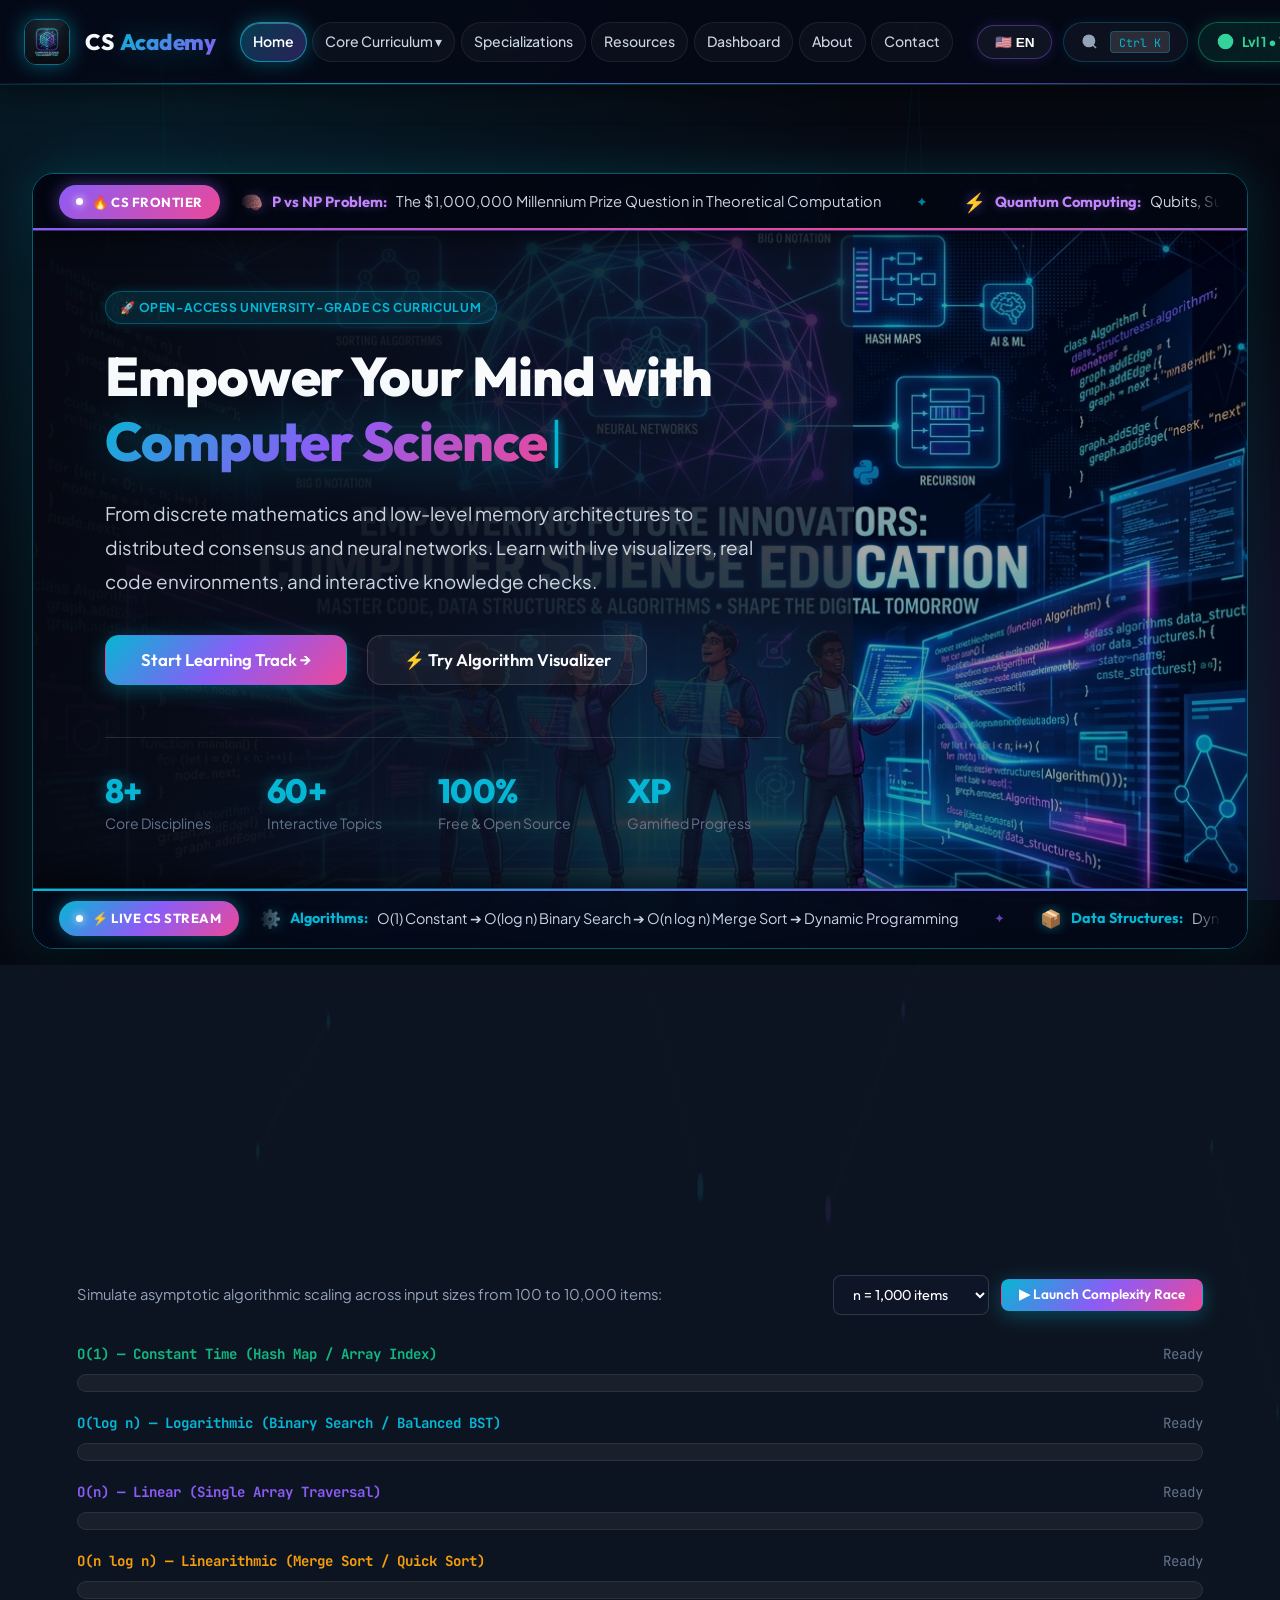
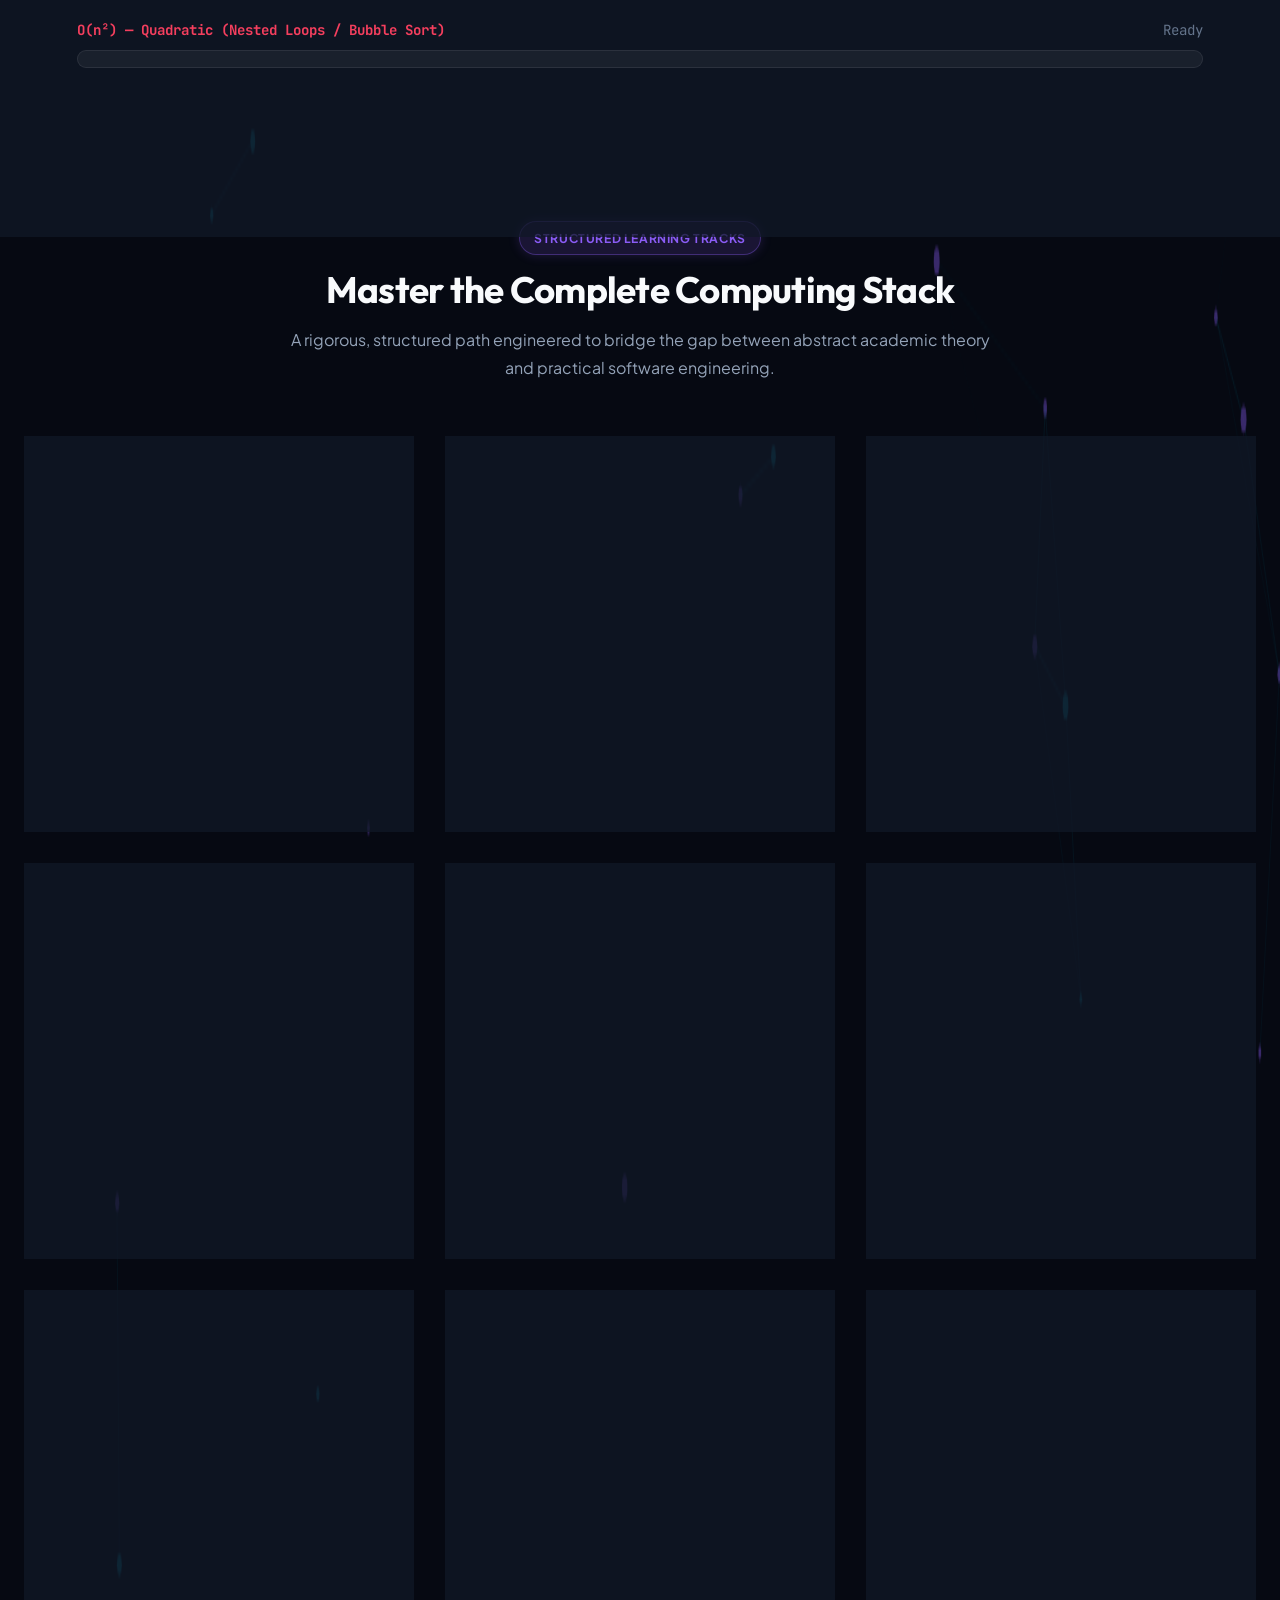
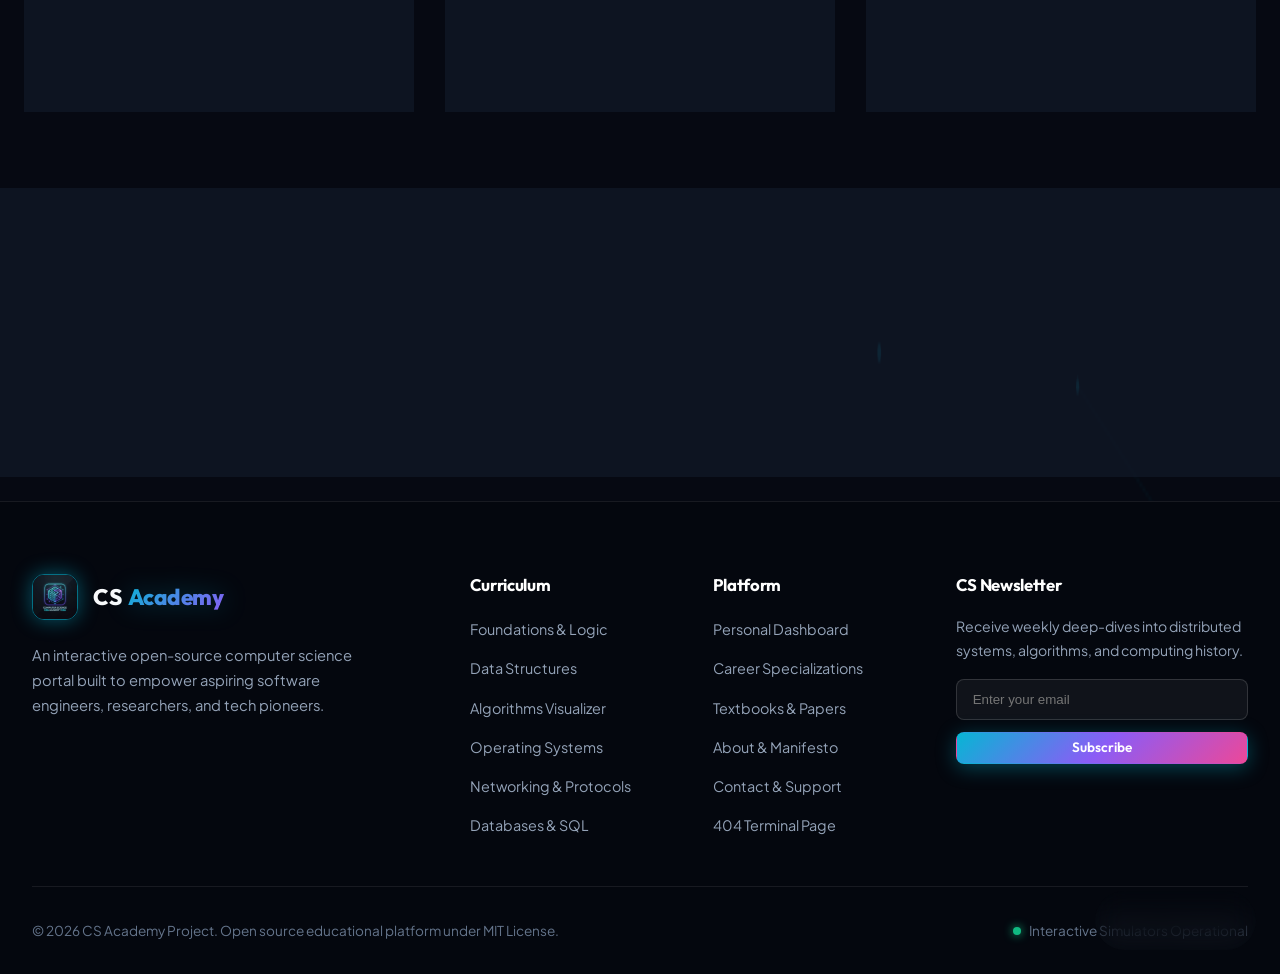
<file: index.html>
<!DOCTYPE html>
<html lang="en">
<head>
  <meta charset="UTF-8">
  <meta name="viewport" content="width=device-width, initial-scale=1.0">
  <title>CS Academy | Master Computer Science from Theory to Systems</title>
  <meta name="description" content="A comprehensive, interactive Computer Science curriculum covering Foundations, Data Structures, Algorithms, Systems, Networks, Databases, and Specializations.">
  <link rel="stylesheet" href="icons.css">
  <link rel="stylesheet" href="style.css">
  <link rel="stylesheet" href="responsive.css">
  <link rel="icon" type="image/png" href="logo.png">
</head>
<body>

  <!-- Background Particle Canvas -->
  <canvas id="particles-canvas"></canvas>

  <!-- Site Header -->
  <header class="site-header">
    <div class="container navbar-container navbar">
      <a href="index.html" class="brand-link" id="brand-logo">
        <img src="logo.png" alt="CS Academy Logo" class="brand-logo-img">
        <div class="brand-text">CS <span>Academy</span></div>
      </a>

      <!-- Desktop & Mobile Navigation Menu -->
      <nav>
        <ul class="nav-menu" id="nav-menu">
          <li class="nav-item"><a href="index.html" class="nav-link active" data-i18n="nav_home">Home</a></li>
          <li class="nav-item has-dropdown">
            <a href="foundations.html" class="nav-link" data-i18n="nav_curriculum">Core Curriculum ▾</a>
            <ul class="dropdown-menu">
              <li class="dropdown-item"><a href="foundations.html" data-i18n="nav_foundations">⚡ Foundations & Logic</a></li>
              <li class="dropdown-item"><a href="data-structures.html" data-i18n="nav_ds">📦 Data Structures</a></li>
              <li class="dropdown-item"><a href="algorithms.html" data-i18n="nav_algo">⚙️ Algorithms & Visualizer</a></li>
              <li class="dropdown-item"><a href="programming.html" data-i18n="nav_prog">💻 Programming & Memory</a></li>
              <li class="dropdown-item"><a href="operating-systems.html" data-i18n="nav_os">🖥️ Operating Systems</a></li>
              <li class="dropdown-item"><a href="networking.html" data-i18n="nav_net">🌐 Computer Networking</a></li>
              <li class="dropdown-item"><a href="databases.html" data-i18n="nav_db">🗄️ Databases & SQL</a></li>
            </ul>
          </li>
          <li class="nav-item"><a href="specializations.html" class="nav-link" data-i18n="nav_specs">Specializations</a></li>
          <li class="nav-item"><a href="resources.html" class="nav-link" data-i18n="nav_res">Resources</a></li>
          <li class="nav-item"><a href="progress.html" class="nav-link" data-i18n="nav_dash">Dashboard</a></li>
          <li class="nav-item"><a href="about.html" class="nav-link" data-i18n="nav_about">About</a></li>
          <li class="nav-item"><a href="contact.html" class="nav-link" data-i18n="nav_contact">Contact</a></li>
        </ul>
      </nav>

      <!-- Action Items -->
      <div class="nav-actions">
        <!-- Language Switcher Button (Khmer / English) -->
        <button class="lang-switcher-btn" id="lang-toggle" title="Switch Language / ប្តូរភាសា">
          <span>🇰🇭 ខ្មែរ / EN</span>
        </button>

        <button class="search-trigger-btn" id="search-trigger" title="Search Curriculum (Ctrl+K)">
          <svg class="cs-icon" viewBox="0 0 24 24" fill="none" stroke="currentColor" stroke-width="2"><circle cx="11" cy="11" r="8"></circle><line x1="21" y1="21" x2="16.65" y2="16.65"></line></svg>
          <span data-i18n="search_btn">Search...</span>
          <span class="kbd-shortcut">Ctrl K</span>
        </button>

        <a href="progress.html" class="progress-pill" id="header-progress-pill" title="Your XP & Level">
          <svg class="cs-icon" viewBox="0 0 24 24" fill="none" stroke="currentColor" stroke-width="2"><circle cx="12" cy="12" r="10"></circle><polyline points="12 6 12 12 16 14"></polyline></svg>
          <span>Lvl 1 • 150 XP</span>
        </a>

        <button class="icon-btn" id="sfx-toggle" title="Toggle Cyber Sound Effects">🔊</button>

        <button class="icon-btn" id="theme-toggle" title="Toggle Theme" aria-label="Toggle Light/Dark Theme">
          <svg class="cs-icon" viewBox="0 0 24 24" fill="none" stroke="currentColor" stroke-width="2"><circle cx="12" cy="12" r="5"></circle><line x1="12" y1="1" x2="12" y2="3"></line><line x1="12" y1="21" x2="12" y2="23"></line><line x1="4.22" y1="4.22" x2="5.64" y2="5.64"></line><line x1="18.36" y1="18.36" x2="19.78" y2="19.78"></line><line x1="1" y1="12" x2="3" y2="12"></line><line x1="21" y1="12" x2="23" y2="12"></line><line x1="4.22" y1="19.78" x2="5.64" y2="18.36"></line><line x1="18.36" y1="5.64" x2="19.78" y2="4.22"></line></svg>
        </button>

        <button class="mobile-toggle" id="mobile-toggle" aria-label="Toggle Navigation Menu">
          ☰
        </button>
      </div>
    </div>
  </header>

  <!-- Hero Banner Section -->
  <main>
    <section class="hero-banner-section">
      <div class="container">
        <div class="hero-banner-card">
          <img src="banner.jpg" alt="Computer Science Hologram" class="hero-banner-bg">

          <!-- Docked Top Running Text Marquee (At the top of Hero Banner Card) -->
          <div class="hero-card-top-ticker" id="hero-card-top-ticker">
            <div class="hero-top-ticker-badge">
              <span class="top-ticker-pulse-violet"></span>
              <span class="hero-top-ticker-label" data-i18n="hero_top_ticker_badge">🔥 CS FRONTIER</span>
            </div>
            <div class="hero-top-ticker-viewport">
              <div class="hero-top-ticker-track" id="hero-top-ticker-track">
                <!-- Set 1 -->
                <div class="hero-top-ticker-item"><span class="ticker-icon">🧠</span> <strong class="top-ticker-title">P vs NP Problem:</strong> The $1,000,000 Millennium Prize Question in Theoretical Computation</div>
                <div class="hero-top-ticker-sep">✦</div>
                <div class="hero-top-ticker-item"><span class="ticker-icon">⚡</span> <strong class="top-ticker-title">Quantum Computing:</strong> Qubits, Superposition, Entanglement &amp; Shor's Factoring Polynomial</div>
                <div class="hero-top-ticker-sep">✦</div>
                <div class="hero-top-ticker-item"><span class="ticker-icon">💡</span> <strong class="top-ticker-title">Alan Turing (1936):</strong> Universal Turing Machine &amp; The Undecidability of the Halting Problem</div>
                <div class="hero-top-ticker-sep">✦</div>
                <div class="hero-top-ticker-item"><span class="ticker-icon">🌐</span> <strong class="top-ticker-title">Shannon's Law:</strong> Information Entropy &amp; The Theoretical Maximum Capacity of Communication Channels</div>
                <div class="hero-top-ticker-sep">✦</div>
                <div class="hero-top-ticker-item"><span class="ticker-icon">💻</span> <strong class="top-ticker-title">Von Neumann Model:</strong> Stored-Program Architecture, CPU Instruction Cycle &amp; System Bus</div>
                <div class="hero-top-ticker-sep">✦</div>
                <div class="hero-top-ticker-item"><span class="ticker-icon">🛡️</span> <strong class="top-ticker-title">CAP Theorem:</strong> Consistency, Availability, and Partition Tolerance Trade-offs in Distributed Clusters</div>
                <div class="hero-top-ticker-sep">✦</div>
                <div class="hero-top-ticker-item"><span class="ticker-icon">🤖</span> <strong class="top-ticker-title">Neural Transformers:</strong> Self-Attention Mechanism &amp; Scaling Laws Driving Modern Frontier AI</div>
                <div class="hero-top-ticker-sep">✦</div>
                <div class="hero-top-ticker-item"><span class="ticker-icon">📜</span> <strong class="top-ticker-title">Dijkstra's Maxim:</strong> "Computer science is no more about computers than astronomy is about telescopes."</div>
                <div class="hero-top-ticker-sep">✦</div>

                <!-- Set 2 (Continuous Loop Duplicate) -->
                <div class="hero-top-ticker-item"><span class="ticker-icon">🧠</span> <strong class="top-ticker-title">P vs NP Problem:</strong> The $1,000,000 Millennium Prize Question in Theoretical Computation</div>
                <div class="hero-top-ticker-sep">✦</div>
                <div class="hero-top-ticker-item"><span class="ticker-icon">⚡</span> <strong class="top-ticker-title">Quantum Computing:</strong> Qubits, Superposition, Entanglement &amp; Shor's Factoring Polynomial</div>
                <div class="hero-top-ticker-sep">✦</div>
                <div class="hero-top-ticker-item"><span class="ticker-icon">💡</span> <strong class="top-ticker-title">Alan Turing (1936):</strong> Universal Turing Machine &amp; The Undecidability of the Halting Problem</div>
                <div class="hero-top-ticker-sep">✦</div>
                <div class="hero-top-ticker-item"><span class="ticker-icon">🌐</span> <strong class="top-ticker-title">Shannon's Law:</strong> Information Entropy &amp; The Theoretical Maximum Capacity of Communication Channels</div>
                <div class="hero-top-ticker-sep">✦</div>
                <div class="hero-top-ticker-item"><span class="ticker-icon">💻</span> <strong class="top-ticker-title">Von Neumann Model:</strong> Stored-Program Architecture, CPU Instruction Cycle &amp; System Bus</div>
                <div class="hero-top-ticker-sep">✦</div>
                <div class="hero-top-ticker-item"><span class="ticker-icon">🛡️</span> <strong class="top-ticker-title">CAP Theorem:</strong> Consistency, Availability, and Partition Tolerance Trade-offs in Distributed Clusters</div>
                <div class="hero-top-ticker-sep">✦</div>
                <div class="hero-top-ticker-item"><span class="ticker-icon">🤖</span> <strong class="top-ticker-title">Neural Transformers:</strong> Self-Attention Mechanism &amp; Scaling Laws Driving Modern Frontier AI</div>
                <div class="hero-top-ticker-sep">✦</div>
                <div class="hero-top-ticker-item"><span class="ticker-icon">📜</span> <strong class="top-ticker-title">Dijkstra's Maxim:</strong> "Computer science is no more about computers than astronomy is about telescopes."</div>
                <div class="hero-top-ticker-sep">✦</div>
              </div>
            </div>
          </div>

          <div class="hero-banner-overlay">
            <div class="badge badge-cyan" style="margin-bottom: 1.25rem;">
              <span data-i18n="hero_badge">🚀 Open-Access University-Grade CS Curriculum</span>
            </div>
            <h1 class="hero-title">
              <span data-i18n="hero_title">Empower Your Mind with</span><br>
              <span class="text-gradient" id="hero-typewriter">Computer Science</span><span class="typewriter-cursor">|</span>
            </h1>
            <p class="hero-subtitle" data-i18n="hero_sub">
              From discrete mathematics and low-level memory architectures to distributed consensus and neural networks. Learn with live visualizers, real code environments, and interactive knowledge checks.
            </p>
            <div class="hero-actions">
              <a href="foundations.html" class="btn btn-primary btn-lg" id="hero-start-btn" data-i18n="hero_btn_start">Start Learning Track →</a>
              <a href="algorithms.html#visualizer" class="btn btn-secondary btn-lg" id="hero-demo-btn">
                <span data-i18n="hero_btn_demo">⚡ Try Algorithm Visualizer</span>
              </a>
            </div>

            <div class="hero-stats-row">
              <div class="stat-item">
                <h3>8+</h3>
                <p data-i18n="stat_tracks">Core Disciplines</p>
              </div>
              <div class="stat-item">
                <h3>60+</h3>
                <p data-i18n="stat_topics">Interactive Topics</p>
              </div>
              <div class="stat-item">
                <h3>100%</h3>
                <p data-i18n="stat_free">Free & Open Source</p>
              </div>
              <div class="stat-item">
                <h3>XP</h3>
                <p data-i18n="stat_xp">Gamified Progress</p>
              </div>
            </div>
          </div>

          <!-- Docked Infinite CS Cyber Ticker (Running Text Directly on Hero Card) -->
          <div class="hero-card-ticker-dock" id="hero-card-ticker">
            <div class="hero-card-ticker-badge">
              <span class="ticker-pulse-cyan"></span>
              <span class="hero-card-ticker-label" data-i18n="ticker_live_badge">⚡ LIVE CS STREAM</span>
            </div>
            <div class="hero-card-ticker-viewport">
              <div class="hero-card-ticker-track" id="hero-card-ticker-track">
                <!-- Set 1 -->
                <div class="hero-ticker-item cs-ticker-item"><span class="ticker-icon">⚙️</span> <strong class="ticker-title">Algorithms:</strong> O(1) Constant ➔ O(log n) Binary Search ➔ O(n log n) Merge Sort ➔ Dynamic Programming</div>
                <div class="hero-ticker-sep cs-ticker-separator">✦</div>
                <div class="hero-ticker-item cs-ticker-item"><span class="ticker-icon">📦</span> <strong class="ticker-title">Data Structures:</strong> Dynamic Arrays • Stacks (LIFO) • Queues (FIFO) • Binary Search Trees • Hash Tables</div>
                <div class="hero-ticker-sep cs-ticker-separator">✦</div>
                <div class="hero-ticker-item cs-ticker-item"><span class="ticker-icon">💻</span> <strong class="ticker-title">Memory &amp; Systems:</strong> Stack vs Heap • Pointer Arithmetic • Virtual Memory Paging • Garbage Collection</div>
                <div class="hero-ticker-sep cs-ticker-separator">✦</div>
                <div class="hero-ticker-item cs-ticker-item"><span class="ticker-icon">🖥️</span> <strong class="ticker-title">Operating Systems:</strong> CPU Round Robin • Multithreading • Mutex Locks • Deadlock Prevention</div>
                <div class="hero-ticker-sep cs-ticker-separator">✦</div>
                <div class="hero-ticker-item cs-ticker-item"><span class="ticker-icon">🌐</span> <strong class="ticker-title">Networking:</strong> 7-Layer OSI • TCP 3-Way Handshake • DNS Hierarchy • HTTP/3 QUIC • CIDR Subnetting</div>
                <div class="hero-ticker-sep cs-ticker-separator">✦</div>
                <div class="hero-ticker-item cs-ticker-item"><span class="ticker-icon">🗄️</span> <strong class="ticker-title">Databases:</strong> ACID Guarantees • Relational Normalization • B+ Tree Indexing • Live SQL Engine</div>
                <div class="hero-ticker-sep cs-ticker-separator">✦</div>
                <div class="hero-ticker-item cs-ticker-item"><span class="ticker-icon">🧠</span> <strong class="ticker-title">AI &amp; Neural Nets:</strong> Deep Learning • Transformer Architecture • Self-Attention • Backpropagation • LLMs</div>
                <div class="hero-ticker-sep cs-ticker-separator">✦</div>
                <div class="hero-ticker-item cs-ticker-item"><span class="ticker-icon">🔐</span> <strong class="ticker-title">Cybersecurity:</strong> AES-256 Encryption • RSA Public Key • Zero Trust Architecture • SHA-256 Hashing</div>
                <div class="hero-ticker-sep cs-ticker-separator">✦</div>

                <!-- Set 2 (Continuous Loop Duplicate) -->
                <div class="hero-ticker-item cs-ticker-item"><span class="ticker-icon">⚙️</span> <strong class="ticker-title">Algorithms:</strong> O(1) Constant ➔ O(log n) Binary Search ➔ O(n log n) Merge Sort ➔ Dynamic Programming</div>
                <div class="hero-ticker-sep cs-ticker-separator">✦</div>
                <div class="hero-ticker-item cs-ticker-item"><span class="ticker-icon">📦</span> <strong class="ticker-title">Data Structures:</strong> Dynamic Arrays • Stacks (LIFO) • Queues (FIFO) • Binary Search Trees • Hash Tables</div>
                <div class="hero-ticker-sep cs-ticker-separator">✦</div>
                <div class="hero-ticker-item cs-ticker-item"><span class="ticker-icon">💻</span> <strong class="ticker-title">Memory &amp; Systems:</strong> Stack vs Heap • Pointer Arithmetic • Virtual Memory Paging • Garbage Collection</div>
                <div class="hero-ticker-sep cs-ticker-separator">✦</div>
                <div class="hero-ticker-item cs-ticker-item"><span class="ticker-icon">🖥️</span> <strong class="ticker-title">Operating Systems:</strong> CPU Round Robin • Multithreading • Mutex Locks • Deadlock Prevention</div>
                <div class="hero-ticker-sep cs-ticker-separator">✦</div>
                <div class="hero-ticker-item cs-ticker-item"><span class="ticker-icon">🌐</span> <strong class="ticker-title">Networking:</strong> 7-Layer OSI • TCP 3-Way Handshake • DNS Hierarchy • HTTP/3 QUIC • CIDR Subnetting</div>
                <div class="hero-ticker-sep cs-ticker-separator">✦</div>
                <div class="hero-ticker-item cs-ticker-item"><span class="ticker-icon">🗄️</span> <strong class="ticker-title">Databases:</strong> ACID Guarantees • Relational Normalization • B+ Tree Indexing • Live SQL Engine</div>
                <div class="hero-ticker-sep cs-ticker-separator">✦</div>
                <div class="hero-ticker-item cs-ticker-item"><span class="ticker-icon">🧠</span> <strong class="ticker-title">AI &amp; Neural Nets:</strong> Deep Learning • Transformer Architecture • Self-Attention • Backpropagation • LLMs</div>
                <div class="hero-ticker-sep cs-ticker-separator">✦</div>
                <div class="hero-ticker-item cs-ticker-item"><span class="ticker-icon">🔐</span> <strong class="ticker-title">Cybersecurity:</strong> AES-256 Encryption • RSA Public Key • Zero Trust Architecture • SHA-256 Hashing</div>
                <div class="hero-ticker-sep cs-ticker-separator">✦</div>
              </div>
            </div>
          </div>
        </div>
      </div>
    </section>

    <!-- Interactive CS Cyber Lab (WOW Factor Playground) -->
    <section class="container" id="cyber-lab">
      <div class="cyber-lab-box tabs-container">
        <div style="display: flex; align-items: center; justify-content: space-between; flex-wrap: wrap; gap: 1.5rem; margin-bottom: 2rem;">
          <div>
            <div class="badge badge-cyan" style="margin-bottom: 0.6rem;">
              <span>⚡ Interactive Computer Science Lab</span>
            </div>
            <h2 style="font-size: 2.1rem; color: #fff;">Live Computing Sandbox</h2>
            <p style="font-size: 0.95rem; margin-bottom: 0;">Experience algorithmic scaling, binary matrix streams, and computer science wisdom live.</p>
          </div>
          <div class="tabs-nav" style="margin-bottom: 0; border-bottom: none;">
            <button class="tab-btn active">⚡ Big-O Speed Race</button>
            <button class="tab-btn">🔡 Live Binary Streamer</button>
            <button class="tab-btn">💻 Live Code Sandbox</button>
            <button class="tab-btn">💡 CS Wisdom &amp; XP</button>
            <button class="btn btn-secondary btn-sm" id="matrix-rain-trigger" style="border-color: #22c55e; color: #22c55e; margin-left: 0.5rem;">
              <span>🌧️</span> Matrix Rain Mode
            </button>
          </div>
        </div>

        <!-- Tab 1: Big-O Race -->
        <div class="tab-pane active">
          <div style="display: flex; align-items: center; justify-content: space-between; flex-wrap: wrap; gap: 1rem; margin-bottom: 1.5rem;">
            <p style="margin-bottom: 0; font-size: 0.92rem; color: var(--text-secondary);">
              Simulate asymptotic algorithmic scaling across input sizes from 100 to 10,000 items:
            </p>
            <div style="display: flex; align-items: center; gap: 0.75rem;">
              <select id="race-size-select" style="padding: 0.55rem 0.95rem; background: var(--bg-input); border: 1px solid var(--border-light); border-radius: var(--radius-sm); color: #fff; font-family: var(--font-heading); font-size: 0.9rem;">
                <option value="100">n = 100 items</option>
                <option value="1000" selected>n = 1,000 items</option>
                <option value="10000">n = 10,000 items</option>
              </select>
              <button class="btn btn-primary btn-sm" id="race-start-btn">▶ Launch Complexity Race</button>
            </div>
          </div>

          <div class="cyber-race-track">
            <div class="race-item">
              <div class="race-meta">
                <span style="color: var(--emerald); font-weight: 700;">O(1) — Constant Time (Hash Map / Array Index)</span>
                <span id="race-time-o1" style="color: var(--text-muted);">Ready</span>
              </div>
              <div class="race-bar-bg"><div class="race-bar-fill c-emerald" id="race-bar-o1"></div></div>
            </div>

            <div class="race-item">
              <div class="race-meta">
                <span style="color: var(--cyan); font-weight: 700;">O(log n) — Logarithmic (Binary Search / Balanced BST)</span>
                <span id="race-time-ologn" style="color: var(--text-muted);">Ready</span>
              </div>
              <div class="race-bar-bg"><div class="race-bar-fill c-cyan" id="race-bar-ologn"></div></div>
            </div>

            <div class="race-item">
              <div class="race-meta">
                <span style="color: var(--purple); font-weight: 700;">O(n) — Linear (Single Array Traversal)</span>
                <span id="race-time-on" style="color: var(--text-muted);">Ready</span>
              </div>
              <div class="race-bar-bg"><div class="race-bar-fill c-purple" id="race-bar-on"></div></div>
            </div>

            <div class="race-item">
              <div class="race-meta">
                <span style="color: var(--amber); font-weight: 700;">O(n log n) — Linearithmic (Merge Sort / Quick Sort)</span>
                <span id="race-time-onlogn" style="color: var(--text-muted);">Ready</span>
              </div>
              <div class="race-bar-bg"><div class="race-bar-fill c-amber" id="race-bar-onlogn"></div></div>
            </div>

            <div class="race-item">
              <div class="race-meta">
                <span style="color: var(--rose); font-weight: 700;">O(n²) — Quadratic (Nested Loops / Bubble Sort)</span>
                <span id="race-time-on2" style="color: var(--text-muted);">Ready</span>
              </div>
              <div class="race-bar-bg"><div class="race-bar-fill c-rose" id="race-bar-on2"></div></div>
            </div>
          </div>
        </div>

        <!-- Tab 2: Binary Streamer -->
        <div class="tab-pane">
          <div style="margin-bottom: 1.5rem;">
            <label style="display: block; font-size: 0.92rem; font-weight: 600; margin-bottom: 0.5rem; color: #fff;">Type any text or code to witness live bit streams &amp; hex representation:</label>
            <input type="text" id="binary-stream-input" placeholder="e.g. Computer Science, សួស្តី, Algorithm..." style="width: 100%; padding: 0.85rem 1.25rem; background: var(--bg-input); border: 1px solid var(--border-light); border-radius: var(--radius-sm); color: var(--cyan); font-family: var(--font-mono); font-size: 1.05rem;">
          </div>

          <div style="display: flex; flex-direction: column; gap: 1.25rem;">
            <div>
              <span style="font-size: 0.82rem; color: var(--text-muted); text-transform: uppercase;">Binary Bit Stream (8-bit ASCII / UTF-8):</span>
              <div class="binary-matrix-stream" id="binary-stream-output">01000011 01010011 00100000 01000001 01100011 01100001 01100100 01100101 01101101 01111001</div>
            </div>
            <div class="grid-2" style="gap: 1.25rem;">
              <div style="background: rgba(0,0,0,0.35); padding: 1.25rem; border-radius: var(--radius-sm); border: 1px solid var(--border-glass);">
                <span style="font-size: 0.8rem; color: var(--text-muted); text-transform: uppercase;">Hexadecimal Representation:</span>
                <div id="hex-stream-output" style="font-family: var(--font-mono); color: var(--purple); font-size: 0.95rem; margin-top: 0.35rem; word-break: break-all;">0x43 0x53 0x20 0x41 0x63 0x61 0x64 0x65 0x6D 0x79</div>
              </div>
              <div style="background: rgba(0,0,0,0.35); padding: 1.25rem; border-radius: var(--radius-sm); border: 1px solid var(--border-glass);">
                <span style="font-size: 0.8rem; color: var(--text-muted); text-transform: uppercase;">XOR Cipher Output (Key 0xAA):</span>
                <div id="cipher-stream-output" style="font-family: var(--font-mono); color: var(--amber); font-size: 0.95rem; margin-top: 0.35rem; word-break: break-all;">E9 F9 8A EB C9 CB CE CF C7 D3</div>
              </div>
            </div>
          </div>
        </div>

        <!-- Tab 3: Live Code Sandbox & Runner -->
        <div class="tab-pane">
          <div style="display: flex; align-items: center; justify-content: space-between; flex-wrap: wrap; gap: 1rem; margin-bottom: 1rem;">
            <p style="margin-bottom: 0; font-size: 0.92rem; color: var(--text-secondary);">
              Run real-time JavaScript algorithms in-browser with live execution benchmarks &amp; output console:
            </p>
            <div style="display: flex; align-items: center; gap: 0.75rem;">
              <select id="sandbox-preset-select" style="padding: 0.55rem 0.95rem; background: var(--bg-input); border: 1px solid var(--border-light); border-radius: var(--radius-sm); color: #fff; font-family: var(--font-heading); font-size: 0.9rem;">
                <option value="fibonacci">🌟 Fibonacci Sequence (DP)</option>
                <option value="binary_search">🔍 Binary Search Algorithm</option>
                <option value="palindrome">🔄 Palindrome &amp; String Reverse</option>
                <option value="bubble_sort">🔢 Bubble Sort Trace</option>
                <option value="prime_sieve">🧮 Sieve of Eratosthenes (Primes)</option>
              </select>
              <button class="btn btn-primary btn-sm" id="sandbox-run-btn">▶ Run Code</button>
              <button class="btn btn-secondary btn-sm" id="sandbox-reset-btn">🔄 Reset</button>
            </div>
          </div>

          <div class="sandbox-editor-wrapper">
            <div class="sandbox-code-area">
              <div class="sandbox-toolbar">
                <div style="display: flex; align-items: center; gap: 6px;">
                  <span class="code-dot dot-red"></span>
                  <span class="code-dot dot-yellow"></span>
                  <span class="code-dot dot-green"></span>
                  <span style="font-family: var(--font-mono); font-size: 0.8rem; color: var(--text-muted); margin-left: 8px;">algorithm_sandbox.js</span>
                </div>
                <span style="font-size: 0.75rem; color: var(--cyan); font-family: var(--font-mono);">ES6 / V8 In-Browser Engine</span>
              </div>
              <textarea id="sandbox-editor" class="sandbox-textarea" spellcheck="false"></textarea>
            </div>

            <div class="sandbox-console">
              <div class="sandbox-console-header">
                <div style="display: flex; align-items: center; gap: 0.5rem;">
                  <span style="width: 8px; height: 8px; border-radius: 50%; background: #22c55e; display: inline-block;"></span>
                  <span>bash - CS Sandbox Output Terminal</span>
                </div>
                <span id="sandbox-metrics" style="font-size: 0.75rem; color: var(--text-muted);">Ready to execute</span>
              </div>
              <div id="sandbox-output" class="sandbox-console-body">
                <div class="console-line dim"># CS Academy In-Browser Runtime v2.4</div>
                <div class="console-line dim"># Click '▶ Run Code' above or press Ctrl+Enter to execute.</div>
                <div class="console-line success">✓ Sandbox initialized. Ready for execution.</div>
              </div>
            </div>
          </div>
        </div>

        <!-- Tab 4: CS Wisdom & XP -->
        <div class="tab-pane">
          <div style="text-align: center; padding: 2.5rem 1.5rem;">
            <div style="font-size: 3rem; margin-bottom: 0.85rem;">💡</div>
            <div id="wisdom-quote-text" style="font-size: 1.35rem; font-style: italic; color: #fff; max-width: 680px; margin: 0 auto 0.75rem; line-height: 1.65;">
              "Programs must be written for people to read, and only incidentally for machines to execute."
            </div>
            <div id="wisdom-author-text" style="font-size: 0.95rem; color: var(--cyan); margin-bottom: 2rem; font-weight: 600;">
              — Harold Abelson (Structure and Interpretation of Computer Programs)
            </div>
            <button class="btn btn-primary" id="wisdom-spin-btn">
              <span>🎲 Spin for New Quote &amp; +25 XP</span>
            </button>
          </div>
        </div>

      </div>
    </section>

    <!-- Quick Curriculum Overview -->
    <section class="container" style="padding: 0 1.5rem 5rem;">
      <div style="text-align: center; max-width: 720px; margin: 0 auto 3.5rem;">
        <span class="badge badge-purple" style="margin-bottom: 0.75rem;" data-i18n="section_track_badge">Structured Learning Tracks</span>
        <h2 style="font-size: 2.3rem; margin-bottom: 0.85rem;" data-i18n="section_track_title">Master the Complete Computing Stack</h2>
        <p data-i18n="section_track_sub">A rigorous, structured path engineered to bridge the gap between abstract academic theory and practical software engineering.</p>
      </div>

      <div class="grid-3">
        <!-- Track 1: Foundations -->
        <div class="card" id="card-foundations">
          <div class="card-icon">⚡</div>
          <span class="badge badge-cyan" style="margin-bottom: 0.5rem;">Semester 1</span>
          <h3 class="card-title">Foundations & Logic</h3>
          <p data-i18n="card_foundations_desc">Discrete mathematics, number systems, two's complement, Boolean algebra, and Big-O computational complexity.</p>
          <div class="card-footer">
            <span style="font-size: 0.82rem; color: var(--text-muted);">8-Bit Bit-Flipper</span>
            <a href="foundations.html" class="btn btn-outline-cyan btn-sm" data-i18n="btn_explore">Explore Track →</a>
          </div>
        </div>

        <!-- Track 2: Data Structures -->
        <div class="card" id="card-data-structures">
          <div class="card-icon purple">📦</div>
          <span class="badge badge-purple" style="margin-bottom: 0.5rem;">Semester 2</span>
          <h3 class="card-title">Data Structures</h3>
          <p data-i18n="card_ds_desc">Continuous vs linked memory, Stacks, Queues, Binary Search Trees, Heaps, and Hash Table collision strategies.</p>
          <div class="card-footer">
            <span style="font-size: 0.82rem; color: var(--text-muted);">Interactive Sandbox</span>
            <a href="data-structures.html" class="btn btn-outline-cyan btn-sm" data-i18n="btn_explore">Explore Track →</a>
          </div>
        </div>

        <!-- Track 3: Algorithms -->
        <div class="card" id="card-algorithms">
          <div class="card-icon emerald">⚙️</div>
          <span class="badge badge-emerald" style="margin-bottom: 0.5rem;">Semester 3</span>
          <h3 class="card-title">Algorithms & Visualizer</h3>
          <p data-i18n="card_algo_desc">Divide and conquer, Quick Sort, Merge Sort, Dijkstra's shortest path, Dynamic Programming, and step-by-step playback.</p>
          <div class="card-footer">
            <span style="font-size: 0.82rem; color: var(--text-muted);">Live Array Visualizer</span>
            <a href="algorithms.html" class="btn btn-outline-cyan btn-sm" data-i18n="btn_explore">Explore Track →</a>
          </div>
        </div>

        <!-- Track 4: Programming -->
        <div class="card" id="card-programming">
          <div class="card-icon amber">💻</div>
          <span class="badge badge-amber" style="margin-bottom: 0.5rem;">Core Concepts</span>
          <h3 class="card-title">Programming & Memory</h3>
          <p data-i18n="card_prog_desc">Stack vs Heap memory management, garbage collection, OOP vs Functional paradigms, and compiler AST pipelines.</p>
          <div class="card-footer">
            <span style="font-size: 0.82rem; color: var(--text-muted);">Multi-Language Demos</span>
            <a href="programming.html" class="btn btn-outline-cyan btn-sm" data-i18n="btn_explore">Explore Track →</a>
          </div>
        </div>

        <!-- Track 5: Operating Systems -->
        <div class="card" id="card-os">
          <div class="card-icon">🖥️</div>
          <span class="badge badge-cyan" style="margin-bottom: 0.5rem;">Systems</span>
          <h3 class="card-title">Operating Systems</h3>
          <p data-i18n="card_os_desc">Process lifecycle, CPU scheduling algorithms, virtual memory paging, multithreading, and deadlock prevention.</p>
          <div class="card-footer">
            <span style="font-size: 0.82rem; color: var(--text-muted);">CPU Scheduler Demo</span>
            <a href="operating-systems.html" class="btn btn-outline-cyan btn-sm" data-i18n="btn_explore">Explore Track →</a>
          </div>
        </div>

        <!-- Track 6: Networking -->
        <div class="card" id="card-networking">
          <div class="card-icon purple">🌐</div>
          <span class="badge badge-purple" style="margin-bottom: 0.5rem;">Infrastructure</span>
          <h3 class="card-title">Computer Networking</h3>
          <p data-i18n="card_net_desc">The 7-Layer OSI model, TCP/IP handshake, DNS resolution architecture, HTTP/3 (QUIC), and CIDR subnet calculation.</p>
          <div class="card-footer">
            <span style="font-size: 0.82rem; color: var(--text-muted);">Packet Inspector</span>
            <a href="networking.html" class="btn btn-outline-cyan btn-sm" data-i18n="btn_explore">Explore Track →</a>
          </div>
        </div>

        <!-- Track 7: Databases -->
        <div class="card" id="card-databases">
          <div class="card-icon emerald">🗄️</div>
          <span class="badge badge-emerald" style="margin-bottom: 0.5rem;">Data Systems</span>
          <h3 class="card-title">Databases & SQL</h3>
          <p data-i18n="card_db_desc">Relational modeling, Normalization (1NF to BCNF), ACID transaction isolation, B+ Tree indexing, and live SQL runner.</p>
          <div class="card-footer">
            <span style="font-size: 0.82rem; color: var(--text-muted);">Interactive SQL Sandbox</span>
            <a href="databases.html" class="btn btn-outline-cyan btn-sm" data-i18n="btn_explore">Explore Track →</a>
          </div>
        </div>

        <!-- Track 8: Specializations -->
        <div class="card" id="card-specializations">
          <div class="card-icon amber">🚀</div>
          <span class="badge badge-amber" style="margin-bottom: 0.5rem;">Advanced Tracks</span>
          <h3 class="card-title">Specializations & AI</h3>
          <p data-i18n="card_specs_desc">Machine Learning, Deep Neural Networks, Modern Cryptography, Distributed Systems, Cloud Architecture, and Quantum basics.</p>
          <div class="card-footer">
            <span style="font-size: 0.82rem; color: var(--text-muted);">Career Roadmaps</span>
            <a href="specializations.html" class="btn btn-outline-cyan btn-sm" data-i18n="btn_explore">Explore Track →</a>
          </div>
        </div>

        <!-- Track 9: Resources & Cheat Sheets -->
        <div class="card" id="card-resources">
          <div class="card-icon">📚</div>
          <span class="badge badge-cyan" style="margin-bottom: 0.5rem;">Library</span>
          <h3 class="card-title">Curated Resources</h3>
          <p data-i18n="card_res_desc">Hand-selected seminal textbooks, classic papers, printable Big-O complexity tables, Git cheatsheets, and interview prep.</p>
          <div class="card-footer">
            <span style="font-size: 0.82rem; color: var(--text-muted);">Downloadable Guides</span>
            <a href="resources.html" class="btn btn-outline-cyan btn-sm" data-i18n="btn_explore">Explore Track →</a>
          </div>
        </div>
      </div>
    </section>

    <!-- Daily Challenge Teaser -->
    <section class="container" style="margin-bottom: 5rem;">
      <div class="visualizer-box" style="border-left: 4px solid var(--cyan);">
        <div style="display: flex; align-items: center; justify-content: space-between; flex-wrap: wrap; gap: 1.5rem;">
          <div>
            <span class="badge badge-cyan" style="margin-bottom: 0.5rem;" data-i18n="daily_title">Daily CS Challenge</span>
            <h3 style="font-size: 1.6rem; margin-bottom: 0.5rem;" data-i18n="daily_heading">Test Your Fundamentals Today</h3>
            <p style="margin-bottom: 0; max-width: 600px;" data-i18n="daily_desc">
              Earn +100 XP and boost your study streak by tackling daily multiple-choice challenges across algorithms, data structures, and computer architecture.
            </p>
          </div>
          <div>
            <a href="progress.html" class="btn btn-primary" data-i18n="daily_btn">Go to Dashboard & Daily Quiz →</a>
          </div>
        </div>
      </div>
    </section>
  </main>

  <!-- Global Search Modal -->
  <div class="search-modal-backdrop" id="search-modal">
    <div class="search-modal-card">
      <div class="search-input-wrap">
        <svg class="cs-icon" viewBox="0 0 24 24" fill="none" stroke="currentColor" stroke-width="2"><circle cx="11" cy="11" r="8"></circle><line x1="21" y1="21" x2="16.65" y2="16.65"></line></svg>
        <input type="text" id="search-input" placeholder="Search algorithms, data structures, systems, SQL..." autocomplete="off">
        <span class="kbd-shortcut">ESC</span>
      </div>
      <ul class="search-results-list" id="search-results"></ul>
      <div class="search-footer">
        <span>Press <kbd class="kbd-shortcut">ESC</kbd> to exit</span>
        <span>CS Academy Knowledge Index</span>
      </div>
    </div>
  </div>

  <!-- Scroll to Top Button -->
  <button id="scroll-top-btn" class="icon-btn" style="position: fixed; bottom: 2rem; right: 2rem; z-index: 900; opacity: 0; pointer-events: none;" title="Scroll to top">
    ↑
  </button>

  <!-- Site Footer -->
  <footer class="site-footer">
    <div class="container">
      <div class="footer-top">
        <div class="footer-brand">
          <a href="index.html" class="brand-link">
            <img src="logo.png" alt="CS Academy Logo" class="brand-logo-img">
            <div class="brand-text">CS <span>Academy</span></div>
          </a>
          <p>An interactive open-source computer science portal built to empower aspiring software engineers, researchers, and tech pioneers.</p>
        </div>

        <div>
          <h4 class="footer-heading">Curriculum</h4>
          <ul class="footer-links">
            <li><a href="foundations.html">Foundations & Logic</a></li>
            <li><a href="data-structures.html">Data Structures</a></li>
            <li><a href="algorithms.html">Algorithms Visualizer</a></li>
            <li><a href="operating-systems.html">Operating Systems</a></li>
            <li><a href="networking.html">Networking & Protocols</a></li>
            <li><a href="databases.html">Databases & SQL</a></li>
          </ul>
        </div>

        <div>
          <h4 class="footer-heading">Platform</h4>
          <ul class="footer-links">
            <li><a href="progress.html">Personal Dashboard</a></li>
            <li><a href="specializations.html">Career Specializations</a></li>
            <li><a href="resources.html">Textbooks & Papers</a></li>
            <li><a href="about.html">About & Manifesto</a></li>
            <li><a href="contact.html">Contact & Support</a></li>
            <li><a href="404.html">404 Terminal Page</a></li>
          </ul>
        </div>

        <div>
          <h4 class="footer-heading">CS Newsletter</h4>
          <p style="font-size: 0.88rem;">Receive weekly deep-dives into distributed systems, algorithms, and computing history.</p>
          <form class="footer-newsletter" onsubmit="event.preventDefault(); showToast('Subscribed to CS Weekly! 🚀'); this.reset();">
            <input type="email" placeholder="Enter your email" required>
            <button type="submit" class="btn btn-primary btn-sm" style="width: 100%;">Subscribe</button>
          </form>
        </div>
      </div>

      <div class="footer-bottom">
        <div>&copy; 2026 CS Academy Project. Open source educational platform under MIT License.</div>
        <div class="status-indicator">
          <span class="status-dot"></span>
          <span>Interactive Simulators Operational</span>
        </div>
      </div>
    </div>
  </footer>

  <script src="main.js"></script>
  <script src="quiz.js"></script>
</body>
</html>
</file>
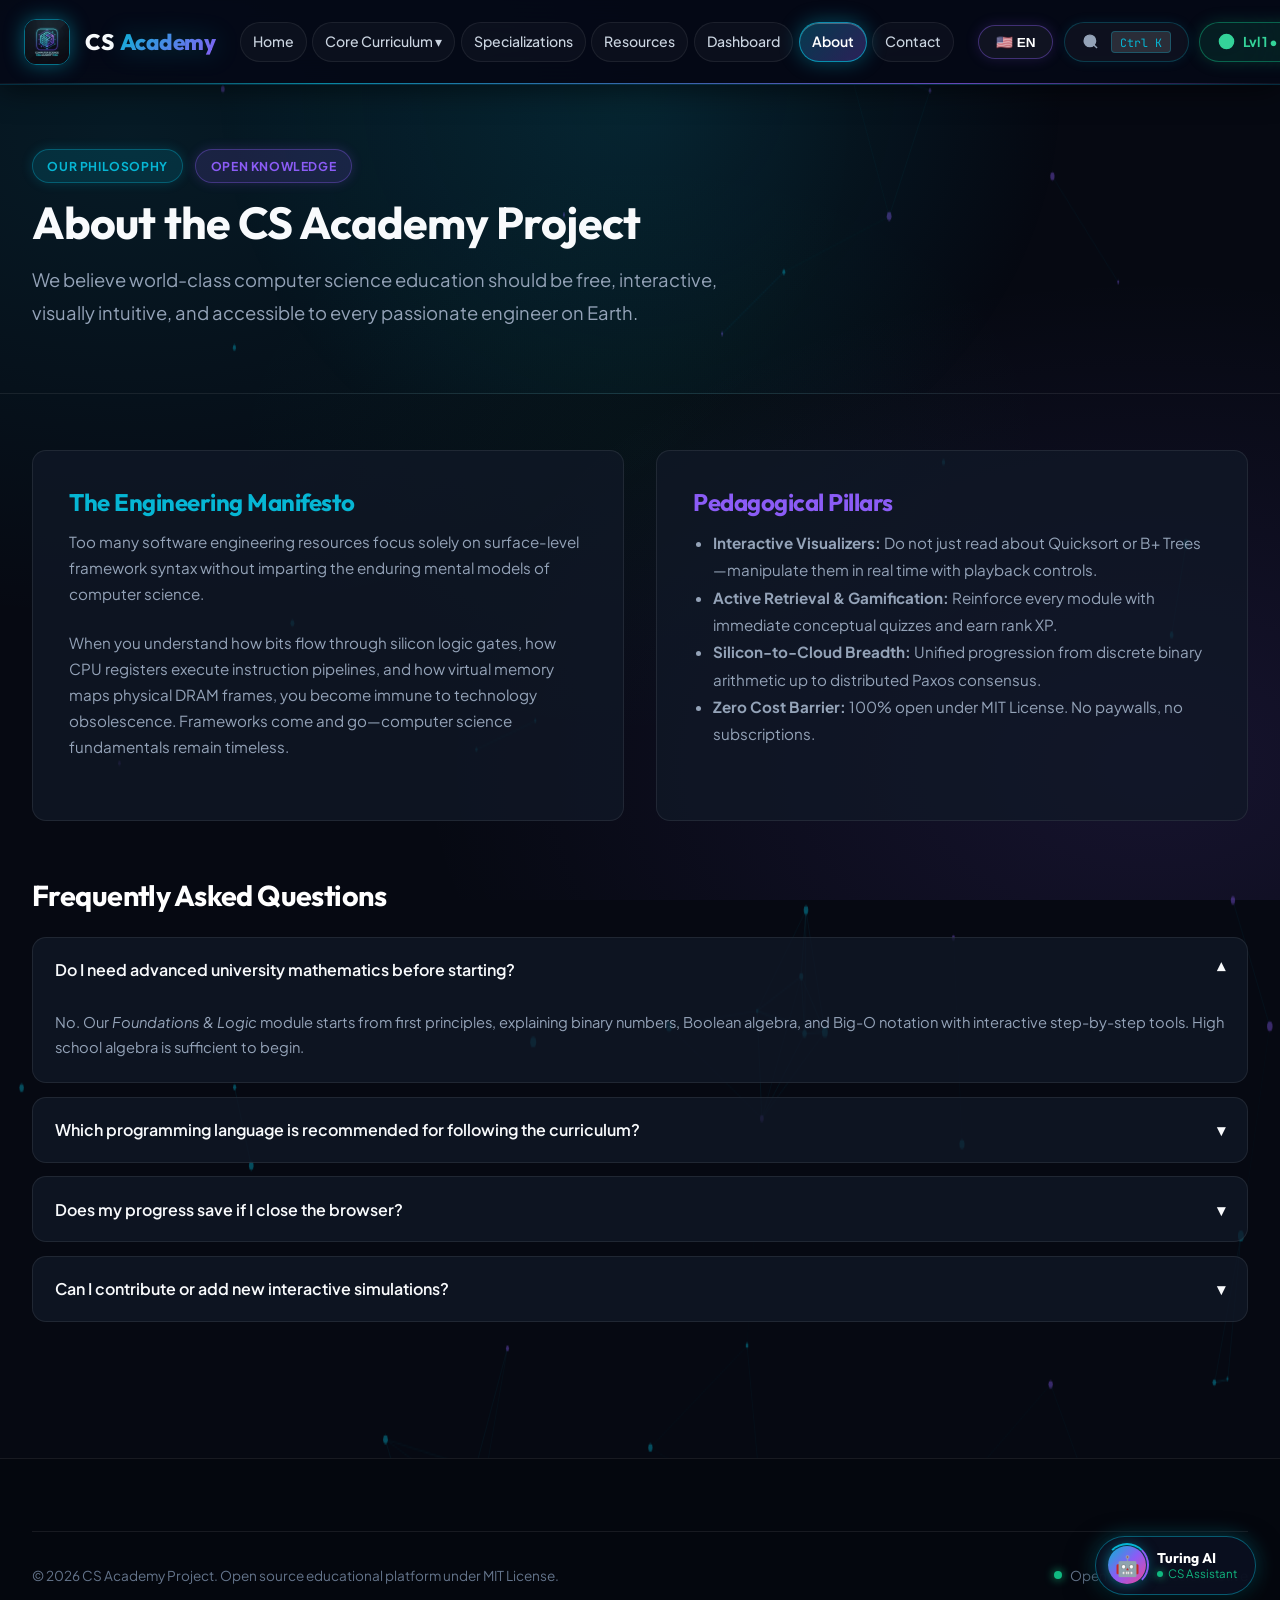
<file: about.html>
<!DOCTYPE html>
<html lang="en">
<head>
  <meta charset="UTF-8">
  <meta name="viewport" content="width=device-width, initial-scale=1.0">
  <title>About CS Academy | Open-Access Computer Science Education</title>
  <meta name="description" content="Discover the mission, pedagogical philosophy, and open-source curriculum behind CS Academy.">
  <link rel="stylesheet" href="icons.css">
  <link rel="stylesheet" href="style.css">
  <link rel="stylesheet" href="responsive.css">
  <link rel="icon" type="image/png" href="logo.png">
</head>
<body>

  <!-- Background Particle Canvas -->
  <canvas id="particles-canvas"></canvas>

  <!-- Header -->
  <header class="site-header">
    <div class="container navbar-container navbar">
      <a href="index.html" class="brand-link">
        <img src="logo.png" alt="CS Academy Logo" class="brand-logo-img">
        <div class="brand-text">CS <span>Academy</span></div>
      </a>
      <nav>
        <ul class="nav-menu" id="nav-menu">
          <li class="nav-item"><a href="index.html" class="nav-link" data-i18n="nav_home">Home</a></li>
          <li class="nav-item has-dropdown">
            <a href="foundations.html" class="nav-link" data-i18n="nav_curriculum">Core Curriculum ▾</a>
            <ul class="dropdown-menu">
              <li class="dropdown-item"><a href="foundations.html" data-i18n="nav_foundations">⚡ Foundations & Logic</a></li>
              <li class="dropdown-item"><a href="data-structures.html" data-i18n="nav_ds">📦 Data Structures</a></li>
              <li class="dropdown-item"><a href="algorithms.html" data-i18n="nav_algo">⚙️ Algorithms & Visualizer</a></li>
              <li class="dropdown-item"><a href="programming.html" data-i18n="nav_prog">💻 Programming & Memory</a></li>
              <li class="dropdown-item"><a href="operating-systems.html" data-i18n="nav_os">🖥️ Operating Systems</a></li>
              <li class="dropdown-item"><a href="networking.html" data-i18n="nav_net">🌐 Computer Networking</a></li>
              <li class="dropdown-item"><a href="databases.html" data-i18n="nav_db">🗄️ Databases & SQL</a></li>
            </ul>
          </li>
          <li class="nav-item"><a href="specializations.html" class="nav-link" data-i18n="nav_specs">Specializations</a></li>
          <li class="nav-item"><a href="resources.html" class="nav-link" data-i18n="nav_res">Resources</a></li>
          <li class="nav-item"><a href="progress.html" class="nav-link" data-i18n="nav_dash">Dashboard</a></li>
          <li class="nav-item"><a href="about.html" class="nav-link active" data-i18n="nav_about">About</a></li>
          <li class="nav-item"><a href="contact.html" class="nav-link" data-i18n="nav_contact">Contact</a></li>
        </ul>
      </nav>
      <div class="nav-actions">
        <!-- Language Switcher Button -->
        <button class="lang-switcher-btn" id="lang-toggle" title="Switch Language / ប្តូរភាសា">
          <span>🇰🇭 ខ្មែរ / EN</span>
        </button>

        <button class="search-trigger-btn" id="search-trigger">
          <svg class="cs-icon" viewBox="0 0 24 24" fill="none" stroke="currentColor" stroke-width="2"><circle cx="11" cy="11" r="8"></circle><line x1="21" y1="21" x2="16.65" y2="16.65"></line></svg>
          <span>Search...</span>
          <span class="kbd-shortcut">Ctrl K</span>
        </button>
        <a href="progress.html" class="progress-pill" id="header-progress-pill">Lvl 1 • 150 XP</a>
        <button class="icon-btn" id="sfx-toggle" title="Toggle Cyber Sound Effects">🔊</button>
        <button class="icon-btn" id="theme-toggle" aria-label="Toggle Theme">☀️</button>
        <button class="mobile-toggle" id="mobile-toggle">☰</button>
      </div>
    </div>
  </header>

  <!-- Page Hero -->
  <section class="page-hero">
    <div class="container page-hero-content">
      <div>
        <div class="page-meta-tags" style="margin-bottom: 0.75rem;">
          <span class="badge badge-cyan">Our Philosophy</span>
          <span class="badge badge-purple">Open Knowledge</span>
        </div>
        <h1 class="page-title">About the CS Academy Project</h1>
        <p class="page-desc">
          We believe world-class computer science education should be free, interactive, visually intuitive, and accessible to every passionate engineer on Earth.
        </p>
      </div>
    </div>
  </section>

  <!-- Main Content -->
  <main class="container" style="padding-bottom: 5rem;">

    <!-- Section 1: The Mission -->
    <section style="margin-bottom: 3.5rem;">
      <div class="grid-2">
        <div class="card">
          <h2 style="font-size: 1.5rem; color: var(--cyan); margin-bottom: 0.75rem;">The Engineering Manifesto</h2>
          <p style="font-size: 0.95rem; line-height: 1.7;">
            Too many software engineering resources focus solely on surface-level framework syntax without imparting the enduring mental models of computer science.
          </p>
          <p style="font-size: 0.95rem; line-height: 1.7;">
            When you understand how bits flow through silicon logic gates, how CPU registers execute instruction pipelines, and how virtual memory maps physical DRAM frames, you become immune to technology obsolescence. Frameworks come and go—computer science fundamentals remain timeless.
          </p>
        </div>

        <div class="card">
          <h2 style="font-size: 1.5rem; color: var(--purple); margin-bottom: 0.75rem;">Pedagogical Pillars</h2>
          <ul style="padding-left: 1.25rem; font-size: 0.95rem; color: var(--text-secondary); line-height: 1.8;">
            <li><strong>Interactive Visualizers:</strong> Do not just read about Quicksort or B+ Trees—manipulate them in real time with playback controls.</li>
            <li><strong>Active Retrieval & Gamification:</strong> Reinforce every module with immediate conceptual quizzes and earn rank XP.</li>
            <li><strong>Silicon-to-Cloud Breadth:</strong> Unified progression from discrete binary arithmetic up to distributed Paxos consensus.</li>
            <li><strong>Zero Cost Barrier:</strong> 100% open under MIT License. No paywalls, no subscriptions.</li>
          </ul>
        </div>
      </div>
    </section>

    <!-- Section 2: Interactive FAQ -->
    <section style="margin-bottom: 3.5rem;">
      <h2 style="font-size: 1.8rem; margin-bottom: 1.25rem; color: #fff;">Frequently Asked Questions</h2>
      <div class="accordion">
        <div class="accordion-item open">
          <div class="accordion-header">
            <span>Do I need advanced university mathematics before starting?</span>
            <span class="accordion-icon">▾</span>
          </div>
          <div class="accordion-content">
            <p style="font-size: 0.92rem; margin-bottom: 0;">
              No. Our <em>Foundations &amp; Logic</em> module starts from first principles, explaining binary numbers, Boolean algebra, and Big-O notation with interactive step-by-step tools. High school algebra is sufficient to begin.
            </p>
          </div>
        </div>

        <div class="accordion-item">
          <div class="accordion-header">
            <span>Which programming language is recommended for following the curriculum?</span>
            <span class="accordion-icon">▾</span>
          </div>
          <div class="accordion-content">
            <p style="font-size: 0.92rem; margin-bottom: 0;">
              Our curriculum includes parallel examples across Python, C++, Java, and Rust. For foundational algorithms, Python provides clarity, while C++ or Rust is ideal for understanding memory layout and pointer mechanics.
            </p>
          </div>
        </div>

        <div class="accordion-item">
          <div class="accordion-header">
            <span>Does my progress save if I close the browser?</span>
            <span class="accordion-icon">▾</span>
          </div>
          <div class="accordion-content">
            <p style="font-size: 0.92rem; margin-bottom: 0;">
              Yes! Your XP, completed lessons, bookmarks, and quiz scores are automatically synchronized to your browser's persistent <code>localStorage</code>. You can also export your full progress profile to a JSON file at any time from the Dashboard.
            </p>
          </div>
        </div>

        <div class="accordion-item">
          <div class="accordion-header">
            <span>Can I contribute or add new interactive simulations?</span>
            <span class="accordion-icon">▾</span>
          </div>
          <div class="accordion-content">
            <p style="font-size: 0.92rem; margin-bottom: 0;">
              Absolutely! CS Academy is open source under the MIT License. Contributions of new visualizers, code examples, and translation tracks are warmly welcomed. Visit our Contact page to get involved.
            </p>
          </div>
        </div>
      </div>
    </section>

  </main>

  <!-- Global Search Modal -->
  <div class="search-modal-backdrop" id="search-modal">
    <div class="search-modal-card">
      <div class="search-input-wrap">
        <svg class="cs-icon" viewBox="0 0 24 24" fill="none" stroke="currentColor" stroke-width="2"><circle cx="11" cy="11" r="8"></circle><line x1="21" y1="21" x2="16.65" y2="16.65"></line></svg>
        <input type="text" id="search-input" placeholder="Search algorithms, data structures, systems, SQL..." autocomplete="off">
        <span class="kbd-shortcut">ESC</span>
      </div>
      <ul class="search-results-list" id="search-results"></ul>
      <div class="search-footer">
        <span>Press <kbd class="kbd-shortcut">ESC</kbd> to exit</span>
        <span>CS Academy Knowledge Index</span>
      </div>
    </div>
  </div>

  <!-- Footer -->
  <footer class="site-footer">
    <div class="container">
      <div class="footer-bottom">
        <div>&copy; 2026 CS Academy Project. Open source educational platform under MIT License.</div>
        <div class="status-indicator">
          <span class="status-dot"></span>
          <span>Open Source Mission Active</span>
        </div>
      </div>
    </div>
  </footer>

  <script src="main.js"></script>
  <script src="quiz.js"></script>
</body>
</html>
</file>
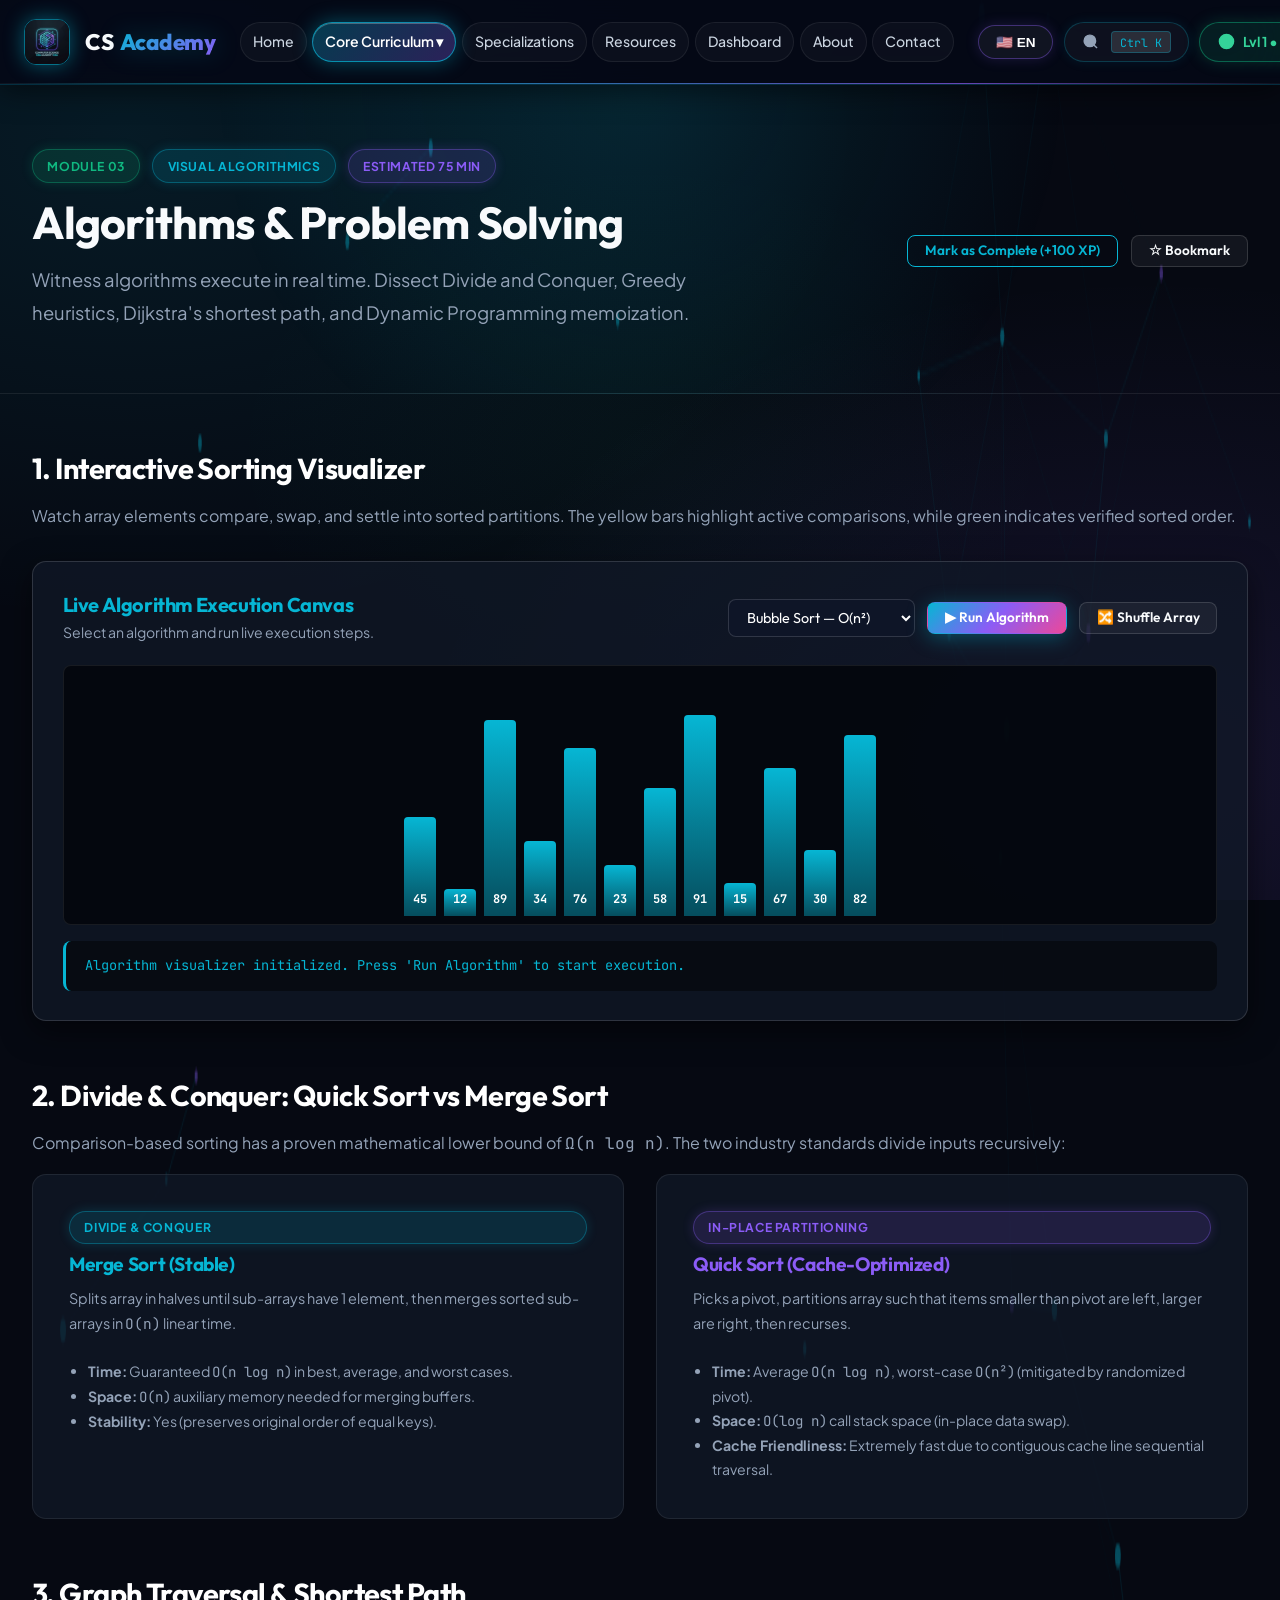
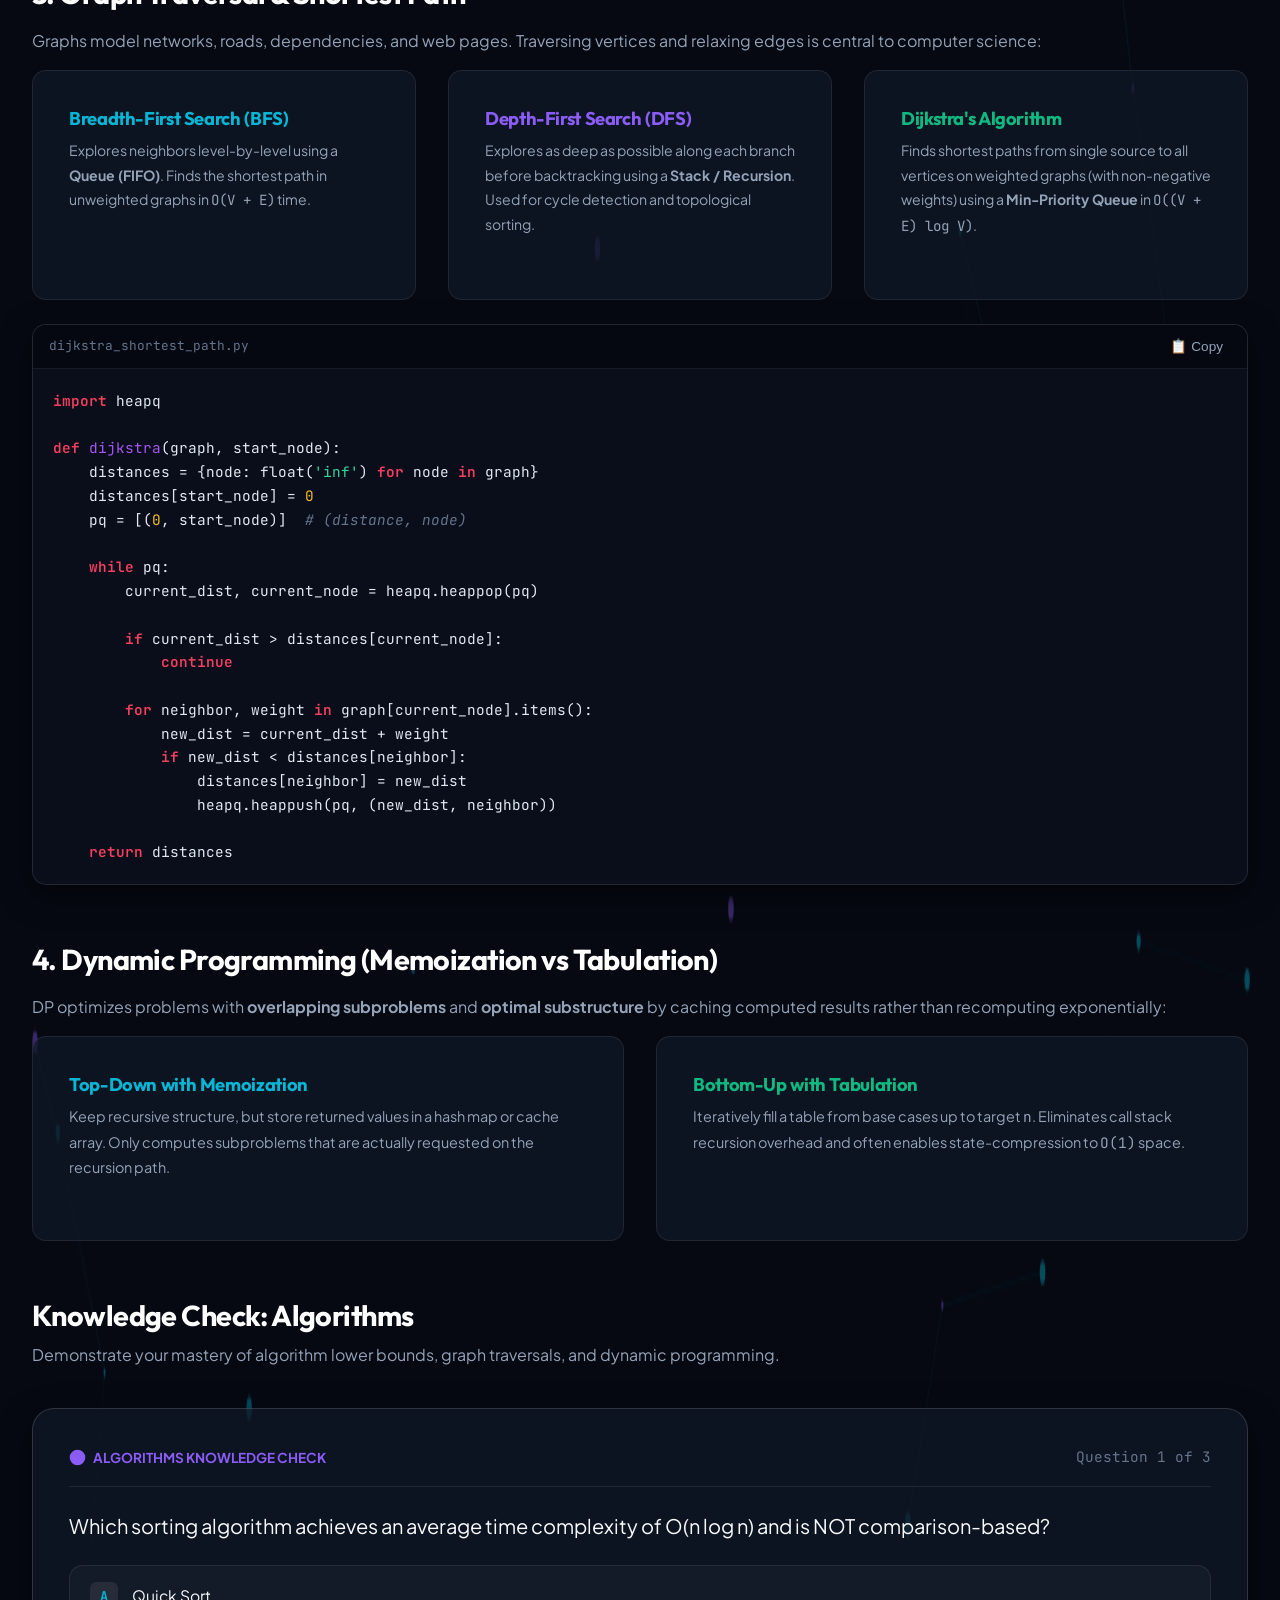
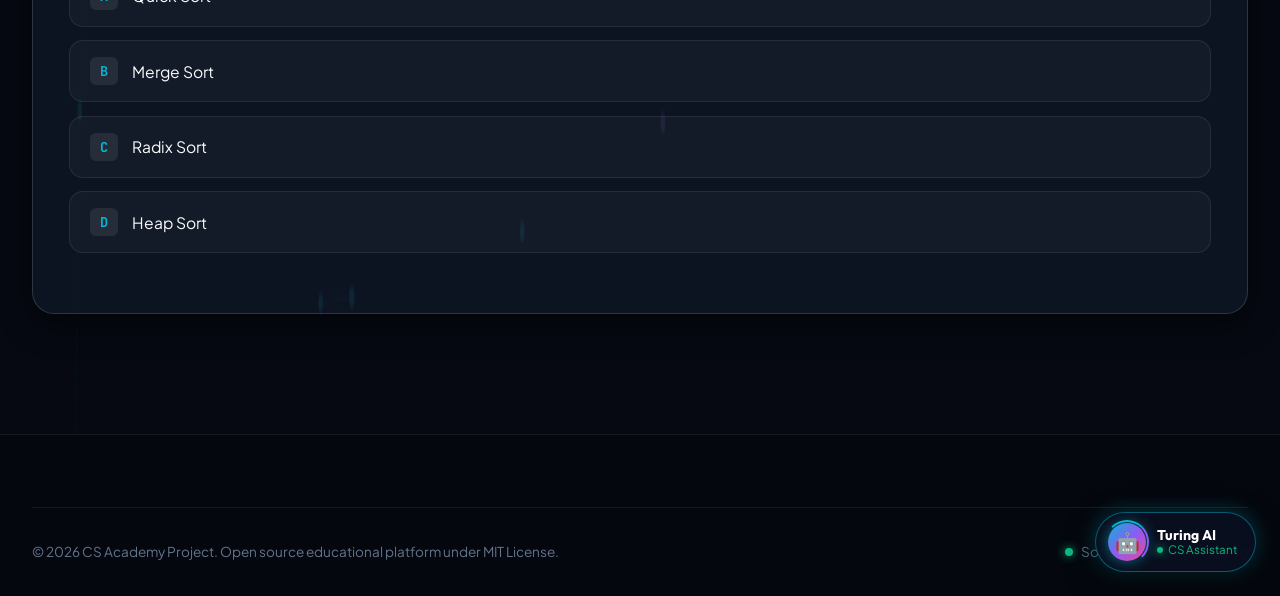
<file: algorithms.html>
<!DOCTYPE html>
<html lang="en">
<head>
  <meta charset="UTF-8">
  <meta name="viewport" content="width=device-width, initial-scale=1.0">
  <title>Algorithms & Visualizer | CS Academy</title>
  <meta name="description" content="Step-by-step interactive sorting visualizer, graph traversals (Dijkstra, BFS, DFS), and Dynamic Programming mastery.">
  <link rel="stylesheet" href="icons.css">
  <link rel="stylesheet" href="style.css">
  <link rel="stylesheet" href="responsive.css">
  <link rel="icon" type="image/png" href="logo.png">
</head>
<body>

  <!-- Background Particle Canvas -->
  <canvas id="particles-canvas"></canvas>

  <!-- Header -->
  <header class="site-header">
    <div class="container navbar-container navbar">
      <a href="index.html" class="brand-link">
        <img src="logo.png" alt="CS Academy Logo" class="brand-logo-img">
        <div class="brand-text">CS <span>Academy</span></div>
      </a>
      <nav>
        <ul class="nav-menu" id="nav-menu">
          <li class="nav-item"><a href="index.html" class="nav-link">Home</a></li>
          <li class="nav-item has-dropdown">
            <a href="foundations.html" class="nav-link active">Core Curriculum ▾</a>
            <ul class="dropdown-menu">
              <li class="dropdown-item"><a href="foundations.html">⚡ Foundations & Logic</a></li>
              <li class="dropdown-item"><a href="data-structures.html">📦 Data Structures</a></li>
              <li class="dropdown-item"><a href="algorithms.html">⚙️ Algorithms & Visualizer</a></li>
              <li class="dropdown-item"><a href="programming.html">💻 Programming & Memory</a></li>
              <li class="dropdown-item"><a href="operating-systems.html">🖥️ Operating Systems</a></li>
              <li class="dropdown-item"><a href="networking.html">🌐 Computer Networking</a></li>
              <li class="dropdown-item"><a href="databases.html">🗄️ Databases & SQL</a></li>
            </ul>
          </li>
          <li class="nav-item"><a href="specializations.html" class="nav-link">Specializations</a></li>
          <li class="nav-item"><a href="resources.html" class="nav-link">Resources</a></li>
          <li class="nav-item"><a href="progress.html" class="nav-link">Dashboard</a></li>
          <li class="nav-item"><a href="about.html" class="nav-link">About</a></li>
          <li class="nav-item"><a href="contact.html" class="nav-link">Contact</a></li>
        </ul>
      </nav>
      <div class="nav-actions">
        <!-- Language Switcher Button -->
        <button class="lang-switcher-btn" id="lang-toggle" title="Switch Language / ប្តូរភាសា">
          <span>🇰🇭 ខ្មែរ / EN</span>
        </button>
        <button class="search-trigger-btn" id="search-trigger">
          <svg class="cs-icon" viewBox="0 0 24 24" fill="none" stroke="currentColor" stroke-width="2"><circle cx="11" cy="11" r="8"></circle><line x1="21" y1="21" x2="16.65" y2="16.65"></line></svg>
          <span>Search...</span>
          <span class="kbd-shortcut">Ctrl K</span>
        </button>
        <a href="progress.html" class="progress-pill" id="header-progress-pill">Lvl 1 • 150 XP</a>
        <button class="icon-btn" id="sfx-toggle" title="Toggle Cyber Sound Effects">🔊</button>
        <button class="icon-btn" id="theme-toggle" aria-label="Toggle Theme">☀️</button>
        <button class="mobile-toggle" id="mobile-toggle">☰</button>
      </div>
    </div>
  </header>

  <!-- Page Hero -->
  <section class="page-hero">
    <div class="container page-hero-content">
      <div>
        <div class="page-meta-tags" style="margin-bottom: 0.75rem;">
          <span class="badge badge-emerald">Module 03</span>
          <span class="badge badge-cyan">Visual Algorithmics</span>
          <span class="badge badge-purple">Estimated 75 min</span>
        </div>
        <h1 class="page-title">Algorithms & Problem Solving</h1>
        <p class="page-desc">
          Witness algorithms execute in real time. Dissect Divide and Conquer, Greedy heuristics, Dijkstra's shortest path, and Dynamic Programming memoization.
        </p>
      </div>
      <div class="lesson-action-strip">
        <button class="btn btn-outline-cyan btn-sm" id="mark-complete-btn" data-topic-id="algorithms">
          <span>Mark as Complete (+100 XP)</span>
        </button>
        <button class="btn btn-secondary btn-sm" id="bookmark-btn" data-topic-id="algorithms">
          <span>☆ Bookmark</span>
        </button>
      </div>
    </div>
  </section>

  <!-- Main Content -->
  <main class="container" style="padding-bottom: 5rem;">

    <!-- Section 1: Live Sorting Visualizer -->
    <section id="sorting" style="margin-bottom: 3.5rem;">
      <h2 style="font-size: 1.8rem; margin-bottom: 1rem; color: #fff;">1. Interactive Sorting Visualizer</h2>
      <p>
        Watch array elements compare, swap, and settle into sorted partitions. The yellow bars highlight active comparisons, while green indicates verified sorted order.
      </p>

      <div class="visualizer-box" id="visualizer">
        <div class="visualizer-header">
          <div>
            <h3 style="font-size: 1.25rem; color: var(--cyan); margin-bottom: 0.25rem;">Live Algorithm Execution Canvas</h3>
            <p style="font-size: 0.88rem; margin-bottom: 0;">Select an algorithm and run live execution steps.</p>
          </div>
          <div class="visualizer-controls">
            <select id="sort-algo-select" style="padding: 0.5rem 0.85rem; background: var(--bg-input); border: 1px solid var(--border-light); border-radius: var(--radius-sm); color: #fff; font-family: var(--font-heading); font-size: 0.9rem;">
              <option value="bubble">Bubble Sort — O(n²)</option>
              <option value="selection">Selection Sort — O(n²)</option>
            </select>
            <button class="btn btn-primary btn-sm" id="sort-play-btn">▶ Run Algorithm</button>
            <button class="btn btn-secondary btn-sm" id="sort-shuffle-btn">🔀 Shuffle Array</button>
          </div>
        </div>

        <div class="visualizer-canvas-wrap" id="sort-canvas">
          <!-- Dynamically populated by main.js -->
        </div>

        <div class="visualizer-log" id="sort-log">
          Algorithm visualizer initialized. Press 'Run Algorithm' to start execution.
        </div>
      </div>
    </section>

    <!-- Section 2: Divide and Conquer Sorting -->
    <section id="divide-conquer" style="margin-bottom: 3.5rem;">
      <h2 style="font-size: 1.8rem; margin-bottom: 1rem; color: #fff;">2. Divide & Conquer: Quick Sort vs Merge Sort</h2>
      <p>
        Comparison-based sorting has a proven mathematical lower bound of <code>Ω(n log n)</code>. The two industry standards divide inputs recursively:
      </p>

      <div class="grid-2">
        <div class="card">
          <div class="badge badge-cyan" style="margin-bottom: 0.5rem;">Divide & Conquer</div>
          <h3 style="font-size: 1.2rem; color: var(--cyan); margin-bottom: 0.6rem;">Merge Sort (Stable)</h3>
          <p style="font-size: 0.9rem;">
            Splits array in halves until sub-arrays have 1 element, then merges sorted sub-arrays in <code>O(n)</code> linear time.
          </p>
          <ul style="padding-left: 1.2rem; font-size: 0.88rem; color: var(--text-secondary); line-height: 1.7;">
            <li><strong>Time:</strong> Guaranteed <code>O(n log n)</code> in best, average, and worst cases.</li>
            <li><strong>Space:</strong> <code>O(n)</code> auxiliary memory needed for merging buffers.</li>
            <li><strong>Stability:</strong> Yes (preserves original order of equal keys).</li>
          </ul>
        </div>

        <div class="card">
          <div class="badge badge-purple" style="margin-bottom: 0.5rem;">In-Place Partitioning</div>
          <h3 style="font-size: 1.2rem; color: var(--purple); margin-bottom: 0.6rem;">Quick Sort (Cache-Optimized)</h3>
          <p style="font-size: 0.9rem;">
            Picks a pivot, partitions array such that items smaller than pivot are left, larger are right, then recurses.
          </p>
          <ul style="padding-left: 1.2rem; font-size: 0.88rem; color: var(--text-secondary); line-height: 1.7;">
            <li><strong>Time:</strong> Average <code>O(n log n)</code>, worst-case <code>O(n²)</code> (mitigated by randomized pivot).</li>
            <li><strong>Space:</strong> <code>O(log n)</code> call stack space (in-place data swap).</li>
            <li><strong>Cache Friendliness:</strong> Extremely fast due to contiguous cache line sequential traversal.</li>
          </ul>
        </div>
      </div>
    </section>

    <!-- Section 3: Graph Algorithms (BFS, DFS, Dijkstra) -->
    <section id="graphs" style="margin-bottom: 3.5rem;">
      <h2 style="font-size: 1.8rem; margin-bottom: 1rem; color: #fff;">3. Graph Traversal & Shortest Path</h2>
      <p>
        Graphs model networks, roads, dependencies, and web pages. Traversing vertices and relaxing edges is central to computer science:
      </p>

      <div class="grid-3">
        <div class="card">
          <h4 style="font-size: 1.15rem; color: var(--cyan); margin-bottom: 0.5rem;">Breadth-First Search (BFS)</h4>
          <p style="font-size: 0.88rem;">
            Explores neighbors level-by-level using a <strong>Queue (FIFO)</strong>. Finds the shortest path in unweighted graphs in <code>O(V + E)</code> time.
          </p>
        </div>

        <div class="card">
          <h4 style="font-size: 1.15rem; color: var(--purple); margin-bottom: 0.5rem;">Depth-First Search (DFS)</h4>
          <p style="font-size: 0.88rem;">
            Explores as deep as possible along each branch before backtracking using a <strong>Stack / Recursion</strong>. Used for cycle detection and topological sorting.
          </p>
        </div>

        <div class="card">
          <h4 style="font-size: 1.15rem; color: var(--emerald); margin-bottom: 0.5rem;">Dijkstra's Algorithm</h4>
          <p style="font-size: 0.88rem;">
            Finds shortest paths from single source to all vertices on weighted graphs (with non-negative weights) using a <strong>Min-Priority Queue</strong> in <code>O((V + E) log V)</code>.
          </p>
        </div>
      </div>

      <div class="code-window" style="margin-top: 1.5rem;">
        <div class="code-header">
          <span class="code-title">dijkstra_shortest_path.py</span>
          <button class="code-copy-btn"><span>📋 Copy</span></button>
        </div>
        <div class="code-body">
          <pre><span class="tok-keyword">import</span> heapq

<span class="tok-keyword">def</span> <span class="tok-func">dijkstra</span>(graph, start_node):
    distances = {node: float(<span class="tok-string">'inf'</span>) <span class="tok-keyword">for</span> node <span class="tok-keyword">in</span> graph}
    distances[start_node] = <span class="tok-num">0</span>
    pq = [(<span class="tok-num">0</span>, start_node)]  <span class="tok-comment"># (distance, node)</span>

    <span class="tok-keyword">while</span> pq:
        current_dist, current_node = heapq.heappop(pq)

        <span class="tok-keyword">if</span> current_dist > distances[current_node]:
            <span class="tok-keyword">continue</span>

        <span class="tok-keyword">for</span> neighbor, weight <span class="tok-keyword">in</span> graph[current_node].items():
            new_dist = current_dist + weight
            <span class="tok-keyword">if</span> new_dist < distances[neighbor]:
                distances[neighbor] = new_dist
                heapq.heappush(pq, (new_dist, neighbor))

    <span class="tok-keyword">return</span> distances</pre>
        </div>
      </div>
    </section>

    <!-- Section 4: Dynamic Programming -->
    <section id="dp" style="margin-bottom: 3.5rem;">
      <h2 style="font-size: 1.8rem; margin-bottom: 1rem; color: #fff;">4. Dynamic Programming (Memoization vs Tabulation)</h2>
      <p>
        DP optimizes problems with <strong>overlapping subproblems</strong> and <strong>optimal substructure</strong> by caching computed results rather than recomputing exponentially:
      </p>

      <div class="grid-2">
        <div class="card">
          <h4 style="font-size: 1.15rem; color: var(--cyan); margin-bottom: 0.5rem;">Top-Down with Memoization</h4>
          <p style="font-size: 0.9rem;">
            Keep recursive structure, but store returned values in a hash map or cache array. Only computes subproblems that are actually requested on the recursion path.
          </p>
        </div>
        <div class="card">
          <h4 style="font-size: 1.15rem; color: var(--emerald); margin-bottom: 0.5rem;">Bottom-Up with Tabulation</h4>
          <p style="font-size: 0.9rem;">
            Iteratively fill a table from base cases up to target <code>n</code>. Eliminates call stack recursion overhead and often enables state-compression to <code>O(1)</code> space.
          </p>
        </div>
      </div>
    </section>

    <!-- Section 5: Quiz -->
    <section id="quiz">
      <h2 style="font-size: 1.8rem; margin-bottom: 0.5rem; color: #fff;">Knowledge Check: Algorithms</h2>
      <p style="margin-bottom: 1.5rem;">Demonstrate your mastery of algorithm lower bounds, graph traversals, and dynamic programming.</p>
      <div class="quiz-widget" id="algorithms-quiz" data-quiz-category="algorithms"></div>
    </section>

  </main>

  <!-- Global Search Modal -->
  <div class="search-modal-backdrop" id="search-modal">
    <div class="search-modal-card">
      <div class="search-input-wrap">
        <svg class="cs-icon" viewBox="0 0 24 24" fill="none" stroke="currentColor" stroke-width="2"><circle cx="11" cy="11" r="8"></circle><line x1="21" y1="21" x2="16.65" y2="16.65"></line></svg>
        <input type="text" id="search-input" placeholder="Search algorithms, data structures, systems, SQL..." autocomplete="off">
        <span class="kbd-shortcut">ESC</span>
      </div>
      <ul class="search-results-list" id="search-results"></ul>
      <div class="search-footer">
        <span>Press <kbd class="kbd-shortcut">ESC</kbd> to exit</span>
        <span>CS Academy Knowledge Index</span>
      </div>
    </div>
  </div>

  <!-- Footer -->
  <footer class="site-footer">
    <div class="container">
      <div class="footer-bottom">
        <div>&copy; 2026 CS Academy Project. Open source educational platform under MIT License.</div>
        <div class="status-indicator">
          <span class="status-dot"></span>
          <span>Sorting Simulator Running</span>
        </div>
      </div>
    </div>
  </footer>

  <script src="main.js"></script>
  <script src="quiz.js"></script>
</body>
</html>
</file>
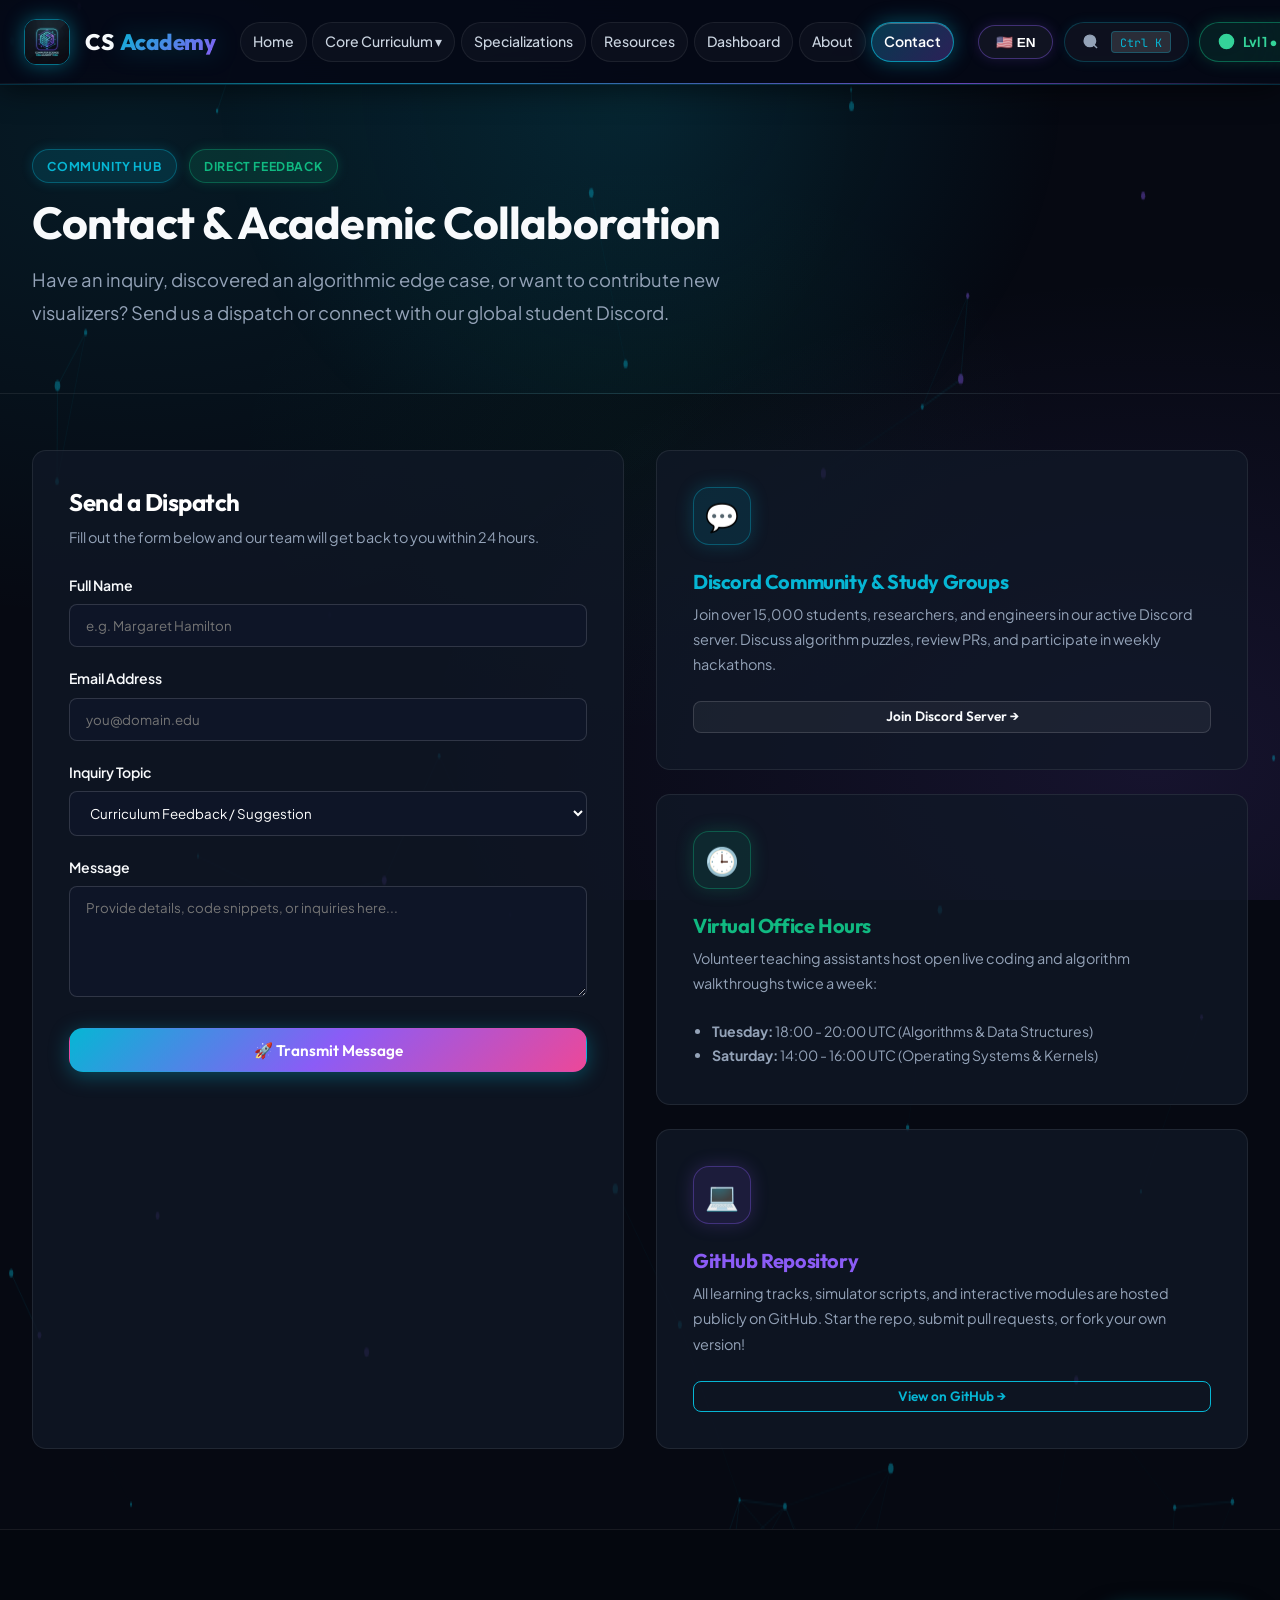
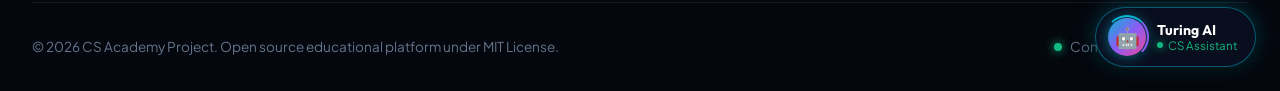
<file: contact.html>
<!DOCTYPE html>
<html lang="en">
<head>
  <meta charset="UTF-8">
  <meta name="viewport" content="width=device-width, initial-scale=1.0">
  <title>Contact & Community | CS Academy</title>
  <meta name="description" content="Get in touch with the CS Academy academic team, submit feedback, report visualizer bugs, or collaborate on open source curriculum.">
  <link rel="stylesheet" href="icons.css">
  <link rel="stylesheet" href="style.css">
  <link rel="stylesheet" href="responsive.css">
  <link rel="icon" type="image/png" href="logo.png">
</head>
<body>

  <!-- Background Particle Canvas -->
  <canvas id="particles-canvas"></canvas>

  <!-- Header -->
  <header class="site-header">
    <div class="container navbar-container navbar">
      <a href="index.html" class="brand-link">
        <img src="logo.png" alt="CS Academy Logo" class="brand-logo-img">
        <div class="brand-text">CS <span>Academy</span></div>
      </a>
      <nav>
        <ul class="nav-menu" id="nav-menu">
          <li class="nav-item"><a href="index.html" class="nav-link" data-i18n="nav_home">Home</a></li>
          <li class="nav-item has-dropdown">
            <a href="foundations.html" class="nav-link" data-i18n="nav_curriculum">Core Curriculum ▾</a>
            <ul class="dropdown-menu">
              <li class="dropdown-item"><a href="foundations.html" data-i18n="nav_foundations">⚡ Foundations & Logic</a></li>
              <li class="dropdown-item"><a href="data-structures.html" data-i18n="nav_ds">📦 Data Structures</a></li>
              <li class="dropdown-item"><a href="algorithms.html" data-i18n="nav_algo">⚙️ Algorithms & Visualizer</a></li>
              <li class="dropdown-item"><a href="programming.html" data-i18n="nav_prog">💻 Programming & Memory</a></li>
              <li class="dropdown-item"><a href="operating-systems.html" data-i18n="nav_os">🖥️ Operating Systems</a></li>
              <li class="dropdown-item"><a href="networking.html" data-i18n="nav_net">🌐 Computer Networking</a></li>
              <li class="dropdown-item"><a href="databases.html" data-i18n="nav_db">🗄️ Databases & SQL</a></li>
            </ul>
          </li>
          <li class="nav-item"><a href="specializations.html" class="nav-link" data-i18n="nav_specs">Specializations</a></li>
          <li class="nav-item"><a href="resources.html" class="nav-link" data-i18n="nav_res">Resources</a></li>
          <li class="nav-item"><a href="progress.html" class="nav-link" data-i18n="nav_dash">Dashboard</a></li>
          <li class="nav-item"><a href="about.html" class="nav-link" data-i18n="nav_about">About</a></li>
          <li class="nav-item"><a href="contact.html" class="nav-link active" data-i18n="nav_contact">Contact</a></li>
        </ul>
      </nav>
      <div class="nav-actions">
        <!-- Language Switcher Button -->
        <button class="lang-switcher-btn" id="lang-toggle" title="Switch Language / ប្តូរភាសា">
          <span>🇰🇭 ខ្មែរ / EN</span>
        </button>

        <button class="search-trigger-btn" id="search-trigger">
          <svg class="cs-icon" viewBox="0 0 24 24" fill="none" stroke="currentColor" stroke-width="2"><circle cx="11" cy="11" r="8"></circle><line x1="21" y1="21" x2="16.65" y2="16.65"></line></svg>
          <span>Search...</span>
          <span class="kbd-shortcut">Ctrl K</span>
        </button>
        <a href="progress.html" class="progress-pill" id="header-progress-pill">Lvl 1 • 150 XP</a>
        <button class="icon-btn" id="sfx-toggle" title="Toggle Cyber Sound Effects">🔊</button>
        <button class="icon-btn" id="theme-toggle" aria-label="Toggle Theme">☀️</button>
        <button class="mobile-toggle" id="mobile-toggle">☰</button>
      </div>
    </div>
  </header>

  <!-- Page Hero -->
  <section class="page-hero">
    <div class="container page-hero-content">
      <div>
        <div class="page-meta-tags" style="margin-bottom: 0.75rem;">
          <span class="badge badge-cyan">Community Hub</span>
          <span class="badge badge-emerald">Direct Feedback</span>
        </div>
        <h1 class="page-title">Contact & Academic Collaboration</h1>
        <p class="page-desc">
          Have an inquiry, discovered an algorithmic edge case, or want to contribute new visualizers? Send us a dispatch or connect with our global student Discord.
        </p>
      </div>
    </div>
  </section>

  <!-- Main Content -->
  <main class="container" style="padding-bottom: 5rem;">

    <div class="grid-2">

      <!-- Form Card -->
      <div class="card">
        <h2 style="font-size: 1.5rem; color: #fff; margin-bottom: 0.5rem;">Send a Dispatch</h2>
        <p style="font-size: 0.9rem; margin-bottom: 1.5rem;">Fill out the form below and our team will get back to you within 24 hours.</p>

        <form id="contact-form" onsubmit="handleContactSubmit(event)">
          <div style="margin-bottom: 1.25rem;">
            <label for="contact-name" style="display: block; font-size: 0.88rem; font-weight: 600; margin-bottom: 0.4rem; color: var(--text-main);">Full Name</label>
            <input type="text" id="contact-name" required placeholder="e.g. Margaret Hamilton" style="width: 100%; padding: 0.75rem 1rem; background: var(--bg-input); border: 1px solid var(--border-light); border-radius: var(--radius-sm); color: #fff; outline: none; font-family: var(--font-body);">
          </div>

          <div style="margin-bottom: 1.25rem;">
            <label for="contact-email" style="display: block; font-size: 0.88rem; font-weight: 600; margin-bottom: 0.4rem; color: var(--text-main);">Email Address</label>
            <input type="email" id="contact-email" required placeholder="you@domain.edu" style="width: 100%; padding: 0.75rem 1rem; background: var(--bg-input); border: 1px solid var(--border-light); border-radius: var(--radius-sm); color: #fff; outline: none; font-family: var(--font-body);">
          </div>

          <div style="margin-bottom: 1.25rem;">
            <label for="contact-subject" style="display: block; font-size: 0.88rem; font-weight: 600; margin-bottom: 0.4rem; color: var(--text-main);">Inquiry Topic</label>
            <select id="contact-subject" style="width: 100%; padding: 0.75rem 1rem; background: var(--bg-input); border: 1px solid var(--border-light); border-radius: var(--radius-sm); color: #fff; outline: none; font-family: var(--font-body);">
              <option value="curriculum">Curriculum Feedback / Suggestion</option>
              <option value="bug">Report Visualizer or Code Error</option>
              <option value="contribution">Open Source Code Contribution</option>
              <option value="general">General Academic Inquiry</option>
            </select>
          </div>

          <div style="margin-bottom: 1.5rem;">
            <label for="contact-msg" style="display: block; font-size: 0.88rem; font-weight: 600; margin-bottom: 0.4rem; color: var(--text-main);">Message</label>
            <textarea id="contact-msg" rows="5" required placeholder="Provide details, code snippets, or inquiries here..." style="width: 100%; padding: 0.75rem 1rem; background: var(--bg-input); border: 1px solid var(--border-light); border-radius: var(--radius-sm); color: #fff; outline: none; font-family: var(--font-body); resize: vertical;"></textarea>
          </div>

          <button type="submit" class="btn btn-primary" style="width: 100%;">
            <span>🚀 Transmit Message</span>
          </button>
        </form>
      </div>

      <!-- Info & Office Hours Card -->
      <div style="display: flex; flex-direction: column; gap: 1.5rem;">
        <div class="card">
          <div class="card-icon">💬</div>
          <h3 style="font-size: 1.25rem; color: var(--cyan); margin-bottom: 0.5rem;">Discord Community & Study Groups</h3>
          <p style="font-size: 0.9rem;">
            Join over 15,000 students, researchers, and engineers in our active Discord server. Discuss algorithm puzzles, review PRs, and participate in weekly hackathons.
          </p>
          <a href="https://discord.com" target="_blank" rel="noopener noreferrer" class="btn btn-secondary btn-sm">Join Discord Server →</a>
        </div>

        <div class="card">
          <div class="card-icon emerald">🕒</div>
          <h3 style="font-size: 1.25rem; color: var(--emerald); margin-bottom: 0.5rem;">Virtual Office Hours</h3>
          <p style="font-size: 0.9rem;">
            Volunteer teaching assistants host open live coding and algorithm walkthroughs twice a week:
          </p>
          <ul style="padding-left: 1.2rem; font-size: 0.88rem; color: var(--text-secondary); line-height: 1.7;">
            <li><strong>Tuesday:</strong> 18:00 - 20:00 UTC (Algorithms &amp; Data Structures)</li>
            <li><strong>Saturday:</strong> 14:00 - 16:00 UTC (Operating Systems &amp; Kernels)</li>
          </ul>
        </div>

        <div class="card">
          <div class="card-icon purple">💻</div>
          <h3 style="font-size: 1.25rem; color: var(--purple); margin-bottom: 0.5rem;">GitHub Repository</h3>
          <p style="font-size: 0.9rem;">
            All learning tracks, simulator scripts, and interactive modules are hosted publicly on GitHub. Star the repo, submit pull requests, or fork your own version!
          </p>
          <a href="https://github.com" target="_blank" rel="noopener noreferrer" class="btn btn-outline-cyan btn-sm">View on GitHub →</a>
        </div>
      </div>

    </div>

  </main>

  <!-- Global Search Modal -->
  <div class="search-modal-backdrop" id="search-modal">
    <div class="search-modal-card">
      <div class="search-input-wrap">
        <svg class="cs-icon" viewBox="0 0 24 24" fill="none" stroke="currentColor" stroke-width="2"><circle cx="11" cy="11" r="8"></circle><line x1="21" y1="21" x2="16.65" y2="16.65"></line></svg>
        <input type="text" id="search-input" placeholder="Search algorithms, data structures, systems, SQL..." autocomplete="off">
        <span class="kbd-shortcut">ESC</span>
      </div>
      <ul class="search-results-list" id="search-results"></ul>
      <div class="search-footer">
        <span>Press <kbd class="kbd-shortcut">ESC</kbd> to exit</span>
        <span>CS Academy Knowledge Index</span>
      </div>
    </div>
  </div>

  <!-- Footer -->
  <footer class="site-footer">
    <div class="container">
      <div class="footer-bottom">
        <div>&copy; 2026 CS Academy Project. Open source educational platform under MIT License.</div>
        <div class="status-indicator">
          <span class="status-dot"></span>
          <span>Communication Lines Open</span>
        </div>
      </div>
    </div>
  </footer>

  <script src="main.js"></script>
  <script src="quiz.js"></script>
  <script>
    function handleContactSubmit(e) {
      e.preventDefault();
      const name = document.getElementById('contact-name').value;
      const isKm = document.body.classList.contains('lang-km');
      showToast(isKm ? `អរគុណ ${name}! សាររបស់អ្នកត្រូវបានបញ្ជូនជោគជ័យ។ 🚀` : `Thank you, ${name}! Your dispatch has been received. 🚀`);
      document.getElementById('contact-form').reset();
    }
  </script>
</body>
</html>
</file>
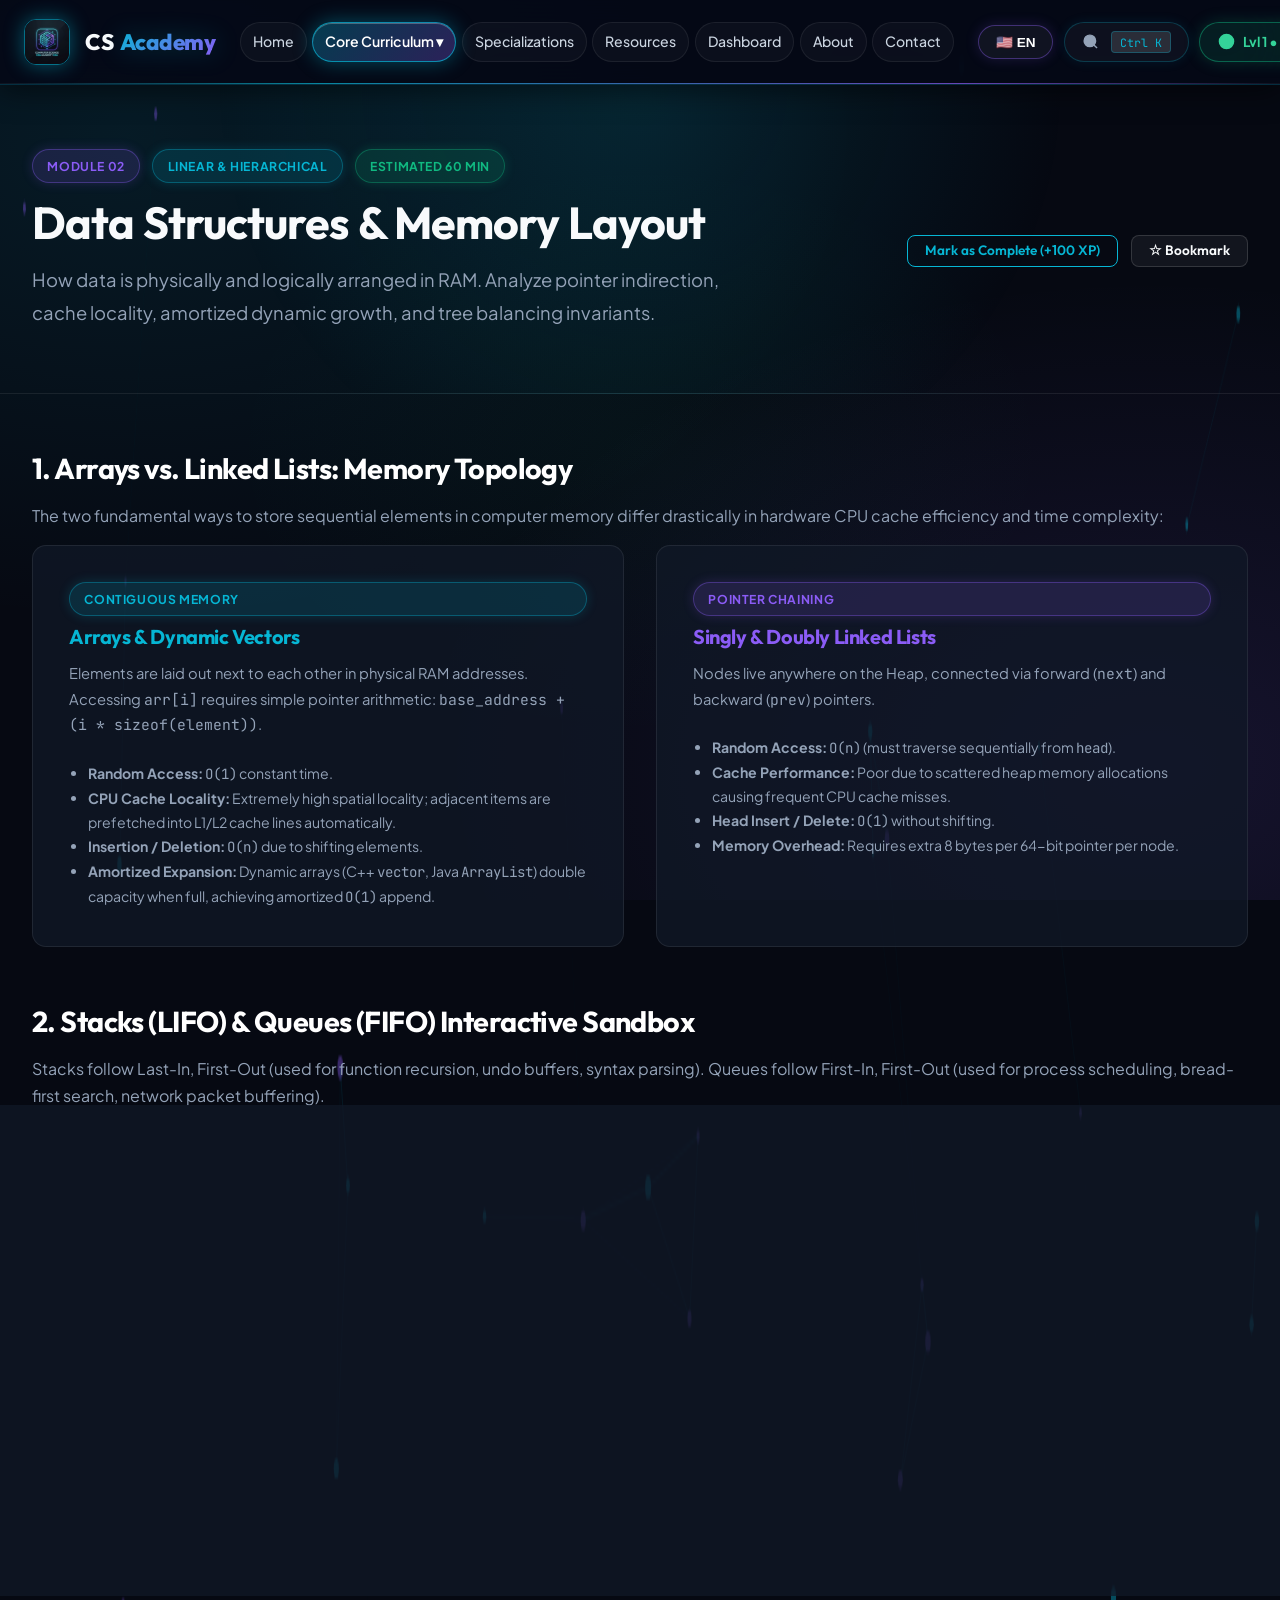
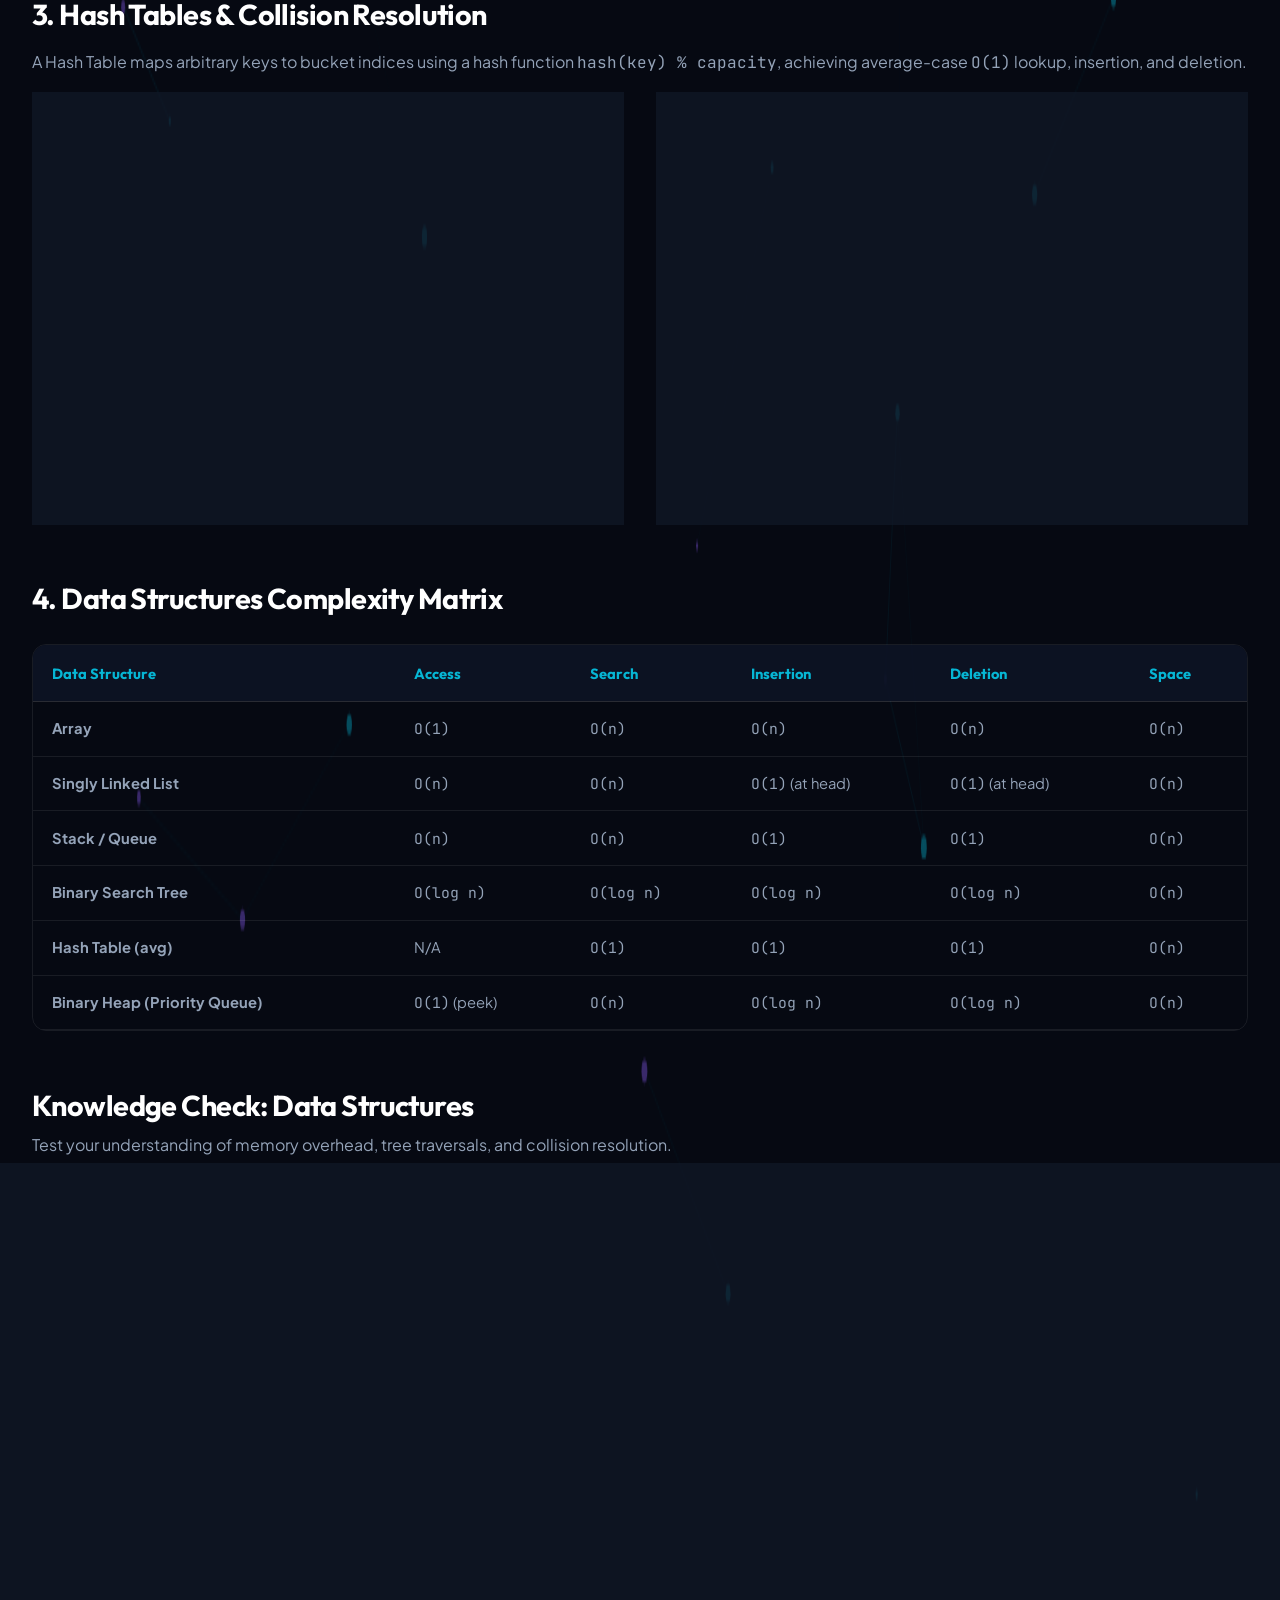
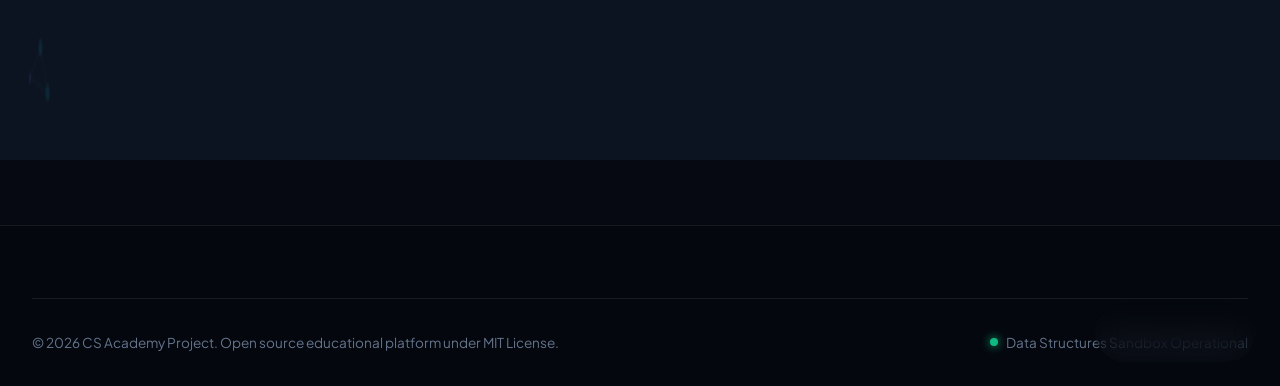
<file: data-structures.html>
<!DOCTYPE html>
<html lang="en">
<head>
  <meta charset="UTF-8">
  <meta name="viewport" content="width=device-width, initial-scale=1.0">
  <title>Data Structures | CS Academy</title>
  <meta name="description" content="Master Arrays, Linked Lists, Stacks, Queues, Binary Search Trees, Heaps, and Hash Tables with interactive visual sandboxes.">
  <link rel="stylesheet" href="icons.css">
  <link rel="stylesheet" href="style.css">
  <link rel="stylesheet" href="responsive.css">
  <link rel="icon" type="image/png" href="logo.png">
</head>
<body>

  <!-- Background Particle Canvas -->
  <canvas id="particles-canvas"></canvas>

  <!-- Site Header -->
  <header class="site-header">
    <div class="container navbar-container navbar">
      <a href="index.html" class="brand-link">
        <img src="logo.png" alt="CS Academy Logo" class="brand-logo-img">
        <div class="brand-text">CS <span>Academy</span></div>
      </a>
      <nav>
        <ul class="nav-menu" id="nav-menu">
          <li class="nav-item"><a href="index.html" class="nav-link">Home</a></li>
          <li class="nav-item has-dropdown">
            <a href="foundations.html" class="nav-link active">Core Curriculum ▾</a>
            <ul class="dropdown-menu">
              <li class="dropdown-item"><a href="foundations.html">⚡ Foundations & Logic</a></li>
              <li class="dropdown-item"><a href="data-structures.html">📦 Data Structures</a></li>
              <li class="dropdown-item"><a href="algorithms.html">⚙️ Algorithms & Visualizer</a></li>
              <li class="dropdown-item"><a href="programming.html">💻 Programming & Memory</a></li>
              <li class="dropdown-item"><a href="operating-systems.html">🖥️ Operating Systems</a></li>
              <li class="dropdown-item"><a href="networking.html">🌐 Computer Networking</a></li>
              <li class="dropdown-item"><a href="databases.html">🗄️ Databases & SQL</a></li>
            </ul>
          </li>
          <li class="nav-item"><a href="specializations.html" class="nav-link">Specializations</a></li>
          <li class="nav-item"><a href="resources.html" class="nav-link">Resources</a></li>
          <li class="nav-item"><a href="progress.html" class="nav-link">Dashboard</a></li>
          <li class="nav-item"><a href="about.html" class="nav-link">About</a></li>
          <li class="nav-item"><a href="contact.html" class="nav-link">Contact</a></li>
        </ul>
      </nav>
      <div class="nav-actions">
        <!-- Language Switcher Button -->
        <button class="lang-switcher-btn" id="lang-toggle" title="Switch Language / ប្តូរភាសា">
          <span>🇰🇭 ខ្មែរ / EN</span>
        </button>
        <button class="search-trigger-btn" id="search-trigger">
          <svg class="cs-icon" viewBox="0 0 24 24" fill="none" stroke="currentColor" stroke-width="2"><circle cx="11" cy="11" r="8"></circle><line x1="21" y1="21" x2="16.65" y2="16.65"></line></svg>
          <span>Search...</span>
          <span class="kbd-shortcut">Ctrl K</span>
        </button>
        <a href="progress.html" class="progress-pill" id="header-progress-pill">Lvl 1 • 150 XP</a>
        <button class="icon-btn" id="sfx-toggle" title="Toggle Cyber Sound Effects">🔊</button>
        <button class="icon-btn" id="theme-toggle" aria-label="Toggle Theme">☀️</button>
        <button class="mobile-toggle" id="mobile-toggle">☰</button>
      </div>
    </div>
  </header>

  <!-- Page Hero -->
  <section class="page-hero">
    <div class="container page-hero-content">
      <div>
        <div class="page-meta-tags" style="margin-bottom: 0.75rem;">
          <span class="badge badge-purple">Module 02</span>
          <span class="badge badge-cyan">Linear & Hierarchical</span>
          <span class="badge badge-emerald">Estimated 60 min</span>
        </div>
        <h1 class="page-title">Data Structures & Memory Layout</h1>
        <p class="page-desc">
          How data is physically and logically arranged in RAM. Analyze pointer indirection, cache locality, amortized dynamic growth, and tree balancing invariants.
        </p>
      </div>
      <div class="lesson-action-strip">
        <button class="btn btn-outline-cyan btn-sm" id="mark-complete-btn" data-topic-id="data-structures">
          <span>Mark as Complete (+100 XP)</span>
        </button>
        <button class="btn btn-secondary btn-sm" id="bookmark-btn" data-topic-id="data-structures">
          <span>☆ Bookmark</span>
        </button>
      </div>
    </div>
  </section>

  <!-- Main Content -->
  <main class="container" style="padding-bottom: 5rem;">

    <!-- Section 1: Arrays vs Linked Lists -->
    <section id="arrays" style="margin-bottom: 3.5rem;">
      <h2 style="font-size: 1.8rem; margin-bottom: 1rem; color: #fff;">1. Arrays vs. Linked Lists: Memory Topology</h2>
      <p>
        The two fundamental ways to store sequential elements in computer memory differ drastically in hardware CPU cache efficiency and time complexity:
      </p>

      <div class="grid-2">
        <div class="card">
          <div class="badge badge-cyan" style="margin-bottom: 0.5rem;">Contiguous Memory</div>
          <h3 style="font-size: 1.25rem; color: var(--cyan); margin-bottom: 0.75rem;">Arrays & Dynamic Vectors</h3>
          <p style="font-size: 0.92rem;">
            Elements are laid out next to each other in physical RAM addresses. Accessing <code>arr[i]</code> requires simple pointer arithmetic: <code>base_address + (i * sizeof(element))</code>.
          </p>
          <ul style="padding-left: 1.2rem; font-size: 0.88rem; color: var(--text-secondary); line-height: 1.7;">
            <li><strong>Random Access:</strong> <code>O(1)</code> constant time.</li>
            <li><strong>CPU Cache Locality:</strong> Extremely high spatial locality; adjacent items are prefetched into L1/L2 cache lines automatically.</li>
            <li><strong>Insertion / Deletion:</strong> <code>O(n)</code> due to shifting elements.</li>
            <li><strong>Amortized Expansion:</strong> Dynamic arrays (C++ <code>vector</code>, Java <code>ArrayList</code>) double capacity when full, achieving amortized <code>O(1)</code> append.</li>
          </ul>
        </div>

        <div class="card">
          <div class="badge badge-purple" style="margin-bottom: 0.5rem;">Pointer Chaining</div>
          <h3 style="font-size: 1.25rem; color: var(--purple); margin-bottom: 0.75rem;">Singly & Doubly Linked Lists</h3>
          <p style="font-size: 0.92rem;">
            Nodes live anywhere on the Heap, connected via forward (<code>next</code>) and backward (<code>prev</code>) pointers.
          </p>
          <ul style="padding-left: 1.2rem; font-size: 0.88rem; color: var(--text-secondary); line-height: 1.7;">
            <li><strong>Random Access:</strong> <code>O(n)</code> (must traverse sequentially from <code>head</code>).</li>
            <li><strong>Cache Performance:</strong> Poor due to scattered heap memory allocations causing frequent CPU cache misses.</li>
            <li><strong>Head Insert / Delete:</strong> <code>O(1)</code> without shifting.</li>
            <li><strong>Memory Overhead:</strong> Requires extra 8 bytes per 64-bit pointer per node.</li>
          </ul>
        </div>
      </div>
    </section>

    <!-- Section 2: Stacks & Queues Sandbox -->
    <section id="stacks-queues" style="margin-bottom: 3.5rem;">
      <h2 style="font-size: 1.8rem; margin-bottom: 1rem; color: #fff;">2. Stacks (LIFO) & Queues (FIFO) Interactive Sandbox</h2>
      <p>
        Stacks follow Last-In, First-Out (used for function recursion, undo buffers, syntax parsing). Queues follow First-In, First-Out (used for process scheduling, bread-first search, network packet buffering).
      </p>

      <div class="visualizer-box">
        <div class="visualizer-header">
          <div>
            <h3 style="font-size: 1.2rem; color: var(--cyan); margin-bottom: 0.25rem;">Live Memory Buffer Sandbox</h3>
            <p style="font-size: 0.88rem; margin-bottom: 0;">Push, Pop, Enqueue, or Dequeue nodes and observe dynamic buffer states.</p>
          </div>
          <div class="visualizer-controls">
            <button class="btn btn-outline-cyan btn-sm" id="stack-push-btn">Stack: Push()</button>
            <button class="btn btn-secondary btn-sm" id="stack-pop-btn">Stack: Pop()</button>
            <button class="btn btn-outline-cyan btn-sm" id="queue-push-btn">Queue: Enqueue()</button>
            <button class="btn btn-secondary btn-sm" id="queue-pop-btn">Queue: Dequeue()</button>
          </div>
        </div>

        <div class="ds-sandbox" id="ds-elements-container">
          <!-- Populated by JS -->
        </div>

        <div class="visualizer-log" id="ds-status-text">
          Interactive buffer initialized with 3 nodes. Ready for operations.
        </div>
      </div>
    </section>

    <!-- Section 3: Hash Tables -->
    <section id="hash-tables" style="margin-bottom: 3.5rem;">
      <h2 style="font-size: 1.8rem; margin-bottom: 1rem; color: #fff;">3. Hash Tables & Collision Resolution</h2>
      <p>
        A Hash Table maps arbitrary keys to bucket indices using a hash function <code>hash(key) % capacity</code>, achieving average-case <code>O(1)</code> lookup, insertion, and deletion.
      </p>

      <div class="grid-2">
        <div class="card">
          <h4 style="font-size: 1.15rem; color: var(--emerald); margin-bottom: 0.5rem;">Separate Chaining</h4>
          <p style="font-size: 0.9rem;">
            Each bucket points to a linked list or red-black tree (e.g. Java 8+ <code>HashMap</code> converts to a balanced tree when bucket chain length exceeds 8).
          </p>
          <div class="code-window">
            <div class="code-header"><span class="code-title">Bucket Node Structure</span></div>
            <div class="code-body">
              <pre><span class="tok-keyword">struct</span> Node {
  <span class="tok-type">string</span> key;
  <span class="tok-type">int</span> val;
  Node* next;
};</pre>
            </div>
          </div>
        </div>

        <div class="card">
          <h4 style="font-size: 1.15rem; color: var(--amber); margin-bottom: 0.5rem;">Open Addressing (Probing)</h4>
          <p style="font-size: 0.9rem;">
            All entries reside directly within the array. On collision, probe alternative slots:
          </p>
          <ul style="padding-left: 1.25rem; font-size: 0.88rem; color: var(--text-secondary); line-height: 1.7;">
            <li><strong>Linear Probing:</strong> <code>h(k, i) = (h(k) + i) % m</code> (vulnerable to primary clustering).</li>
            <li><strong>Quadratic Probing:</strong> <code>h(k, i) = (h(k) + c₁i + c₂i²) % m</code>.</li>
            <li><strong>Double Hashing:</strong> <code>h(k, i) = (h₁(k) + i · h₂(k)) % m</code>.</li>
            <li><strong>Robin Hood Hashing:</strong> Steal slots from 'richer' entries to minimize maximum probe distance.</li>
          </ul>
        </div>
      </div>
    </section>

    <!-- Section 4: Data Structure Complexity Table -->
    <section id="complexity-table" style="margin-bottom: 3.5rem;">
      <h2 style="font-size: 1.8rem; margin-bottom: 1rem; color: #fff;">4. Data Structures Complexity Matrix</h2>
      <div class="cs-table-wrap">
        <table class="cs-table">
          <thead>
            <tr>
              <th>Data Structure</th>
              <th>Access</th>
              <th>Search</th>
              <th>Insertion</th>
              <th>Deletion</th>
              <th>Space</th>
            </tr>
          </thead>
          <tbody>
            <tr>
              <td><strong>Array</strong></td>
              <td><code>O(1)</code></td>
              <td><code>O(n)</code></td>
              <td><code>O(n)</code></td>
              <td><code>O(n)</code></td>
              <td><code>O(n)</code></td>
            </tr>
            <tr>
              <td><strong>Singly Linked List</strong></td>
              <td><code>O(n)</code></td>
              <td><code>O(n)</code></td>
              <td><code>O(1)</code> (at head)</td>
              <td><code>O(1)</code> (at head)</td>
              <td><code>O(n)</code></td>
            </tr>
            <tr>
              <td><strong>Stack / Queue</strong></td>
              <td><code>O(n)</code></td>
              <td><code>O(n)</code></td>
              <td><code>O(1)</code></td>
              <td><code>O(1)</code></td>
              <td><code>O(n)</code></td>
            </tr>
            <tr>
              <td><strong>Binary Search Tree</strong></td>
              <td><code>O(log n)</code></td>
              <td><code>O(log n)</code></td>
              <td><code>O(log n)</code></td>
              <td><code>O(log n)</code></td>
              <td><code>O(n)</code></td>
            </tr>
            <tr>
              <td><strong>Hash Table (avg)</strong></td>
              <td>N/A</td>
              <td><code>O(1)</code></td>
              <td><code>O(1)</code></td>
              <td><code>O(1)</code></td>
              <td><code>O(n)</code></td>
            </tr>
            <tr>
              <td><strong>Binary Heap (Priority Queue)</strong></td>
              <td><code>O(1)</code> (peek)</td>
              <td><code>O(n)</code></td>
              <td><code>O(log n)</code></td>
              <td><code>O(log n)</code></td>
              <td><code>O(n)</code></td>
            </tr>
          </tbody>
        </table>
      </div>
    </section>

    <!-- Section 5: Quiz -->
    <section id="quiz">
      <h2 style="font-size: 1.8rem; margin-bottom: 0.5rem; color: #fff;">Knowledge Check: Data Structures</h2>
      <p style="margin-bottom: 1.5rem;">Test your understanding of memory overhead, tree traversals, and collision resolution.</p>
      <div class="quiz-widget" id="ds-quiz" data-quiz-category="data-structures"></div>
    </section>

  </main>

  <!-- Global Search Modal -->
  <div class="search-modal-backdrop" id="search-modal">
    <div class="search-modal-card">
      <div class="search-input-wrap">
        <svg class="cs-icon" viewBox="0 0 24 24" fill="none" stroke="currentColor" stroke-width="2"><circle cx="11" cy="11" r="8"></circle><line x1="21" y1="21" x2="16.65" y2="16.65"></line></svg>
        <input type="text" id="search-input" placeholder="Search algorithms, data structures, systems, SQL..." autocomplete="off">
        <span class="kbd-shortcut">ESC</span>
      </div>
      <ul class="search-results-list" id="search-results"></ul>
      <div class="search-footer">
        <span>Press <kbd class="kbd-shortcut">ESC</kbd> to exit</span>
        <span>CS Academy Knowledge Index</span>
      </div>
    </div>
  </div>

  <!-- Footer -->
  <footer class="site-footer">
    <div class="container">
      <div class="footer-bottom">
        <div>&copy; 2026 CS Academy Project. Open source educational platform under MIT License.</div>
        <div class="status-indicator">
          <span class="status-dot"></span>
          <span>Data Structures Sandbox Operational</span>
        </div>
      </div>
    </div>
  </footer>

  <script src="main.js"></script>
  <script src="quiz.js"></script>
</body>
</html>
</file>
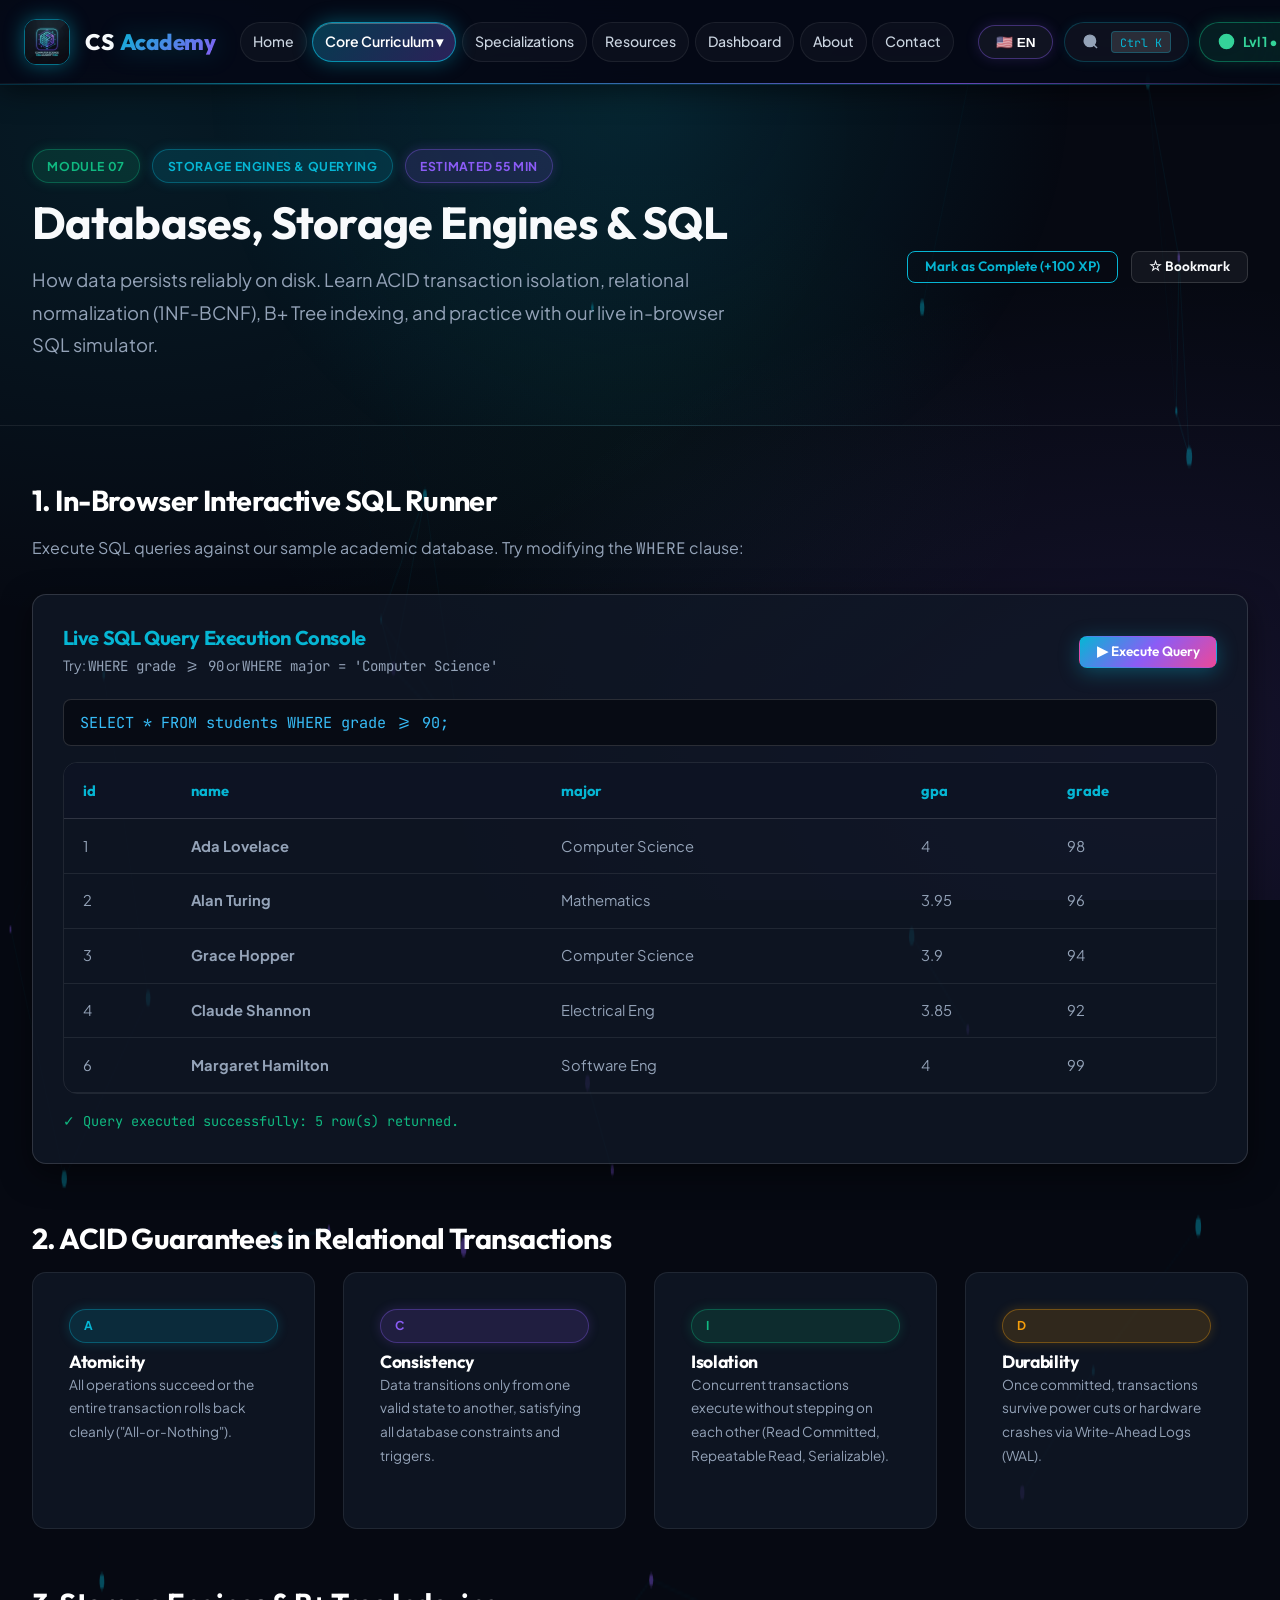
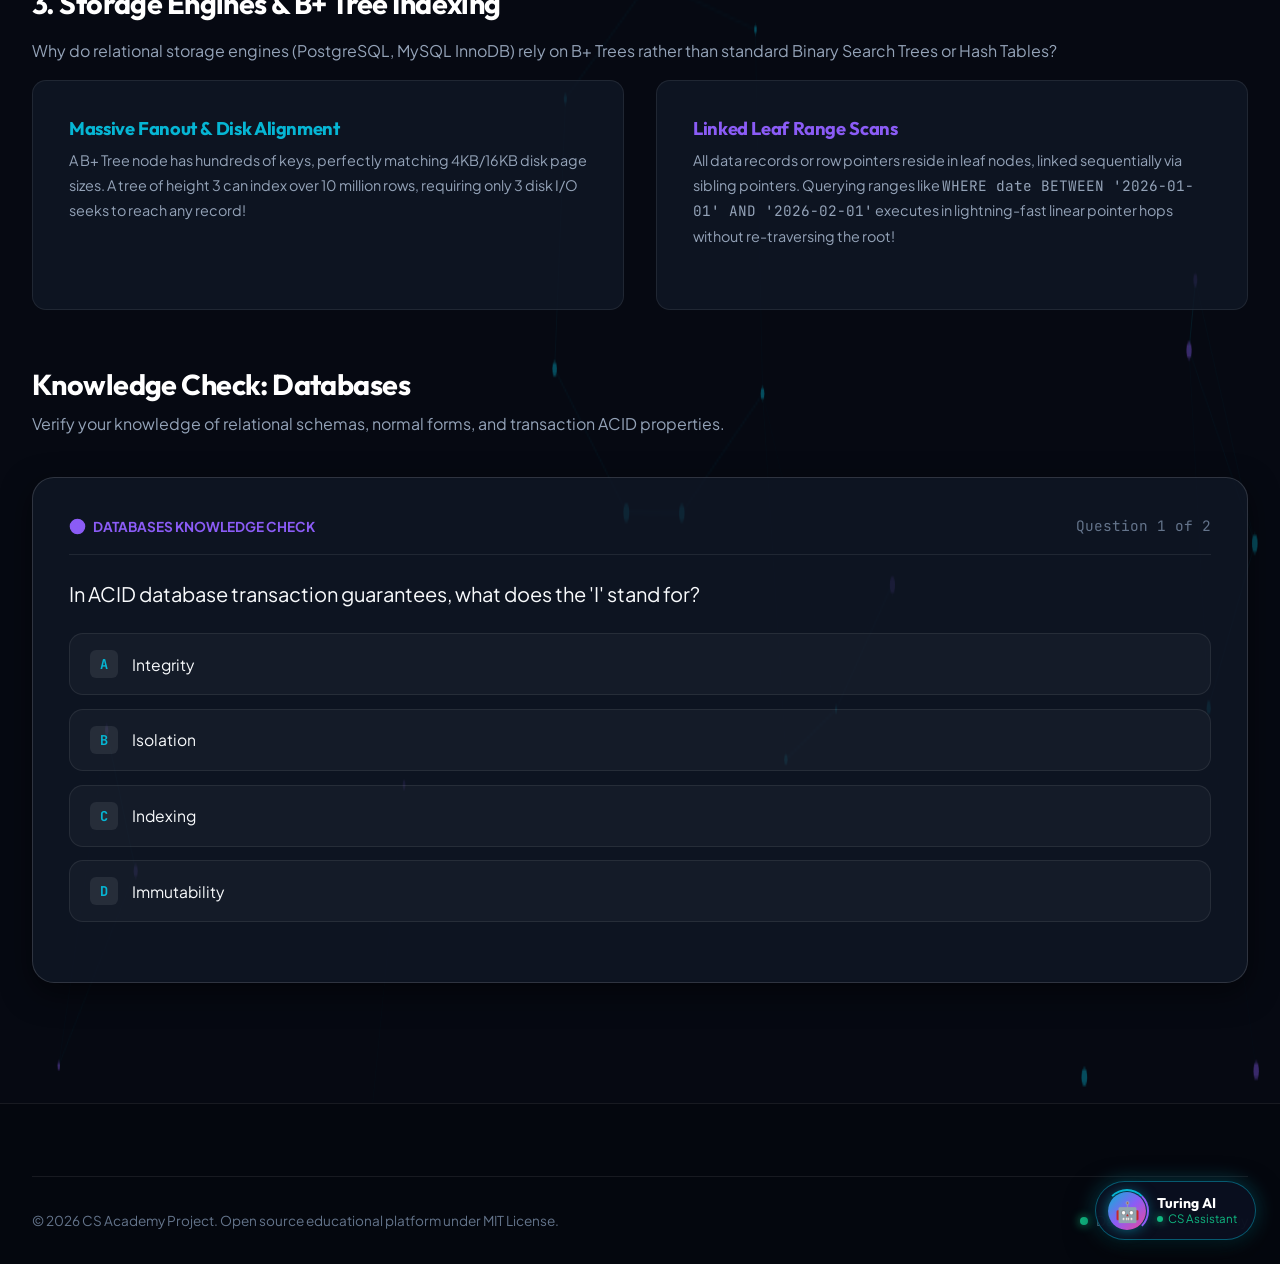
<file: databases.html>
<!DOCTYPE html>
<html lang="en">
<head>
  <meta charset="UTF-8">
  <meta name="viewport" content="width=device-width, initial-scale=1.0">
  <title>Databases & SQL Systems | CS Academy</title>
  <meta name="description" content="Master Relational SQL, ACID transactions, B+ Tree indexing, normalization (1NF-BCNF), and interactive SQL runner.">
  <link rel="stylesheet" href="icons.css">
  <link rel="stylesheet" href="style.css">
  <link rel="stylesheet" href="responsive.css">
  <link rel="icon" type="image/png" href="logo.png">
</head>
<body>

  <!-- Background Particle Canvas -->
  <canvas id="particles-canvas"></canvas>

  <!-- Header -->
  <header class="site-header">
    <div class="container navbar-container navbar">
      <a href="index.html" class="brand-link">
        <img src="logo.png" alt="CS Academy Logo" class="brand-logo-img">
        <div class="brand-text">CS <span>Academy</span></div>
      </a>
      <nav>
        <ul class="nav-menu" id="nav-menu">
          <li class="nav-item"><a href="index.html" class="nav-link">Home</a></li>
          <li class="nav-item has-dropdown">
            <a href="foundations.html" class="nav-link active">Core Curriculum ▾</a>
            <ul class="dropdown-menu">
              <li class="dropdown-item"><a href="foundations.html">⚡ Foundations & Logic</a></li>
              <li class="dropdown-item"><a href="data-structures.html">📦 Data Structures</a></li>
              <li class="dropdown-item"><a href="algorithms.html">⚙️ Algorithms & Visualizer</a></li>
              <li class="dropdown-item"><a href="programming.html">💻 Programming & Memory</a></li>
              <li class="dropdown-item"><a href="operating-systems.html">🖥️ Operating Systems</a></li>
              <li class="dropdown-item"><a href="networking.html">🌐 Computer Networking</a></li>
              <li class="dropdown-item"><a href="databases.html">🗄️ Databases & SQL</a></li>
            </ul>
          </li>
          <li class="nav-item"><a href="specializations.html" class="nav-link">Specializations</a></li>
          <li class="nav-item"><a href="resources.html" class="nav-link">Resources</a></li>
          <li class="nav-item"><a href="progress.html" class="nav-link">Dashboard</a></li>
          <li class="nav-item"><a href="about.html" class="nav-link">About</a></li>
          <li class="nav-item"><a href="contact.html" class="nav-link">Contact</a></li>
        </ul>
      </nav>
      <div class="nav-actions">
        <!-- Language Switcher Button -->
        <button class="lang-switcher-btn" id="lang-toggle" title="Switch Language / ប្តូរភាសា">
          <span>🇰🇭 ខ្មែរ / EN</span>
        </button>
        <button class="search-trigger-btn" id="search-trigger">
          <svg class="cs-icon" viewBox="0 0 24 24" fill="none" stroke="currentColor" stroke-width="2"><circle cx="11" cy="11" r="8"></circle><line x1="21" y1="21" x2="16.65" y2="16.65"></line></svg>
          <span>Search...</span>
          <span class="kbd-shortcut">Ctrl K</span>
        </button>
        <a href="progress.html" class="progress-pill" id="header-progress-pill">Lvl 1 • 150 XP</a>
        <button class="icon-btn" id="sfx-toggle" title="Toggle Cyber Sound Effects">🔊</button>
        <button class="icon-btn" id="theme-toggle" aria-label="Toggle Theme">☀️</button>
        <button class="mobile-toggle" id="mobile-toggle">☰</button>
      </div>
    </div>
  </header>

  <!-- Page Hero -->
  <section class="page-hero">
    <div class="container page-hero-content">
      <div>
        <div class="page-meta-tags" style="margin-bottom: 0.75rem;">
          <span class="badge badge-emerald">Module 07</span>
          <span class="badge badge-cyan">Storage Engines & Querying</span>
          <span class="badge badge-purple">Estimated 55 min</span>
        </div>
        <h1 class="page-title">Databases, Storage Engines & SQL</h1>
        <p class="page-desc">
          How data persists reliably on disk. Learn ACID transaction isolation, relational normalization (1NF-BCNF), B+ Tree indexing, and practice with our live in-browser SQL simulator.
        </p>
      </div>
      <div class="lesson-action-strip">
        <button class="btn btn-outline-cyan btn-sm" id="mark-complete-btn" data-topic-id="databases">
          <span>Mark as Complete (+100 XP)</span>
        </button>
        <button class="btn btn-secondary btn-sm" id="bookmark-btn" data-topic-id="databases">
          <span>☆ Bookmark</span>
        </button>
      </div>
    </div>
  </section>

  <!-- Main Content -->
  <main class="container" style="padding-bottom: 5rem;">

    <!-- Section 1: Live Interactive SQL Playground -->
    <section id="sql-runner" style="margin-bottom: 3.5rem;">
      <h2 style="font-size: 1.8rem; margin-bottom: 1rem; color: #fff;">1. In-Browser Interactive SQL Runner</h2>
      <p>
        Execute SQL queries against our sample academic database. Try modifying the <code>WHERE</code> clause:
      </p>

      <div class="visualizer-box">
        <div class="visualizer-header">
          <div>
            <h3 style="font-size: 1.25rem; color: var(--cyan); margin-bottom: 0.25rem;">Live SQL Query Execution Console</h3>
            <p style="font-size: 0.88rem; margin-bottom: 0;">Try: <code>WHERE grade &gt;= 90</code> or <code>WHERE major = 'Computer Science'</code></p>
          </div>
          <div>
            <button class="btn btn-primary btn-sm" id="sql-run-btn">▶ Execute Query</button>
          </div>
        </div>

        <div style="margin-bottom: 1rem;">
          <input type="text" id="sql-query-input" value="SELECT * FROM students WHERE grade >= 90;" style="width: 100%; padding: 0.75rem 1rem; background: #070b14; border: 1px solid var(--border-light); border-radius: var(--radius-sm); color: #38bdf8; font-family: var(--font-mono); font-size: 0.95rem;">
        </div>

        <div id="sql-results-table" class="cs-table-wrap" style="margin: 0 0 1rem;">
          <!-- Dynamically populated by main.js -->
        </div>

        <div id="sql-feedback-msg" style="font-family: var(--font-mono); font-size: 0.85rem;"></div>
      </div>
    </section>

    <!-- Section 2: ACID Properties -->
    <section id="acid" style="margin-bottom: 3.5rem;">
      <h2 style="font-size: 1.8rem; margin-bottom: 1rem; color: #fff;">2. ACID Guarantees in Relational Transactions</h2>
      <div class="grid-4">
        <div class="card">
          <span class="badge badge-cyan" style="margin-bottom: 0.5rem;">A</span>
          <h4 style="font-size: 1.1rem; color: #fff;">Atomicity</h4>
          <p style="font-size: 0.85rem;">All operations succeed or the entire transaction rolls back cleanly ("All-or-Nothing").</p>
        </div>
        <div class="card">
          <span class="badge badge-purple" style="margin-bottom: 0.5rem;">C</span>
          <h4 style="font-size: 1.1rem; color: #fff;">Consistency</h4>
          <p style="font-size: 0.85rem;">Data transitions only from one valid state to another, satisfying all database constraints and triggers.</p>
        </div>
        <div class="card">
          <span class="badge badge-emerald" style="margin-bottom: 0.5rem;">I</span>
          <h4 style="font-size: 1.1rem; color: #fff;">Isolation</h4>
          <p style="font-size: 0.85rem;">Concurrent transactions execute without stepping on each other (Read Committed, Repeatable Read, Serializable).</p>
        </div>
        <div class="card">
          <span class="badge badge-amber" style="margin-bottom: 0.5rem;">D</span>
          <h4 style="font-size: 1.1rem; color: #fff;">Durability</h4>
          <p style="font-size: 0.85rem;">Once committed, transactions survive power cuts or hardware crashes via Write-Ahead Logs (WAL).</p>
        </div>
      </div>
    </section>

    <!-- Section 3: Indexing & B+ Trees -->
    <section id="indexing" style="margin-bottom: 3.5rem;">
      <h2 style="font-size: 1.8rem; margin-bottom: 1rem; color: #fff;">3. Storage Engines & B+ Tree Indexing</h2>
      <p>
        Why do relational storage engines (PostgreSQL, MySQL InnoDB) rely on B+ Trees rather than standard Binary Search Trees or Hash Tables?
      </p>

      <div class="grid-2">
        <div class="card">
          <h4 style="font-size: 1.15rem; color: var(--cyan); margin-bottom: 0.5rem;">Massive Fanout & Disk Alignment</h4>
          <p style="font-size: 0.9rem;">
            A B+ Tree node has hundreds of keys, perfectly matching 4KB/16KB disk page sizes. A tree of height 3 can index over 10 million rows, requiring only 3 disk I/O seeks to reach any record!
          </p>
        </div>

        <div class="card">
          <h4 style="font-size: 1.15rem; color: var(--purple); margin-bottom: 0.5rem;">Linked Leaf Range Scans</h4>
          <p style="font-size: 0.9rem;">
            All data records or row pointers reside in leaf nodes, linked sequentially via sibling pointers. Querying ranges like <code>WHERE date BETWEEN '2026-01-01' AND '2026-02-01'</code> executes in lightning-fast linear pointer hops without re-traversing the root!
          </p>
        </div>
      </div>
    </section>

    <!-- Section 4: Quiz -->
    <section id="quiz">
      <h2 style="font-size: 1.8rem; margin-bottom: 0.5rem; color: #fff;">Knowledge Check: Databases</h2>
      <p style="margin-bottom: 1.5rem;">Verify your knowledge of relational schemas, normal forms, and transaction ACID properties.</p>
      <div class="quiz-widget" id="databases-quiz" data-quiz-category="databases"></div>
    </section>

  </main>

  <!-- Global Search Modal -->
  <div class="search-modal-backdrop" id="search-modal">
    <div class="search-modal-card">
      <div class="search-input-wrap">
        <svg class="cs-icon" viewBox="0 0 24 24" fill="none" stroke="currentColor" stroke-width="2"><circle cx="11" cy="11" r="8"></circle><line x1="21" y1="21" x2="16.65" y2="16.65"></line></svg>
        <input type="text" id="search-input" placeholder="Search algorithms, data structures, systems, SQL..." autocomplete="off">
        <span class="kbd-shortcut">ESC</span>
      </div>
      <ul class="search-results-list" id="search-results"></ul>
      <div class="search-footer">
        <span>Press <kbd class="kbd-shortcut">ESC</kbd> to exit</span>
        <span>CS Academy Knowledge Index</span>
      </div>
    </div>
  </div>

  <!-- Footer -->
  <footer class="site-footer">
    <div class="container">
      <div class="footer-bottom">
        <div>&copy; 2026 CS Academy Project. Open source educational platform under MIT License.</div>
        <div class="status-indicator">
          <span class="status-dot"></span>
          <span>Database Engine Ready</span>
        </div>
      </div>
    </div>
  </footer>

  <script src="main.js"></script>
  <script src="quiz.js"></script>
</body>
</html>
</file>
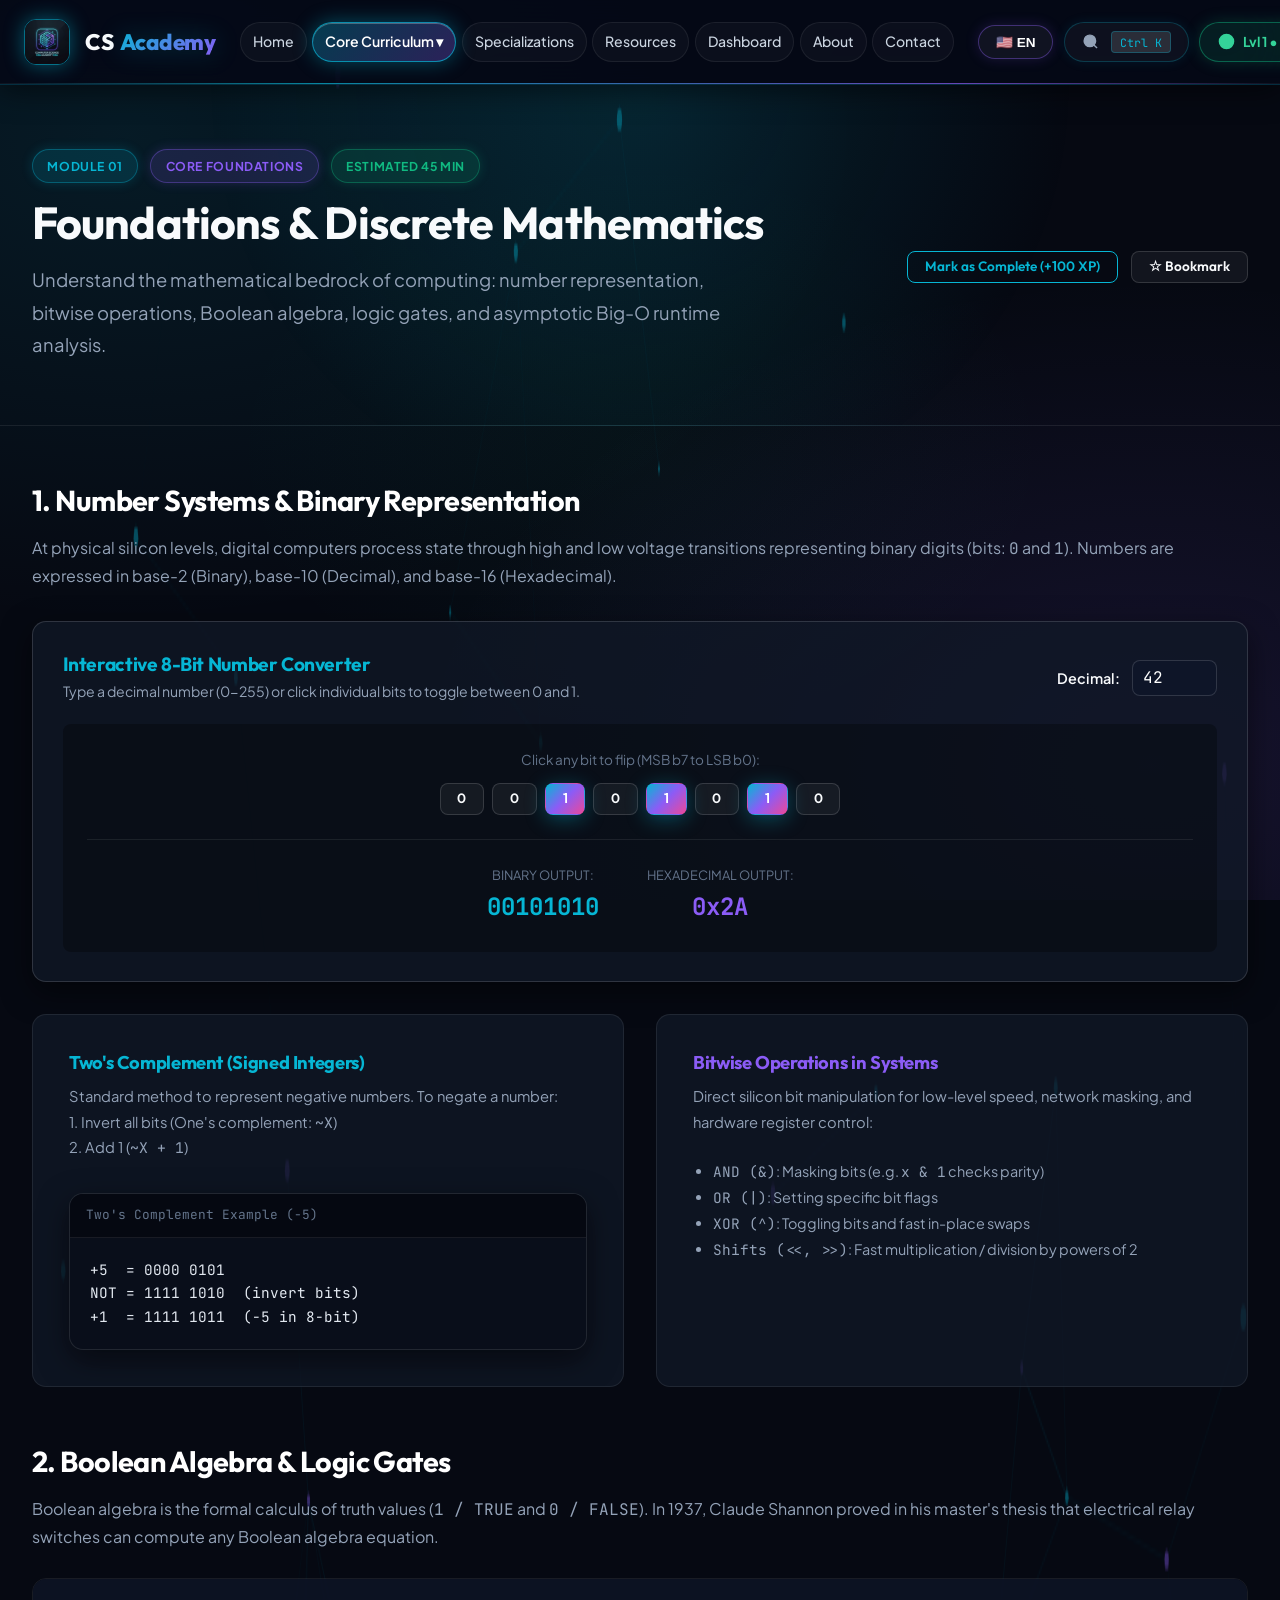
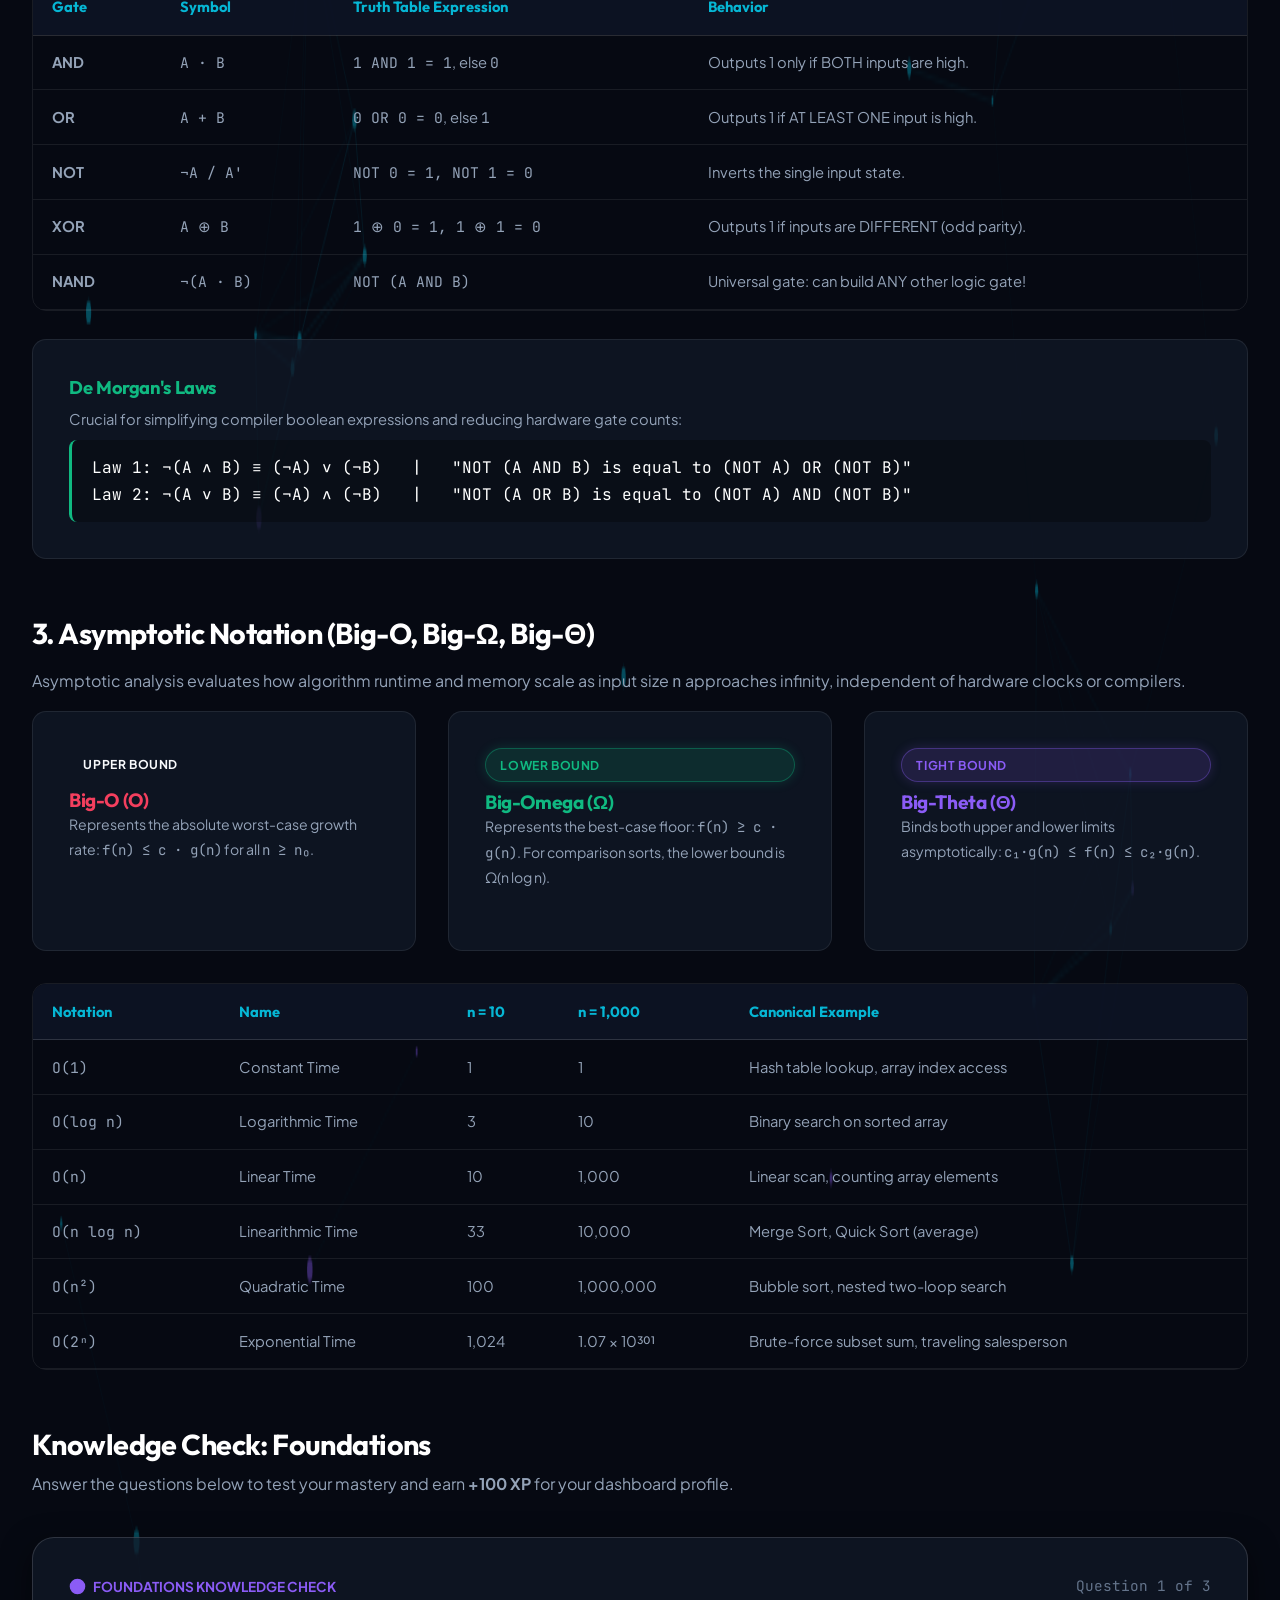
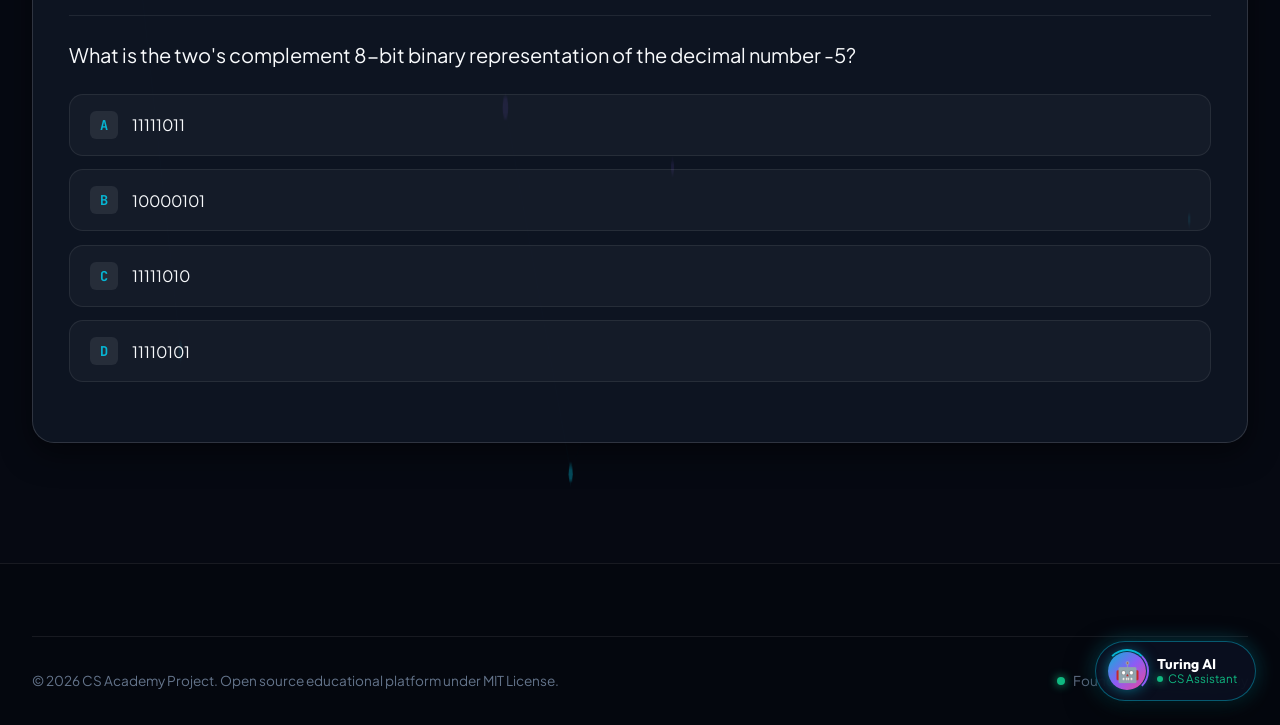
<file: foundations.html>
<!DOCTYPE html>
<html lang="en">
<head>
  <meta charset="UTF-8">
  <meta name="viewport" content="width=device-width, initial-scale=1.0">
  <title>Foundations & Discrete Math | CS Academy</title>
  <meta name="description" content="Master binary numbers, two's complement, Boolean algebra, logic gates, and Big-O computational complexity with interactive tools.">
  <link rel="stylesheet" href="icons.css">
  <link rel="stylesheet" href="style.css">
  <link rel="stylesheet" href="responsive.css">
  <link rel="icon" type="image/png" href="logo.png">
</head>
<body>

  <!-- Background Particle Canvas -->
  <canvas id="particles-canvas"></canvas>

  <!-- Header -->
  <header class="site-header">
    <div class="container navbar-container navbar">
      <a href="index.html" class="brand-link">
        <img src="logo.png" alt="CS Academy Logo" class="brand-logo-img">
        <div class="brand-text">CS <span>Academy</span></div>
      </a>
      <nav>
        <ul class="nav-menu" id="nav-menu">
          <li class="nav-item"><a href="index.html" class="nav-link">Home</a></li>
          <li class="nav-item has-dropdown">
            <a href="foundations.html" class="nav-link active">Core Curriculum ▾</a>
            <ul class="dropdown-menu">
              <li class="dropdown-item"><a href="foundations.html">⚡ Foundations & Logic</a></li>
              <li class="dropdown-item"><a href="data-structures.html">📦 Data Structures</a></li>
              <li class="dropdown-item"><a href="algorithms.html">⚙️ Algorithms & Visualizer</a></li>
              <li class="dropdown-item"><a href="programming.html">💻 Programming & Memory</a></li>
              <li class="dropdown-item"><a href="operating-systems.html">🖥️ Operating Systems</a></li>
              <li class="dropdown-item"><a href="networking.html">🌐 Computer Networking</a></li>
              <li class="dropdown-item"><a href="databases.html">🗄️ Databases & SQL</a></li>
            </ul>
          </li>
          <li class="nav-item"><a href="specializations.html" class="nav-link">Specializations</a></li>
          <li class="nav-item"><a href="resources.html" class="nav-link">Resources</a></li>
          <li class="nav-item"><a href="progress.html" class="nav-link">Dashboard</a></li>
          <li class="nav-item"><a href="about.html" class="nav-link">About</a></li>
          <li class="nav-item"><a href="contact.html" class="nav-link">Contact</a></li>
        </ul>
      </nav>
      <div class="nav-actions">
        <!-- Language Switcher Button -->
        <button class="lang-switcher-btn" id="lang-toggle" title="Switch Language / ប្តូរភាសា">
          <span>🇰🇭 ខ្មែរ / EN</span>
        </button>
        <button class="search-trigger-btn" id="search-trigger">
          <svg class="cs-icon" viewBox="0 0 24 24" fill="none" stroke="currentColor" stroke-width="2"><circle cx="11" cy="11" r="8"></circle><line x1="21" y1="21" x2="16.65" y2="16.65"></line></svg>
          <span>Search...</span>
          <span class="kbd-shortcut">Ctrl K</span>
        </button>
        <a href="progress.html" class="progress-pill" id="header-progress-pill">Lvl 1 • 150 XP</a>
        <button class="icon-btn" id="sfx-toggle" title="Toggle Cyber Sound Effects">🔊</button>
        <button class="icon-btn" id="theme-toggle" aria-label="Toggle Theme">☀️</button>
        <button class="mobile-toggle" id="mobile-toggle">☰</button>
      </div>
    </div>
  </header>

  <!-- Page Hero -->
  <section class="page-hero">
    <div class="container page-hero-content">
      <div>
        <div class="page-meta-tags" style="margin-bottom: 0.75rem;">
          <span class="badge badge-cyan">Module 01</span>
          <span class="badge badge-purple">Core Foundations</span>
          <span class="badge badge-emerald">Estimated 45 min</span>
        </div>
        <h1 class="page-title">Foundations & Discrete Mathematics</h1>
        <p class="page-desc">
          Understand the mathematical bedrock of computing: number representation, bitwise operations, Boolean algebra, logic gates, and asymptotic Big-O runtime analysis.
        </p>
      </div>
      <div class="lesson-action-strip">
        <button class="btn btn-outline-cyan btn-sm" id="mark-complete-btn" data-topic-id="foundations">
          <span>Mark as Complete (+100 XP)</span>
        </button>
        <button class="btn btn-secondary btn-sm" id="bookmark-btn" data-topic-id="foundations">
          <span>☆ Bookmark</span>
        </button>
      </div>
    </div>
  </section>

  <!-- Main Content -->
  <main class="container" style="padding-bottom: 5rem;">
    <!-- Section 1: Number Systems -->
    <section id="numbers" style="margin-bottom: 3.5rem;">
      <h2 style="font-size: 1.8rem; margin-bottom: 1rem; color: #fff;">1. Number Systems & Binary Representation</h2>
      <p>
        At physical silicon levels, digital computers process state through high and low voltage transitions representing binary digits (bits: <code>0</code> and <code>1</code>).
        Numbers are expressed in base-2 (Binary), base-10 (Decimal), and base-16 (Hexadecimal).
      </p>

      <!-- Live Interactive 8-Bit Simulator -->
      <div class="visualizer-box">
        <div class="visualizer-header">
          <div>
            <h3 style="font-size: 1.2rem; color: var(--cyan); margin-bottom: 0.25rem;">Interactive 8-Bit Number Converter</h3>
            <p style="font-size: 0.88rem; margin-bottom: 0;">Type a decimal number (0-255) or click individual bits to toggle between 0 and 1.</p>
          </div>
          <div style="display: flex; align-items: center; gap: 0.75rem;">
            <label for="base-dec-input" style="font-weight: 600; font-size: 0.9rem;">Decimal:</label>
            <input type="number" id="base-dec-input" min="0" max="255" value="42" style="width: 85px; padding: 0.4rem 0.6rem; background: var(--bg-input); border: 1px solid var(--border-light); border-radius: var(--radius-sm); color: #fff; font-family: var(--font-mono); font-size: 1rem;">
          </div>
        </div>

        <div style="background: rgba(0,0,0,0.3); border-radius: var(--radius-sm); padding: 1.5rem; text-align: center;">
          <div style="font-size: 0.85rem; color: var(--text-muted); margin-bottom: 0.75rem;">Click any bit to flip (MSB b7 to LSB b0):</div>
          <div id="interactive-bits" style="display: flex; justify-content: center; gap: 0.5rem; margin-bottom: 1.5rem; flex-wrap: wrap;"></div>

          <div style="display: flex; justify-content: center; gap: 3rem; flex-wrap: wrap; border-top: 1px solid var(--border-glass); padding-top: 1.25rem;">
            <div>
              <span style="font-size: 0.8rem; color: var(--text-muted); text-transform: uppercase;">Binary Output:</span>
              <div id="base-bin-output" style="font-family: var(--font-mono); font-size: 1.5rem; color: var(--cyan); font-weight: 700;">00101010</div>
            </div>
            <div>
              <span style="font-size: 0.8rem; color: var(--text-muted); text-transform: uppercase;">Hexadecimal Output:</span>
              <div id="base-hex-output" style="font-family: var(--font-mono); font-size: 1.5rem; color: var(--purple); font-weight: 700;">0x2A</div>
            </div>
          </div>
        </div>
      </div>

      <div class="grid-2">
        <div class="card">
          <h3 style="font-size: 1.15rem; margin-bottom: 0.6rem; color: var(--cyan);">Two's Complement (Signed Integers)</h3>
          <p style="font-size: 0.92rem;">
            Standard method to represent negative numbers. To negate a number:
            <br>1. Invert all bits (One's complement: <code>~X</code>)
            <br>2. Add 1 (<code>~X + 1</code>)
          </p>
          <div class="code-window" style="margin: 0.5rem 0 0;">
            <div class="code-header"><span class="code-title">Two's Complement Example (-5)</span></div>
            <div class="code-body">
              <pre>+5  = 0000 0101
NOT = 1111 1010  (invert bits)
+1  = 1111 1011  (-5 in 8-bit)</pre>
            </div>
          </div>
        </div>

        <div class="card">
          <h3 style="font-size: 1.15rem; margin-bottom: 0.6rem; color: var(--purple);">Bitwise Operations in Systems</h3>
          <p style="font-size: 0.92rem;">
            Direct silicon bit manipulation for low-level speed, network masking, and hardware register control:
          </p>
          <ul style="padding-left: 1.25rem; font-size: 0.9rem; color: var(--text-secondary); line-height: 1.8;">
            <li><code>AND (&amp;)</code>: Masking bits (e.g. <code>x &amp; 1</code> checks parity)</li>
            <li><code>OR (|)</code>: Setting specific bit flags</li>
            <li><code>XOR (^)</code>: Toggling bits and fast in-place swaps</li>
            <li><code>Shifts (&lt;&lt;, &gt;&gt;)</code>: Fast multiplication / division by powers of 2</li>
          </ul>
        </div>
      </div>
    </section>

    <!-- Section 2: Boolean Algebra & Logic Gates -->
    <section id="logic" style="margin-bottom: 3.5rem;">
      <h2 style="font-size: 1.8rem; margin-bottom: 1rem; color: #fff;">2. Boolean Algebra & Logic Gates</h2>
      <p>
        Boolean algebra is the formal calculus of truth values (<code>1 / TRUE</code> and <code>0 / FALSE</code>). In 1937, Claude Shannon proved in his master's thesis that electrical relay switches can compute any Boolean algebra equation.
      </p>

      <div class="cs-table-wrap">
        <table class="cs-table">
          <thead>
            <tr>
              <th>Gate</th>
              <th>Symbol</th>
              <th>Truth Table Expression</th>
              <th>Behavior</th>
            </tr>
          </thead>
          <tbody>
            <tr>
              <td><strong>AND</strong></td>
              <td><code>A · B</code></td>
              <td><code>1 AND 1 = 1</code>, else <code>0</code></td>
              <td>Outputs 1 only if BOTH inputs are high.</td>
            </tr>
            <tr>
              <td><strong>OR</strong></td>
              <td><code>A + B</code></td>
              <td><code>0 OR 0 = 0</code>, else <code>1</code></td>
              <td>Outputs 1 if AT LEAST ONE input is high.</td>
            </tr>
            <tr>
              <td><strong>NOT</strong></td>
              <td><code>¬A / A'</code></td>
              <td><code>NOT 0 = 1, NOT 1 = 0</code></td>
              <td>Inverts the single input state.</td>
            </tr>
            <tr>
              <td><strong>XOR</strong></td>
              <td><code>A ⊕ B</code></td>
              <td><code>1 ⊕ 0 = 1, 1 ⊕ 1 = 0</code></td>
              <td>Outputs 1 if inputs are DIFFERENT (odd parity).</td>
            </tr>
            <tr>
              <td><strong>NAND</strong></td>
              <td><code>¬(A · B)</code></td>
              <td><code>NOT (A AND B)</code></td>
              <td>Universal gate: can build ANY other logic gate!</td>
            </tr>
          </tbody>
        </table>
      </div>

      <div class="card" style="margin-top: 1.5rem;">
        <h3 style="font-size: 1.15rem; color: var(--emerald); margin-bottom: 0.5rem;">De Morgan's Laws</h3>
        <p style="font-size: 0.92rem; margin-bottom: 0.5rem;">
          Crucial for simplifying compiler boolean expressions and reducing hardware gate counts:
        </p>
        <div style="font-family: var(--font-mono); font-size: 1rem; color: #fff; background: rgba(0,0,0,0.3); padding: 0.85rem 1.25rem; border-radius: var(--radius-sm); border-left: 3px solid var(--emerald);">
          Law 1: ¬(A ∧ B) ≡ (¬A) ∨ (¬B) &nbsp;&nbsp;|&nbsp;&nbsp; "NOT (A AND B) is equal to (NOT A) OR (NOT B)"<br>
          Law 2: ¬(A ∨ B) ≡ (¬A) ∧ (¬B) &nbsp;&nbsp;|&nbsp;&nbsp; "NOT (A OR B) is equal to (NOT A) AND (NOT B)"
        </div>
      </div>
    </section>

    <!-- Section 3: Big-O Complexity -->
    <section id="big-o" style="margin-bottom: 3.5rem;">
      <h2 style="font-size: 1.8rem; margin-bottom: 1rem; color: #fff;">3. Asymptotic Notation (Big-O, Big-Ω, Big-Θ)</h2>
      <p>
        Asymptotic analysis evaluates how algorithm runtime and memory scale as input size <code>n</code> approaches infinity, independent of hardware clocks or compilers.
      </p>

      <div class="grid-3" style="margin-bottom: 2rem;">
        <div class="card">
          <span class="badge badge-rose" style="margin-bottom: 0.5rem;">Upper Bound</span>
          <h4 style="font-size: 1.2rem; color: var(--rose);">Big-O (O)</h4>
          <p style="font-size: 0.88rem;">Represents the absolute worst-case growth rate: <code>f(n) ≤ c · g(n)</code> for all <code>n ≥ n₀</code>.</p>
        </div>
        <div class="card">
          <span class="badge badge-emerald" style="margin-bottom: 0.5rem;">Lower Bound</span>
          <h4 style="font-size: 1.2rem; color: var(--emerald);">Big-Omega (Ω)</h4>
          <p style="font-size: 0.88rem;">Represents the best-case floor: <code>f(n) ≥ c · g(n)</code>. For comparison sorts, the lower bound is Ω(n log n).</p>
        </div>
        <div class="card">
          <span class="badge badge-purple" style="margin-bottom: 0.5rem;">Tight Bound</span>
          <h4 style="font-size: 1.2rem; color: var(--purple);">Big-Theta (Θ)</h4>
          <p style="font-size: 0.88rem;">Binds both upper and lower limits asymptotically: <code>c₁·g(n) ≤ f(n) ≤ c₂·g(n)</code>.</p>
        </div>
      </div>

      <div class="cs-table-wrap">
        <table class="cs-table">
          <thead>
            <tr>
              <th>Notation</th>
              <th>Name</th>
              <th>n = 10</th>
              <th>n = 1,000</th>
              <th>Canonical Example</th>
            </tr>
          </thead>
          <tbody>
            <tr>
              <td><code>O(1)</code></td>
              <td>Constant Time</td>
              <td>1</td>
              <td>1</td>
              <td>Hash table lookup, array index access</td>
            </tr>
            <tr>
              <td><code>O(log n)</code></td>
              <td>Logarithmic Time</td>
              <td>3</td>
              <td>10</td>
              <td>Binary search on sorted array</td>
            </tr>
            <tr>
              <td><code>O(n)</code></td>
              <td>Linear Time</td>
              <td>10</td>
              <td>1,000</td>
              <td>Linear scan, counting array elements</td>
            </tr>
            <tr>
              <td><code>O(n log n)</code></td>
              <td>Linearithmic Time</td>
              <td>33</td>
              <td>10,000</td>
              <td>Merge Sort, Quick Sort (average)</td>
            </tr>
            <tr>
              <td><code>O(n²)</code></td>
              <td>Quadratic Time</td>
              <td>100</td>
              <td>1,000,000</td>
              <td>Bubble sort, nested two-loop search</td>
            </tr>
            <tr>
              <td><code>O(2ⁿ)</code></td>
              <td>Exponential Time</td>
              <td>1,024</td>
              <td>1.07 × 10³⁰¹</td>
              <td>Brute-force subset sum, traveling salesperson</td>
            </tr>
          </tbody>
        </table>
      </div>
    </section>

    <!-- Section 4: Interactive Quiz Assessment -->
    <section id="quiz">
      <h2 style="font-size: 1.8rem; margin-bottom: 0.5rem; color: #fff;">Knowledge Check: Foundations</h2>
      <p style="margin-bottom: 1.5rem;">Answer the questions below to test your mastery and earn <strong>+100 XP</strong> for your dashboard profile.</p>

      <div class="quiz-widget" id="foundations-quiz" data-quiz-category="foundations">
        <!-- Injected dynamically by quiz.js -->
      </div>
    </section>
  </main>

  <!-- Global Search Modal -->
  <div class="search-modal-backdrop" id="search-modal">
    <div class="search-modal-card">
      <div class="search-input-wrap">
        <svg class="cs-icon" viewBox="0 0 24 24" fill="none" stroke="currentColor" stroke-width="2"><circle cx="11" cy="11" r="8"></circle><line x1="21" y1="21" x2="16.65" y2="16.65"></line></svg>
        <input type="text" id="search-input" placeholder="Search algorithms, data structures, systems, SQL..." autocomplete="off">
        <span class="kbd-shortcut">ESC</span>
      </div>
      <ul class="search-results-list" id="search-results"></ul>
      <div class="search-footer">
        <span>Press <kbd class="kbd-shortcut">ESC</kbd> to exit</span>
        <span>CS Academy Knowledge Index</span>
      </div>
    </div>
  </div>

  <!-- Footer -->
  <footer class="site-footer">
    <div class="container">
      <div class="footer-bottom">
        <div>&copy; 2026 CS Academy Project. Open source educational platform under MIT License.</div>
        <div class="status-indicator">
          <span class="status-dot"></span>
          <span>Foundations Module Ready</span>
        </div>
      </div>
    </div>
  </footer>

  <script src="main.js"></script>
  <script src="quiz.js"></script>
</body>
</html>
</file>
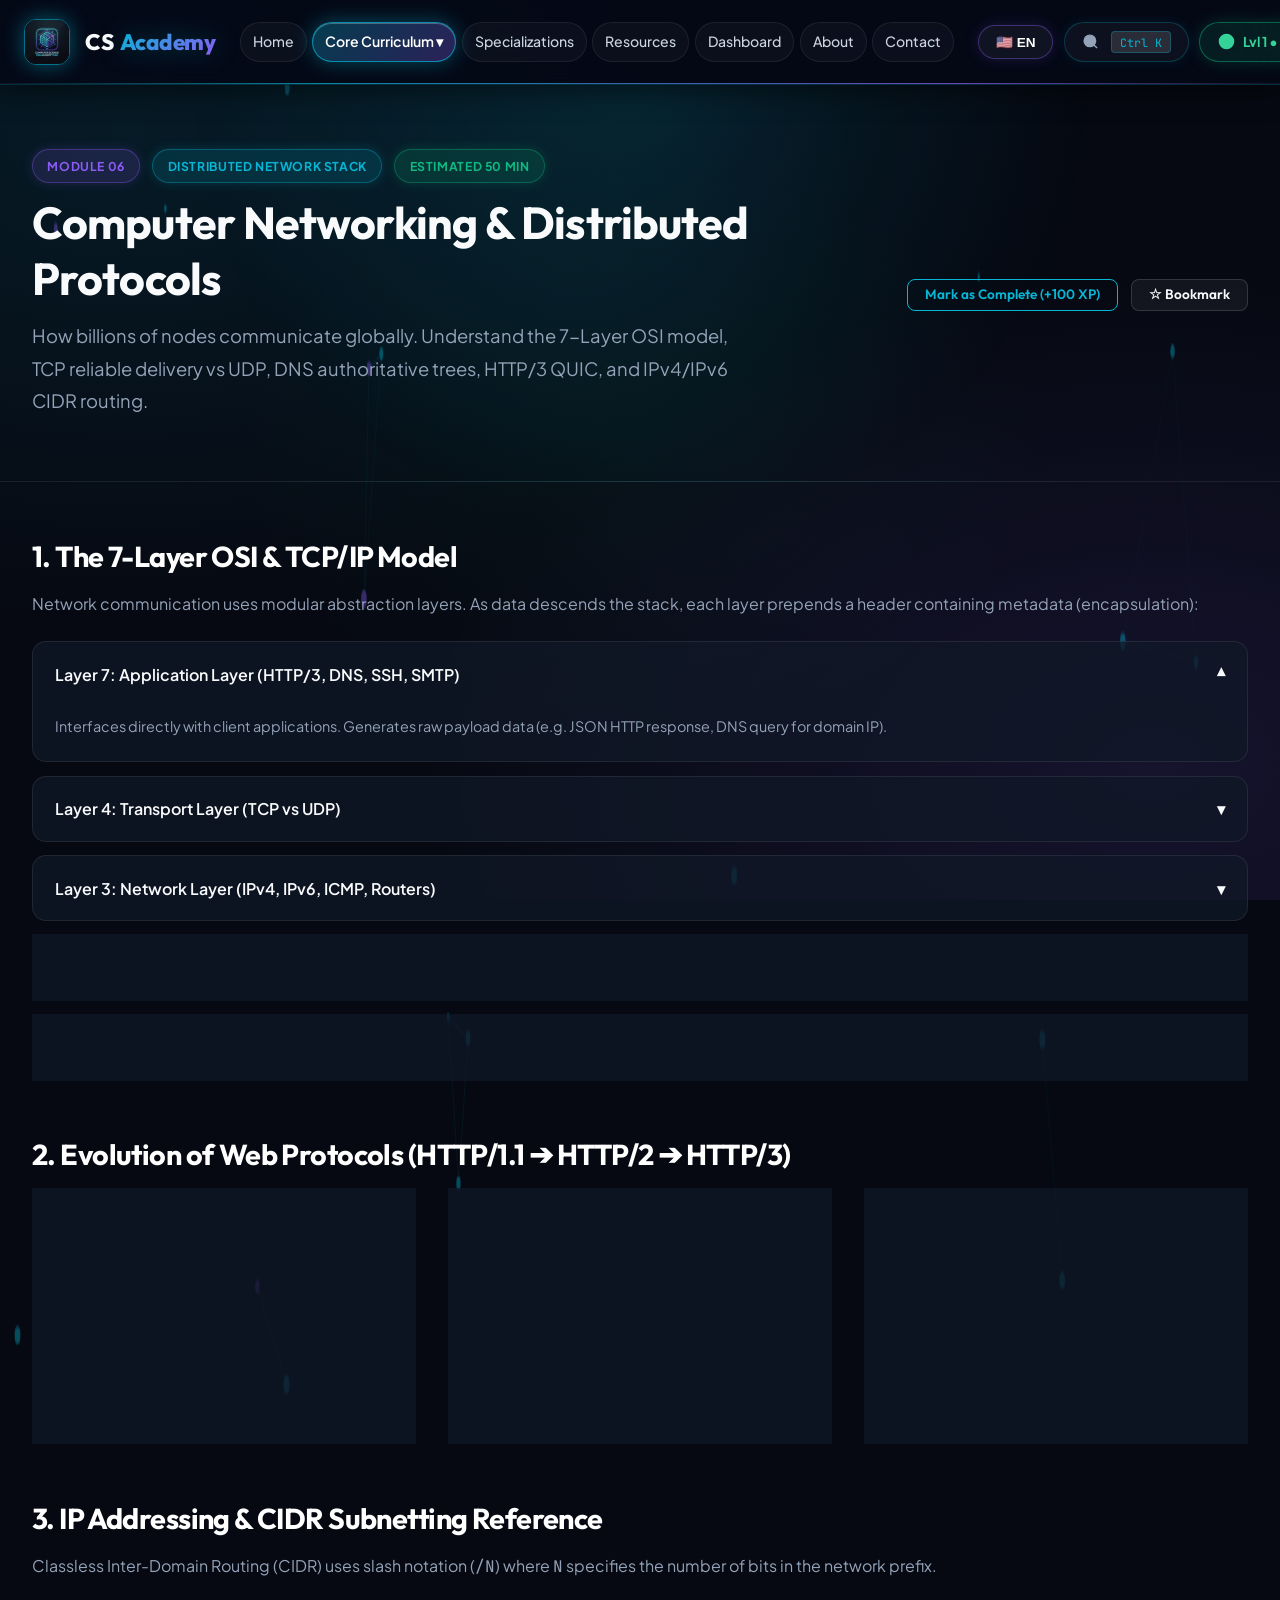
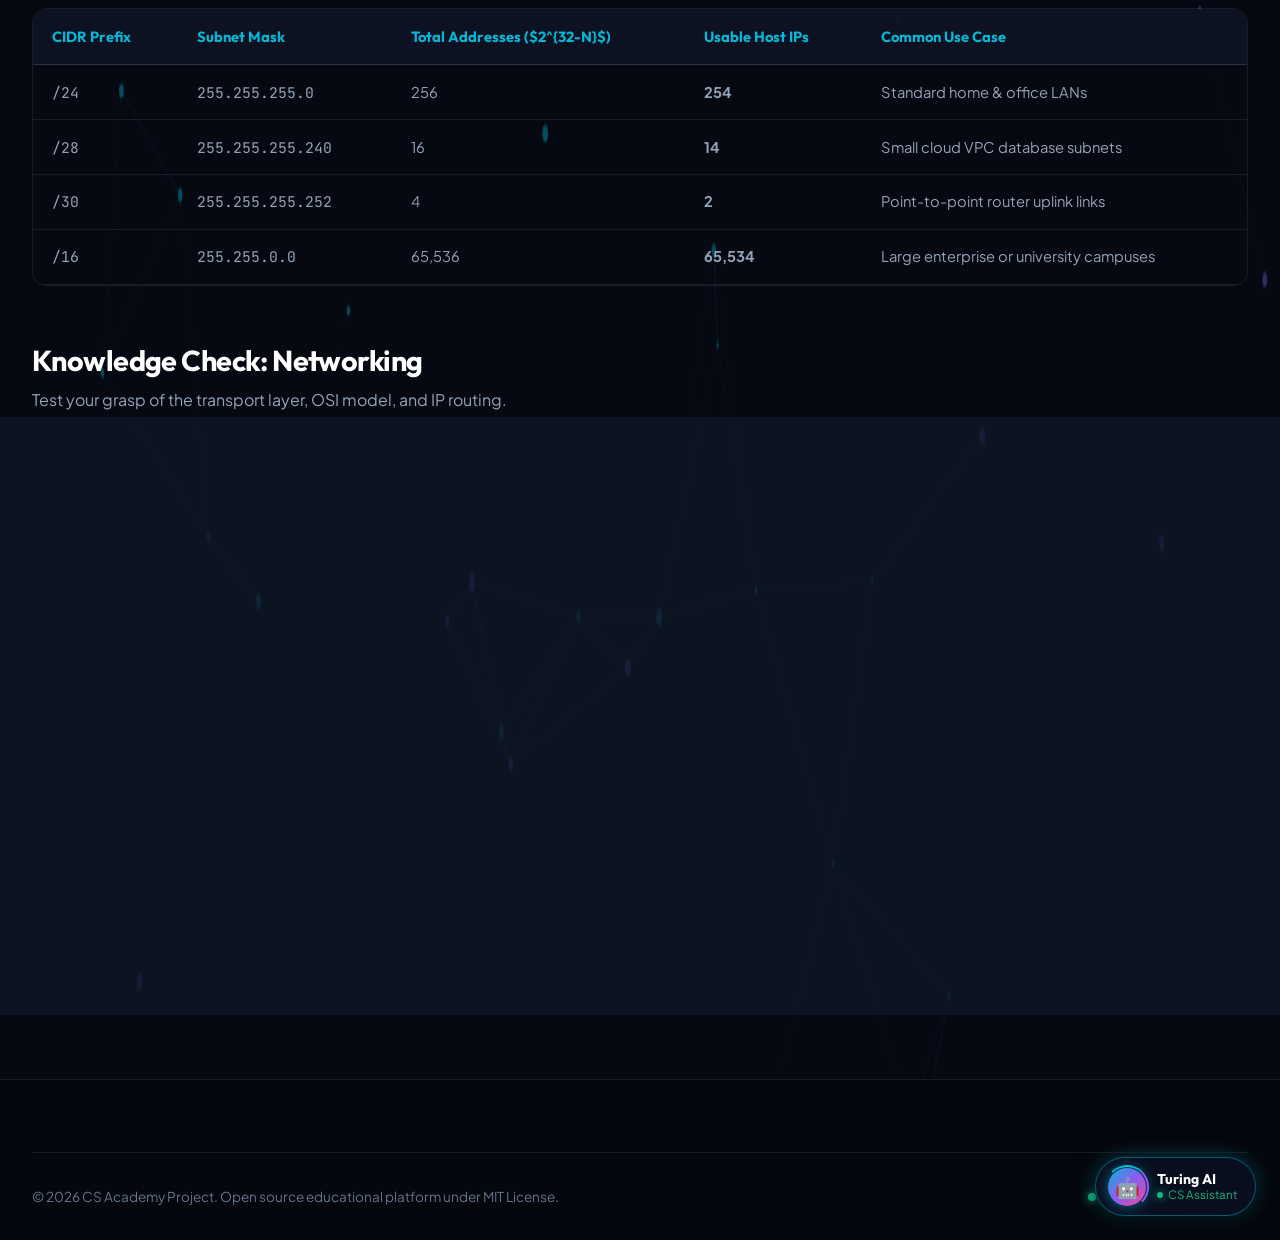
<file: networking.html>
<!DOCTYPE html>
<html lang="en">
<head>
  <meta charset="UTF-8">
  <meta name="viewport" content="width=device-width, initial-scale=1.0">
  <title>Computer Networking & Protocols | CS Academy</title>
  <meta name="description" content="Explore the OSI 7-layer model, TCP/IP handshakes, DNS resolution architecture, HTTP/3 QUIC, and CIDR subnetting.">
  <link rel="stylesheet" href="icons.css">
  <link rel="stylesheet" href="style.css">
  <link rel="stylesheet" href="responsive.css">
  <link rel="icon" type="image/png" href="logo.png">
</head>
<body>

  <!-- Background Particle Canvas -->
  <canvas id="particles-canvas"></canvas>

  <!-- Header -->
  <header class="site-header">
    <div class="container navbar-container navbar">
      <a href="index.html" class="brand-link" id="brand-logo">
        <img src="logo.png" alt="CS Academy Logo" class="brand-logo-img">
        <div class="brand-text">CS <span>Academy</span></div>
      </a>
      <nav>
        <ul class="nav-menu" id="nav-menu">
          <li class="nav-item"><a href="index.html" class="nav-link" data-i18n="nav_home">Home</a></li>
          <li class="nav-item has-dropdown">
            <a href="foundations.html" class="nav-link active" data-i18n="nav_curriculum">Core Curriculum ▾</a>
            <ul class="dropdown-menu">
              <li class="dropdown-item"><a href="foundations.html" data-i18n="nav_foundations">⚡ Foundations & Logic</a></li>
              <li class="dropdown-item"><a href="data-structures.html" data-i18n="nav_ds">📦 Data Structures</a></li>
              <li class="dropdown-item"><a href="algorithms.html" data-i18n="nav_algo">⚙️ Algorithms & Visualizer</a></li>
              <li class="dropdown-item"><a href="programming.html" data-i18n="nav_prog">💻 Programming & Memory</a></li>
              <li class="dropdown-item"><a href="operating-systems.html" data-i18n="nav_os">🖥️ Operating Systems</a></li>
              <li class="dropdown-item"><a href="networking.html" class="active" data-i18n="nav_net">🌐 Computer Networking</a></li>
              <li class="dropdown-item"><a href="databases.html" data-i18n="nav_db">🗄️ Databases & SQL</a></li>
            </ul>
          </li>
          <li class="nav-item"><a href="specializations.html" class="nav-link" data-i18n="nav_specs">Specializations</a></li>
          <li class="nav-item"><a href="resources.html" class="nav-link" data-i18n="nav_res">Resources</a></li>
          <li class="nav-item"><a href="progress.html" class="nav-link" data-i18n="nav_dash">Dashboard</a></li>
          <li class="nav-item"><a href="about.html" class="nav-link" data-i18n="nav_about">About</a></li>
          <li class="nav-item"><a href="contact.html" class="nav-link" data-i18n="nav_contact">Contact</a></li>
        </ul>
      </nav>
      <div class="nav-actions">
        <!-- Language Switcher Button (Khmer / English) -->
        <button class="lang-switcher-btn" id="lang-toggle" title="Switch Language / ប្តូរភាសា">
          <span>🇰🇭 ខ្មែរ / EN</span>
        </button>

        <button class="search-trigger-btn" id="search-trigger" title="Search Curriculum (Ctrl+K)">
          <svg class="cs-icon" viewBox="0 0 24 24" fill="none" stroke="currentColor" stroke-width="2"><circle cx="11" cy="11" r="8"></circle><line x1="21" y1="21" x2="16.65" y2="16.65"></line></svg>
          <span data-i18n="search_btn">Search...</span>
          <span class="kbd-shortcut">Ctrl K</span>
        </button>

        <a href="progress.html" class="progress-pill" id="header-progress-pill" title="Your XP & Level">
          <svg class="cs-icon" viewBox="0 0 24 24" fill="none" stroke="currentColor" stroke-width="2"><circle cx="12" cy="12" r="10"></circle><polyline points="12 6 12 12 16 14"></polyline></svg>
          <span>Lvl 1 • 170 XP</span>
        </a>

        <button class="icon-btn" id="sfx-toggle" title="Toggle Cyber Sound Effects">🔊</button>

        <button class="icon-btn" id="theme-toggle" title="Toggle Theme" aria-label="Toggle Light/Dark Theme">
          <svg class="cs-icon" viewBox="0 0 24 24" fill="none" stroke="currentColor" stroke-width="2"><circle cx="12" cy="12" r="5"></circle><line x1="12" y1="1" x2="12" y2="3"></line><line x1="12" y1="21" x2="12" y2="23"></line><line x1="4.22" y1="4.22" x2="5.64" y2="5.64"></line><line x1="18.36" y1="18.36" x2="19.78" y2="19.78"></line><line x1="1" y1="12" x2="3" y2="12"></line><line x1="21" y1="12" x2="23" y2="12"></line><line x1="4.22" y1="19.78" x2="5.64" y2="18.36"></line><line x1="18.36" y1="5.64" x2="19.78" y2="4.22"></line></svg>
        </button>

        <button class="mobile-toggle" id="mobile-toggle" aria-label="Toggle Navigation Menu">
          ☰
        </button>
      </div>
    </div>
  </header>

  <!-- Page Hero -->
  <section class="page-hero">
    <div class="container page-hero-content">
      <div>
        <div class="page-meta-tags" style="margin-bottom: 0.75rem;">
          <span class="badge badge-purple">Module 06</span>
          <span class="badge badge-cyan">Distributed Network Stack</span>
          <span class="badge badge-emerald">Estimated 50 min</span>
        </div>
        <h1 class="page-title">Computer Networking & Distributed Protocols</h1>
        <p class="page-desc">
          How billions of nodes communicate globally. Understand the 7-Layer OSI model, TCP reliable delivery vs UDP, DNS authoritative trees, HTTP/3 QUIC, and IPv4/IPv6 CIDR routing.
        </p>
      </div>
      <div class="lesson-action-strip">
        <button class="btn btn-outline-cyan btn-sm" id="mark-complete-btn" data-topic-id="networking">
          <span>Mark as Complete (+100 XP)</span>
        </button>
        <button class="btn btn-secondary btn-sm" id="bookmark-btn" data-topic-id="networking">
          <span>☆ Bookmark</span>
        </button>
      </div>
    </div>
  </section>

  <!-- Main Content -->
  <main class="container" style="padding-bottom: 5rem;">

    <!-- Section 1: OSI 7-Layer Model -->
    <section id="osi" style="margin-bottom: 3.5rem;">
      <h2 style="font-size: 1.8rem; margin-bottom: 1rem; color: #fff;">1. The 7-Layer OSI & TCP/IP Model</h2>
      <p>
        Network communication uses modular abstraction layers. As data descends the stack, each layer prepends a header containing metadata (encapsulation):
      </p>

      <div class="accordion">
        <div class="accordion-item open">
          <div class="accordion-header">
            <span>Layer 7: Application Layer (HTTP/3, DNS, SSH, SMTP)</span>
            <span class="accordion-icon">▾</span>
          </div>
          <div class="accordion-content">
            <p style="font-size: 0.9rem; margin-bottom: 0;">
              Interfaces directly with client applications. Generates raw payload data (e.g. JSON HTTP response, DNS query for domain IP).
            </p>
          </div>
        </div>

        <div class="accordion-item">
          <div class="accordion-header">
            <span>Layer 4: Transport Layer (TCP vs UDP)</span>
            <span class="accordion-icon">▾</span>
          </div>
          <div class="accordion-content">
            <p style="font-size: 0.9rem; margin-bottom: 0;">
              Manages end-to-end communication and port multiplexing. <strong>TCP</strong> provides sequenced, guaranteed delivery with congestion control. <strong>UDP</strong> provides lightweight, connectionless datagram transmission for video streaming and gaming.
            </p>
          </div>
        </div>

        <div class="accordion-item">
          <div class="accordion-header">
            <span>Layer 3: Network Layer (IPv4, IPv6, ICMP, Routers)</span>
            <span class="accordion-icon">▾</span>
          </div>
          <div class="accordion-content">
            <p style="font-size: 0.9rem; margin-bottom: 0;">
              Handles logical host addressing and routing across autonomous systems (AS) via protocols like BGP and OSPF. Routers make forwarding decisions based on destination IP.
            </p>
          </div>
        </div>

        <div class="accordion-item">
          <div class="accordion-header">
            <span>Layer 2: Data Link Layer (Ethernet Frames, MAC, Switches)</span>
            <span class="accordion-icon">▾</span>
          </div>
          <div class="accordion-content">
            <p style="font-size: 0.9rem; margin-bottom: 0;">
              Transfers data frames between physically adjacent nodes on the same local subnet using 48-bit hardware MAC addresses. Bridges and switches operate here.
            </p>
          </div>
        </div>

        <div class="accordion-item">
          <div class="accordion-header">
            <span>Layer 1: Physical Layer (Cables, Fiber Optics, Wi-Fi Radio)</span>
            <span class="accordion-icon">▾</span>
          </div>
          <div class="accordion-content">
            <p style="font-size: 0.9rem; margin-bottom: 0;">
              Transmits raw unstructured bits as light pulses down glass fiber or electromagnetic radio waves through air.
            </p>
          </div>
        </div>
      </div>
    </section>

    <!-- Section 2: HTTP Evolution & Handshakes -->
    <section id="http" style="margin-bottom: 3.5rem;">
      <h2 style="font-size: 1.8rem; margin-bottom: 1rem; color: #fff;">2. Evolution of Web Protocols (HTTP/1.1 ➔ HTTP/2 ➔ HTTP/3)</h2>
      <div class="grid-3">
        <div class="card">
          <div class="badge badge-amber" style="margin-bottom: 0.5rem;">Legacy Standard</div>
          <h4 style="font-size: 1.15rem; color: #fff; margin-bottom: 0.5rem;">HTTP/1.1 (1997)</h4>
          <ul style="padding-left: 1.2rem; font-size: 0.85rem; color: var(--text-secondary); line-height: 1.6;">
            <li>Plaintext ASCII protocol.</li>
            <li>Suffers from <strong>Head-of-Line Blocking</strong> (only one request per TCP connection at a time).</li>
            <li>Requires multiple parallel TCP sockets.</li>
          </ul>
        </div>

        <div class="card">
          <div class="badge badge-cyan" style="margin-bottom: 0.5rem;">Multiplexing</div>
          <h4 style="font-size: 1.15rem; color: #fff; margin-bottom: 0.5rem;">HTTP/2 (2015)</h4>
          <ul style="padding-left: 1.2rem; font-size: 0.85rem; color: var(--text-secondary); line-height: 1.6;">
            <li>Binary framing layer over single TCP stream.</li>
            <li>Multiplexes dozens of concurrent requests.</li>
            <li>HPACK header compression.</li>
            <li>Still blocked if underlying TCP packet drops.</li>
          </ul>
        </div>

        <div class="card">
          <div class="badge badge-emerald" style="margin-bottom: 0.5rem;">QUIC / UDP</div>
          <h4 style="font-size: 1.15rem; color: #fff; margin-bottom: 0.5rem;">HTTP/3 (Modern)</h4>
          <ul style="padding-left: 1.2rem; font-size: 0.85rem; color: var(--text-secondary); line-height: 1.6;">
            <li>Runs on <strong>QUIC</strong> over UDP.</li>
            <li>Zero head-of-line blocking across streams.</li>
            <li>0-RTT handshake reconnection.</li>
            <li>Seamless connection migration between Wi-Fi and 5G.</li>
          </ul>
        </div>
      </div>
    </section>

    <!-- Section 3: CIDR Subnetting -->
    <section id="subnetting" style="margin-bottom: 3.5rem;">
      <h2 style="font-size: 1.8rem; margin-bottom: 1rem; color: #fff;">3. IP Addressing & CIDR Subnetting Reference</h2>
      <p>
        Classless Inter-Domain Routing (CIDR) uses slash notation (<code>/N</code>) where <code>N</code> specifies the number of bits in the network prefix.
      </p>

      <div class="cs-table-wrap">
        <table class="cs-table">
          <thead>
            <tr>
              <th>CIDR Prefix</th>
              <th>Subnet Mask</th>
              <th>Total Addresses ($2^{32-N}$)</th>
              <th>Usable Host IPs</th>
              <th>Common Use Case</th>
            </tr>
          </thead>
          <tbody>
            <tr>
              <td><code>/24</code></td>
              <td><code>255.255.255.0</code></td>
              <td>256</td>
              <td><strong>254</strong></td>
              <td>Standard home & office LANs</td>
            </tr>
            <tr>
              <td><code>/28</code></td>
              <td><code>255.255.255.240</code></td>
              <td>16</td>
              <td><strong>14</strong></td>
              <td>Small cloud VPC database subnets</td>
            </tr>
            <tr>
              <td><code>/30</code></td>
              <td><code>255.255.255.252</code></td>
              <td>4</td>
              <td><strong>2</strong></td>
              <td>Point-to-point router uplink links</td>
            </tr>
            <tr>
              <td><code>/16</code></td>
              <td><code>255.255.0.0</code></td>
              <td>65,536</td>
              <td><strong>65,534</strong></td>
              <td>Large enterprise or university campuses</td>
            </tr>
          </tbody>
        </table>
      </div>
    </section>

    <!-- Section 4: Quiz -->
    <section id="quiz">
      <h2 style="font-size: 1.8rem; margin-bottom: 0.5rem; color: #fff;">Knowledge Check: Networking</h2>
      <p style="margin-bottom: 1.5rem;">Test your grasp of the transport layer, OSI model, and IP routing.</p>
      <div class="quiz-widget" id="networking-quiz" data-quiz-category="networking"></div>
    </section>

  </main>

  <!-- Global Search Modal -->
  <div class="search-modal-backdrop" id="search-modal">
    <div class="search-modal-card">
      <div class="search-input-wrap">
        <svg class="cs-icon" viewBox="0 0 24 24" fill="none" stroke="currentColor" stroke-width="2"><circle cx="11" cy="11" r="8"></circle><line x1="21" y1="21" x2="16.65" y2="16.65"></line></svg>
        <input type="text" id="search-input" placeholder="Search algorithms, data structures, systems, SQL..." autocomplete="off">
        <span class="kbd-shortcut">ESC</span>
      </div>
      <ul class="search-results-list" id="search-results"></ul>
      <div class="search-footer">
        <span>Press <kbd class="kbd-shortcut">ESC</kbd> to exit</span>
        <span>CS Academy Knowledge Index</span>
      </div>
    </div>
  </div>

  <!-- Footer -->
  <footer class="site-footer">
    <div class="container">
      <div class="footer-bottom">
        <div>&copy; 2026 CS Academy Project. Open source educational platform under MIT License.</div>
        <div class="status-indicator">
          <span class="status-dot"></span>
          <span>Protocols Operational</span>
        </div>
      </div>
    </div>
  </footer>

  <script src="main.js"></script>
  <script src="quiz.js"></script>
</body>
</html>
</file>
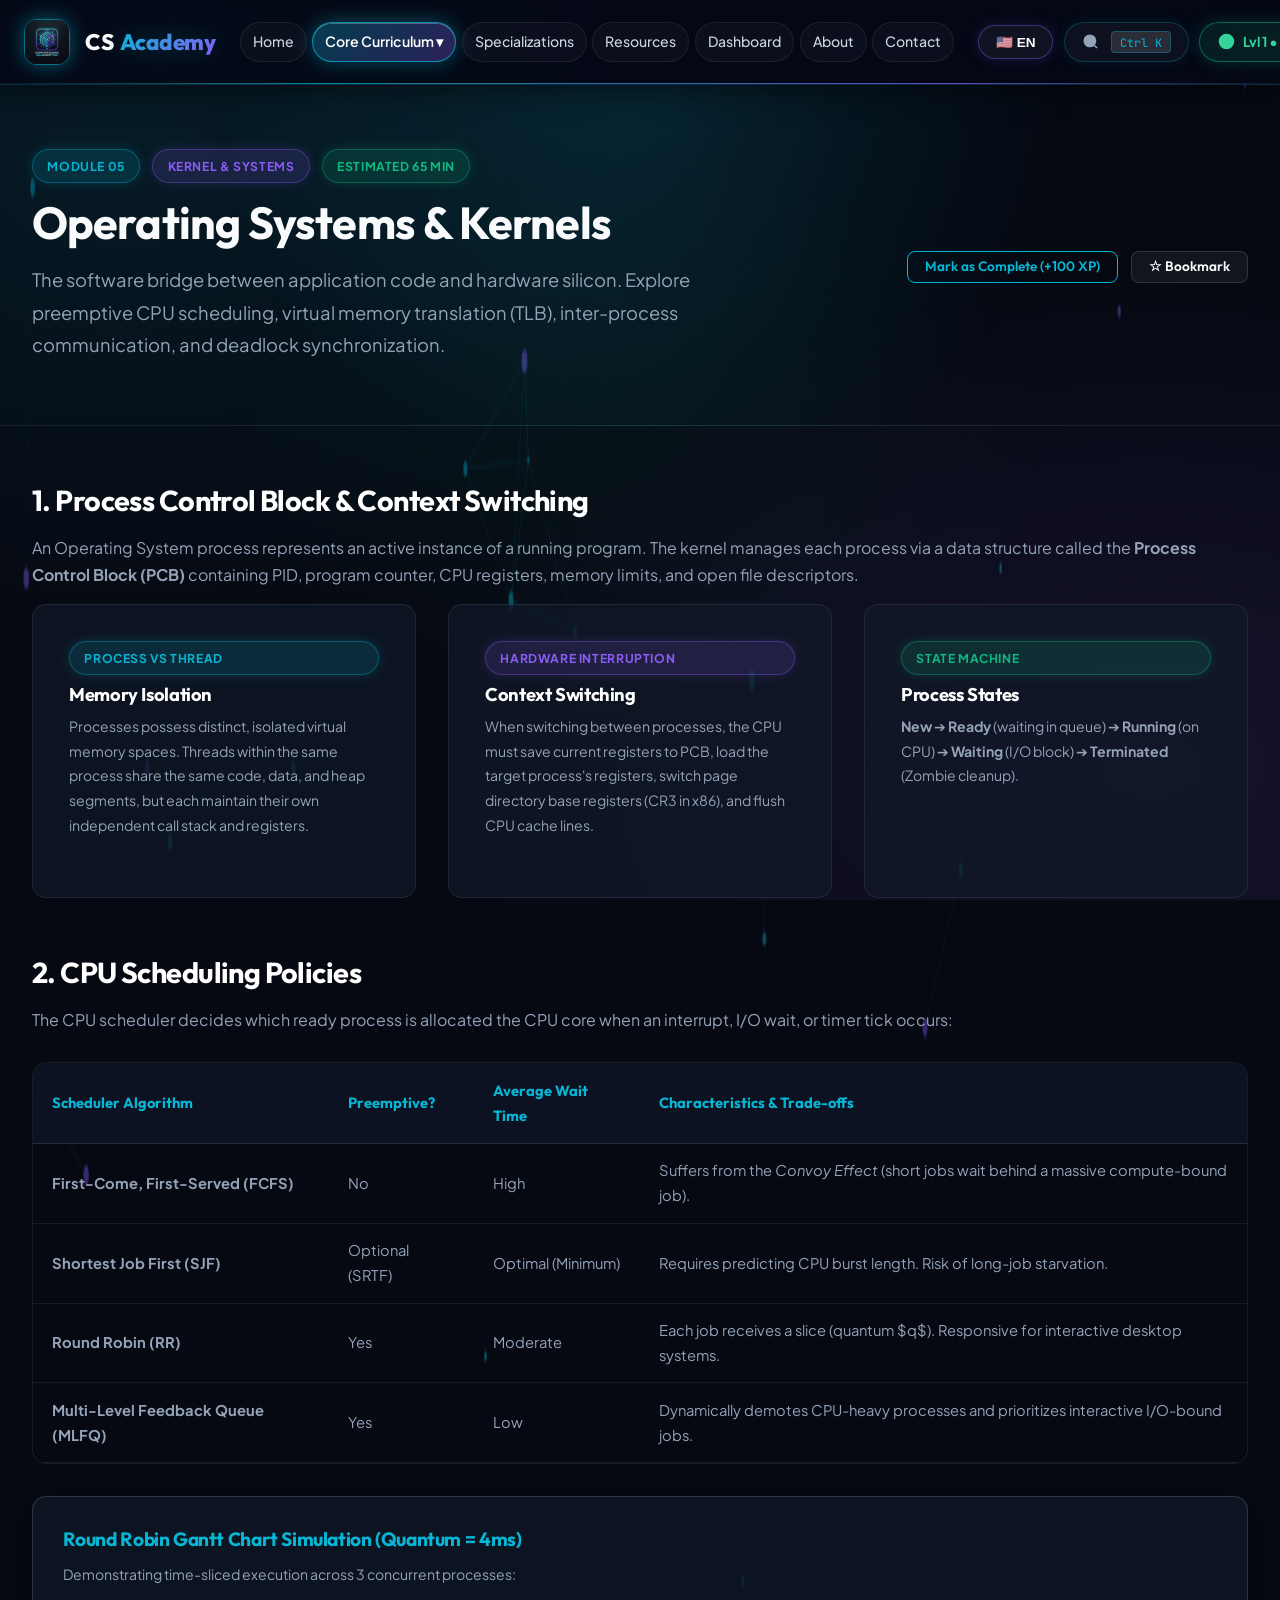
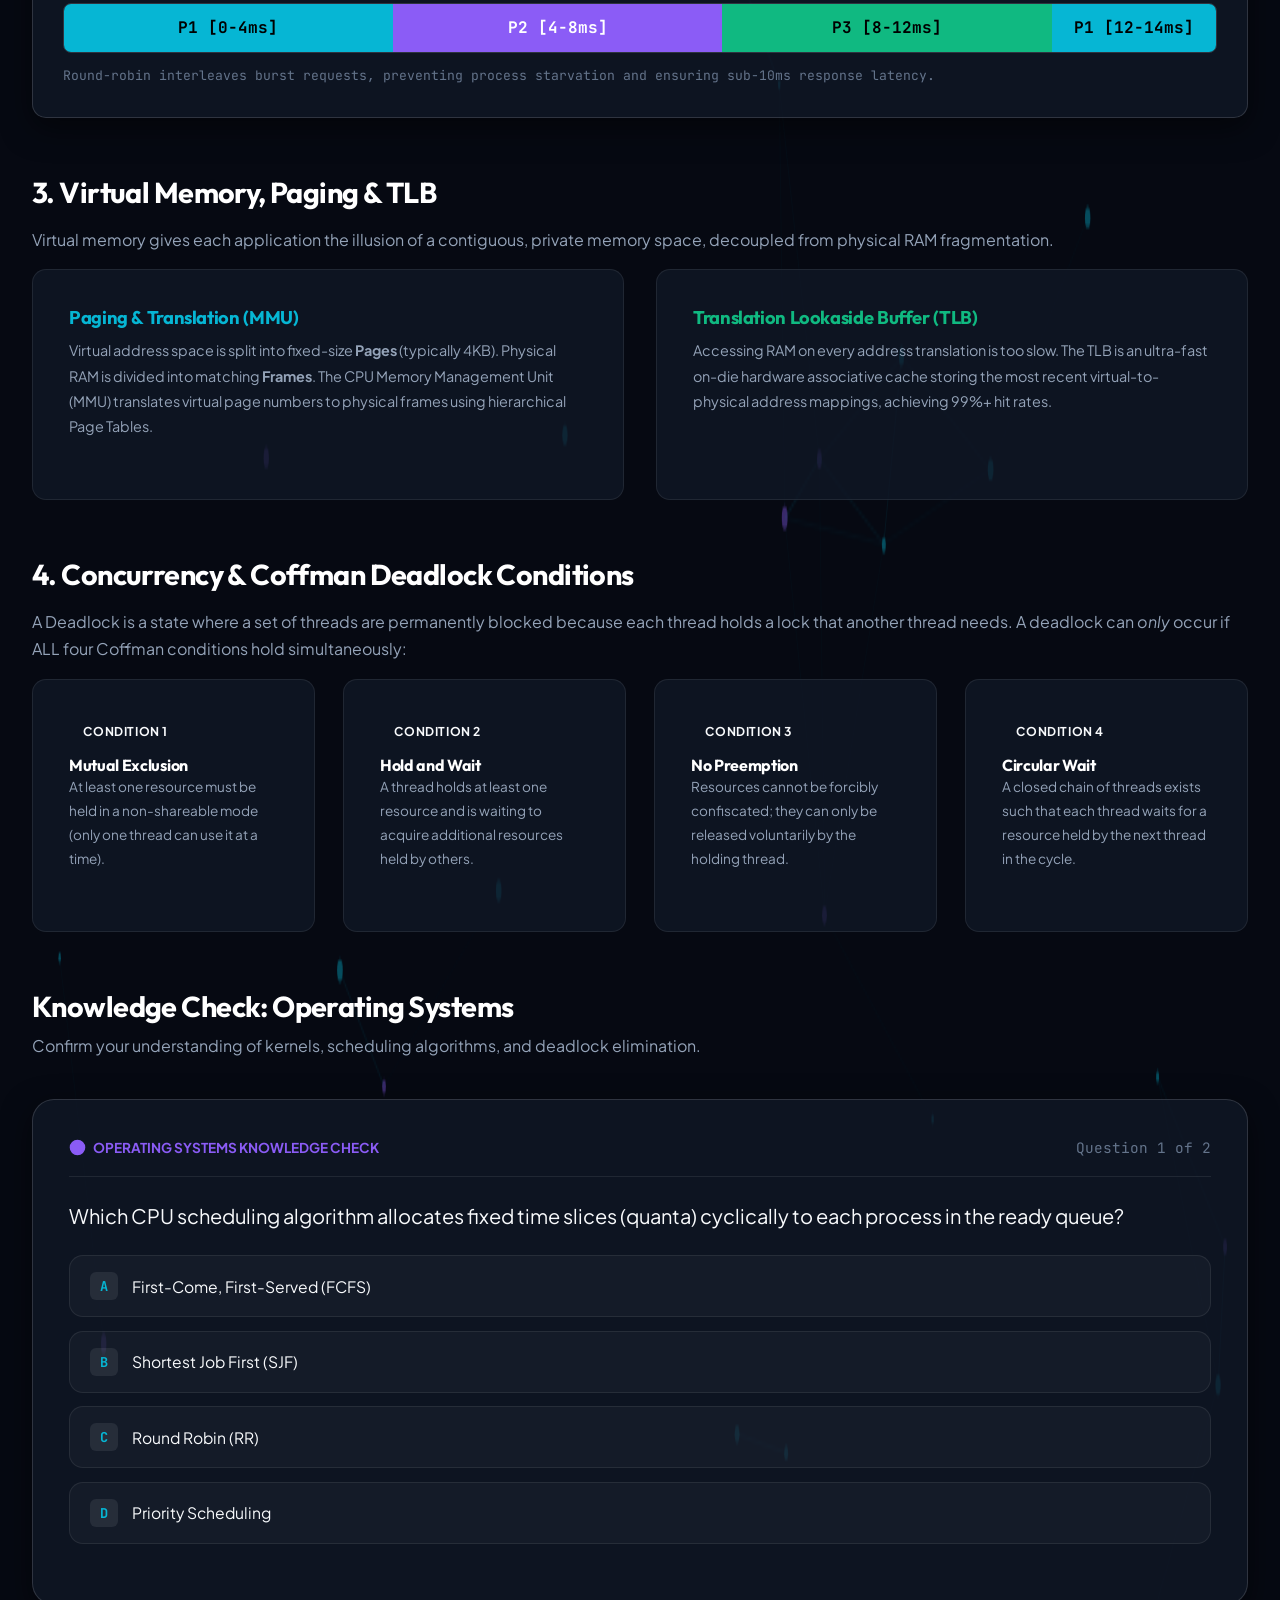
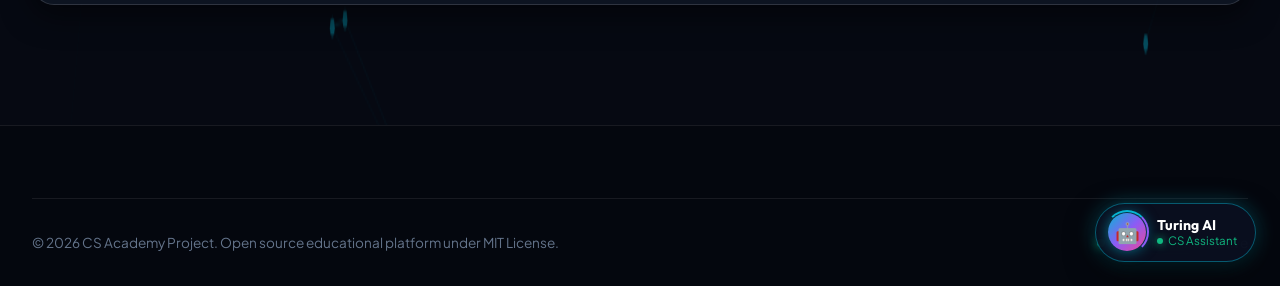
<file: operating-systems.html>
<!DOCTYPE html>
<html lang="en">
<head>
  <meta charset="UTF-8">
  <meta name="viewport" content="width=device-width, initial-scale=1.0">
  <title>Operating Systems & Kernels | CS Academy</title>
  <meta name="description" content="Explore Process scheduling, context switches, virtual memory paging, multithreading, and deadlock prevention.">
  <link rel="stylesheet" href="icons.css">
  <link rel="stylesheet" href="style.css">
  <link rel="stylesheet" href="responsive.css">
  <link rel="icon" type="image/png" href="logo.png">
</head>
<body>

  <!-- Background Particle Canvas -->
  <canvas id="particles-canvas"></canvas>

  <!-- Header -->
  <header class="site-header">
    <div class="container navbar-container navbar">
      <a href="index.html" class="brand-link">
        <img src="logo.png" alt="CS Academy Logo" class="brand-logo-img">
        <div class="brand-text">CS <span>Academy</span></div>
      </a>
      <nav>
        <ul class="nav-menu" id="nav-menu">
          <li class="nav-item"><a href="index.html" class="nav-link">Home</a></li>
          <li class="nav-item has-dropdown">
            <a href="foundations.html" class="nav-link active">Core Curriculum ▾</a>
            <ul class="dropdown-menu">
              <li class="dropdown-item"><a href="foundations.html">⚡ Foundations & Logic</a></li>
              <li class="dropdown-item"><a href="data-structures.html">📦 Data Structures</a></li>
              <li class="dropdown-item"><a href="algorithms.html">⚙️ Algorithms & Visualizer</a></li>
              <li class="dropdown-item"><a href="programming.html">💻 Programming & Memory</a></li>
              <li class="dropdown-item"><a href="operating-systems.html">🖥️ Operating Systems</a></li>
              <li class="dropdown-item"><a href="networking.html">🌐 Computer Networking</a></li>
              <li class="dropdown-item"><a href="databases.html">🗄️ Databases & SQL</a></li>
            </ul>
          </li>
          <li class="nav-item"><a href="specializations.html" class="nav-link">Specializations</a></li>
          <li class="nav-item"><a href="resources.html" class="nav-link">Resources</a></li>
          <li class="nav-item"><a href="progress.html" class="nav-link">Dashboard</a></li>
          <li class="nav-item"><a href="about.html" class="nav-link">About</a></li>
          <li class="nav-item"><a href="contact.html" class="nav-link">Contact</a></li>
        </ul>
      </nav>
      <div class="nav-actions">
        <!-- Language Switcher Button -->
        <button class="lang-switcher-btn" id="lang-toggle" title="Switch Language / ប្តូរភាសា">
          <span>🇰🇭 ខ្មែរ / EN</span>
        </button>
        <button class="search-trigger-btn" id="search-trigger">
          <svg class="cs-icon" viewBox="0 0 24 24" fill="none" stroke="currentColor" stroke-width="2"><circle cx="11" cy="11" r="8"></circle><line x1="21" y1="21" x2="16.65" y2="16.65"></line></svg>
          <span>Search...</span>
          <span class="kbd-shortcut">Ctrl K</span>
        </button>
        <a href="progress.html" class="progress-pill" id="header-progress-pill">Lvl 1 • 150 XP</a>
        <button class="icon-btn" id="sfx-toggle" title="Toggle Cyber Sound Effects">🔊</button>
        <button class="icon-btn" id="theme-toggle" aria-label="Toggle Theme">☀️</button>
        <button class="mobile-toggle" id="mobile-toggle">☰</button>
      </div>
    </div>
  </header>

  <!-- Page Hero -->
  <section class="page-hero">
    <div class="container page-hero-content">
      <div>
        <div class="page-meta-tags" style="margin-bottom: 0.75rem;">
          <span class="badge badge-cyan">Module 05</span>
          <span class="badge badge-purple">Kernel & Systems</span>
          <span class="badge badge-emerald">Estimated 65 min</span>
        </div>
        <h1 class="page-title">Operating Systems & Kernels</h1>
        <p class="page-desc">
          The software bridge between application code and hardware silicon. Explore preemptive CPU scheduling, virtual memory translation (TLB), inter-process communication, and deadlock synchronization.
        </p>
      </div>
      <div class="lesson-action-strip">
        <button class="btn btn-outline-cyan btn-sm" id="mark-complete-btn" data-topic-id="operating-systems">
          <span>Mark as Complete (+100 XP)</span>
        </button>
        <button class="btn btn-secondary btn-sm" id="bookmark-btn" data-topic-id="operating-systems">
          <span>☆ Bookmark</span>
        </button>
      </div>
    </div>
  </section>

  <!-- Main Content -->
  <main class="container" style="padding-bottom: 5rem;">

    <!-- Section 1: Process Lifecycle -->
    <section id="processes" style="margin-bottom: 3.5rem;">
      <h2 style="font-size: 1.8rem; margin-bottom: 1rem; color: #fff;">1. Process Control Block & Context Switching</h2>
      <p>
        An Operating System process represents an active instance of a running program. The kernel manages each process via a data structure called the <strong>Process Control Block (PCB)</strong> containing PID, program counter, CPU registers, memory limits, and open file descriptors.
      </p>

      <div class="grid-3">
        <div class="card">
          <span class="badge badge-cyan" style="margin-bottom: 0.5rem;">Process vs Thread</span>
          <h4 style="font-size: 1.15rem; color: #fff; margin-bottom: 0.5rem;">Memory Isolation</h4>
          <p style="font-size: 0.88rem;">
            Processes possess distinct, isolated virtual memory spaces. Threads within the same process share the same code, data, and heap segments, but each maintain their own independent call stack and registers.
          </p>
        </div>

        <div class="card">
          <span class="badge badge-purple" style="margin-bottom: 0.5rem;">Hardware Interruption</span>
          <h4 style="font-size: 1.15rem; color: #fff; margin-bottom: 0.5rem;">Context Switching</h4>
          <p style="font-size: 0.88rem;">
            When switching between processes, the CPU must save current registers to PCB, load the target process's registers, switch page directory base registers (CR3 in x86), and flush CPU cache lines.
          </p>
        </div>

        <div class="card">
          <span class="badge badge-emerald" style="margin-bottom: 0.5rem;">State Machine</span>
          <h4 style="font-size: 1.15rem; color: #fff; margin-bottom: 0.5rem;">Process States</h4>
          <p style="font-size: 0.88rem;">
            <strong>New</strong> ➔ <strong>Ready</strong> (waiting in queue) ➔ <strong>Running</strong> (on CPU) ➔ <strong>Waiting</strong> (I/O block) ➔ <strong>Terminated</strong> (Zombie cleanup).
          </p>
        </div>
      </div>
    </section>

    <!-- Section 2: CPU Scheduling Algorithms -->
    <section id="scheduling" style="margin-bottom: 3.5rem;">
      <h2 style="font-size: 1.8rem; margin-bottom: 1rem; color: #fff;">2. CPU Scheduling Policies</h2>
      <p>
        The CPU scheduler decides which ready process is allocated the CPU core when an interrupt, I/O wait, or timer tick occurs:
      </p>

      <div class="cs-table-wrap">
        <table class="cs-table">
          <thead>
            <tr>
              <th>Scheduler Algorithm</th>
              <th>Preemptive?</th>
              <th>Average Wait Time</th>
              <th>Characteristics & Trade-offs</th>
            </tr>
          </thead>
          <tbody>
            <tr>
              <td><strong>First-Come, First-Served (FCFS)</strong></td>
              <td>No</td>
              <td>High</td>
              <td>Suffers from the <em>Convoy Effect</em> (short jobs wait behind a massive compute-bound job).</td>
            </tr>
            <tr>
              <td><strong>Shortest Job First (SJF)</strong></td>
              <td>Optional (SRTF)</td>
              <td>Optimal (Minimum)</td>
              <td>Requires predicting CPU burst length. Risk of long-job starvation.</td>
            </tr>
            <tr>
              <td><strong>Round Robin (RR)</strong></td>
              <td>Yes</td>
              <td>Moderate</td>
              <td>Each job receives a slice (quantum $q$). Responsive for interactive desktop systems.</td>
            </tr>
            <tr>
              <td><strong>Multi-Level Feedback Queue (MLFQ)</strong></td>
              <td>Yes</td>
              <td>Low</td>
              <td>Dynamically demotes CPU-heavy processes and prioritizes interactive I/O-bound jobs.</td>
            </tr>
          </tbody>
        </table>
      </div>

      <!-- Gantt Chart Visual Simulator -->
      <div class="visualizer-box">
        <h3 style="font-size: 1.2rem; color: var(--cyan); margin-bottom: 0.75rem;">Round Robin Gantt Chart Simulation (Quantum = 4ms)</h3>
        <p style="font-size: 0.88rem;">Demonstrating time-sliced execution across 3 concurrent processes:</p>
        <div style="display: flex; height: 50px; border-radius: var(--radius-sm); overflow: hidden; margin-bottom: 0.75rem; border: 1px solid var(--border-light);">
          <div style="flex: 4; background: #06b6d4; display: flex; align-items: center; justify-content: center; font-weight: 700; color: #000; font-family: var(--font-mono);">P1 [0-4ms]</div>
          <div style="flex: 4; background: #8b5cf6; display: flex; align-items: center; justify-content: center; font-weight: 700; color: #fff; font-family: var(--font-mono);">P2 [4-8ms]</div>
          <div style="flex: 4; background: #10b981; display: flex; align-items: center; justify-content: center; font-weight: 700; color: #000; font-family: var(--font-mono);">P3 [8-12ms]</div>
          <div style="flex: 2; background: #06b6d4; display: flex; align-items: center; justify-content: center; font-weight: 700; color: #000; font-family: var(--font-mono);">P1 [12-14ms]</div>
        </div>
        <div style="font-size: 0.82rem; color: var(--text-muted); font-family: var(--font-mono);">
          Round-robin interleaves burst requests, preventing process starvation and ensuring sub-10ms response latency.
        </div>
      </div>
    </section>

    <!-- Section 3: Virtual Memory & Paging -->
    <section id="memory" style="margin-bottom: 3.5rem;">
      <h2 style="font-size: 1.8rem; margin-bottom: 1rem; color: #fff;">3. Virtual Memory, Paging & TLB</h2>
      <p>
        Virtual memory gives each application the illusion of a contiguous, private memory space, decoupled from physical RAM fragmentation.
      </p>

      <div class="grid-2">
        <div class="card">
          <h4 style="font-size: 1.15rem; color: var(--cyan); margin-bottom: 0.6rem;">Paging & Translation (MMU)</h4>
          <p style="font-size: 0.9rem;">
            Virtual address space is split into fixed-size <strong>Pages</strong> (typically 4KB). Physical RAM is divided into matching <strong>Frames</strong>. The CPU Memory Management Unit (MMU) translates virtual page numbers to physical frames using hierarchical Page Tables.
          </p>
        </div>

        <div class="card">
          <h4 style="font-size: 1.15rem; color: var(--emerald); margin-bottom: 0.6rem;">Translation Lookaside Buffer (TLB)</h4>
          <p style="font-size: 0.9rem;">
            Accessing RAM on every address translation is too slow. The TLB is an ultra-fast on-die hardware associative cache storing the most recent virtual-to-physical address mappings, achieving 99%+ hit rates.
          </p>
        </div>
      </div>
    </section>

    <!-- Section 4: Concurrency & Deadlocks -->
    <section id="deadlocks" style="margin-bottom: 3.5rem;">
      <h2 style="font-size: 1.8rem; margin-bottom: 1rem; color: #fff;">4. Concurrency & Coffman Deadlock Conditions</h2>
      <p>
        A Deadlock is a state where a set of threads are permanently blocked because each thread holds a lock that another thread needs. A deadlock can <em>only</em> occur if ALL four Coffman conditions hold simultaneously:
      </p>

      <div class="grid-4">
        <div class="card">
          <span class="badge badge-rose" style="margin-bottom: 0.5rem;">Condition 1</span>
          <h4 style="font-size: 1rem; color: #fff;">Mutual Exclusion</h4>
          <p style="font-size: 0.85rem;">At least one resource must be held in a non-shareable mode (only one thread can use it at a time).</p>
        </div>
        <div class="card">
          <span class="badge badge-rose" style="margin-bottom: 0.5rem;">Condition 2</span>
          <h4 style="font-size: 1rem; color: #fff;">Hold and Wait</h4>
          <p style="font-size: 0.85rem;">A thread holds at least one resource and is waiting to acquire additional resources held by others.</p>
        </div>
        <div class="card">
          <span class="badge badge-rose" style="margin-bottom: 0.5rem;">Condition 3</span>
          <h4 style="font-size: 1rem; color: #fff;">No Preemption</h4>
          <p style="font-size: 0.85rem;">Resources cannot be forcibly confiscated; they can only be released voluntarily by the holding thread.</p>
        </div>
        <div class="card">
          <span class="badge badge-rose" style="margin-bottom: 0.5rem;">Condition 4</span>
          <h4 style="font-size: 1rem; color: #fff;">Circular Wait</h4>
          <p style="font-size: 0.85rem;">A closed chain of threads exists such that each thread waits for a resource held by the next thread in the cycle.</p>
        </div>
      </div>
    </section>

    <!-- Section 5: Quiz -->
    <section id="quiz">
      <h2 style="font-size: 1.8rem; margin-bottom: 0.5rem; color: #fff;">Knowledge Check: Operating Systems</h2>
      <p style="margin-bottom: 1.5rem;">Confirm your understanding of kernels, scheduling algorithms, and deadlock elimination.</p>
      <div class="quiz-widget" id="os-quiz" data-quiz-category="operating-systems"></div>
    </section>

  </main>

  <!-- Global Search Modal -->
  <div class="search-modal-backdrop" id="search-modal">
    <div class="search-modal-card">
      <div class="search-input-wrap">
        <svg class="cs-icon" viewBox="0 0 24 24" fill="none" stroke="currentColor" stroke-width="2"><circle cx="11" cy="11" r="8"></circle><line x1="21" y1="21" x2="16.65" y2="16.65"></line></svg>
        <input type="text" id="search-input" placeholder="Search algorithms, data structures, systems, SQL..." autocomplete="off">
        <span class="kbd-shortcut">ESC</span>
      </div>
      <ul class="search-results-list" id="search-results"></ul>
      <div class="search-footer">
        <span>Press <kbd class="kbd-shortcut">ESC</kbd> to exit</span>
        <span>CS Academy Knowledge Index</span>
      </div>
    </div>
  </div>

  <!-- Footer -->
  <footer class="site-footer">
    <div class="container">
      <div class="footer-bottom">
        <div>&copy; 2026 CS Academy Project. Open source educational platform under MIT License.</div>
        <div class="status-indicator">
          <span class="status-dot"></span>
          <span>Kernel Monitor Active</span>
        </div>
      </div>
    </div>
  </footer>

  <script src="main.js"></script>
  <script src="quiz.js"></script>
</body>
</html>
</file>
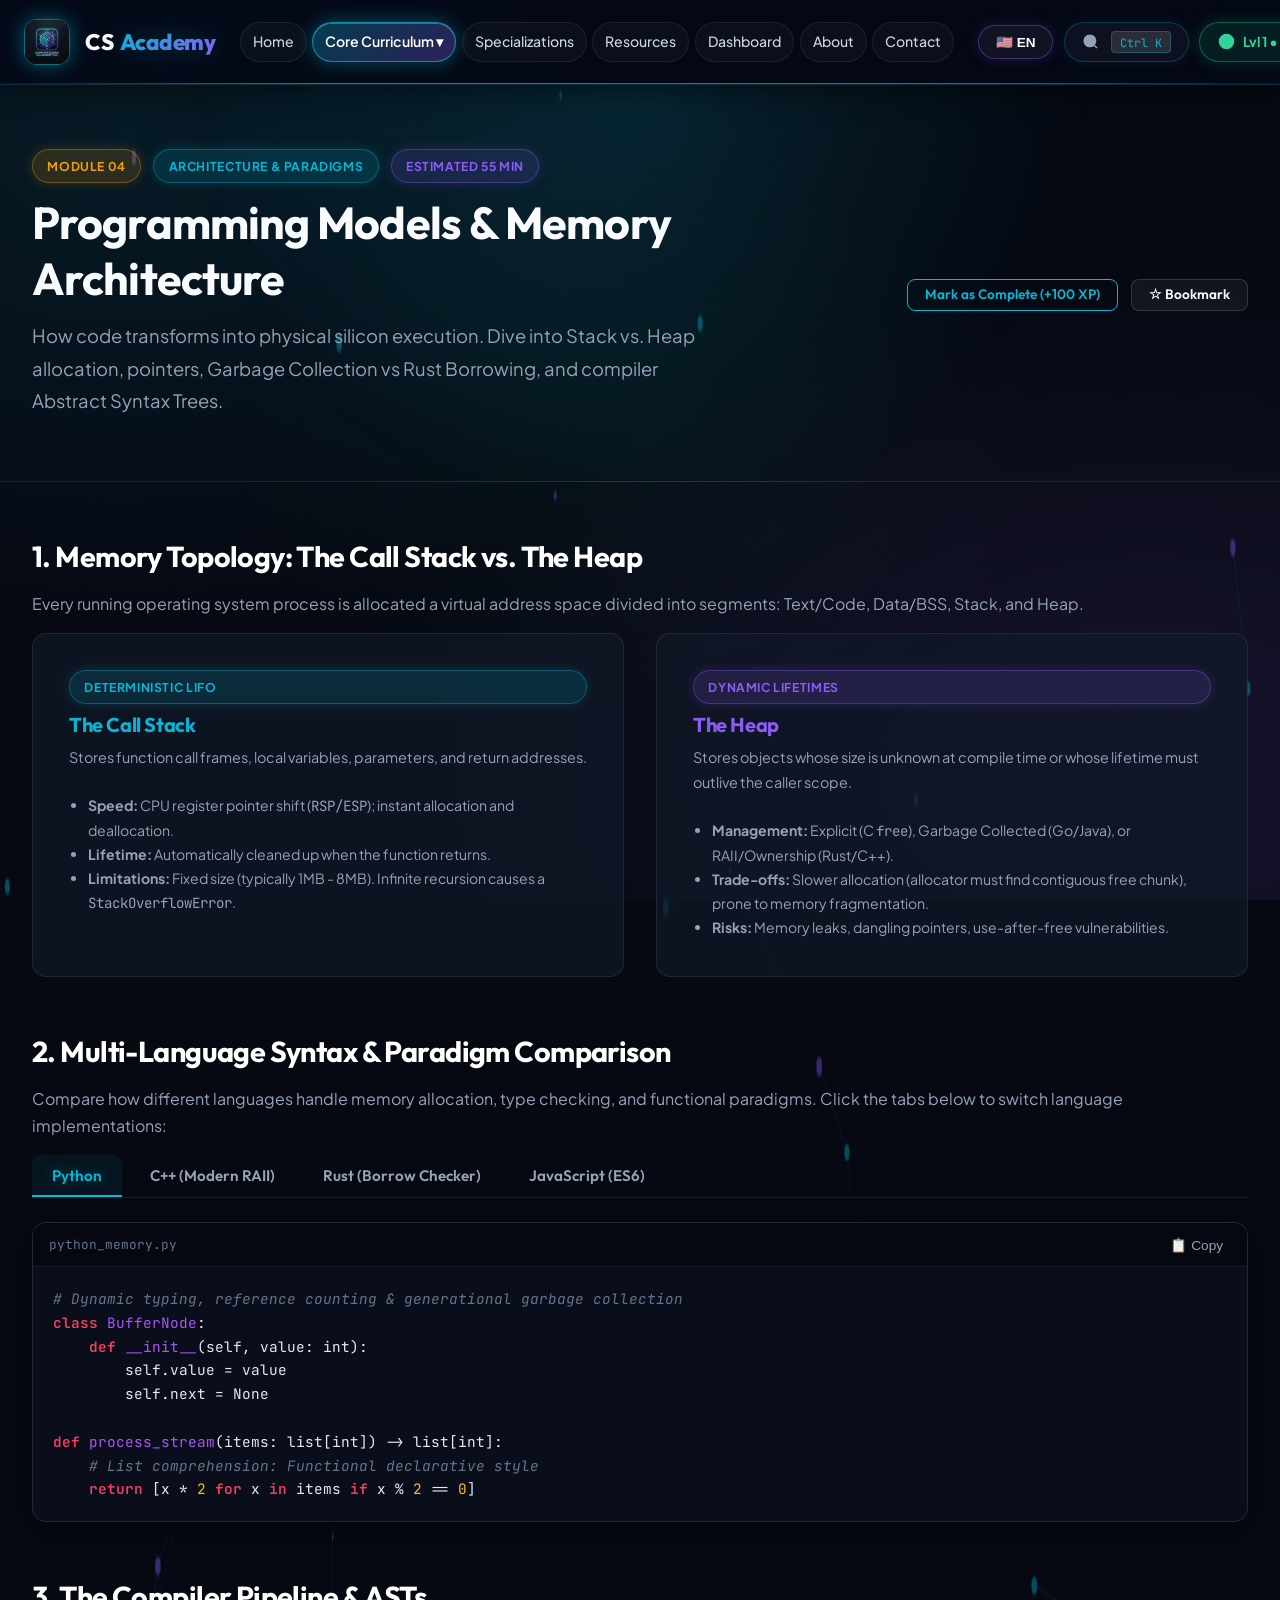
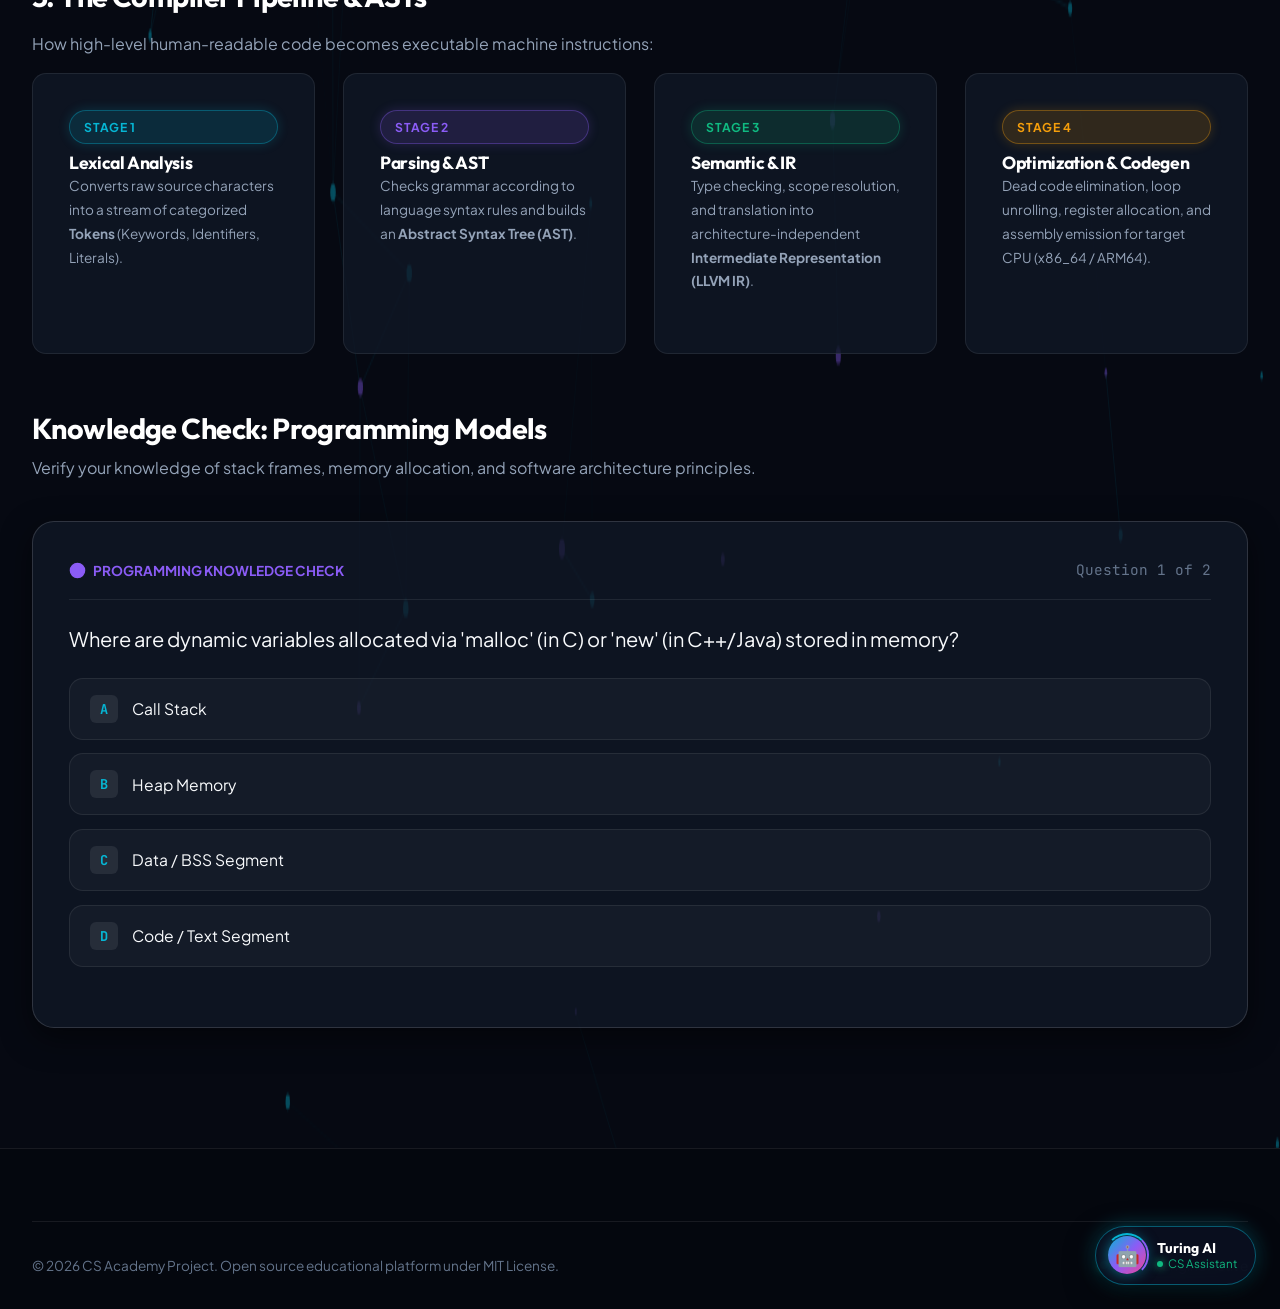
<file: programming.html>
<!DOCTYPE html>
<html lang="en">
<head>
  <meta charset="UTF-8">
  <meta name="viewport" content="width=device-width, initial-scale=1.0">
  <title>Programming & Memory Models | CS Academy</title>
  <meta name="description" content="Explore Stack vs Heap memory, garbage collection, OOP vs Functional paradigms, and compiler AST pipelines.">
  <link rel="stylesheet" href="icons.css">
  <link rel="stylesheet" href="style.css">
  <link rel="stylesheet" href="responsive.css">
  <link rel="icon" type="image/png" href="logo.png">
</head>
<body>

  <!-- Background Particle Canvas -->
  <canvas id="particles-canvas"></canvas>

  <!-- Header -->
  <header class="site-header">
    <div class="container navbar-container navbar">
      <a href="index.html" class="brand-link">
        <img src="logo.png" alt="CS Academy Logo" class="brand-logo-img">
        <div class="brand-text">CS <span>Academy</span></div>
      </a>
      <nav>
        <ul class="nav-menu" id="nav-menu">
          <li class="nav-item"><a href="index.html" class="nav-link">Home</a></li>
          <li class="nav-item has-dropdown">
            <a href="foundations.html" class="nav-link active">Core Curriculum ▾</a>
            <ul class="dropdown-menu">
              <li class="dropdown-item"><a href="foundations.html">⚡ Foundations & Logic</a></li>
              <li class="dropdown-item"><a href="data-structures.html">📦 Data Structures</a></li>
              <li class="dropdown-item"><a href="algorithms.html">⚙️ Algorithms & Visualizer</a></li>
              <li class="dropdown-item"><a href="programming.html">💻 Programming & Memory</a></li>
              <li class="dropdown-item"><a href="operating-systems.html">🖥️ Operating Systems</a></li>
              <li class="dropdown-item"><a href="networking.html">🌐 Computer Networking</a></li>
              <li class="dropdown-item"><a href="databases.html">🗄️ Databases & SQL</a></li>
            </ul>
          </li>
          <li class="nav-item"><a href="specializations.html" class="nav-link">Specializations</a></li>
          <li class="nav-item"><a href="resources.html" class="nav-link">Resources</a></li>
          <li class="nav-item"><a href="progress.html" class="nav-link">Dashboard</a></li>
          <li class="nav-item"><a href="about.html" class="nav-link">About</a></li>
          <li class="nav-item"><a href="contact.html" class="nav-link">Contact</a></li>
        </ul>
      </nav>
      <div class="nav-actions">
        <!-- Language Switcher Button -->
        <button class="lang-switcher-btn" id="lang-toggle" title="Switch Language / ប្តូរភាសា">
          <span>🇰🇭 ខ្មែរ / EN</span>
        </button>
        <button class="search-trigger-btn" id="search-trigger">
          <svg class="cs-icon" viewBox="0 0 24 24" fill="none" stroke="currentColor" stroke-width="2"><circle cx="11" cy="11" r="8"></circle><line x1="21" y1="21" x2="16.65" y2="16.65"></line></svg>
          <span>Search...</span>
          <span class="kbd-shortcut">Ctrl K</span>
        </button>
        <a href="progress.html" class="progress-pill" id="header-progress-pill">Lvl 1 • 150 XP</a>
        <button class="icon-btn" id="sfx-toggle" title="Toggle Cyber Sound Effects">🔊</button>
        <button class="icon-btn" id="theme-toggle" aria-label="Toggle Theme">☀️</button>
        <button class="mobile-toggle" id="mobile-toggle">☰</button>
      </div>
    </div>
  </header>

  <!-- Page Hero -->
  <section class="page-hero">
    <div class="container page-hero-content">
      <div>
        <div class="page-meta-tags" style="margin-bottom: 0.75rem;">
          <span class="badge badge-amber">Module 04</span>
          <span class="badge badge-cyan">Architecture & Paradigms</span>
          <span class="badge badge-purple">Estimated 55 min</span>
        </div>
        <h1 class="page-title">Programming Models & Memory Architecture</h1>
        <p class="page-desc">
          How code transforms into physical silicon execution. Dive into Stack vs. Heap allocation, pointers, Garbage Collection vs Rust Borrowing, and compiler Abstract Syntax Trees.
        </p>
      </div>
      <div class="lesson-action-strip">
        <button class="btn btn-outline-cyan btn-sm" id="mark-complete-btn" data-topic-id="programming">
          <span>Mark as Complete (+100 XP)</span>
        </button>
        <button class="btn btn-secondary btn-sm" id="bookmark-btn" data-topic-id="programming">
          <span>☆ Bookmark</span>
        </button>
      </div>
    </div>
  </section>

  <!-- Main Content -->
  <main class="container" style="padding-bottom: 5rem;">

    <!-- Section 1: Memory Architecture -->
    <section id="memory" style="margin-bottom: 3.5rem;">
      <h2 style="font-size: 1.8rem; margin-bottom: 1rem; color: #fff;">1. Memory Topology: The Call Stack vs. The Heap</h2>
      <p>
        Every running operating system process is allocated a virtual address space divided into segments: Text/Code, Data/BSS, Stack, and Heap.
      </p>

      <div class="grid-2">
        <div class="card">
          <div class="badge badge-cyan" style="margin-bottom: 0.5rem;">Deterministic LIFO</div>
          <h3 style="font-size: 1.25rem; color: var(--cyan); margin-bottom: 0.5rem;">The Call Stack</h3>
          <p style="font-size: 0.9rem;">
            Stores function call frames, local variables, parameters, and return addresses.
          </p>
          <ul style="padding-left: 1.2rem; font-size: 0.88rem; color: var(--text-secondary); line-height: 1.7;">
            <li><strong>Speed:</strong> CPU register pointer shift (<code>RSP/ESP</code>); instant allocation and deallocation.</li>
            <li><strong>Lifetime:</strong> Automatically cleaned up when the function returns.</li>
            <li><strong>Limitations:</strong> Fixed size (typically 1MB - 8MB). Infinite recursion causes a <code>StackOverflowError</code>.</li>
          </ul>
        </div>

        <div class="card">
          <div class="badge badge-purple" style="margin-bottom: 0.5rem;">Dynamic Lifetimes</div>
          <h3 style="font-size: 1.25rem; color: var(--purple); margin-bottom: 0.5rem;">The Heap</h3>
          <p style="font-size: 0.9rem;">
            Stores objects whose size is unknown at compile time or whose lifetime must outlive the caller scope.
          </p>
          <ul style="padding-left: 1.2rem; font-size: 0.88rem; color: var(--text-secondary); line-height: 1.7;">
            <li><strong>Management:</strong> Explicit (C <code>free</code>), Garbage Collected (Go/Java), or RAII/Ownership (Rust/C++).</li>
            <li><strong>Trade-offs:</strong> Slower allocation (allocator must find contiguous free chunk), prone to memory fragmentation.</li>
            <li><strong>Risks:</strong> Memory leaks, dangling pointers, use-after-free vulnerabilities.</li>
          </ul>
        </div>
      </div>
    </section>

    <!-- Section 2: Multi-Language Comparison (Interactive Tabs) -->
    <section id="languages" style="margin-bottom: 3.5rem;">
      <h2 style="font-size: 1.8rem; margin-bottom: 1rem; color: #fff;">2. Multi-Language Syntax & Paradigm Comparison</h2>
      <p>
        Compare how different languages handle memory allocation, type checking, and functional paradigms. Click the tabs below to switch language implementations:
      </p>

      <div class="tabs-container">
        <div class="tabs-nav">
          <button class="tab-btn active">Python</button>
          <button class="tab-btn">C++ (Modern RAII)</button>
          <button class="tab-btn">Rust (Borrow Checker)</button>
          <button class="tab-btn">JavaScript (ES6)</button>
        </div>

        <!-- Python Tab -->
        <div class="tab-pane active">
          <div class="code-window">
            <div class="code-header">
              <span class="code-title">python_memory.py</span>
              <button class="code-copy-btn"><span>📋 Copy</span></button>
            </div>
            <div class="code-body">
              <pre><span class="tok-comment"># Dynamic typing, reference counting & generational garbage collection</span>
<span class="tok-keyword">class</span> <span class="tok-func">BufferNode</span>:
    <span class="tok-keyword">def</span> <span class="tok-func">__init__</span>(self, value: int):
        self.value = value
        self.next = None

<span class="tok-keyword">def</span> <span class="tok-func">process_stream</span>(items: list[int]) -> list[int]:
    <span class="tok-comment"># List comprehension: Functional declarative style</span>
    <span class="tok-keyword">return</span> [x * <span class="tok-num">2</span> <span class="tok-keyword">for</span> x <span class="tok-keyword">in</span> items <span class="tok-keyword">if</span> x % <span class="tok-num">2</span> == <span class="tok-num">0</span>]</pre>
            </div>
          </div>
        </div>

        <!-- C++ Tab -->
        <div class="tab-pane">
          <div class="code-window">
            <div class="code-header">
              <span class="code-title">cpp_raii.cpp</span>
              <button class="code-copy-btn"><span>📋 Copy</span></button>
            </div>
            <div class="code-body">
              <pre><span class="tok-comment">// Static typing, deterministic destruction via RAII smart pointers</span>
<span class="tok-keyword">#include</span> <span class="tok-string">&lt;memory&gt;</span>
<span class="tok-keyword">#include</span> <span class="tok-string">&lt;vector&gt;</span>

<span class="tok-keyword">struct</span> BufferNode {
    <span class="tok-type">int</span> value;
    std::unique_ptr&lt;BufferNode&gt; next; <span class="tok-comment">// Zero overhead automatic cleanup</span>
};

std::vector&lt;<span class="tok-type">int</span>&gt; process_stream(<span class="tok-keyword">const</span> std::vector&lt;<span class="tok-type">int</span>&gt;&amp; items) {
    std::vector&lt;<span class="tok-type">int</span>&gt; result;
    <span class="tok-keyword">for</span> (<span class="tok-type">int</span> x : items) {
        <span class="tok-keyword">if</span> (x % <span class="tok-num">2</span> == <span class="tok-num">0</span>) result.push_back(x * <span class="tok-num">2</span>);
    }
    <span class="tok-keyword">return</span> result;
}</pre>
            </div>
          </div>
        </div>

        <!-- Rust Tab -->
        <div class="tab-pane">
          <div class="code-window">
            <div class="code-header">
              <span class="code-title">rust_ownership.rs</span>
              <button class="code-copy-btn"><span>📋 Copy</span></button>
            </div>
            <div class="code-body">
              <pre><span class="tok-comment">// Compile-time memory safety without a garbage collector</span>
<span class="tok-keyword">struct</span> BufferNode {
    value: <span class="tok-type">i32</span>,
    next: Option&lt;Box&lt;BufferNode&gt;&gt;,
}

<span class="tok-keyword">pub fn</span> <span class="tok-func">process_stream</span>(items: &amp;[<span class="tok-type">i32</span>]) -&gt; Vec&lt;<span class="tok-type">i32</span>&gt; {
    <span class="tok-comment">// Zero-cost iterator abstraction</span>
    items.iter()
        .filter(|&amp;&amp;x| x % <span class="tok-num">2</span> == <span class="tok-num">0</span>)
        .map(|&amp;x| x * <span class="tok-num">2</span>)
        .collect()
}</pre>
            </div>
          </div>
        </div>

        <!-- JS Tab -->
        <div class="tab-pane">
          <div class="code-window">
            <div class="code-header">
              <span class="code-title">javascript_v8.js</span>
              <button class="code-copy-btn"><span>📋 Copy</span></button>
            </div>
            <div class="code-body">
              <pre><span class="tok-comment">// Single-threaded event loop, JIT compiled via V8 Engine</span>
<span class="tok-keyword">class</span> BufferNode {
  constructor(value) {
    <span class="tok-keyword">this</span>.value = value;
    <span class="tok-keyword">this</span>.next = <span class="tok-keyword">null</span>;
  }
}

<span class="tok-keyword">const</span> processStream = (items) =&gt; 
  items.filter(x =&gt; x % <span class="tok-num">2</span> === <span class="tok-num">0</span>).map(x =&gt; x * <span class="tok-num">2</span>);</pre>
            </div>
          </div>
        </div>
      </div>
    </section>

    <!-- Section 3: Compiler Pipeline -->
    <section id="compilers" style="margin-bottom: 3.5rem;">
      <h2 style="font-size: 1.8rem; margin-bottom: 1rem; color: #fff;">3. The Compiler Pipeline & ASTs</h2>
      <p>
        How high-level human-readable code becomes executable machine instructions:
      </p>

      <div class="grid-4">
        <div class="card">
          <span class="badge badge-cyan" style="margin-bottom: 0.5rem;">Stage 1</span>
          <h4 style="font-size: 1.1rem; color: #fff;">Lexical Analysis</h4>
          <p style="font-size: 0.85rem;">Converts raw source characters into a stream of categorized <strong>Tokens</strong> (Keywords, Identifiers, Literals).</p>
        </div>
        <div class="card">
          <span class="badge badge-purple" style="margin-bottom: 0.5rem;">Stage 2</span>
          <h4 style="font-size: 1.1rem; color: #fff;">Parsing & AST</h4>
          <p style="font-size: 0.85rem;">Checks grammar according to language syntax rules and builds an <strong>Abstract Syntax Tree (AST)</strong>.</p>
        </div>
        <div class="card">
          <span class="badge badge-emerald" style="margin-bottom: 0.5rem;">Stage 3</span>
          <h4 style="font-size: 1.1rem; color: #fff;">Semantic & IR</h4>
          <p style="font-size: 0.85rem;">Type checking, scope resolution, and translation into architecture-independent <strong>Intermediate Representation (LLVM IR)</strong>.</p>
        </div>
        <div class="card">
          <span class="badge badge-amber" style="margin-bottom: 0.5rem;">Stage 4</span>
          <h4 style="font-size: 1.1rem; color: #fff;">Optimization & Codegen</h4>
          <p style="font-size: 0.85rem;">Dead code elimination, loop unrolling, register allocation, and assembly emission for target CPU (x86_64 / ARM64).</p>
        </div>
      </div>
    </section>

    <!-- Section 4: Quiz -->
    <section id="quiz">
      <h2 style="font-size: 1.8rem; margin-bottom: 0.5rem; color: #fff;">Knowledge Check: Programming Models</h2>
      <p style="margin-bottom: 1.5rem;">Verify your knowledge of stack frames, memory allocation, and software architecture principles.</p>
      <div class="quiz-widget" id="programming-quiz" data-quiz-category="programming"></div>
    </section>

  </main>

  <!-- Global Search Modal -->
  <div class="search-modal-backdrop" id="search-modal">
    <div class="search-modal-card">
      <div class="search-input-wrap">
        <svg class="cs-icon" viewBox="0 0 24 24" fill="none" stroke="currentColor" stroke-width="2"><circle cx="11" cy="11" r="8"></circle><line x1="21" y1="21" x2="16.65" y2="16.65"></line></svg>
        <input type="text" id="search-input" placeholder="Search algorithms, data structures, systems, SQL..." autocomplete="off">
        <span class="kbd-shortcut">ESC</span>
      </div>
      <ul class="search-results-list" id="search-results"></ul>
      <div class="search-footer">
        <span>Press <kbd class="kbd-shortcut">ESC</kbd> to exit</span>
        <span>CS Academy Knowledge Index</span>
      </div>
    </div>
  </div>

  <!-- Footer -->
  <footer class="site-footer">
    <div class="container">
      <div class="footer-bottom">
        <div>&copy; 2026 CS Academy Project. Open source educational platform under MIT License.</div>
        <div class="status-indicator">
          <span class="status-dot"></span>
          <span>Syntax Engine Active</span>
        </div>
      </div>
    </div>
  </footer>

  <script src="main.js"></script>
  <script src="quiz.js"></script>
</body>
</html>
</file>
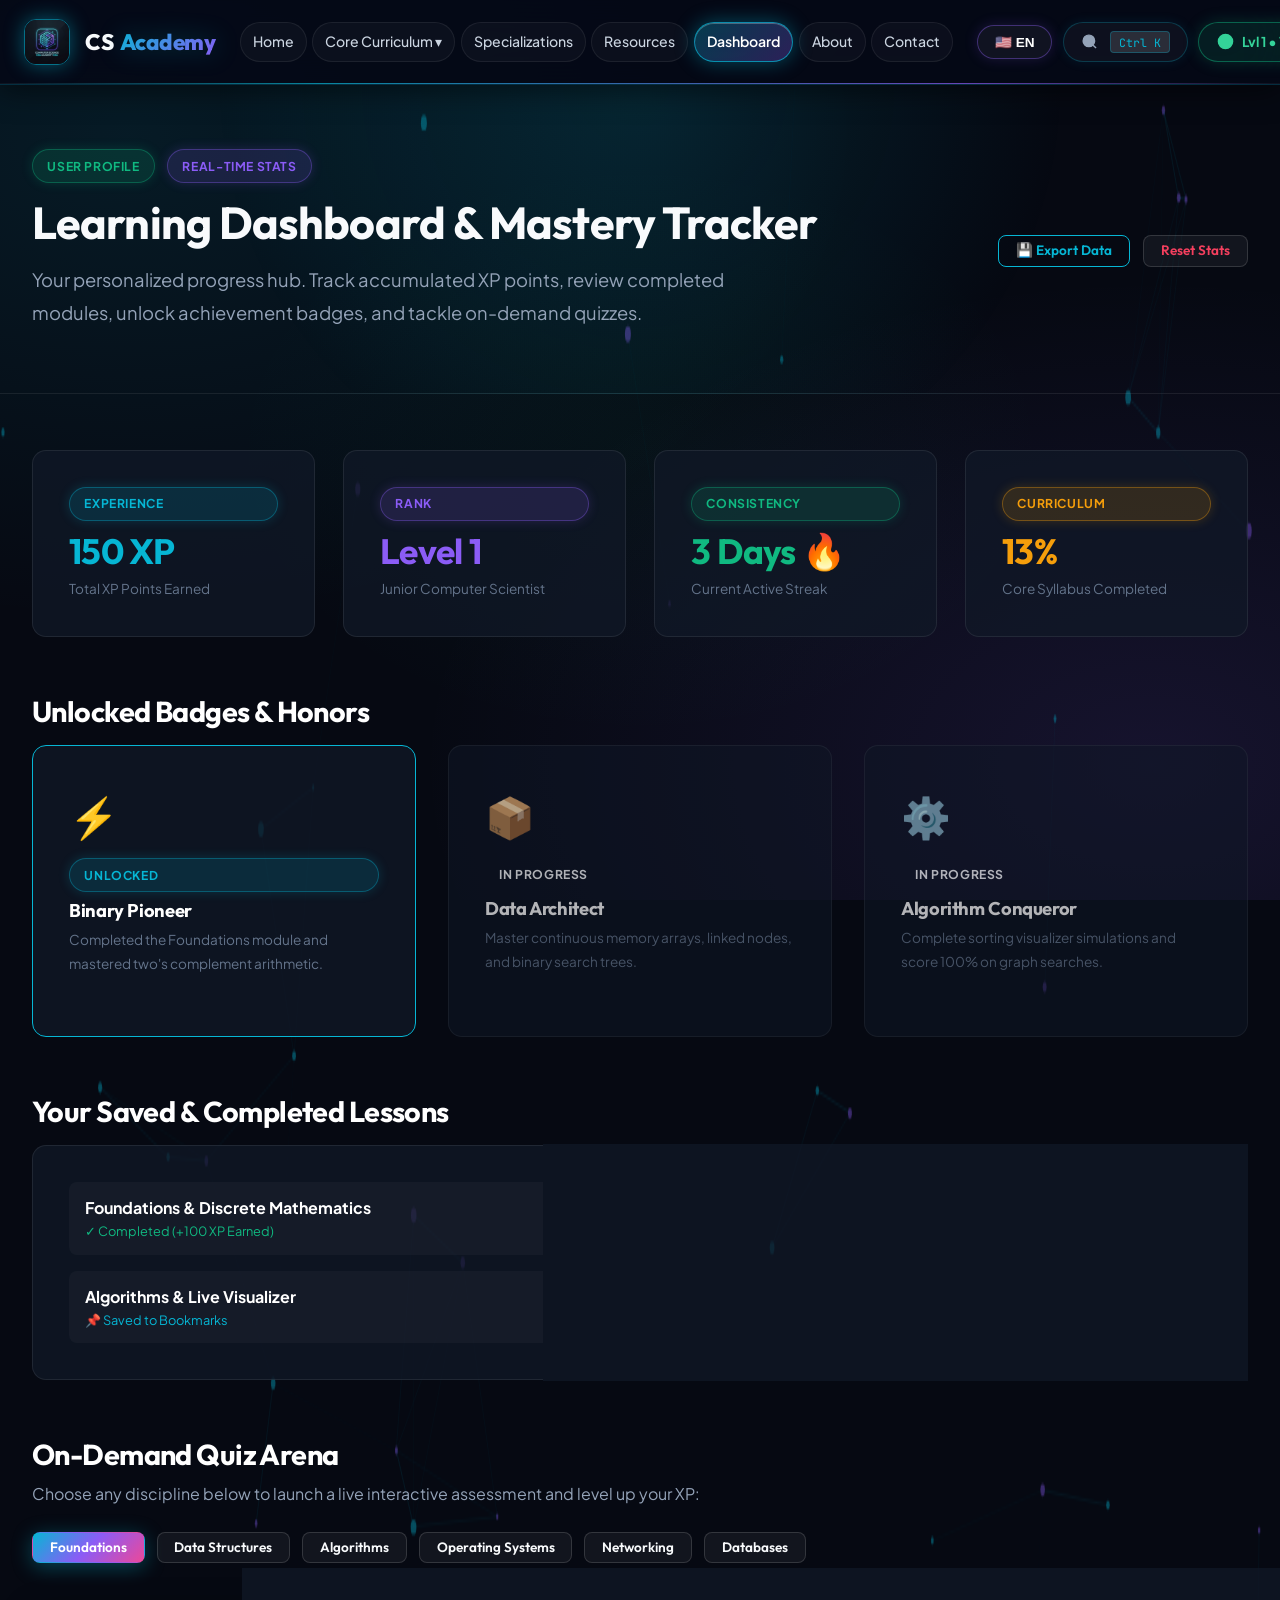
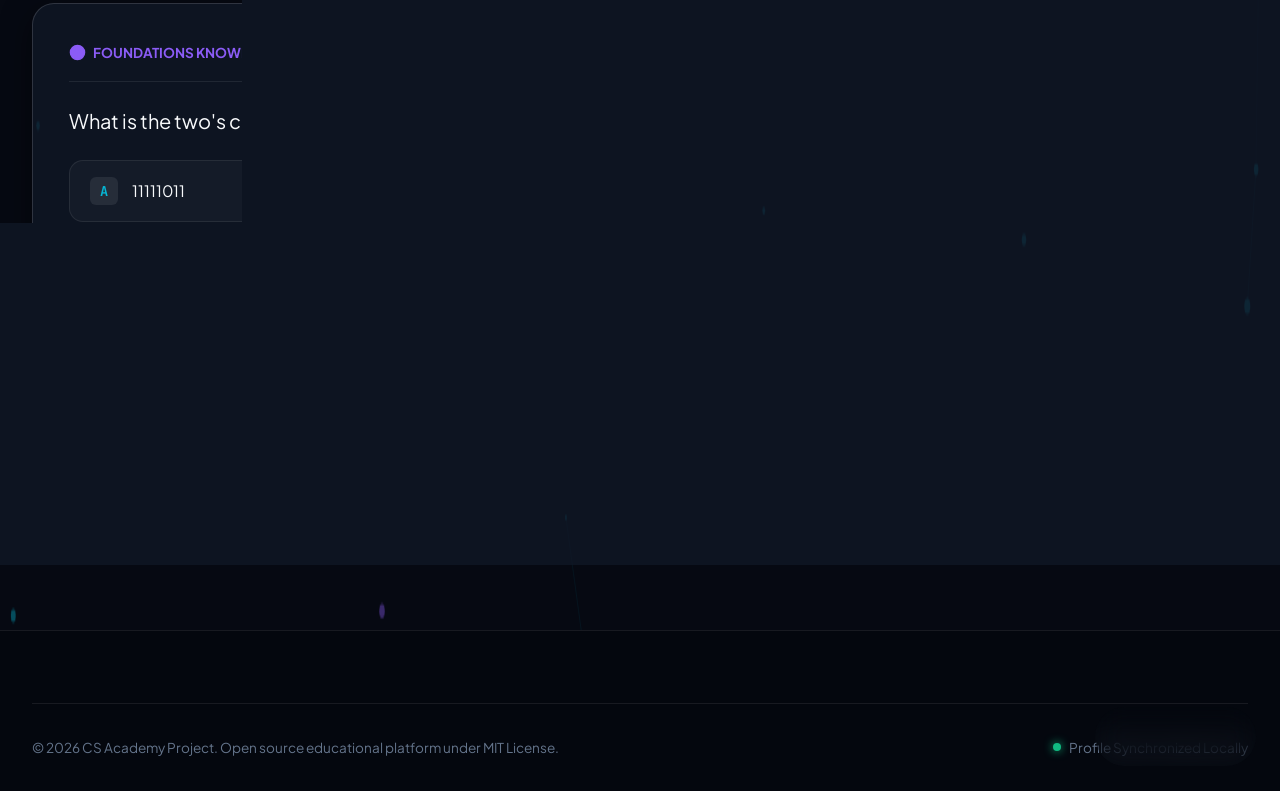
<file: progress.html>
<!DOCTYPE html>
<html lang="en">
<head>
  <meta charset="UTF-8">
  <meta name="viewport" content="width=device-width, initial-scale=1.0">
  <title>Learning Dashboard & Progress | CS Academy</title>
  <meta name="description" content="Track your computer science progress, XP points, study streak, unlocked achievement badges, and personal bookmarks.">
  <link rel="stylesheet" href="icons.css">
  <link rel="stylesheet" href="style.css">
  <link rel="stylesheet" href="responsive.css">
  <link rel="icon" type="image/png" href="logo.png">
</head>
<body>

  <!-- Background Particle Canvas -->
  <canvas id="particles-canvas"></canvas>

  <!-- Header -->
  <header class="site-header">
    <div class="container navbar-container navbar">
      <a href="index.html" class="brand-link">
        <img src="logo.png" alt="CS Academy Logo" class="brand-logo-img">
        <div class="brand-text">CS <span>Academy</span></div>
      </a>
      <nav>
        <ul class="nav-menu" id="nav-menu">
          <li class="nav-item"><a href="index.html" class="nav-link">Home</a></li>
          <li class="nav-item has-dropdown">
            <a href="foundations.html" class="nav-link">Core Curriculum ▾</a>
            <ul class="dropdown-menu">
              <li class="dropdown-item"><a href="foundations.html">⚡ Foundations & Logic</a></li>
              <li class="dropdown-item"><a href="data-structures.html">📦 Data Structures</a></li>
              <li class="dropdown-item"><a href="algorithms.html">⚙️ Algorithms & Visualizer</a></li>
              <li class="dropdown-item"><a href="programming.html">💻 Programming & Memory</a></li>
              <li class="dropdown-item"><a href="operating-systems.html">🖥️ Operating Systems</a></li>
              <li class="dropdown-item"><a href="networking.html">🌐 Computer Networking</a></li>
              <li class="dropdown-item"><a href="databases.html">🗄️ Databases & SQL</a></li>
            </ul>
          </li>
          <li class="nav-item"><a href="specializations.html" class="nav-link">Specializations</a></li>
          <li class="nav-item"><a href="resources.html" class="nav-link">Resources</a></li>
          <li class="nav-item"><a href="progress.html" class="nav-link active">Dashboard</a></li>
          <li class="nav-item"><a href="about.html" class="nav-link">About</a></li>
          <li class="nav-item"><a href="contact.html" class="nav-link">Contact</a></li>
        </ul>
      </nav>
      <div class="nav-actions">
        <!-- Language Switcher Button -->
        <button class="lang-switcher-btn" id="lang-toggle" title="Switch Language / ប្តូរភាសា">
          <span>🇰🇭 ខ្មែរ / EN</span>
        </button>
        <button class="search-trigger-btn" id="search-trigger">
          <svg class="cs-icon" viewBox="0 0 24 24" fill="none" stroke="currentColor" stroke-width="2"><circle cx="11" cy="11" r="8"></circle><line x1="21" y1="21" x2="16.65" y2="16.65"></line></svg>
          <span>Search...</span>
          <span class="kbd-shortcut">Ctrl K</span>
        </button>
        <a href="progress.html" class="progress-pill" id="header-progress-pill">Lvl 1 • 150 XP</a>
        <button class="icon-btn" id="sfx-toggle" title="Toggle Cyber Sound Effects">🔊</button>
        <button class="icon-btn" id="theme-toggle" aria-label="Toggle Theme">☀️</button>
        <button class="mobile-toggle" id="mobile-toggle">☰</button>
      </div>
    </div>
  </header>

  <!-- Page Hero -->
  <section class="page-hero">
    <div class="container page-hero-content">
      <div>
        <div class="page-meta-tags" style="margin-bottom: 0.75rem;">
          <span class="badge badge-emerald">User Profile</span>
          <span class="badge badge-purple">Real-time Stats</span>
        </div>
        <h1 class="page-title">Learning Dashboard & Mastery Tracker</h1>
        <p class="page-desc">
          Your personalized progress hub. Track accumulated XP points, review completed modules, unlock achievement badges, and tackle on-demand quizzes.
        </p>
      </div>
      <div class="lesson-action-strip">
        <button class="btn btn-outline-cyan btn-sm" id="export-progress-btn">
          <span>💾 Export Data</span>
        </button>
        <button class="btn btn-secondary btn-sm" id="reset-progress-btn" style="color: var(--rose);">
          <span>Reset Stats</span>
        </button>
      </div>
    </div>
  </section>

  <!-- Main Content -->
  <main class="container" style="padding-bottom: 5rem;">

    <!-- Section 1: Metric Stats Cards -->
    <section class="grid-4" style="margin-bottom: 3.5rem;">
      <div class="card">
        <span class="badge badge-cyan" style="margin-bottom: 0.5rem;">Experience</span>
        <h3 id="dash-xp" style="font-size: 2.2rem; color: var(--cyan); margin-bottom: 0.25rem;">150 XP</h3>
        <p style="font-size: 0.85rem; color: var(--text-muted); margin-bottom: 0;">Total XP Points Earned</p>
      </div>

      <div class="card">
        <span class="badge badge-purple" style="margin-bottom: 0.5rem;">Rank</span>
        <h3 id="dash-level" style="font-size: 2.2rem; color: var(--purple); margin-bottom: 0.25rem;">Level 1</h3>
        <p style="font-size: 0.85rem; color: var(--text-muted); margin-bottom: 0;">Junior Computer Scientist</p>
      </div>

      <div class="card">
        <span class="badge badge-emerald" style="margin-bottom: 0.5rem;">Consistency</span>
        <h3 id="dash-streak" style="font-size: 2.2rem; color: var(--emerald); margin-bottom: 0.25rem;">3 Days 🔥</h3>
        <p style="font-size: 0.85rem; color: var(--text-muted); margin-bottom: 0;">Current Active Streak</p>
      </div>

      <div class="card">
        <span class="badge badge-amber" style="margin-bottom: 0.5rem;">Curriculum</span>
        <h3 id="dash-pct" style="font-size: 2.2rem; color: var(--amber); margin-bottom: 0.25rem;">25%</h3>
        <p style="font-size: 0.85rem; color: var(--text-muted); margin-bottom: 0;">Core Syllabus Completed</p>
      </div>
    </section>

    <!-- Section 2: Achievement Badges -->
    <section style="margin-bottom: 3.5rem;">
      <h2 style="font-size: 1.8rem; margin-bottom: 1rem; color: #fff;">Unlocked Badges & Honors</h2>
      <div class="grid-3">
        <div class="card" style="border-color: var(--cyan);">
          <div style="font-size: 2.5rem; margin-bottom: 0.5rem;">⚡</div>
          <span class="badge badge-cyan" style="margin-bottom: 0.4rem;">Unlocked</span>
          <h3 style="font-size: 1.15rem; color: #fff; margin-bottom: 0.4rem;">Binary Pioneer</h3>
          <p style="font-size: 0.85rem; color: var(--text-muted);">Completed the Foundations module and mastered two's complement arithmetic.</p>
        </div>

        <div class="card" id="badge-ds" style="opacity: 0.7;">
          <div style="font-size: 2.5rem; margin-bottom: 0.5rem;">📦</div>
          <span class="badge badge-secondary" style="margin-bottom: 0.4rem;">In Progress</span>
          <h3 style="font-size: 1.15rem; color: #fff; margin-bottom: 0.4rem;">Data Architect</h3>
          <p style="font-size: 0.85rem; color: var(--text-muted);">Master continuous memory arrays, linked nodes, and binary search trees.</p>
        </div>

        <div class="card" id="badge-algo" style="opacity: 0.7;">
          <div style="font-size: 2.5rem; margin-bottom: 0.5rem;">⚙️</div>
          <span class="badge badge-secondary" style="margin-bottom: 0.4rem;">In Progress</span>
          <h3 style="font-size: 1.15rem; color: #fff; margin-bottom: 0.4rem;">Algorithm Conqueror</h3>
          <p style="font-size: 0.85rem; color: var(--text-muted);">Complete sorting visualizer simulations and score 100% on graph searches.</p>
        </div>
      </div>
    </section>

    <!-- Section 3: Bookmarks & Completed Modules -->
    <section style="margin-bottom: 3.5rem;">
      <h2 style="font-size: 1.8rem; margin-bottom: 1rem; color: #fff;">Your Saved & Completed Lessons</h2>
      <div class="card">
        <div id="dashboard-lists" style="display: flex; flex-direction: column; gap: 1rem;">
          <div style="display: flex; align-items: center; justify-content: space-between; padding: 0.75rem 1rem; background: rgba(255,255,255,0.03); border-radius: var(--radius-sm);">
            <div>
              <strong style="color: #fff;">Foundations & Discrete Mathematics</strong>
              <div style="font-size: 0.8rem; color: var(--emerald);">✓ Completed (+100 XP Earned)</div>
            </div>
            <a href="foundations.html" class="btn btn-outline-cyan btn-sm">Review Lesson →</a>
          </div>

          <div style="display: flex; align-items: center; justify-content: space-between; padding: 0.75rem 1rem; background: rgba(255,255,255,0.03); border-radius: var(--radius-sm);">
            <div>
              <strong style="color: #fff;">Algorithms & Live Visualizer</strong>
              <div style="font-size: 0.8rem; color: var(--cyan);">📌 Saved to Bookmarks</div>
            </div>
            <a href="algorithms.html" class="btn btn-outline-cyan btn-sm">Resume Lesson →</a>
          </div>
        </div>
      </div>
    </section>

    <!-- Section 4: Daily Assessment Arena -->
    <section>
      <h2 style="font-size: 1.8rem; margin-bottom: 0.5rem; color: #fff;">On-Demand Quiz Arena</h2>
      <p style="margin-bottom: 1.5rem;">Choose any discipline below to launch a live interactive assessment and level up your XP:</p>

      <div style="display: flex; gap: 0.75rem; margin-bottom: 1.5rem; flex-wrap: wrap;">
        <button class="btn btn-sm btn-primary quiz-cat-btn" data-cat="foundations">Foundations</button>
        <button class="btn btn-sm btn-secondary quiz-cat-btn" data-cat="data-structures">Data Structures</button>
        <button class="btn btn-sm btn-secondary quiz-cat-btn" data-cat="algorithms">Algorithms</button>
        <button class="btn btn-sm btn-secondary quiz-cat-btn" data-cat="operating-systems">Operating Systems</button>
        <button class="btn btn-sm btn-secondary quiz-cat-btn" data-cat="networking">Networking</button>
        <button class="btn btn-sm btn-secondary quiz-cat-btn" data-cat="databases">Databases</button>
      </div>

      <div class="quiz-widget" id="dashboard-arena-quiz" data-quiz-category="foundations"></div>
    </section>

  </main>

  <!-- Global Search Modal -->
  <div class="search-modal-backdrop" id="search-modal">
    <div class="search-modal-card">
      <div class="search-input-wrap">
        <svg class="cs-icon" viewBox="0 0 24 24" fill="none" stroke="currentColor" stroke-width="2"><circle cx="11" cy="11" r="8"></circle><line x1="21" y1="21" x2="16.65" y2="16.65"></line></svg>
        <input type="text" id="search-input" placeholder="Search algorithms, data structures, systems, SQL..." autocomplete="off">
        <span class="kbd-shortcut">ESC</span>
      </div>
      <ul class="search-results-list" id="search-results"></ul>
      <div class="search-footer">
        <span>Press <kbd class="kbd-shortcut">ESC</kbd> to exit</span>
        <span>CS Academy Knowledge Index</span>
      </div>
    </div>
  </div>

  <!-- Footer -->
  <footer class="site-footer">
    <div class="container">
      <div class="footer-bottom">
        <div>&copy; 2026 CS Academy Project. Open source educational platform under MIT License.</div>
        <div class="status-indicator">
          <span class="status-dot"></span>
          <span>Profile Synchronized Locally</span>
        </div>
      </div>
    </div>
  </footer>

  <script src="main.js"></script>
  <script src="quiz.js"></script>
  <script>
    // Dashboard Specific Script
    document.addEventListener('DOMContentLoaded', () => {
      const prog = typeof getProgress === 'function' ? getProgress() : { xp: 150, level: 1, streak: 3, completedLessons: ['foundations'] };
      
      const xpElem = document.getElementById('dash-xp');
      const lvlElem = document.getElementById('dash-level');
      const streakElem = document.getElementById('dash-streak');
      const pctElem = document.getElementById('dash-pct');

      if (xpElem) xpElem.textContent = `${prog.xp} XP`;
      if (lvlElem) lvlElem.textContent = `Level ${prog.level}`;
      if (streakElem) streakElem.textContent = `${prog.streak} Days 🔥`;
      if (pctElem) {
        const pct = Math.min(100, Math.round((prog.completedLessons.length / 8) * 100));
        pctElem.textContent = `${pct}%`;
      }

      // Quiz category switcher
      document.querySelectorAll('.quiz-cat-btn').forEach(btn => {
        btn.addEventListener('click', () => {
          document.querySelectorAll('.quiz-cat-btn').forEach(b => {
            b.classList.remove('btn-primary');
            b.classList.add('btn-secondary');
          });
          btn.classList.remove('btn-secondary');
          btn.classList.add('btn-primary');

          const cat = btn.getAttribute('data-cat');
          new QuizController('dashboard-arena-quiz', cat);
        });
      });

      // Export Progress
      const exportBtn = document.getElementById('export-progress-btn');
      if (exportBtn) {
        exportBtn.addEventListener('click', () => {
          const dataStr = "data:text/json;charset=utf-8," + encodeURIComponent(JSON.stringify(prog, null, 2));
          const dl = document.createElement('a');
          dl.setAttribute("href", dataStr);
          dl.setAttribute("download", "cs_academy_progress.json");
          dl.click();
          showToast('Progress data exported to JSON file! 📁');
        });
      }

      // Reset Progress
      const resetBtn = document.getElementById('reset-progress-btn');
      if (resetBtn) {
        resetBtn.addEventListener('click', () => {
          if (confirm('Are you sure you want to reset your XP, level, and completed lessons?')) {
            localStorage.removeItem('cs_learning_progress');
            window.location.reload();
          }
        });
      }
    });
  </script>
</body>
</html>
</file>
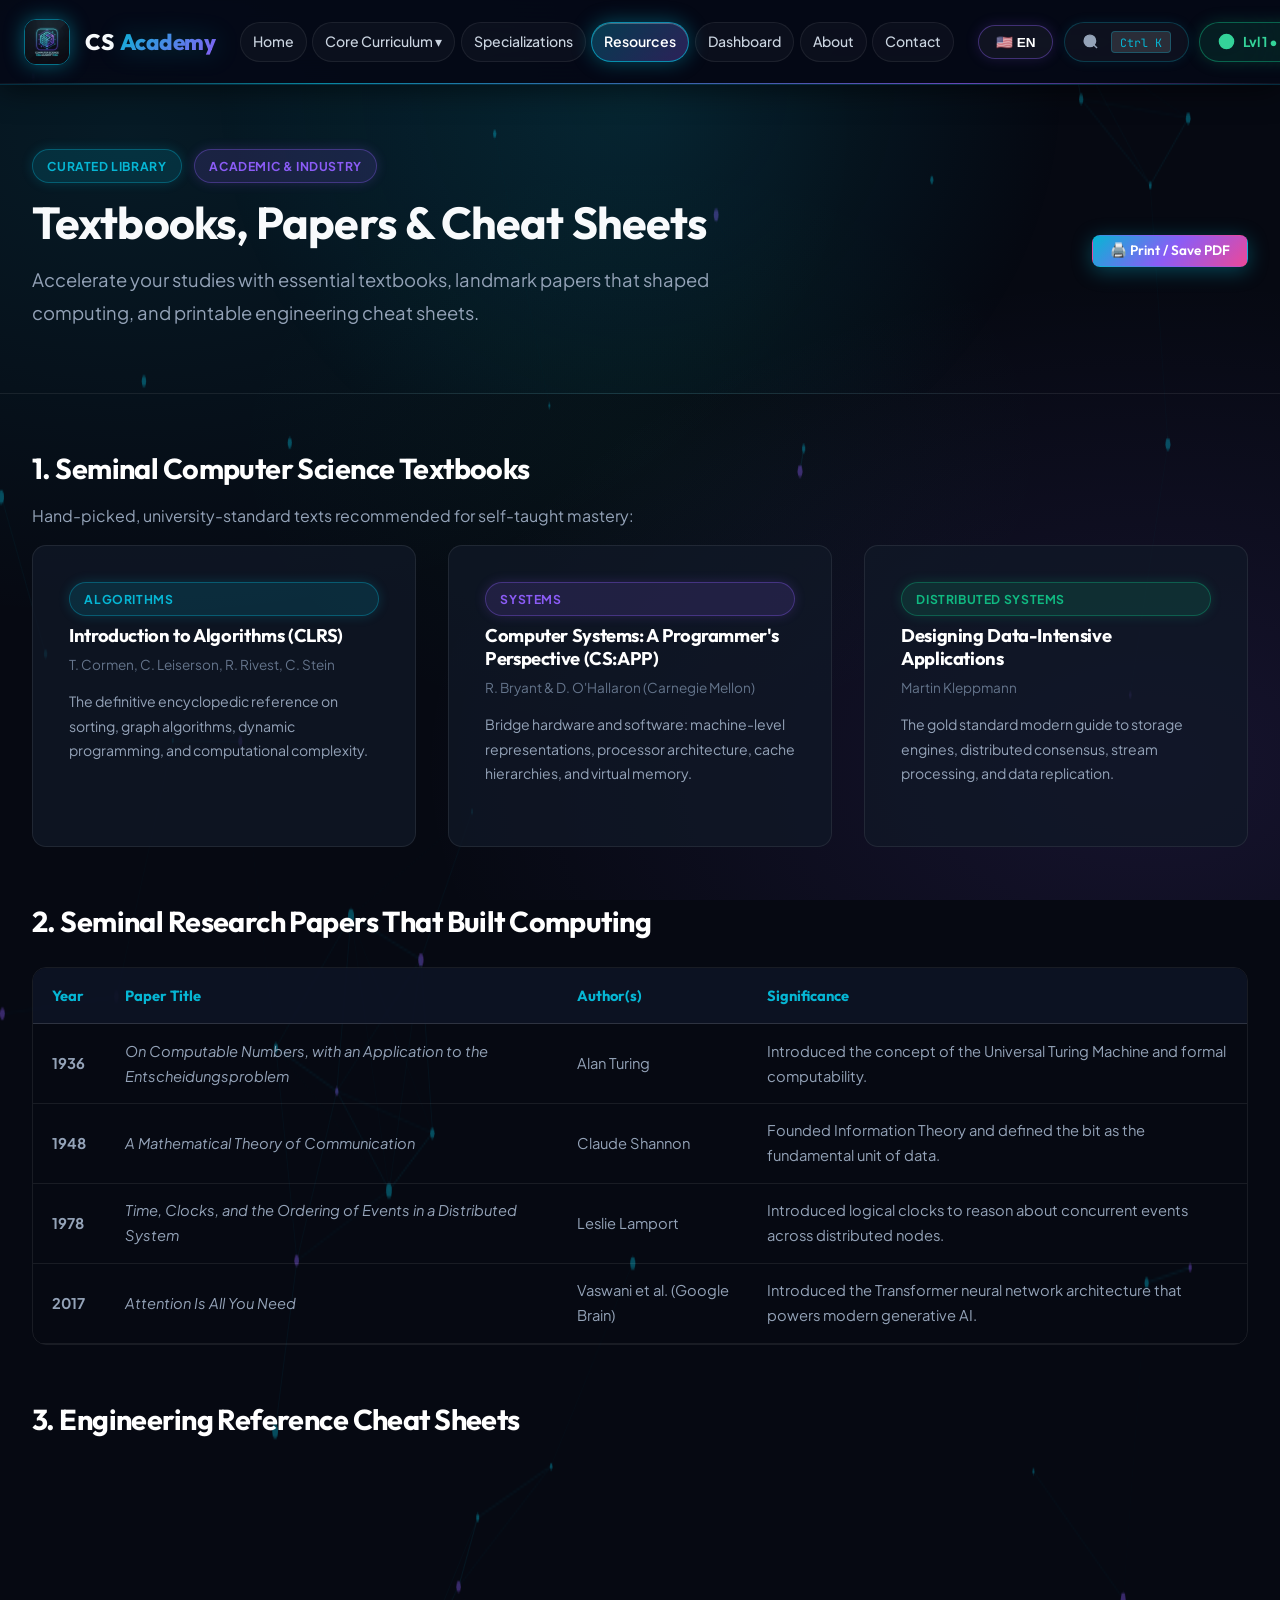
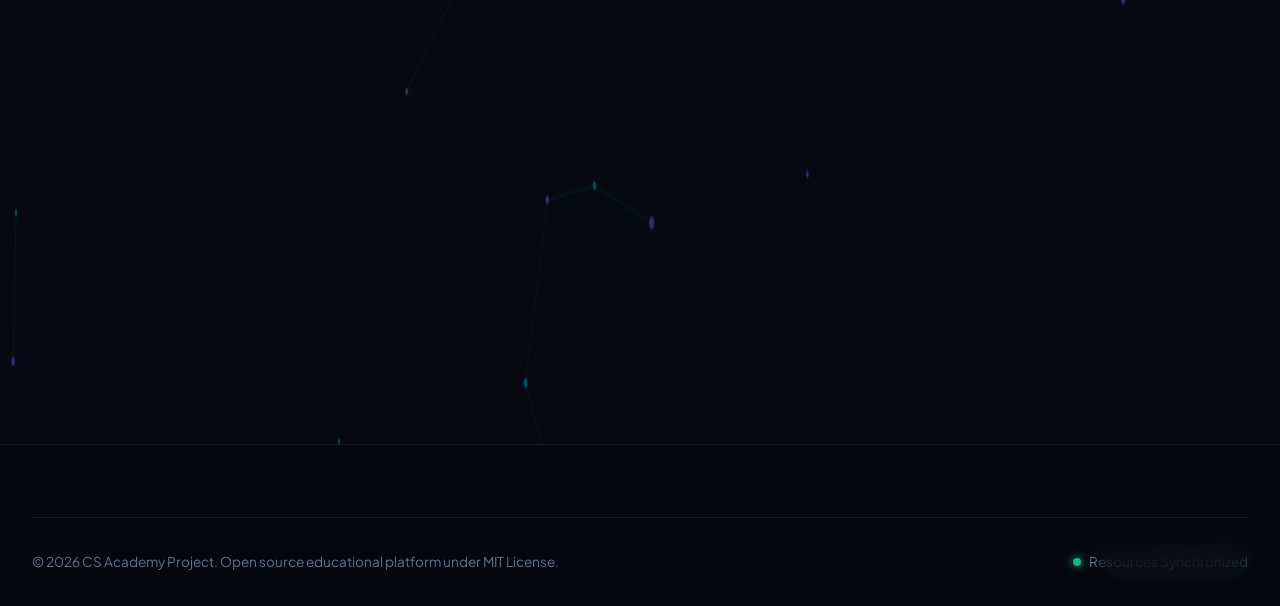
<file: resources.html>
<!DOCTYPE html>
<html lang="en">
<head>
  <meta charset="UTF-8">
  <meta name="viewport" content="width=device-width, initial-scale=1.0">
  <title>Curated Resources & Cheat Sheets | CS Academy</title>
  <meta name="description" content="Seminal Computer Science research papers, classic textbooks (CLRS, Tanenbaum, SICP), and downloadable cheat sheets.">
  <link rel="stylesheet" href="icons.css">
  <link rel="stylesheet" href="style.css">
  <link rel="stylesheet" href="responsive.css">
  <link rel="icon" type="image/png" href="logo.png">
</head>
<body>

  <!-- Background Particle Canvas -->
  <canvas id="particles-canvas"></canvas>

  <!-- Header -->
  <header class="site-header">
    <div class="container navbar-container navbar">
      <a href="index.html" class="brand-link">
        <img src="logo.png" alt="CS Academy Logo" class="brand-logo-img">
        <div class="brand-text">CS <span>Academy</span></div>
      </a>
      <nav>
        <ul class="nav-menu" id="nav-menu">
          <li class="nav-item"><a href="index.html" class="nav-link">Home</a></li>
          <li class="nav-item has-dropdown">
            <a href="foundations.html" class="nav-link">Core Curriculum ▾</a>
            <ul class="dropdown-menu">
              <li class="dropdown-item"><a href="foundations.html">⚡ Foundations & Logic</a></li>
              <li class="dropdown-item"><a href="data-structures.html">📦 Data Structures</a></li>
              <li class="dropdown-item"><a href="algorithms.html">⚙️ Algorithms & Visualizer</a></li>
              <li class="dropdown-item"><a href="programming.html">💻 Programming & Memory</a></li>
              <li class="dropdown-item"><a href="operating-systems.html">🖥️ Operating Systems</a></li>
              <li class="dropdown-item"><a href="networking.html">🌐 Computer Networking</a></li>
              <li class="dropdown-item"><a href="databases.html">🗄️ Databases & SQL</a></li>
            </ul>
          </li>
          <li class="nav-item"><a href="specializations.html" class="nav-link">Specializations</a></li>
          <li class="nav-item"><a href="resources.html" class="nav-link active">Resources</a></li>
          <li class="nav-item"><a href="progress.html" class="nav-link">Dashboard</a></li>
          <li class="nav-item"><a href="about.html" class="nav-link">About</a></li>
          <li class="nav-item"><a href="contact.html" class="nav-link">Contact</a></li>
        </ul>
      </nav>
      <div class="nav-actions">
        <!-- Language Switcher Button -->
        <button class="lang-switcher-btn" id="lang-toggle" title="Switch Language / ប្តូរភាសា">
          <span>🇰🇭 ខ្មែរ / EN</span>
        </button>
        <button class="search-trigger-btn" id="search-trigger">
          <svg class="cs-icon" viewBox="0 0 24 24" fill="none" stroke="currentColor" stroke-width="2"><circle cx="11" cy="11" r="8"></circle><line x1="21" y1="21" x2="16.65" y2="16.65"></line></svg>
          <span>Search...</span>
          <span class="kbd-shortcut">Ctrl K</span>
        </button>
        <a href="progress.html" class="progress-pill" id="header-progress-pill">Lvl 1 • 150 XP</a>
        <button class="icon-btn" id="sfx-toggle" title="Toggle Cyber Sound Effects">🔊</button>
        <button class="icon-btn" id="theme-toggle" aria-label="Toggle Theme">☀️</button>
        <button class="mobile-toggle" id="mobile-toggle">☰</button>
      </div>
    </div>
  </header>

  <!-- Page Hero -->
  <section class="page-hero">
    <div class="container page-hero-content">
      <div>
        <div class="page-meta-tags" style="margin-bottom: 0.75rem;">
          <span class="badge badge-cyan">Curated Library</span>
          <span class="badge badge-purple">Academic & Industry</span>
        </div>
        <h1 class="page-title">Textbooks, Papers & Cheat Sheets</h1>
        <p class="page-desc">
          Accelerate your studies with essential textbooks, landmark papers that shaped computing, and printable engineering cheat sheets.
        </p>
      </div>
      <div class="lesson-action-strip">
        <button class="btn btn-primary btn-sm" onclick="window.print()">
          <span>🖨️ Print / Save PDF</span>
        </button>
      </div>
    </div>
  </section>

  <!-- Main Content -->
  <main class="container" style="padding-bottom: 5rem;">

    <!-- Section 1: Classic Textbooks -->
    <section id="books" style="margin-bottom: 3.5rem;">
      <h2 style="font-size: 1.8rem; margin-bottom: 1rem; color: #fff;">1. Seminal Computer Science Textbooks</h2>
      <p>Hand-picked, university-standard texts recommended for self-taught mastery:</p>

      <div class="grid-3">
        <div class="card">
          <div class="badge badge-cyan" style="margin-bottom: 0.5rem;">Algorithms</div>
          <h3 style="font-size: 1.15rem; color: #fff; margin-bottom: 0.4rem;">Introduction to Algorithms (CLRS)</h3>
          <p style="font-size: 0.85rem; color: var(--text-muted); margin-bottom: 0.75rem;">T. Cormen, C. Leiserson, R. Rivest, C. Stein</p>
          <p style="font-size: 0.88rem;">The definitive encyclopedic reference on sorting, graph algorithms, dynamic programming, and computational complexity.</p>
        </div>

        <div class="card">
          <div class="badge badge-purple" style="margin-bottom: 0.5rem;">Systems</div>
          <h3 style="font-size: 1.15rem; color: #fff; margin-bottom: 0.4rem;">Computer Systems: A Programmer's Perspective (CS:APP)</h3>
          <p style="font-size: 0.85rem; color: var(--text-muted); margin-bottom: 0.75rem;">R. Bryant & D. O'Hallaron (Carnegie Mellon)</p>
          <p style="font-size: 0.88rem;">Bridge hardware and software: machine-level representations, processor architecture, cache hierarchies, and virtual memory.</p>
        </div>

        <div class="card">
          <div class="badge badge-emerald" style="margin-bottom: 0.5rem;">Distributed Systems</div>
          <h3 style="font-size: 1.15rem; color: #fff; margin-bottom: 0.4rem;">Designing Data-Intensive Applications</h3>
          <p style="font-size: 0.85rem; color: var(--text-muted); margin-bottom: 0.75rem;">Martin Kleppmann</p>
          <p style="font-size: 0.88rem;">The gold standard modern guide to storage engines, distributed consensus, stream processing, and data replication.</p>
        </div>
      </div>
    </section>

    <!-- Section 2: Seminal Research Papers -->
    <section id="papers" style="margin-bottom: 3.5rem;">
      <h2 style="font-size: 1.8rem; margin-bottom: 1rem; color: #fff;">2. Seminal Research Papers That Built Computing</h2>
      <div class="cs-table-wrap">
        <table class="cs-table">
          <thead>
            <tr>
              <th>Year</th>
              <th>Paper Title</th>
              <th>Author(s)</th>
              <th>Significance</th>
            </tr>
          </thead>
          <tbody>
            <tr>
              <td><strong>1936</strong></td>
              <td><em>On Computable Numbers, with an Application to the Entscheidungsproblem</em></td>
              <td>Alan Turing</td>
              <td>Introduced the concept of the Universal Turing Machine and formal computability.</td>
            </tr>
            <tr>
              <td><strong>1948</strong></td>
              <td><em>A Mathematical Theory of Communication</em></td>
              <td>Claude Shannon</td>
              <td>Founded Information Theory and defined the bit as the fundamental unit of data.</td>
            </tr>
            <tr>
              <td><strong>1978</strong></td>
              <td><em>Time, Clocks, and the Ordering of Events in a Distributed System</em></td>
              <td>Leslie Lamport</td>
              <td>Introduced logical clocks to reason about concurrent events across distributed nodes.</td>
            </tr>
            <tr>
              <td><strong>2017</strong></td>
              <td><em>Attention Is All You Need</em></td>
              <td>Vaswani et al. (Google Brain)</td>
              <td>Introduced the Transformer neural network architecture that powers modern generative AI.</td>
            </tr>
          </tbody>
        </table>
      </div>
    </section>

    <!-- Section 3: Interactive & Printable Cheat Sheets -->
    <section id="cheatsheets" style="margin-bottom: 3.5rem;">
      <h2 style="font-size: 1.8rem; margin-bottom: 1rem; color: #fff;">3. Engineering Reference Cheat Sheets</h2>

      <div class="grid-2">
        <div class="card">
          <h4 style="font-size: 1.15rem; color: var(--cyan); margin-bottom: 0.75rem;">Git Version Control Essentials</h4>
          <div class="code-window" style="margin: 0;">
            <div class="code-header"><span class="code-title">Terminal</span></div>
            <div class="code-body">
              <pre><span class="tok-comment"># Stage and commit changes</span>
git add -A &amp;&amp; git commit -m "feat: optimize tree traversal"

<span class="tok-comment"># Interactive branch rebase against main</span>
git fetch origin &amp;&amp; git rebase origin/main

<span class="tok-comment"># Cleanly discard unstaged working directory edits</span>
git restore .

<span class="tok-comment"># View compact commit graph</span>
git log --oneline --graph --all</pre>
            </div>
          </div>
        </div>

        <div class="card">
          <h4 style="font-size: 1.15rem; color: var(--purple); margin-bottom: 0.75rem;">Linux Shell / Bash Power Commands</h4>
          <div class="code-window" style="margin: 0;">
            <div class="code-header"><span class="code-title">Bash Terminal</span></div>
            <div class="code-body">
              <pre><span class="tok-comment"># Find files larger than 100MB</span>
find / -type f -size +100M -exec ls -lh {} +

<span class="tok-comment"># Monitor listening network ports</span>
ss -tulwn

<span class="tok-comment"># Inspect top CPU-consuming processes</span>
top -o %CPU

<span class="tok-comment"># Stream logs with regex filter</span>
journalctl -u nginx.service -f | grep -E "ERROR|404"</pre>
            </div>
          </div>
        </div>
      </div>
    </section>

  </main>

  <!-- Global Search Modal -->
  <div class="search-modal-backdrop" id="search-modal">
    <div class="search-modal-card">
      <div class="search-input-wrap">
        <svg class="cs-icon" viewBox="0 0 24 24" fill="none" stroke="currentColor" stroke-width="2"><circle cx="11" cy="11" r="8"></circle><line x1="21" y1="21" x2="16.65" y2="16.65"></line></svg>
        <input type="text" id="search-input" placeholder="Search algorithms, data structures, systems, SQL..." autocomplete="off">
        <span class="kbd-shortcut">ESC</span>
      </div>
      <ul class="search-results-list" id="search-results"></ul>
      <div class="search-footer">
        <span>Press <kbd class="kbd-shortcut">ESC</kbd> to exit</span>
        <span>CS Academy Knowledge Index</span>
      </div>
    </div>
  </div>

  <!-- Footer -->
  <footer class="site-footer">
    <div class="container">
      <div class="footer-bottom">
        <div>&copy; 2026 CS Academy Project. Open source educational platform under MIT License.</div>
        <div class="status-indicator">
          <span class="status-dot"></span>
          <span>Resources Synchronized</span>
        </div>
      </div>
    </div>
  </footer>

  <script src="main.js"></script>
  <script src="quiz.js"></script>
</body>
</html>
</file>
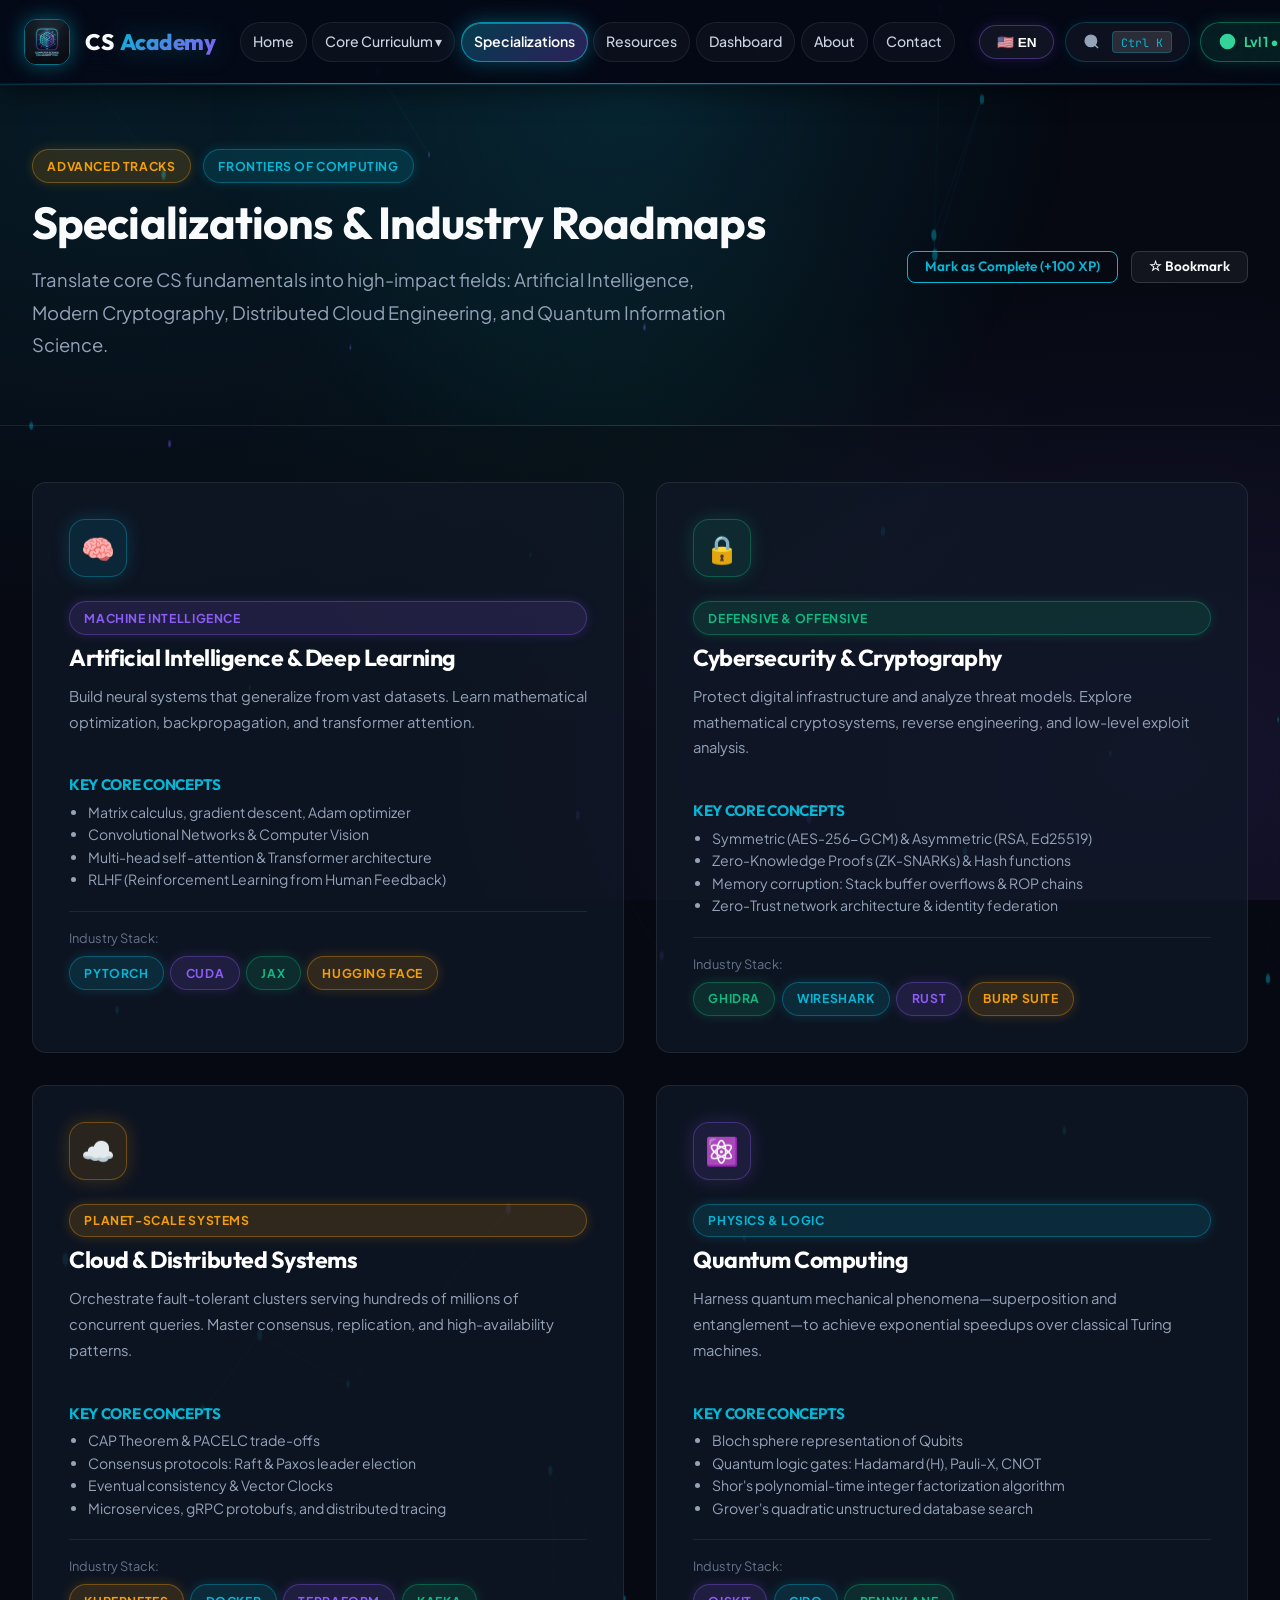
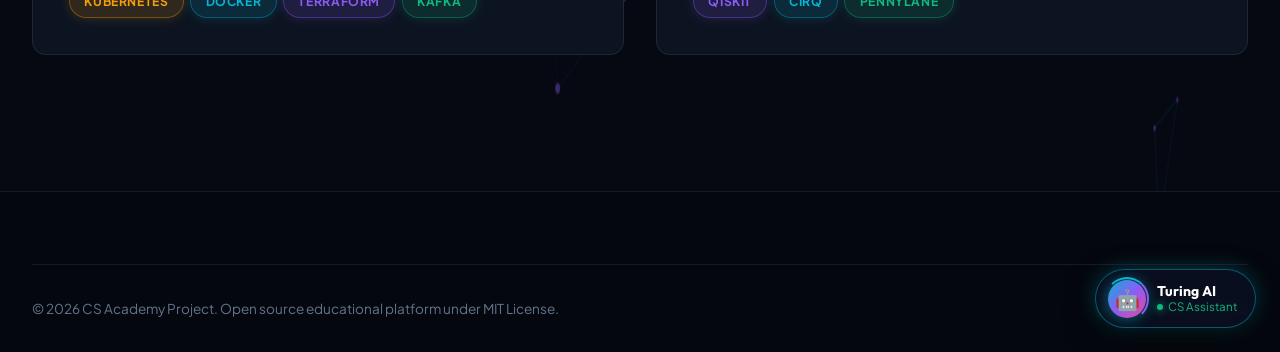
<file: specializations.html>
<!DOCTYPE html>
<html lang="en">
<head>
  <meta charset="UTF-8">
  <meta name="viewport" content="width=device-width, initial-scale=1.0">
  <title>Specializations & Career Roadmaps | CS Academy</title>
  <meta name="description" content="Explore advanced Computer Science tracks: Artificial Intelligence, Cybersecurity, Cloud Distributed Systems, and Quantum Computing.">
  <link rel="stylesheet" href="icons.css">
  <link rel="stylesheet" href="style.css">
  <link rel="stylesheet" href="responsive.css">
  <link rel="icon" type="image/png" href="logo.png">
</head>
<body>

  <!-- Background Particle Canvas -->
  <canvas id="particles-canvas"></canvas>

  <!-- Header -->
  <header class="site-header">
    <div class="container navbar-container navbar">
      <a href="index.html" class="brand-link">
        <img src="logo.png" alt="CS Academy Logo" class="brand-logo-img">
        <div class="brand-text">CS <span>Academy</span></div>
      </a>
      <nav>
        <ul class="nav-menu" id="nav-menu">
          <li class="nav-item"><a href="index.html" class="nav-link">Home</a></li>
          <li class="nav-item has-dropdown">
            <a href="foundations.html" class="nav-link">Core Curriculum ▾</a>
            <ul class="dropdown-menu">
              <li class="dropdown-item"><a href="foundations.html">⚡ Foundations & Logic</a></li>
              <li class="dropdown-item"><a href="data-structures.html">📦 Data Structures</a></li>
              <li class="dropdown-item"><a href="algorithms.html">⚙️ Algorithms & Visualizer</a></li>
              <li class="dropdown-item"><a href="programming.html">💻 Programming & Memory</a></li>
              <li class="dropdown-item"><a href="operating-systems.html">🖥️ Operating Systems</a></li>
              <li class="dropdown-item"><a href="networking.html">🌐 Computer Networking</a></li>
              <li class="dropdown-item"><a href="databases.html">🗄️ Databases & SQL</a></li>
            </ul>
          </li>
          <li class="nav-item"><a href="specializations.html" class="nav-link active">Specializations</a></li>
          <li class="nav-item"><a href="resources.html" class="nav-link">Resources</a></li>
          <li class="nav-item"><a href="progress.html" class="nav-link">Dashboard</a></li>
          <li class="nav-item"><a href="about.html" class="nav-link">About</a></li>
          <li class="nav-item"><a href="contact.html" class="nav-link">Contact</a></li>
        </ul>
      </nav>
      <div class="nav-actions">
        <!-- Language Switcher Button -->
        <button class="lang-switcher-btn" id="lang-toggle" title="Switch Language / ប្តូរភាសា">
          <span>🇰🇭 ខ្មែរ / EN</span>
        </button>
        <button class="search-trigger-btn" id="search-trigger">
          <svg class="cs-icon" viewBox="0 0 24 24" fill="none" stroke="currentColor" stroke-width="2"><circle cx="11" cy="11" r="8"></circle><line x1="21" y1="21" x2="16.65" y2="16.65"></line></svg>
          <span>Search...</span>
          <span class="kbd-shortcut">Ctrl K</span>
        </button>
        <a href="progress.html" class="progress-pill" id="header-progress-pill">Lvl 1 • 150 XP</a>
        <button class="icon-btn" id="sfx-toggle" title="Toggle Cyber Sound Effects">🔊</button>
        <button class="icon-btn" id="theme-toggle" aria-label="Toggle Theme">☀️</button>
        <button class="mobile-toggle" id="mobile-toggle">☰</button>
      </div>
    </div>
  </header>

  <!-- Page Hero -->
  <section class="page-hero">
    <div class="container page-hero-content">
      <div>
        <div class="page-meta-tags" style="margin-bottom: 0.75rem;">
          <span class="badge badge-amber">Advanced Tracks</span>
          <span class="badge badge-cyan">Frontiers of Computing</span>
        </div>
        <h1 class="page-title">Specializations & Industry Roadmaps</h1>
        <p class="page-desc">
          Translate core CS fundamentals into high-impact fields: Artificial Intelligence, Modern Cryptography, Distributed Cloud Engineering, and Quantum Information Science.
        </p>
      </div>
      <div class="lesson-action-strip">
        <button class="btn btn-outline-cyan btn-sm" id="mark-complete-btn" data-topic-id="specializations">
          <span>Mark as Complete (+100 XP)</span>
        </button>
        <button class="btn btn-secondary btn-sm" id="bookmark-btn" data-topic-id="specializations">
          <span>☆ Bookmark</span>
        </button>
      </div>
    </div>
  </section>

  <!-- Main Content -->
  <main class="container" style="padding-bottom: 5rem;">

    <div class="grid-2" style="margin-bottom: 3.5rem;">

      <!-- Track 1: AI & ML -->
      <div class="card" id="ai">
        <div class="card-icon">🧠</div>
        <span class="badge badge-purple" style="margin-bottom: 0.5rem;">Machine Intelligence</span>
        <h2 style="font-size: 1.45rem; color: #fff; margin-bottom: 0.75rem;">Artificial Intelligence & Deep Learning</h2>
        <p style="font-size: 0.92rem;">
          Build neural systems that generalize from vast datasets. Learn mathematical optimization, backpropagation, and transformer attention.
        </p>

        <h4 style="font-size: 0.95rem; color: var(--cyan); margin: 1rem 0 0.4rem; text-transform: uppercase;">Key Core Concepts</h4>
        <ul style="padding-left: 1.2rem; font-size: 0.88rem; color: var(--text-secondary); line-height: 1.6;">
          <li>Matrix calculus, gradient descent, Adam optimizer</li>
          <li>Convolutional Networks & Computer Vision</li>
          <li>Multi-head self-attention & Transformer architecture</li>
          <li>RLHF (Reinforcement Learning from Human Feedback)</li>
        </ul>

        <div style="margin-top: 1.25rem; padding-top: 1rem; border-top: 1px solid var(--border-glass);">
          <span style="font-size: 0.8rem; color: var(--text-muted); display: block; margin-bottom: 0.4rem;">Industry Stack:</span>
          <div style="display: flex; gap: 0.4rem; flex-wrap: wrap;">
            <span class="badge badge-cyan">PyTorch</span>
            <span class="badge badge-purple">CUDA</span>
            <span class="badge badge-emerald">JAX</span>
            <span class="badge badge-amber">Hugging Face</span>
          </div>
        </div>
      </div>

      <!-- Track 2: Cybersecurity & Cryptography -->
      <div class="card" id="security">
        <div class="card-icon emerald">🔒</div>
        <span class="badge badge-emerald" style="margin-bottom: 0.5rem;">Defensive & Offensive</span>
        <h2 style="font-size: 1.45rem; color: #fff; margin-bottom: 0.75rem;">Cybersecurity & Cryptography</h2>
        <p style="font-size: 0.92rem;">
          Protect digital infrastructure and analyze threat models. Explore mathematical cryptosystems, reverse engineering, and low-level exploit analysis.
        </p>

        <h4 style="font-size: 0.95rem; color: var(--cyan); margin: 1rem 0 0.4rem; text-transform: uppercase;">Key Core Concepts</h4>
        <ul style="padding-left: 1.2rem; font-size: 0.88rem; color: var(--text-secondary); line-height: 1.6;">
          <li>Symmetric (AES-256-GCM) & Asymmetric (RSA, Ed25519)</li>
          <li>Zero-Knowledge Proofs (ZK-SNARKs) & Hash functions</li>
          <li>Memory corruption: Stack buffer overflows & ROP chains</li>
          <li>Zero-Trust network architecture & identity federation</li>
        </ul>

        <div style="margin-top: 1.25rem; padding-top: 1rem; border-top: 1px solid var(--border-glass);">
          <span style="font-size: 0.8rem; color: var(--text-muted); display: block; margin-bottom: 0.4rem;">Industry Stack:</span>
          <div style="display: flex; gap: 0.4rem; flex-wrap: wrap;">
            <span class="badge badge-emerald">Ghidra</span>
            <span class="badge badge-cyan">Wireshark</span>
            <span class="badge badge-purple">Rust</span>
            <span class="badge badge-amber">Burp Suite</span>
          </div>
        </div>
      </div>

      <!-- Track 3: Cloud & Distributed Systems -->
      <div class="card" id="cloud">
        <div class="card-icon amber">☁️</div>
        <span class="badge badge-amber" style="margin-bottom: 0.5rem;">Planet-Scale Systems</span>
        <h2 style="font-size: 1.45rem; color: #fff; margin-bottom: 0.75rem;">Cloud & Distributed Systems</h2>
        <p style="font-size: 0.92rem;">
          Orchestrate fault-tolerant clusters serving hundreds of millions of concurrent queries. Master consensus, replication, and high-availability patterns.
        </p>

        <h4 style="font-size: 0.95rem; color: var(--cyan); margin: 1rem 0 0.4rem; text-transform: uppercase;">Key Core Concepts</h4>
        <ul style="padding-left: 1.2rem; font-size: 0.88rem; color: var(--text-secondary); line-height: 1.6;">
          <li>CAP Theorem & PACELC trade-offs</li>
          <li>Consensus protocols: Raft & Paxos leader election</li>
          <li>Eventual consistency & Vector Clocks</li>
          <li>Microservices, gRPC protobufs, and distributed tracing</li>
        </ul>

        <div style="margin-top: 1.25rem; padding-top: 1rem; border-top: 1px solid var(--border-glass);">
          <span style="font-size: 0.8rem; color: var(--text-muted); display: block; margin-bottom: 0.4rem;">Industry Stack:</span>
          <div style="display: flex; gap: 0.4rem; flex-wrap: wrap;">
            <span class="badge badge-amber">Kubernetes</span>
            <span class="badge badge-cyan">Docker</span>
            <span class="badge badge-purple">Terraform</span>
            <span class="badge badge-emerald">Kafka</span>
          </div>
        </div>
      </div>

      <!-- Track 4: Quantum Computing -->
      <div class="card" id="quantum">
        <div class="card-icon purple">⚛️</div>
        <span class="badge badge-cyan" style="margin-bottom: 0.5rem;">Physics & Logic</span>
        <h2 style="font-size: 1.45rem; color: #fff; margin-bottom: 0.75rem;">Quantum Computing</h2>
        <p style="font-size: 0.92rem;">
          Harness quantum mechanical phenomena—superposition and entanglement—to achieve exponential speedups over classical Turing machines.
        </p>

        <h4 style="font-size: 0.95rem; color: var(--cyan); margin: 1rem 0 0.4rem; text-transform: uppercase;">Key Core Concepts</h4>
        <ul style="padding-left: 1.2rem; font-size: 0.88rem; color: var(--text-secondary); line-height: 1.6;">
          <li>Bloch sphere representation of Qubits</li>
          <li>Quantum logic gates: Hadamard (H), Pauli-X, CNOT</li>
          <li>Shor's polynomial-time integer factorization algorithm</li>
          <li>Grover's quadratic unstructured database search</li>
        </ul>

        <div style="margin-top: 1.25rem; padding-top: 1rem; border-top: 1px solid var(--border-glass);">
          <span style="font-size: 0.8rem; color: var(--text-muted); display: block; margin-bottom: 0.4rem;">Industry Stack:</span>
          <div style="display: flex; gap: 0.4rem; flex-wrap: wrap;">
            <span class="badge badge-purple">Qiskit</span>
            <span class="badge badge-cyan">Cirq</span>
            <span class="badge badge-emerald">PennyLane</span>
          </div>
        </div>
      </div>

    </div>

  </main>

  <!-- Global Search Modal -->
  <div class="search-modal-backdrop" id="search-modal">
    <div class="search-modal-card">
      <div class="search-input-wrap">
        <svg class="cs-icon" viewBox="0 0 24 24" fill="none" stroke="currentColor" stroke-width="2"><circle cx="11" cy="11" r="8"></circle><line x1="21" y1="21" x2="16.65" y2="16.65"></line></svg>
        <input type="text" id="search-input" placeholder="Search algorithms, data structures, systems, SQL..." autocomplete="off">
        <span class="kbd-shortcut">ESC</span>
      </div>
      <ul class="search-results-list" id="search-results"></ul>
      <div class="search-footer">
        <span>Press <kbd class="kbd-shortcut">ESC</kbd> to exit</span>
        <span>CS Academy Knowledge Index</span>
      </div>
    </div>
  </div>

  <!-- Footer -->
  <footer class="site-footer">
    <div class="container">
      <div class="footer-bottom">
        <div>&copy; 2026 CS Academy Project. Open source educational platform under MIT License.</div>
        <div class="status-indicator">
          <span class="status-dot"></span>
          <span>Curriculum Updated</span>
        </div>
      </div>
    </div>
  </footer>

  <script src="main.js"></script>
  <script src="quiz.js"></script>
</body>
</html>
</file>
<file: icons.css>
/* CS Academy - Local Icon Helpers & Fallback System */
.cs-icon {
  display: inline-flex;
  align-items: center;
  justify-content: center;
  vertical-align: middle;
  width: 1.25em;
  height: 1.25em;
  fill: currentColor;
}

.cs-icon-lg {
  width: 2rem;
  height: 2rem;
}

.cs-icon-xl {
  width: 3rem;
  height: 3rem;
}

/* Icon glowing accents */
.icon-glow-cyan {
  filter: drop-shadow(0 0 8px rgba(6, 182, 212, 0.6));
}

.icon-glow-purple {
  filter: drop-shadow(0 0 8px rgba(139, 92, 246, 0.6));
}

.icon-glow-emerald {
  filter: drop-shadow(0 0 8px rgba(16, 185, 129, 0.6));
}

.icon-glow-amber {
  filter: drop-shadow(0 0 8px rgba(245, 158, 11, 0.6));
}
</file>
<file: style.css>
/* ==========================================================================
   COMPUTER SCIENCE PLATFORM - CORE STYLESHEET
   Design System: Cyber-Modern Glassmorphic Dark / Light Theme
   Typography: Kantumruy Pro (Khmer) + Outfit & Plus Jakarta Sans + JetBrains Mono
   ========================================================================== */

@import url('https://fonts.googleapis.com/css2?family=JetBrains+Mono:ital,wght@0,300;0,400;0,500;0,700;1,400&family=Kantumruy+Pro:ital,wght@0,300;0,400;0,500;0,600;0,700;1,400&family=Outfit:wght@300;400;500;600;700;800;900&family=Plus+Jakarta+Sans:wght@300;400;500;600;700;800&display=swap');

:root {
  /* Dark Mode Default Theme (Cyber Modern) */
  --bg-dark: #060912;
  --bg-primary: #0a0f1d;
  --bg-secondary: #0f172a;
  --bg-card: rgba(17, 24, 39, 0.75);
  --bg-card-hover: rgba(26, 38, 62, 0.88);
  --bg-glass: rgba(13, 20, 36, 0.76);
  --bg-input: rgba(15, 23, 42, 0.9);

  --border-glass: rgba(255, 255, 255, 0.08);
  --border-light: rgba(255, 255, 255, 0.14);
  --border-active: rgba(6, 182, 212, 0.55);

  --text-main: #f8fafc;
  --text-secondary: #94a3b8;
  --text-muted: #64748b;
  --text-inverse: #0f172a;

  /* Accent Colors */
  --cyan: #06b6d4;
  --cyan-glow: rgba(6, 182, 212, 0.45);
  --purple: #8b5cf6;
  --purple-glow: rgba(139, 92, 246, 0.45);
  --emerald: #10b981;
  --emerald-glow: rgba(16, 185, 129, 0.45);
  --amber: #f59e0b;
  --amber-glow: rgba(245, 158, 11, 0.45);
  --rose: #f43f5e;
  --rose-glow: rgba(244, 63, 94, 0.45);
  --blue: #3b82f6;

  /* Gradients */
  --grad-primary: linear-gradient(135deg, #06b6d4 0%, #8b5cf6 50%, #ec4899 100%);
  --grad-cyan-purple: linear-gradient(135deg, #06b6d4 0%, #8b5cf6 100%);
  --grad-emerald-cyan: linear-gradient(135deg, #10b981 0%, #06b6d4 100%);
  --grad-amber-rose: linear-gradient(135deg, #f59e0b 0%, #f43f5e 100%);
  --grad-card-shimmer: linear-gradient(135deg, rgba(6, 182, 212, 0.15) 0%, rgba(139, 92, 246, 0.15) 100%);

  /* Shadow & Glow */
  --shadow-sm: 0 2px 8px rgba(0, 0, 0, 0.3);
  --shadow-md: 0 10px 30px rgba(0, 0, 0, 0.5);
  --shadow-lg: 0 20px 50px rgba(0, 0, 0, 0.7);
  --shadow-cyan: 0 0 30px rgba(6, 182, 212, 0.3);
  --shadow-purple: 0 0 30px rgba(139, 92, 246, 0.3);

  /* Typography */
  --font-heading: 'Outfit', 'Kantumruy Pro', -apple-system, BlinkMacSystemFont, sans-serif;
  --font-body: 'Plus Jakarta Sans', 'Kantumruy Pro', -apple-system, BlinkMacSystemFont, sans-serif;
  --font-khmer: 'Kantumruy Pro', -apple-system, BlinkMacSystemFont, sans-serif;
  --font-mono: 'JetBrains Mono', monospace;

  /* Sizing & Transitions */
  --radius-sm: 8px;
  --radius-md: 14px;
  --radius-lg: 22px;
  --radius-full: 9999px;
  --transition: all 0.28s cubic-bezier(0.16, 1, 0.3, 1);
}

/* Light Theme Variables */
body.light-theme {
  --bg-dark: #f0f4f9;
  --bg-primary: #f8fafc;
  --bg-secondary: #ffffff;
  --bg-card: rgba(255, 255, 255, 0.88);
  --bg-card-hover: rgba(248, 250, 252, 0.98);
  --bg-glass: rgba(255, 255, 255, 0.85);
  --bg-input: #f1f5f9;

  --border-glass: rgba(0, 0, 0, 0.08);
  --border-light: rgba(0, 0, 0, 0.12);
  --border-active: rgba(6, 182, 212, 0.65);

  --text-main: #0f172a;
  --text-secondary: #334155;
  --text-muted: #64748b;
  --text-inverse: #f8fafc;

  --shadow-sm: 0 2px 8px rgba(0, 0, 0, 0.06);
  --shadow-md: 0 8px 24px rgba(0, 0, 0, 0.08);
  --shadow-lg: 0 16px 40px rgba(0, 0, 0, 0.12);
}

/* Base Reset */
*, *::before, *::after {
  box-sizing: border-box;
  margin: 0;
  padding: 0;
}

html {
  scroll-behavior: smooth;
  font-size: 16px;
}

body {
  font-family: var(--font-body);
  background-color: var(--bg-dark);
  background-image: 
    radial-gradient(at 10% 15%, rgba(6, 182, 212, 0.1) 0px, transparent 45%),
    radial-gradient(at 90% 85%, rgba(139, 92, 246, 0.12) 0px, transparent 45%),
    radial-gradient(at 50% 50%, rgba(16, 185, 129, 0.05) 0px, transparent 45%);
  background-attachment: fixed;
  color: var(--text-main);
  line-height: 1.7;
  min-height: 100vh;
  display: flex;
  flex-direction: column;
  overflow-x: hidden;
  position: relative;
  opacity: 1;
  transform: translateY(0);
  transition: opacity 0.22s cubic-bezier(0.16, 1, 0.3, 1), transform 0.22s cubic-bezier(0.16, 1, 0.3, 1), background-color 0.3s ease, color 0.3s ease;
}

body.page-transitioning {
  opacity: 0;
  transform: translateY(-8px);
  pointer-events: none;
}

[id] {
  scroll-margin-top: 100px;
}

/* Khmer Language Typography Adjustments */
body.lang-km {
  font-family: var(--font-khmer);
  line-height: 1.85;
}

body.lang-km h1, body.lang-km h2, body.lang-km h3, body.lang-km h4, body.lang-km .brand-text {
  font-family: var(--font-khmer);
  line-height: 1.45;
  letter-spacing: 0;
}

body.lang-km .badge {
  font-family: var(--font-khmer);
  letter-spacing: 0;
  text-transform: none;
}

/* Canvas for interactive floating cyber particles */
#particles-canvas {
  position: fixed;
  top: 0;
  left: 0;
  width: 100%;
  height: 100%;
  pointer-events: none;
  z-index: 0;
  opacity: 0.55;
}

main, header, footer {
  position: relative;
  z-index: 1;
}

h1, h2, h3, h4, h5, h6 {
  font-family: var(--font-heading);
  color: var(--text-main);
  line-height: 1.25;
  font-weight: 700;
  letter-spacing: -0.02em;
}

p {
  color: var(--text-secondary);
  margin-bottom: 1rem;
}

a {
  color: var(--cyan);
  text-decoration: none;
  transition: var(--transition);
}

a:hover {
  color: #38bdf8;
  text-shadow: 0 0 10px rgba(6, 182, 212, 0.4);
}

code, pre {
  font-family: var(--font-mono);
}

img {
  max-width: 100%;
  height: auto;
  display: block;
}

/* Container */
.container {
  width: 100%;
  max-width: 1320px;
  margin-left: auto;
  margin-right: auto;
  padding-left: 2rem;
  padding-right: 2rem;
}

.navbar-container {
  max-width: 1560px;
  padding-left: 2.5rem;
  padding-right: 2.5rem;
}

/* ==========================================================================
   HEADER & NAVBAR (Spacious, Elegant, Ultra-Futuristic Glassmorphism)
   ========================================================================== */
.site-header {
  position: sticky;
  top: 0;
  z-index: 1000;
  background: rgba(5, 9, 22, 0.88);
  backdrop-filter: blur(24px);
  -webkit-backdrop-filter: blur(24px);
  border-bottom: 1px solid rgba(6, 182, 212, 0.22);
  box-shadow: 0 4px 30px rgba(0, 0, 0, 0.55), inset 0 -1px 0 rgba(255, 255, 255, 0.04);
  transition: background 0.3s ease, border-color 0.3s ease, box-shadow 0.3s ease;
}

.site-header::after {
  content: '';
  position: absolute;
  bottom: 0;
  left: 0;
  right: 0;
  height: 1px;
  background: linear-gradient(90deg, transparent 0%, rgba(6, 182, 212, 0.7) 25%, rgba(139, 92, 246, 0.7) 75%, transparent 100%);
  pointer-events: none;
}

.site-header.scrolled {
  background: rgba(5, 9, 22, 0.97);
  box-shadow: 0 14px 40px rgba(0, 0, 0, 0.75), 0 0 25px rgba(6, 182, 212, 0.15);
  border-bottom-color: rgba(6, 182, 212, 0.38);
}

.navbar {
  display: flex;
  align-items: center;
  justify-content: space-between;
  height: 84px;
  gap: 1.5rem;
}

.brand-link {
  display: inline-flex;
  align-items: center;
  gap: 0.95rem;
  font-family: var(--font-heading);
  font-size: 1.35rem;
  font-weight: 800;
  color: var(--text-main);
  text-decoration: none;
  white-space: nowrap;
  flex-shrink: 0;
  transition: transform 0.25s cubic-bezier(0.16, 1, 0.3, 1);
}

.brand-link:hover {
  transform: translateY(-1px);
}

.brand-logo-img {
  width: 46px;
  height: 46px;
  border-radius: 12px;
  object-fit: cover;
  border: 1.5px solid rgba(6, 182, 212, 0.6);
  box-shadow: 0 0 20px rgba(6, 182, 212, 0.45);
  transition: transform 0.35s cubic-bezier(0.16, 1, 0.3, 1), box-shadow 0.35s ease;
  flex-shrink: 0;
}

.brand-link:hover .brand-logo-img {
  transform: rotate(-6deg) scale(1.08);
  box-shadow: 0 0 26px rgba(6, 182, 212, 0.7);
}

.brand-text {
  white-space: nowrap;
  display: inline-flex;
  align-items: baseline;
  gap: 0.4rem;
  font-size: 1.4rem;
  font-weight: 800;
  letter-spacing: -0.02em;
}

.brand-text span {
  background: var(--grad-cyan-purple);
  -webkit-background-clip: text;
  -webkit-text-fill-color: transparent;
  filter: drop-shadow(0 0 12px rgba(6, 182, 212, 0.3));
}

.nav-menu {
  display: flex;
  align-items: center;
  list-style: none;
  gap: 0.6rem;
  margin: 0;
  flex-wrap: nowrap;
}

.nav-item {
  position: relative;
  white-space: nowrap;
}

.nav-link {
  display: inline-flex;
  align-items: center;
  gap: 0.4rem;
  padding: 0.52rem 1.05rem;
  font-size: 0.92rem;
  font-weight: 500;
  color: #cbd5e1;
  border-radius: var(--radius-full);
  border: 1px solid rgba(255, 255, 255, 0.07);
  background: rgba(255, 255, 255, 0.03);
  white-space: nowrap;
  transition: transform 0.2s cubic-bezier(0.16, 1, 0.3, 1), background 0.22s ease, border-color 0.22s ease, color 0.2s ease, box-shadow 0.22s ease;
  position: relative;
  overflow: hidden;
}

.nav-link:hover {
  color: #ffffff;
  background: rgba(6, 182, 212, 0.14);
  border-color: rgba(6, 182, 212, 0.45);
  box-shadow: 0 0 16px rgba(6, 182, 212, 0.25);
  transform: translateY(-1.5px);
}

.nav-link:active {
  transform: scale(0.95);
  transition: transform 0.08s ease;
}

.nav-link.active {
  color: #ffffff;
  font-weight: 600;
  background: linear-gradient(135deg, rgba(6, 182, 212, 0.3) 0%, rgba(139, 92, 246, 0.3) 100%);
  border-color: rgba(6, 182, 212, 0.7);
  box-shadow: 0 0 20px rgba(6, 182, 212, 0.38), inset 0 1px 0 rgba(255, 255, 255, 0.25);
}

.nav-link.active::after {
  display: none;
}

/* Dropdown Menu */
.has-dropdown:hover .dropdown-menu {
  opacity: 1;
  visibility: visible;
  transform: translateY(0);
}

.dropdown-menu {
  position: absolute;
  top: calc(100% + 10px);
  left: 0;
  width: 300px;
  padding: 0.85rem;
  background: rgba(8, 14, 30, 0.96);
  backdrop-filter: blur(28px);
  -webkit-backdrop-filter: blur(28px);
  border: 1px solid rgba(6, 182, 212, 0.35);
  border-radius: var(--radius-md);
  box-shadow: 0 20px 50px rgba(0, 0, 0, 0.75), 0 0 30px rgba(6, 182, 212, 0.25);
  opacity: 0;
  visibility: hidden;
  transform: translateY(10px);
  transition: opacity 0.25s ease, transform 0.25s cubic-bezier(0.16, 1, 0.3, 1), visibility 0.25s ease;
  list-style: none;
  z-index: 1050;
}

.dropdown-item a {
  display: flex;
  align-items: center;
  gap: 0.75rem;
  padding: 0.72rem 1rem;
  font-size: 0.9rem;
  color: #cbd5e1;
  border-radius: var(--radius-sm);
  border: 1px solid transparent;
  white-space: nowrap;
  transition: all 0.2s cubic-bezier(0.16, 1, 0.3, 1);
}

.dropdown-item a:hover {
  background: rgba(6, 182, 212, 0.16);
  border-color: rgba(6, 182, 212, 0.35);
  color: #ffffff;
  padding-left: 1.25rem;
  box-shadow: 0 0 16px rgba(6, 182, 212, 0.25);
}

.dropdown-item a.active {
  background: linear-gradient(135deg, rgba(6, 182, 212, 0.25) 0%, rgba(139, 92, 246, 0.25) 100%);
  border-color: rgba(6, 182, 212, 0.6);
  color: #ffffff;
  font-weight: 600;
}

/* Nav Actions (Spaced Out & Balanced) */
.nav-actions {
  display: flex;
  align-items: center;
  gap: 0.85rem;
  flex-shrink: 0;
}

/* Language Switcher Button */
.lang-switcher-btn {
  display: inline-flex;
  align-items: center;
  gap: 0.45rem;
  padding: 0.48rem 1.05rem;
  background: rgba(255, 255, 255, 0.05);
  border: 1px solid rgba(139, 92, 246, 0.4);
  border-radius: var(--radius-full);
  color: #ffffff;
  font-size: 0.85rem;
  font-weight: 600;
  cursor: pointer;
  white-space: nowrap;
  box-shadow: 0 0 14px rgba(139, 92, 246, 0.18);
  transition: transform 0.2s cubic-bezier(0.16, 1, 0.3, 1), background 0.22s ease, border-color 0.22s ease, box-shadow 0.22s ease;
}

.lang-switcher-btn:hover {
  background: rgba(139, 92, 246, 0.22);
  border-color: rgba(139, 92, 246, 0.7);
  color: #ffffff;
  box-shadow: 0 0 20px rgba(139, 92, 246, 0.4);
  transform: translateY(-1.5px);
}

.lang-switcher-btn:active {
  transform: scale(0.96) translateY(0);
}

.search-trigger-btn {
  display: flex;
  align-items: center;
  gap: 0.75rem;
  background: rgba(255, 255, 255, 0.04);
  border: 1px solid rgba(6, 182, 212, 0.25);
  padding: 0.48rem 1.05rem;
  border-radius: var(--radius-full);
  color: var(--text-secondary);
  font-size: 0.86rem;
  cursor: pointer;
  white-space: nowrap;
  box-shadow: 0 0 12px rgba(6, 182, 212, 0.1);
  transition: transform 0.2s cubic-bezier(0.16, 1, 0.3, 1), background 0.22s ease, border-color 0.22s ease, box-shadow 0.22s ease;
}

.search-trigger-btn:hover {
  border-color: var(--cyan);
  color: #ffffff;
  background: rgba(6, 182, 212, 0.12);
  box-shadow: 0 0 20px rgba(6, 182, 212, 0.3);
  transform: translateY(-1.5px);
}

.search-trigger-btn:active {
  transform: scale(0.96) translateY(0);
  transition: transform 0.08s ease;
}

.kbd-shortcut {
  background: rgba(255, 255, 255, 0.12);
  padding: 0.16rem 0.5rem;
  border-radius: 4px;
  font-size: 0.72rem;
  font-family: var(--font-mono);
  color: var(--cyan);
  border: 1px solid rgba(6, 182, 212, 0.3);
}

.progress-pill {
  display: inline-flex;
  align-items: center;
  gap: 0.5rem;
  background: rgba(16, 185, 129, 0.12);
  border: 1px solid rgba(16, 185, 129, 0.45);
  color: #34d399;
  padding: 0.48rem 1.1rem;
  border-radius: var(--radius-full);
  font-size: 0.85rem;
  font-weight: 700;
  text-decoration: none;
  white-space: nowrap;
  box-shadow: 0 0 16px rgba(16, 185, 129, 0.22);
  transition: transform 0.2s cubic-bezier(0.16, 1, 0.3, 1), background 0.22s ease, border-color 0.22s ease, box-shadow 0.22s ease, color 0.2s ease;
}

.progress-pill:hover {
  background: rgba(16, 185, 129, 0.22);
  border-color: rgba(16, 185, 129, 0.75);
  box-shadow: 0 0 22px rgba(16, 185, 129, 0.45);
  transform: translateY(-1.5px);
  color: #ffffff;
}

.progress-pill:active {
  transform: scale(0.96) translateY(0);
}

.icon-btn {
  width: 42px;
  height: 42px;
  display: inline-flex;
  align-items: center;
  justify-content: center;
  border-radius: 50%;
  background: rgba(255, 255, 255, 0.05);
  border: 1px solid rgba(255, 255, 255, 0.12);
  color: #e2e8f0;
  cursor: pointer;
  transition: transform 0.25s cubic-bezier(0.16, 1, 0.3, 1), background 0.22s ease, border-color 0.22s ease, box-shadow 0.22s ease;
}

.icon-btn:hover {
  background: rgba(6, 182, 212, 0.16);
  border-color: rgba(6, 182, 212, 0.55);
  color: #ffffff;
  box-shadow: 0 0 18px rgba(6, 182, 212, 0.35);
  transform: translateY(-1.5px) rotate(8deg);
}

.icon-btn:active {
  transform: scale(0.94) translateY(0);
}

.mobile-toggle {
  display: none;
  background: transparent;
  border: none;
  color: var(--text-main);
  font-size: 1.5rem;
  cursor: pointer;
}

/* ==========================================================================
   BUTTONS & BADGES
   ========================================================================== */
.btn {
  display: inline-flex;
  align-items: center;
  justify-content: center;
  gap: 0.65rem;
  padding: 0.82rem 1.75rem;
  font-family: var(--font-heading);
  font-size: 0.96rem;
  font-weight: 600;
  border-radius: var(--radius-md);
  border: 1px solid transparent;
  cursor: pointer;
  transition: transform 0.22s cubic-bezier(0.16, 1, 0.3, 1), 
              background 0.25s ease, 
              border-color 0.25s ease, 
              box-shadow 0.25s cubic-bezier(0.16, 1, 0.3, 1), 
              color 0.2s ease;
  text-decoration: none;
  line-height: 1;
  position: relative;
  overflow: hidden;
  white-space: nowrap;
  user-select: none;
  -webkit-tap-highlight-color: transparent;
}

.btn:active {
  transform: scale(0.96) translateY(0) !important;
  transition: transform 0.08s cubic-bezier(0.2, 0.8, 0.4, 1) !important;
}

.btn-primary {
  background: var(--grad-primary);
  color: #ffffff;
  box-shadow: 0 4px 20px rgba(6, 182, 212, 0.35);
}

.btn-primary::before {
  content: '';
  position: absolute;
  top: 0;
  left: -100%;
  width: 100%;
  height: 100%;
  background: linear-gradient(90deg, transparent, rgba(255, 255, 255, 0.3), transparent);
  transition: 0.5s ease;
}

.btn-primary:hover::before {
  left: 100%;
}

.btn-primary:hover {
  color: #ffffff;
  transform: translateY(-2px);
  box-shadow: 0 8px 30px rgba(139, 92, 246, 0.55), 0 0 20px rgba(6, 182, 212, 0.4);
}

.btn-primary:active {
  box-shadow: 0 2px 10px rgba(6, 182, 212, 0.35);
}

.btn-secondary {
  background: rgba(255, 255, 255, 0.05);
  border: 1px solid var(--border-light);
  color: var(--text-main);
}

.btn-secondary:hover {
  background: rgba(255, 255, 255, 0.12);
  border-color: var(--cyan);
  color: #ffffff;
  transform: translateY(-2px);
  box-shadow: 0 0 15px rgba(6, 182, 212, 0.25);
}

.btn-secondary:active {
  background: rgba(255, 255, 255, 0.18);
}

.btn-outline-cyan {
  background: transparent;
  border: 1px solid var(--cyan);
  color: var(--cyan);
}

.btn-outline-cyan:hover {
  background: var(--cyan);
  color: #000000;
  box-shadow: 0 0 22px var(--cyan-glow);
}

.btn-outline-cyan:active {
  background: rgba(6, 182, 212, 0.85);
  color: #000000;
}

/* Button Click Ripple Wave Effect */
.btn-ripple {
  position: absolute;
  border-radius: 50%;
  transform: scale(0);
  animation: btnRippleAnim 0.55s cubic-bezier(0.16, 1, 0.3, 1) forwards;
  background: radial-gradient(circle, rgba(255, 255, 255, 0.5) 0%, rgba(6, 182, 212, 0.35) 45%, transparent 70%);
  pointer-events: none;
  z-index: 100;
}

@keyframes btnRippleAnim {
  to {
    transform: scale(3.5);
    opacity: 0;
  }
}

/* Target Section Highlight on Anchor Navigation */
.target-highlight {
  animation: targetHighlightPulse 1.6s cubic-bezier(0.16, 1, 0.3, 1) forwards;
}

@keyframes targetHighlightPulse {
  0% {
    box-shadow: 0 0 0 2px var(--cyan), 0 0 30px var(--cyan-glow);
    border-color: var(--cyan);
  }
  50% {
    box-shadow: 0 0 0 3px var(--purple), 0 0 40px var(--purple-glow);
    border-color: var(--purple);
  }
  100% {
    box-shadow: none;
  }
}

.btn-sm {
  padding: 0.5rem 1.05rem;
  font-size: 0.85rem;
  border-radius: var(--radius-sm);
}

.btn-lg {
  padding: 1rem 2.2rem;
  font-size: 1.05rem;
}

.badge {
  display: inline-flex;
  align-items: center;
  gap: 0.4rem;
  padding: 0.35rem 0.9rem;
  font-size: 0.76rem;
  font-weight: 700;
  text-transform: uppercase;
  letter-spacing: 0.05em;
  border-radius: var(--radius-full);
  white-space: nowrap;
}

.badge-cyan {
  background: rgba(6, 182, 212, 0.15);
  color: var(--cyan);
  border: 1px solid rgba(6, 182, 212, 0.35);
  box-shadow: 0 0 12px rgba(6, 182, 212, 0.2);
}

.badge-purple {
  background: rgba(139, 92, 246, 0.15);
  color: var(--purple);
  border: 1px solid rgba(139, 92, 246, 0.35);
  box-shadow: 0 0 12px rgba(139, 92, 246, 0.2);
}

.badge-emerald {
  background: rgba(16, 185, 129, 0.15);
  color: var(--emerald);
  border: 1px solid rgba(16, 185, 129, 0.35);
  box-shadow: 0 0 12px rgba(16, 185, 129, 0.2);
}

.badge-amber {
  background: rgba(245, 158, 11, 0.15);
  color: var(--amber);
  border: 1px solid rgba(245, 158, 11, 0.35);
  box-shadow: 0 0 12px rgba(245, 158, 11, 0.2);
}

/* ==========================================================================
   HERO BANNER & SECTIONS (Generous, High-Impact Breathing Room)
   ========================================================================== */
.hero-banner-section {
  position: relative;
  padding: 5.5rem 0 4.5rem;
  overflow: hidden;
}

.hero-banner-card {
  position: relative;
  border-radius: var(--radius-lg);
  overflow: hidden;
  border: 1px solid rgba(6, 182, 212, 0.45);
  box-shadow: 0 25px 60px -15px rgba(0, 0, 0, 0.8), 0 0 50px rgba(6, 182, 212, 0.22), inset 0 1px 0 rgba(255, 255, 255, 0.12);
  transition: border-color 0.4s ease, box-shadow 0.4s ease;
}

.hero-banner-card:hover {
  border-color: rgba(6, 182, 212, 0.65);
  box-shadow: 0 30px 70px -15px rgba(0, 0, 0, 0.85), 0 0 65px rgba(6, 182, 212, 0.3), inset 0 1px 0 rgba(255, 255, 255, 0.2);
}

.hero-banner-bg {
  position: absolute;
  top: 0;
  left: 0;
  width: 100%;
  height: 100%;
  object-fit: cover;
  filter: brightness(0.65) saturate(1.2);
  z-index: 1;
}

.hero-banner-overlay {
  position: relative;
  z-index: 2;
  background: linear-gradient(90deg, rgba(6, 9, 18, 0.96) 0%, rgba(10, 15, 29, 0.88) 50%, rgba(15, 23, 42, 0.65) 100%);
  padding: 3.75rem 4.5rem 3.25rem;
  max-width: 820px;
}

.hero-title {
  font-size: 3.4rem;
  font-weight: 800;
  line-height: 1.18;
  margin-bottom: 1.5rem;
}

.hero-title .text-gradient {
  background: var(--grad-primary);
  -webkit-background-clip: text;
  -webkit-text-fill-color: transparent;
  filter: drop-shadow(0 0 25px rgba(6, 182, 212, 0.35));
}

.hero-subtitle {
  font-size: 1.18rem;
  color: #cbd5e1;
  line-height: 1.8;
  margin-bottom: 2.25rem;
}

.hero-actions {
  display: flex;
  flex-wrap: wrap;
  gap: 1.25rem;
  margin-bottom: 3.25rem;
}

.hero-stats-row {
  display: flex;
  gap: 3.5rem;
  border-top: 1px solid rgba(255, 255, 255, 0.12);
  padding-top: 2rem;
}

.stat-item h3 {
  font-size: 2.1rem;
  font-weight: 800;
  color: var(--cyan);
  text-shadow: 0 0 16px rgba(6, 182, 212, 0.45);
}

.stat-item p {
  font-size: 0.88rem;
  color: var(--text-muted);
  margin-bottom: 0;
}

/* ==========================================================================
   PAGE HERO (For Internal Pages)
   ========================================================================== */
.page-hero {
  padding: 4rem 0 2.5rem;
  border-bottom: 1px solid var(--border-glass);
  background: radial-gradient(circle at 50% 0%, rgba(6, 182, 212, 0.14) 0%, transparent 60%);
  margin-bottom: 3.5rem;
}

.page-hero-content {
  display: flex;
  align-items: center;
  justify-content: space-between;
  gap: 2.5rem;
}

.page-title {
  font-size: 2.8rem;
  margin-bottom: 0.85rem;
}

.page-desc {
  font-size: 1.15rem;
  max-width: 700px;
  line-height: 1.75;
  margin-bottom: 1.5rem;
}

.page-meta-tags {
  display: flex;
  flex-wrap: wrap;
  gap: 0.75rem;
  align-items: center;
}

.lesson-action-strip {
  display: flex;
  gap: 0.85rem;
}

/* ==========================================================================
   CARDS & GRIDS (Cyber Glassmorphism & Airy Spacing)
   ========================================================================== */
.grid-2 {
  display: grid;
  grid-template-columns: repeat(2, 1fr);
  gap: 2rem;
}

.grid-3 {
  display: grid;
  grid-template-columns: repeat(3, 1fr);
  gap: 2rem;
}

.grid-4 {
  display: grid;
  grid-template-columns: repeat(4, 1fr);
  gap: 1.75rem;
}

.card {
  background: var(--bg-card);
  border: 1px solid var(--border-glass);
  border-radius: var(--radius-md);
  padding: 2.25rem;
  transition: all 0.35s cubic-bezier(0.16, 1, 0.3, 1);
  position: relative;
  overflow: hidden;
  backdrop-filter: blur(16px);
  -webkit-backdrop-filter: blur(16px);
  display: flex;
  flex-direction: column;
}

.card::before {
  content: '';
  position: absolute;
  top: 0;
  left: 0;
  width: 100%;
  height: 2px;
  background: linear-gradient(90deg, transparent, var(--cyan), var(--purple), transparent);
  opacity: 0;
  transition: opacity 0.35s ease;
}

.card::after {
  content: '';
  position: absolute;
  inset: -1px;
  border-radius: inherit;
  background: linear-gradient(135deg, rgba(6, 182, 212, 0.35), rgba(139, 92, 246, 0.35), transparent 70%);
  z-index: -1;
  opacity: 0;
  transition: opacity 0.35s ease;
}

.card:hover {
  transform: translateY(-8px) scale(1.01);
  border-color: var(--border-active);
  box-shadow: var(--shadow-lg), 0 0 30px rgba(6, 182, 212, 0.25);
  background: var(--bg-card-hover);
}

.card:hover::before, .card:hover::after {
  opacity: 1;
}

.card-icon {
  width: 58px;
  height: 58px;
  border-radius: 16px;
  display: flex;
  align-items: center;
  justify-content: center;
  font-size: 1.7rem;
  margin-bottom: 1.5rem;
  background: rgba(6, 182, 212, 0.12);
  color: var(--cyan);
  border: 1px solid rgba(6, 182, 212, 0.35);
  box-shadow: 0 0 18px rgba(6, 182, 212, 0.22);
}

.card-icon.purple {
  background: rgba(139, 92, 246, 0.12);
  color: var(--purple);
  border-color: rgba(139, 92, 246, 0.35);
  box-shadow: 0 0 18px rgba(139, 92, 246, 0.22);
}

.card-icon.emerald {
  background: rgba(16, 185, 129, 0.12);
  color: var(--emerald);
  border-color: rgba(16, 185, 129, 0.35);
  box-shadow: 0 0 18px rgba(16, 185, 129, 0.22);
}

.card-icon.amber {
  background: rgba(245, 158, 11, 0.12);
  color: var(--amber);
  border-color: rgba(245, 158, 11, 0.35);
  box-shadow: 0 0 18px rgba(245, 158, 11, 0.22);
}

.card-title {
  font-size: 1.35rem;
  margin-bottom: 0.85rem;
}

.card p {
  line-height: 1.75;
  font-size: 0.95rem;
  margin-bottom: 1.5rem;
}

.card-footer {
  display: flex;
  align-items: center;
  justify-content: space-between;
  margin-top: auto;
  padding-top: 1.25rem;
  border-top: 1px solid var(--border-glass);
}

/* ==========================================================================
   INTERACTIVE MODULES & VISUALIZERS
   ========================================================================== */
.visualizer-box {
  background: var(--bg-card);
  border: 1px solid var(--border-light);
  border-radius: var(--radius-md);
  padding: 1.85rem;
  margin: 2rem 0;
  box-shadow: var(--shadow-md);
  backdrop-filter: blur(16px);
}

.visualizer-header {
  display: flex;
  align-items: center;
  justify-content: space-between;
  margin-bottom: 1.25rem;
  flex-wrap: wrap;
  gap: 1rem;
}

.visualizer-controls {
  display: flex;
  align-items: center;
  gap: 0.75rem;
  flex-wrap: wrap;
}

.visualizer-canvas-wrap {
  background: rgba(4, 7, 14, 0.9);
  border-radius: var(--radius-sm);
  border: 1px solid rgba(255, 255, 255, 0.08);
  min-height: 260px;
  display: flex;
  align-items: flex-end;
  justify-content: center;
  padding: 1.5rem 1rem 0.5rem;
  gap: 8px;
  position: relative;
  overflow: hidden;
}

.array-bar {
  background: linear-gradient(180deg, var(--cyan) 0%, rgba(6, 182, 212, 0.4) 100%);
  width: 32px;
  border-radius: 4px 4px 0 0;
  display: flex;
  align-items: flex-end;
  justify-content: center;
  padding-bottom: 6px;
  font-size: 0.75rem;
  font-weight: 700;
  font-family: var(--font-mono);
  color: #fff;
  transition: height 0.15s ease, background-color 0.15s ease;
}

.array-bar.active {
  background: linear-gradient(180deg, var(--amber) 0%, rgba(245, 158, 11, 0.4) 100%);
  box-shadow: 0 0 14px var(--amber);
}

.array-bar.sorted {
  background: linear-gradient(180deg, var(--emerald) 0%, rgba(16, 185, 129, 0.4) 100%);
  box-shadow: 0 0 14px var(--emerald);
}

.visualizer-log {
  margin-top: 1rem;
  padding: 0.85rem 1.2rem;
  background: rgba(0, 0, 0, 0.45);
  border-radius: var(--radius-sm);
  font-family: var(--font-mono);
  font-size: 0.85rem;
  color: var(--cyan);
  min-height: 44px;
  display: flex;
  align-items: center;
  border-left: 3px solid var(--cyan);
}

/* Data Structure Sandbox Elements */
.ds-sandbox {
  min-height: 200px;
  background: rgba(4, 7, 14, 0.85);
  border: 1px dashed var(--border-light);
  border-radius: var(--radius-sm);
  display: flex;
  align-items: center;
  justify-content: center;
  padding: 1.5rem;
  gap: 1rem;
  overflow-x: auto;
}

.ds-node {
  background: var(--bg-card-hover);
  border: 2px solid var(--cyan);
  color: #fff;
  padding: 0.85rem 1.25rem;
  border-radius: var(--radius-sm);
  font-family: var(--font-mono);
  font-weight: 700;
  box-shadow: 0 0 18px rgba(6, 182, 212, 0.35);
  animation: popIn 0.3s cubic-bezier(0.175, 0.885, 0.32, 1.275);
}

.ds-pointer {
  font-size: 1.2rem;
  color: var(--purple);
}

@keyframes popIn {
  from { transform: scale(0.6); opacity: 0; }
  to { transform: scale(1); opacity: 1; }
}

/* ==========================================================================
   CODE WINDOW / PLAYGROUND
   ========================================================================== */
.code-window {
  background: #090e1a;
  border: 1px solid rgba(255, 255, 255, 0.1);
  border-radius: var(--radius-md);
  overflow: hidden;
  margin: 1.5rem 0;
  box-shadow: var(--shadow-md);
}

.code-header {
  background: #050811;
  padding: 0.65rem 1rem;
  display: flex;
  align-items: center;
  justify-content: space-between;
  border-bottom: 1px solid rgba(255, 255, 255, 0.08);
}

.code-dots {
  display: flex;
  gap: 6px;
}

.code-dot {
  width: 11px;
  height: 11px;
  border-radius: 50%;
}

.dot-red { background: #ef4444; }
.dot-yellow { background: #eab308; }
.dot-green { background: #22c55e; }

.code-title {
  font-family: var(--font-mono);
  font-size: 0.8rem;
  color: var(--text-muted);
}

.code-copy-btn {
  background: transparent;
  border: none;
  color: var(--text-secondary);
  cursor: pointer;
  font-size: 0.85rem;
  display: flex;
  align-items: center;
  gap: 0.4rem;
  padding: 0.2rem 0.5rem;
  border-radius: 4px;
}

.code-copy-btn:hover {
  color: var(--cyan);
  background: rgba(6, 182, 212, 0.1);
}

.code-body {
  padding: 1.25rem;
  overflow-x: auto;
}

.code-body pre {
  margin: 0;
  font-size: 0.9rem;
  line-height: 1.65;
  color: #e2e8f0;
}

/* Syntax Highlighting Colors */
.tok-keyword { color: #f43f5e; font-weight: 600; }
.tok-type { color: #38bdf8; }
.tok-func { color: #a855f7; }
.tok-string { color: #34d399; }
.tok-comment { color: #64748b; font-style: italic; }
.tok-num { color: #fbbf24; }

/* Tabs system */
.tabs-nav {
  display: flex;
  gap: 0.5rem;
  border-bottom: 1px solid var(--border-glass);
  margin-bottom: 1.5rem;
  overflow-x: auto;
}

.tab-btn {
  padding: 0.65rem 1.25rem;
  background: transparent;
  border: none;
  border-bottom: 2px solid transparent;
  color: var(--text-secondary);
  font-family: var(--font-heading);
  font-weight: 600;
  font-size: 0.95rem;
  cursor: pointer;
  white-space: nowrap;
  transition: transform 0.18s cubic-bezier(0.16, 1, 0.3, 1), 
              color 0.22s ease, 
              border-color 0.25s ease, 
              background 0.22s ease;
  position: relative;
  overflow: hidden;
  border-radius: var(--radius-sm) var(--radius-sm) 0 0;
}

.tab-btn:hover {
  color: var(--text-main);
  background: rgba(255, 255, 255, 0.04);
}

.tab-btn:active {
  transform: scale(0.95);
  transition: transform 0.08s ease;
}

.tab-btn.active {
  color: var(--cyan);
  border-bottom-color: var(--cyan);
  background: rgba(6, 182, 212, 0.08);
  text-shadow: 0 0 12px rgba(6, 182, 212, 0.35);
}

.tab-pane {
  display: none;
}

.tab-pane.active {
  display: block;
  animation: tabSlideSmooth 0.32s cubic-bezier(0.16, 1, 0.3, 1) forwards;
}

@keyframes tabSlideSmooth {
  from { 
    opacity: 0; 
    transform: translateY(10px) scale(0.995); 
  }
  to { 
    opacity: 1; 
    transform: translateY(0) scale(1); 
  }
}

/* ==========================================================================
   QUIZ ENGINE COMPONENT
   ========================================================================== */
.quiz-widget {
  background: var(--bg-card);
  border: 1px solid var(--border-light);
  border-radius: var(--radius-lg);
  padding: 2.25rem;
  margin: 2.5rem 0;
  box-shadow: var(--shadow-md);
  position: relative;
  backdrop-filter: blur(16px);
}

.quiz-header {
  display: flex;
  align-items: center;
  justify-content: space-between;
  margin-bottom: 1.5rem;
  border-bottom: 1px solid var(--border-glass);
  padding-bottom: 1rem;
}

.quiz-badge {
  display: flex;
  align-items: center;
  gap: 0.45rem;
  font-size: 0.85rem;
  font-weight: 700;
  color: var(--purple);
}

.quiz-progress-text {
  font-family: var(--font-mono);
  font-size: 0.9rem;
  color: var(--text-muted);
}

.quiz-question-title {
  font-size: 1.25rem;
  margin-bottom: 1.5rem;
  line-height: 1.5;
}

.quiz-options-list {
  display: flex;
  flex-direction: column;
  gap: 0.85rem;
  margin-bottom: 1.5rem;
}

.quiz-option-btn {
  display: flex;
  align-items: center;
  justify-content: flex-start;
  padding: 1rem 1.25rem;
  background: rgba(255, 255, 255, 0.03);
  border: 1px solid var(--border-glass);
  border-radius: var(--radius-md);
  color: var(--text-main);
  font-family: inherit;
  font-size: 0.98rem;
  text-align: left;
  cursor: pointer;
  transition: var(--transition);
}

.quiz-option-btn:hover:not(:disabled) {
  background: rgba(6, 182, 212, 0.08);
  border-color: var(--cyan);
  padding-left: 1.45rem;
}

.quiz-option-letter {
  display: inline-flex;
  align-items: center;
  justify-content: center;
  width: 28px;
  height: 28px;
  border-radius: 6px;
  background: rgba(255, 255, 255, 0.08);
  font-family: var(--font-mono);
  font-size: 0.85rem;
  font-weight: 700;
  margin-right: 0.85rem;
  color: var(--cyan);
}

.quiz-option-btn.correct {
  background: rgba(16, 185, 129, 0.15) !important;
  border-color: var(--emerald) !important;
  color: #fff;
  box-shadow: 0 0 15px var(--emerald-glow);
}

.quiz-option-btn.wrong {
  background: rgba(244, 63, 94, 0.15) !important;
  border-color: var(--rose) !important;
  color: #fff;
  box-shadow: 0 0 15px var(--rose-glow);
}

.quiz-feedback-box {
  padding: 1rem 1.25rem;
  border-radius: var(--radius-sm);
  margin-bottom: 1.5rem;
  font-size: 0.92rem;
  display: none;
  animation: fadeIn 0.3s ease;
}

.quiz-feedback-box.correct {
  display: block;
  background: rgba(16, 185, 129, 0.12);
  border: 1px solid var(--emerald);
  color: #a7f3d0;
}

.quiz-feedback-box.wrong {
  display: block;
  background: rgba(244, 63, 94, 0.12);
  border: 1px solid var(--rose);
  color: #fecdd3;
}

/* ==========================================================================
   GLOBAL SEARCH MODAL
   ========================================================================== */
.search-modal-backdrop {
  position: fixed;
  inset: 0;
  background: rgba(2, 5, 12, 0.8);
  backdrop-filter: blur(10px);
  z-index: 2000;
  display: none;
  align-items: flex-start;
  justify-content: center;
  padding-top: 10vh;
}

.search-modal-backdrop.open {
  display: flex;
}

.search-modal-card {
  width: 90%;
  max-width: 640px;
  background: #0d1424;
  border: 1px solid var(--border-light);
  border-radius: var(--radius-lg);
  box-shadow: var(--shadow-lg), var(--shadow-cyan);
  overflow: hidden;
  animation: modalScale 0.25s cubic-bezier(0.16, 1, 0.3, 1);
}

@keyframes modalScale {
  from { transform: scale(0.95); opacity: 0; }
  to { transform: scale(1); opacity: 1; }
}

.search-input-wrap {
  display: flex;
  align-items: center;
  padding: 1.1rem 1.5rem;
  border-bottom: 1px solid var(--border-glass);
  gap: 0.85rem;
}

.search-input-wrap input {
  flex: 1;
  background: transparent;
  border: none;
  font-size: 1.15rem;
  color: #fff;
  outline: none;
  font-family: inherit;
}

.search-results-list {
  max-height: 380px;
  overflow-y: auto;
  padding: 0.75rem;
  list-style: none;
}

.search-item a {
  display: flex;
  align-items: center;
  justify-content: space-between;
  padding: 0.85rem 1rem;
  border-radius: var(--radius-sm);
  color: var(--text-main);
  transition: var(--transition);
}

.search-item a:hover {
  background: rgba(6, 182, 212, 0.12);
  color: var(--cyan);
}

.search-footer {
  padding: 0.75rem 1.5rem;
  border-top: 1px solid var(--border-glass);
  background: rgba(0, 0, 0, 0.25);
  font-size: 0.78rem;
  color: var(--text-muted);
  display: flex;
  justify-content: space-between;
}

/* ==========================================================================
   TOAST NOTIFICATION
   ========================================================================== */
.toast-container {
  position: fixed;
  bottom: 2rem;
  right: 2rem;
  z-index: 9999;
  display: flex;
  flex-direction: column;
  gap: 0.75rem;
}

.toast {
  background: #0d1424;
  border: 1px solid var(--cyan);
  color: #fff;
  padding: 0.85rem 1.25rem;
  border-radius: var(--radius-md);
  box-shadow: var(--shadow-lg), 0 0 20px var(--cyan-glow);
  font-size: 0.9rem;
  display: flex;
  align-items: center;
  gap: 0.75rem;
  animation: toastIn 0.3s ease;
}

@keyframes toastIn {
  from { transform: translateX(100%); opacity: 0; }
  to { transform: translateX(0); opacity: 1; }
}

/* ==========================================================================
   TABLES & CONTENT ACCORDIONS
   ========================================================================== */
.cs-table-wrap {
  width: 100%;
  overflow-x: auto;
  margin: 1.75rem 0;
  border-radius: var(--radius-md);
  border: 1px solid var(--border-glass);
}

.cs-table {
  width: 100%;
  border-collapse: collapse;
  text-align: left;
  font-size: 0.92rem;
}

.cs-table th {
  background: rgba(13, 20, 36, 0.95);
  padding: 0.95rem 1.2rem;
  font-family: var(--font-heading);
  font-weight: 700;
  color: var(--cyan);
  border-bottom: 1px solid var(--border-light);
}

.cs-table td {
  padding: 0.9rem 1.2rem;
  border-bottom: 1px solid var(--border-glass);
  color: var(--text-secondary);
}

.cs-table tr:hover td {
  background: rgba(255, 255, 255, 0.02);
  color: var(--text-main);
}

/* Accordion */
.accordion {
  display: flex;
  flex-direction: column;
  gap: 0.85rem;
  margin: 1.5rem 0;
}

.accordion-item {
  background: var(--bg-card);
  border: 1px solid var(--border-glass);
  border-radius: var(--radius-md);
  overflow: hidden;
  backdrop-filter: blur(14px);
}

.accordion-header {
  padding: 1.15rem 1.4rem;
  cursor: pointer;
  display: flex;
  align-items: center;
  justify-content: space-between;
  font-weight: 600;
  transition: var(--transition);
}

.accordion-header:hover {
  background: rgba(6, 182, 212, 0.06);
  color: var(--cyan);
}

.accordion-content {
  padding: 0 1.4rem;
  max-height: 0;
  overflow: hidden;
  transition: max-height 0.35s ease, padding 0.35s ease;
}

.accordion-item.open .accordion-content {
  padding: 0.5rem 1.4rem 1.4rem;
  max-height: 800px;
}

.accordion-icon {
  transition: transform 0.3s ease;
}

.accordion-item.open .accordion-icon {
  transform: rotate(180deg);
}

/* ==========================================================================
   FOOTER
   ========================================================================== */
.site-footer {
  margin-top: auto;
  background: #04070e;
  border-top: 1px solid var(--border-glass);
  padding: 4.5rem 0 2rem;
}

.footer-top {
  display: grid;
  grid-template-columns: 2fr 1fr 1fr 1.5fr;
  gap: 3rem;
  margin-bottom: 3rem;
}

.footer-brand p {
  font-size: 0.92rem;
  margin-top: 1rem;
  max-width: 320px;
}

.footer-heading {
  font-size: 1.05rem;
  font-weight: 700;
  margin-bottom: 1.25rem;
  color: #fff;
}

.footer-links {
  list-style: none;
  display: flex;
  flex-direction: column;
  gap: 0.75rem;
}

.footer-links a {
  color: var(--text-secondary);
  font-size: 0.9rem;
}

.footer-links a:hover {
  color: var(--cyan);
  padding-left: 4px;
}

.footer-newsletter input {
  width: 100%;
  padding: 0.75rem 1rem;
  background: rgba(255, 255, 255, 0.05);
  border: 1px solid var(--border-light);
  border-radius: var(--radius-sm);
  color: #fff;
  margin-bottom: 0.75rem;
  outline: none;
}

.footer-newsletter input:focus {
  border-color: var(--cyan);
  box-shadow: 0 0 10px var(--cyan-glow);
}

.footer-bottom {
  border-top: 1px solid var(--border-glass);
  padding-top: 2rem;
  display: flex;
  align-items: center;
  justify-content: space-between;
  flex-wrap: wrap;
  gap: 1rem;
  font-size: 0.85rem;
  color: var(--text-muted);
}

.status-indicator {
  display: flex;
  align-items: center;
  gap: 0.5rem;
}

.status-dot {
  width: 8px;
  height: 8px;
  border-radius: 50%;
  background: var(--emerald);
  box-shadow: 0 0 10px var(--emerald);
}

/* ==========================================================================
   CYBER LAB & INTERACTIVE WOW SUITE
   ========================================================================== */
.cyber-lab-box {
  background: var(--bg-card);
  border: 1px solid rgba(6, 182, 212, 0.35);
  border-radius: var(--radius-lg);
  padding: 2.75rem;
  box-shadow: 0 20px 50px rgba(0, 0, 0, 0.7), 0 0 35px rgba(6, 182, 212, 0.2);
  backdrop-filter: blur(20px);
  position: relative;
  overflow: hidden;
  margin-bottom: 5rem;
}

.cyber-lab-box::before {
  content: '';
  position: absolute;
  top: 0;
  left: 0;
  width: 100%;
  height: 3px;
  background: var(--grad-primary);
  box-shadow: 0 0 15px var(--cyan);
}

.cyber-race-track {
  display: flex;
  flex-direction: column;
  gap: 1.25rem;
  margin: 1.75rem 0;
}

.race-item {
  display: flex;
  flex-direction: column;
  gap: 0.45rem;
}

.race-meta {
  display: flex;
  justify-content: space-between;
  font-family: var(--font-mono);
  font-size: 0.88rem;
}

.race-bar-bg {
  background: rgba(255, 255, 255, 0.05);
  border-radius: var(--radius-full);
  height: 18px;
  overflow: hidden;
  border: 1px solid rgba(255, 255, 255, 0.08);
  position: relative;
}

.race-bar-fill {
  height: 100%;
  width: 0%;
  border-radius: var(--radius-full);
  transition: width 0.8s cubic-bezier(0.16, 1, 0.3, 1);
  box-shadow: 0 0 14px currentColor;
}

.race-bar-fill.c-emerald { background: var(--emerald); color: var(--emerald); }
.race-bar-fill.c-cyan { background: var(--cyan); color: var(--cyan); }
.race-bar-fill.c-purple { background: var(--purple); color: var(--purple); }
.race-bar-fill.c-amber { background: var(--amber); color: var(--amber); }
.race-bar-fill.c-rose { background: var(--rose); color: var(--rose); }

/* Binary Matrix Stream */
.binary-matrix-stream {
  background: #04070e;
  border: 1px solid rgba(6, 182, 212, 0.3);
  border-radius: var(--radius-md);
  padding: 1.5rem;
  min-height: 110px;
  font-family: var(--font-mono);
  font-size: 0.95rem;
  line-height: 1.8;
  color: #34d399;
  text-shadow: 0 0 8px rgba(52, 211, 153, 0.6);
  word-break: break-all;
  overflow-x: auto;
}

/* Confetti Canvas */
#confetti-canvas {
  position: fixed;
  top: 0;
  left: 0;
  width: 100%;
  height: 100%;
  pointer-events: none;
  z-index: 99999;
}

/* ==========================================================================
   TURING AI CYBERBOT & FLOATING ASSISTANT
   ========================================================================== */
.cyberbot-fab {
  position: fixed;
  bottom: 24px;
  right: 24px;
  z-index: 9999;
  display: flex;
  align-items: center;
  gap: 0.65rem;
  padding: 0.6rem 1.15rem 0.6rem 0.75rem;
  background: rgba(10, 16, 32, 0.92);
  border: 1px solid rgba(6, 182, 212, 0.45);
  border-radius: var(--radius-full);
  box-shadow: 0 10px 30px rgba(0, 0, 0, 0.6), 0 0 20px rgba(6, 182, 212, 0.35);
  backdrop-filter: blur(16px);
  cursor: pointer;
  transition: all 0.3s cubic-bezier(0.16, 1, 0.3, 1);
  user-select: none;
}

.cyberbot-fab:hover {
  transform: translateY(-4px) scale(1.03);
  border-color: var(--cyan);
  box-shadow: 0 14px 40px rgba(0, 0, 0, 0.75), 0 0 30px rgba(6, 182, 212, 0.6);
}

.cyberbot-avatar-box {
  position: relative;
  width: 38px;
  height: 38px;
  border-radius: 50%;
  background: var(--grad-primary);
  display: flex;
  align-items: center;
  justify-content: center;
  color: #fff;
  font-size: 1.25rem;
  box-shadow: 0 0 14px rgba(6, 182, 212, 0.6);
}

.cyberbot-avatar-box::after {
  content: '';
  position: absolute;
  inset: -3px;
  border-radius: 50%;
  border: 2px solid transparent;
  border-top-color: var(--cyan);
  border-right-color: var(--purple);
  animation: spin 3s linear infinite;
}

.cyberbot-fab-info {
  display: flex;
  flex-direction: column;
  line-height: 1.2;
  text-align: left;
}

.cyberbot-fab-title {
  font-family: var(--font-heading);
  font-size: 0.88rem;
  font-weight: 700;
  color: #fff;
}

.cyberbot-fab-status {
  font-size: 0.72rem;
  color: var(--emerald);
  display: flex;
  align-items: center;
  gap: 0.3rem;
}

.cyberbot-pulse-dot {
  width: 6px;
  height: 6px;
  border-radius: 50%;
  background: var(--emerald);
  box-shadow: 0 0 8px var(--emerald);
  animation: pulseGreen 1.8s infinite;
}

@keyframes pulseGreen {
  0% { transform: scale(0.9); opacity: 0.7; }
  50% { transform: scale(1.3); opacity: 1; box-shadow: 0 0 12px var(--emerald); }
  100% { transform: scale(0.9); opacity: 0.7; }
}

/* Chat Window Modal */
.cyberbot-window {
  position: fixed;
  bottom: 88px;
  right: 24px;
  width: 390px;
  height: 540px;
  max-height: calc(100vh - 110px);
  background: rgba(9, 14, 28, 0.96);
  border: 1px solid rgba(6, 182, 212, 0.45);
  border-radius: var(--radius-lg);
  box-shadow: 0 24px 60px rgba(0, 0, 0, 0.85), 0 0 40px rgba(6, 182, 212, 0.3);
  backdrop-filter: blur(28px);
  display: flex;
  flex-direction: column;
  overflow: hidden;
  z-index: 10000;
  opacity: 0;
  transform: translateY(20px) scale(0.95);
  pointer-events: none;
  transition: all 0.35s cubic-bezier(0.16, 1, 0.3, 1);
}

.cyberbot-window.open {
  opacity: 1;
  transform: translateY(0) scale(1);
  pointer-events: auto;
}

.cyberbot-header {
  padding: 0.9rem 1.15rem;
  background: rgba(5, 8, 18, 0.9);
  border-bottom: 1px solid var(--border-glass);
  display: flex;
  align-items: center;
  justify-content: space-between;
}

.cyberbot-header-left {
  display: flex;
  align-items: center;
  gap: 0.75rem;
}

.cyberbot-header-title {
  font-family: var(--font-heading);
  font-size: 0.95rem;
  font-weight: 700;
  color: #fff;
  line-height: 1.2;
}

.cyberbot-header-sub {
  font-size: 0.75rem;
  color: var(--text-muted);
}

.cyberbot-header-actions {
  display: flex;
  align-items: center;
  gap: 0.4rem;
}

.cyberbot-icon-btn {
  background: transparent;
  border: 1px solid rgba(255, 255, 255, 0.1);
  color: var(--text-secondary);
  border-radius: var(--radius-sm);
  width: 32px;
  height: 32px;
  display: flex;
  align-items: center;
  justify-content: center;
  font-size: 0.9rem;
  cursor: pointer;
  transition: var(--transition);
}

.cyberbot-icon-btn:hover {
  color: #fff;
  border-color: var(--cyan);
  background: rgba(6, 182, 212, 0.15);
}

.cyberbot-body {
  flex: 1;
  padding: 1.15rem;
  overflow-y: auto;
  display: flex;
  flex-direction: column;
  gap: 0.9rem;
  scroll-behavior: smooth;
}

.cyberbot-msg {
  display: flex;
  gap: 0.65rem;
  max-width: 90%;
  animation: fadeIn 0.25s ease;
}

.cyberbot-msg.bot {
  align-self: flex-start;
}

.cyberbot-msg.user {
  align-self: flex-end;
  flex-direction: row-reverse;
}

.cyberbot-msg-avatar {
  width: 28px;
  height: 28px;
  border-radius: 50%;
  flex-shrink: 0;
  display: flex;
  align-items: center;
  justify-content: center;
  font-size: 0.85rem;
}

.cyberbot-msg.bot .cyberbot-msg-avatar {
  background: var(--grad-primary);
  color: #fff;
}

.cyberbot-msg.user .cyberbot-msg-avatar {
  background: rgba(255, 255, 255, 0.15);
  color: #fff;
}

.cyberbot-msg-bubble {
  padding: 0.75rem 1rem;
  border-radius: var(--radius-md);
  font-size: 0.88rem;
  line-height: 1.6;
}

.cyberbot-msg.bot .cyberbot-msg-bubble {
  background: rgba(15, 23, 42, 0.85);
  border: 1px solid rgba(6, 182, 212, 0.3);
  color: var(--text-main);
  border-top-left-radius: 3px;
}

.cyberbot-msg.user .cyberbot-msg-bubble {
  background: var(--grad-primary);
  color: #fff;
  border-top-right-radius: 3px;
  box-shadow: 0 4px 15px rgba(6, 182, 212, 0.3);
}

.cyberbot-quiz-box {
  background: rgba(4, 8, 16, 0.6);
  border: 1px solid rgba(139, 92, 246, 0.35);
  border-radius: var(--radius-sm);
  padding: 0.75rem;
  margin-top: 0.6rem;
}

.cyberbot-quiz-options {
  display: flex;
  flex-direction: column;
  gap: 0.4rem;
  margin-top: 0.5rem;
}

.cyberbot-quiz-opt {
  text-align: left;
  padding: 0.4rem 0.7rem;
  background: rgba(255, 255, 255, 0.05);
  border: 1px solid rgba(255, 255, 255, 0.1);
  border-radius: var(--radius-sm);
  color: #e2e8f0;
  font-size: 0.82rem;
  cursor: pointer;
  transition: all 0.2s;
}

.cyberbot-quiz-opt:hover {
  background: rgba(6, 182, 212, 0.15);
  border-color: var(--cyan);
  color: #fff;
}

.cyberbot-quiz-opt.correct {
  background: rgba(34, 197, 94, 0.25) !important;
  border-color: #22c55e !important;
  color: #a7f3d0 !important;
}

.cyberbot-quiz-opt.wrong {
  background: rgba(239, 68, 68, 0.25) !important;
  border-color: #ef4444 !important;
  color: #fca5a5 !important;
}

/* Quick prompt chips inside chat */
.cyberbot-chips-container {
  display: flex;
  flex-wrap: wrap;
  gap: 0.45rem;
  margin-top: 0.5rem;
}

.cyberbot-chip {
  padding: 0.35rem 0.75rem;
  background: rgba(6, 182, 212, 0.1);
  border: 1px solid rgba(6, 182, 212, 0.3);
  border-radius: var(--radius-full);
  font-size: 0.76rem;
  color: var(--cyan);
  cursor: pointer;
  transition: all 0.2s ease;
  white-space: nowrap;
}

.cyberbot-chip:hover {
  background: rgba(6, 182, 212, 0.25);
  border-color: var(--cyan);
  transform: translateY(-1px);
  color: #fff;
}

.cyberbot-footer {
  padding: 0.75rem 1rem;
  background: rgba(5, 8, 18, 0.9);
  border-top: 1px solid var(--border-glass);
}

.cyberbot-input-form {
  display: flex;
  gap: 0.5rem;
}

.cyberbot-input {
  flex: 1;
  padding: 0.65rem 0.95rem;
  background: var(--bg-input);
  border: 1px solid var(--border-light);
  border-radius: var(--radius-sm);
  color: #fff;
  font-family: inherit;
  font-size: 0.88rem;
  outline: none;
}

.cyberbot-input:focus {
  border-color: var(--cyan);
}

.cyberbot-send-btn {
  background: var(--grad-primary);
  border: none;
  color: #fff;
  border-radius: var(--radius-sm);
  padding: 0 1rem;
  font-size: 0.95rem;
  cursor: pointer;
  display: flex;
  align-items: center;
  justify-content: center;
  transition: var(--transition);
}

.cyberbot-send-btn:hover {
  opacity: 0.9;
  transform: scale(1.04);
}

/* ==========================================================================
   FULLSCREEN MATRIX DIGITAL RAIN OVERLAY
   ========================================================================== */
#matrix-rain-overlay {
  position: fixed;
  top: 0;
  left: 0;
  width: 100vw;
  height: 100vh;
  z-index: 99990;
  background: rgba(3, 7, 18, 0.93);
  display: none;
  opacity: 0;
  transition: opacity 0.4s ease;
}

#matrix-rain-overlay.active {
  display: block;
  opacity: 1;
}

#matrix-canvas {
  position: absolute;
  top: 0;
  left: 0;
  width: 100%;
  height: 100%;
}

.matrix-control-bar {
  position: absolute;
  top: 24px;
  right: 24px;
  z-index: 99995;
  display: flex;
  align-items: center;
  gap: 1rem;
  padding: 0.65rem 1.25rem;
  background: rgba(4, 10, 20, 0.88);
  border: 1px solid #22c55e;
  border-radius: var(--radius-full);
  box-shadow: 0 0 20px rgba(34, 197, 94, 0.4);
  backdrop-filter: blur(12px);
  color: #22c55e;
  font-family: var(--font-mono);
  font-size: 0.85rem;
}

.matrix-close-btn {
  background: rgba(34, 197, 94, 0.2);
  border: 1px solid #22c55e;
  color: #22c55e;
  border-radius: var(--radius-full);
  padding: 0.25rem 0.85rem;
  cursor: pointer;
  font-size: 0.8rem;
  font-weight: 700;
  transition: all 0.2s;
}

.matrix-close-btn:hover {
  background: #22c55e;
  color: #04070e;
}

/* ==========================================================================
   LIVE CODE RUNNER SANDBOX (CYBER LAB TAB 4)
   ========================================================================== */
.sandbox-editor-wrapper {
  display: grid;
  grid-template-columns: 1.25fr 0.75fr;
  gap: 1.5rem;
  margin-top: 1.25rem;
}

@media screen and (max-width: 900px) {
  .sandbox-editor-wrapper {
    grid-template-columns: 1fr;
  }
}

.sandbox-code-area {
  display: flex;
  flex-direction: column;
  background: #060a14;
  border: 1px solid rgba(6, 182, 212, 0.35);
  border-radius: var(--radius-md);
  overflow: hidden;
}

.sandbox-toolbar {
  padding: 0.75rem 1.15rem;
  background: #04070e;
  border-bottom: 1px solid rgba(255, 255, 255, 0.08);
  display: flex;
  align-items: center;
  justify-content: space-between;
  flex-wrap: wrap;
  gap: 0.75rem;
}

.sandbox-textarea {
  width: 100%;
  height: 290px;
  background: transparent;
  border: none;
  padding: 1.15rem;
  color: #e2e8f0;
  font-family: var(--font-mono);
  font-size: 0.9rem;
  line-height: 1.65;
  resize: vertical;
  outline: none;
  white-space: pre;
  tab-size: 2;
}

.sandbox-console {
  background: #03050a;
  border: 1px solid rgba(34, 197, 94, 0.3);
  border-radius: var(--radius-md);
  display: flex;
  flex-direction: column;
  overflow: hidden;
}

.sandbox-console-header {
  padding: 0.75rem 1.15rem;
  background: rgba(34, 197, 94, 0.1);
  border-bottom: 1px solid rgba(34, 197, 94, 0.2);
  display: flex;
  align-items: center;
  justify-content: space-between;
  font-family: var(--font-mono);
  font-size: 0.82rem;
  color: #22c55e;
}

.sandbox-console-body {
  padding: 1.15rem;
  height: 290px;
  overflow-y: auto;
  font-family: var(--font-mono);
  font-size: 0.85rem;
  line-height: 1.7;
  color: #a7f3d0;
  background: #020408;
}

.console-line {
  margin-bottom: 0.35rem;
  word-break: break-all;
}

.console-line.dim {
  color: var(--text-muted);
}

.console-line.success {
  color: #34d399;
  font-weight: 700;
}

.console-line.error {
  color: #f43f5e;
}

/* ==========================================================================
   INTERACTIVE CURSOR PARTICLES
   ========================================================================== */
#cursor-spark-canvas {
  position: fixed;
  top: 0;
  left: 0;
  width: 100%;
  height: 100%;
  pointer-events: none;
  z-index: 9998;
}

/* ==========================================================================
   HERO CARD TOP EMBEDDED RUNNING TEXT DOCK (Top Marquee directly on Hero Card)
   ========================================================================== */
.hero-card-top-ticker {
  position: relative;
  z-index: 5;
  width: 100%;
  display: flex;
  align-items: center;
  background: rgba(3, 7, 18, 0.94);
  border-bottom: 1px solid rgba(139, 92, 246, 0.45);
  box-shadow: 0 8px 24px rgba(0, 0, 0, 0.5), inset 0 -1px 0 rgba(255, 255, 255, 0.08);
  backdrop-filter: blur(20px);
  -webkit-backdrop-filter: blur(20px);
  padding: 0.68rem 1.6rem;
  overflow: hidden;
  gap: 1.25rem;
}

.hero-card-top-ticker::after {
  content: '';
  position: absolute;
  bottom: 0;
  left: 0;
  right: 0;
  height: 2px;
  background: linear-gradient(90deg, #8b5cf6, #ec4899, #3b82f6, #8b5cf6);
  background-size: 200% 100%;
  animation: cyberBorderShimmerTop 4s linear infinite;
}

@keyframes cyberBorderShimmerTop {
  0% { background-position: 200% 50%; }
  100% { background-position: 0% 50%; }
}

.hero-top-ticker-badge {
  display: inline-flex;
  align-items: center;
  gap: 0.55rem;
  background: linear-gradient(135deg, #8b5cf6 0%, #ec4899 100%);
  color: #ffffff;
  font-family: var(--font-heading);
  font-size: 0.82rem;
  font-weight: 700;
  letter-spacing: 0.04em;
  padding: 0.36rem 1.1rem;
  border-radius: var(--radius-full);
  white-space: nowrap;
  flex-shrink: 0;
  box-shadow: 0 0 16px rgba(139, 92, 246, 0.5);
}

.top-ticker-pulse-violet {
  width: 7px;
  height: 7px;
  border-radius: 50%;
  background: #ffffff;
  box-shadow: 0 0 8px #ffffff;
  animation: pulseVioletWhite 1.5s infinite;
}

@keyframes pulseVioletWhite {
  0% { transform: scale(0.9); opacity: 0.8; }
  50% { transform: scale(1.3); opacity: 1; }
  100% { transform: scale(0.9); opacity: 0.8; }
}

.hero-top-ticker-viewport {
  flex: 1;
  overflow: hidden;
  position: relative;
  mask-image: linear-gradient(90deg, transparent 0%, #000 3%, #000 97%, transparent 100%);
  -webkit-mask-image: linear-gradient(90deg, transparent 0%, #000 3%, #000 97%, transparent 100%);
}

.hero-top-ticker-track {
  display: flex;
  align-items: center;
  white-space: nowrap;
  gap: 2.2rem;
  width: max-content;
  animation: heroTopTickerMarquee 38s linear infinite;
  user-select: none;
}

.hero-card-top-ticker:hover .hero-top-ticker-track {
  animation-play-state: paused;
}

@keyframes heroTopTickerMarquee {
  0% {
    transform: translateX(0);
  }
  100% {
    transform: translateX(-50%);
  }
}

.hero-top-ticker-item {
  display: inline-flex;
  align-items: center;
  gap: 0.55rem;
  font-size: 0.92rem;
  color: #cbd5e1;
  font-family: var(--font-body);
}

.hero-top-ticker-item .ticker-icon {
  font-size: 1.15rem;
  filter: drop-shadow(0 0 6px rgba(139, 92, 246, 0.6));
}

.hero-top-ticker-item .top-ticker-title {
  color: #c084fc;
  font-family: var(--font-heading);
  font-weight: 700;
  text-shadow: 0 0 10px rgba(192, 132, 252, 0.35);
}

.hero-top-ticker-sep {
  color: rgba(6, 182, 212, 0.7);
  font-size: 0.85rem;
  animation: spinSlow 8s linear infinite;
}

/* ==========================================================================
   HERO CARD EMBEDDED RUNNING TEXT DOCK (Running text directly on Hero Card)
   ========================================================================== */
.hero-card-ticker-dock {
  position: relative;
  z-index: 5;
  width: 100%;
  display: flex;
  align-items: center;
  background: rgba(4, 9, 23, 0.94);
  border-top: 1px solid rgba(6, 182, 212, 0.45);
  box-shadow: 0 -8px 24px rgba(0, 0, 0, 0.5), inset 0 1px 0 rgba(255, 255, 255, 0.08);
  backdrop-filter: blur(20px);
  -webkit-backdrop-filter: blur(20px);
  padding: 0.75rem 1.6rem;
  overflow: hidden;
  gap: 1.25rem;
}

.hero-card-ticker-dock::before {
  content: '';
  position: absolute;
  top: 0;
  left: 0;
  right: 0;
  height: 2px;
  background: linear-gradient(90deg, #06b6d4, #8b5cf6, #3b82f6, #06b6d4);
  background-size: 200% 100%;
  animation: cyberBorderShimmer 4s linear infinite;
}

@keyframes cyberBorderShimmer {
  0% { background-position: 0% 50%; }
  100% { background-position: 200% 50%; }
}

.hero-card-ticker-badge {
  display: inline-flex;
  align-items: center;
  gap: 0.55rem;
  background: var(--grad-primary);
  color: #ffffff;
  font-family: var(--font-heading);
  font-size: 0.82rem;
  font-weight: 700;
  letter-spacing: 0.04em;
  padding: 0.38rem 1.1rem;
  border-radius: var(--radius-full);
  white-space: nowrap;
  flex-shrink: 0;
  box-shadow: 0 0 16px rgba(6, 182, 212, 0.45);
}

.ticker-pulse-cyan {
  width: 7px;
  height: 7px;
  border-radius: 50%;
  background: #ffffff;
  box-shadow: 0 0 8px #ffffff;
  animation: pulseCyanWhite 1.5s infinite;
}

@keyframes pulseCyanWhite {
  0% { transform: scale(0.9); opacity: 0.8; }
  50% { transform: scale(1.3); opacity: 1; }
  100% { transform: scale(0.9); opacity: 0.8; }
}

.hero-card-ticker-viewport {
  flex: 1;
  overflow: hidden;
  position: relative;
  mask-image: linear-gradient(90deg, transparent 0%, #000 3%, #000 97%, transparent 100%);
  -webkit-mask-image: linear-gradient(90deg, transparent 0%, #000 3%, #000 97%, transparent 100%);
}

.hero-card-ticker-track {
  display: flex;
  align-items: center;
  white-space: nowrap;
  gap: 2.2rem;
  width: max-content;
  animation: heroCardTickerMarquee 38s linear infinite;
  user-select: none;
}

.hero-card-ticker-dock:hover .hero-card-ticker-track {
  animation-play-state: paused;
}

@keyframes heroCardTickerMarquee {
  0% {
    transform: translateX(0);
  }
  100% {
    transform: translateX(-50%);
  }
}

.hero-ticker-item {
  display: inline-flex;
  align-items: center;
  gap: 0.55rem;
  font-size: 0.92rem;
  color: #cbd5e1;
  font-family: var(--font-body);
}

.hero-ticker-item .ticker-icon {
  font-size: 1.15rem;
  filter: drop-shadow(0 0 6px rgba(6, 182, 212, 0.5));
}

.hero-ticker-item .ticker-title {
  color: var(--cyan);
  font-family: var(--font-heading);
  font-weight: 700;
  text-shadow: 0 0 10px rgba(6, 182, 212, 0.25);
}

.hero-ticker-sep {
  color: rgba(139, 92, 246, 0.7);
  font-size: 0.85rem;
  animation: spinSlow 8s linear infinite;
}

/* ==========================================================================
   INFINITE CYBER MARQUEE (CS RUNNING TEXT TICKER - STANDALONE)
   ========================================================================== */
.cs-ticker-section {
  padding: 0 0 3.25rem 0;
  position: relative;
  z-index: 5;
}

.cs-ticker-container {
  display: flex;
  align-items: center;
  background: rgba(8, 13, 26, 0.88);
  border: 1px solid rgba(6, 182, 212, 0.35);
  border-radius: var(--radius-full);
  box-shadow: 0 10px 30px rgba(0, 0, 0, 0.5), 0 0 24px rgba(6, 182, 212, 0.18);
  backdrop-filter: blur(18px);
  -webkit-backdrop-filter: blur(18px);
  padding: 0.55rem 0.85rem;
  overflow: hidden;
  gap: 1.15rem;
}

.cs-ticker-badge {
  display: inline-flex;
  align-items: center;
  gap: 0.55rem;
  background: var(--grad-primary);
  color: #ffffff;
  font-family: var(--font-heading);
  font-size: 0.82rem;
  font-weight: 700;
  letter-spacing: 0.04em;
  padding: 0.42rem 1.1rem;
  border-radius: var(--radius-full);
  white-space: nowrap;
  flex-shrink: 0;
  box-shadow: 0 0 16px rgba(6, 182, 212, 0.45);
}

.cs-ticker-pulse {
  width: 7px;
  height: 7px;
  border-radius: 50%;
  background: #ffffff;
  box-shadow: 0 0 8px #ffffff;
  animation: pulseWhite 1.5s infinite;
}

@keyframes pulseWhite {
  0% { transform: scale(0.9); opacity: 0.8; }
  50% { transform: scale(1.3); opacity: 1; }
  100% { transform: scale(0.9); opacity: 0.8; }
}

.cs-ticker-viewport {
  flex: 1;
  overflow: hidden;
  position: relative;
  mask-image: linear-gradient(90deg, transparent 0%, #000 4%, #000 96%, transparent 100%);
  -webkit-mask-image: linear-gradient(90deg, transparent 0%, #000 4%, #000 96%, transparent 100%);
}

.cs-ticker-track {
  display: flex;
  align-items: center;
  white-space: nowrap;
  gap: 2rem;
  width: max-content;
  animation: csTickerScroll 42s linear infinite;
  user-select: none;
}

.cs-ticker-container:hover .cs-ticker-track {
  animation-play-state: paused;
}

@keyframes csTickerScroll {
  0% {
    transform: translateX(0);
  }
  100% {
    transform: translateX(-50%);
  }
}

.cs-ticker-item {
  display: inline-flex;
  align-items: center;
  gap: 0.55rem;
  font-size: 0.9rem;
  color: #cbd5e1;
  font-family: var(--font-body);
}

.cs-ticker-item .ticker-icon {
  font-size: 1.1rem;
  filter: drop-shadow(0 0 6px rgba(6, 182, 212, 0.5));
}

.cs-ticker-item .ticker-title {
  color: var(--cyan);
  font-family: var(--font-heading);
  font-weight: 700;
}

.cs-ticker-separator {
  color: rgba(139, 92, 246, 0.7);
  font-size: 0.8rem;
  animation: spinSlow 8s linear infinite;
}

@keyframes spinSlow {
  from { transform: rotate(0deg); }
  to { transform: rotate(360deg); }
}

/* Hero Typewriter Text Styling */
.typewriter-cursor {
  display: inline-block;
  color: var(--cyan);
  font-weight: 300;
  animation: blinkCursor 0.85s infinite;
  margin-left: 2px;
  text-shadow: 0 0 10px var(--cyan);
}

@keyframes blinkCursor {
  0%, 100% { opacity: 1; }
  50% { opacity: 0; }
}

/* ==========================================================================
   21. HIGH-SPEED CYBER PAGE TRANSITION & TOP LOADER
   ========================================================================== */
#cyber-page-loader {
  position: fixed;
  top: 0;
  left: 0;
  height: 3px;
  width: 0%;
  background: linear-gradient(90deg, #06b6d4, #8b5cf6, #ec4899, #06b6d4);
  background-size: 200% 100%;
  box-shadow: 0 0 14px #06b6d4, 0 0 28px #8b5cf6;
  z-index: 999999;
  pointer-events: none;
  opacity: 0;
  transition: width 0.22s cubic-bezier(0.16, 1, 0.3, 1), opacity 0.18s ease;
}

#cyber-page-loader.active {
  opacity: 1;
  width: 100%;
}

body.page-transitioning main,
body.page-transitioning .page-hero,
body.page-transitioning .hero-banner-section,
body.page-transitioning .site-footer {
  opacity: 0 !important;
  transform: translateY(-8px) scale(0.995);
  filter: blur(4px);
  transition: opacity 0.2s cubic-bezier(0.16, 1, 0.3, 1), transform 0.2s cubic-bezier(0.16, 1, 0.3, 1), filter 0.2s ease;
}

@keyframes pageEntrance {
  0% {
    opacity: 0;
    transform: translateY(10px);
    filter: blur(4px);
  }
  100% {
    opacity: 1;
    transform: translateY(0);
    filter: blur(0);
  }
}

main, .hero-banner-section, .page-hero {
  animation: pageEntrance 0.35s cubic-bezier(0.16, 1, 0.3, 1) forwards;
}
</file>
<file: responsive.css>
/* ==========================================================================
   COMPUTER SCIENCE PLATFORM - RESPONSIVE STYLESHEET
   ========================================================================== */

/* Laptops & Desktops (1140px to 1320px) - Compact Navigation Mode */
@media screen and (max-width: 1320px) and (min-width: 1141px) {
  .navbar-container {
    padding-left: 1.5rem;
    padding-right: 1.5rem;
  }

  .nav-menu {
    gap: 0.35rem;
  }

  .nav-link {
    padding: 0.45rem 0.75rem;
    font-size: 0.88rem;
  }

  .nav-actions {
    gap: 0.65rem;
  }

  .search-trigger-btn span[data-i18n="search_btn"],
  .search-trigger-btn span:first-of-type {
    display: none;
  }
}

/* Laptops, Tablets & Medium Screens (<= 1140px) - Full Mobile Drawer */
@media screen and (max-width: 1140px) {
  .navbar {
    height: 74px;
  }

  .mobile-toggle {
    display: flex;
    align-items: center;
    justify-content: center;
    font-size: 1.5rem;
    width: 42px;
    height: 42px;
    border-radius: var(--radius-sm);
    background: rgba(255, 255, 255, 0.05);
    border: 1px solid var(--border-light);
  }

  .nav-menu {
    position: fixed;
    top: 74px;
    left: 0;
    width: 100%;
    height: calc(100vh - 74px);
    background: rgba(8, 12, 24, 0.98);
    backdrop-filter: blur(28px);
    -webkit-backdrop-filter: blur(28px);
    flex-direction: column;
    align-items: flex-start;
    padding: 2.25rem 2rem;
    gap: 1.15rem;
    transform: translateX(-100%);
    transition: transform 0.3s cubic-bezier(0.16, 1, 0.3, 1);
    overflow-y: auto;
    z-index: 999;
  }

  .nav-menu.active {
    transform: translateX(0);
  }

  .nav-item {
    width: 100%;
  }

  .nav-link {
    width: 100%;
    font-size: 1.12rem;
    padding: 0.95rem 1.25rem;
    border-radius: var(--radius-md);
  }

  .dropdown-menu {
    position: static;
    opacity: 1;
    visibility: visible;
    transform: none;
    background: rgba(255, 255, 255, 0.03);
    border: 1px solid rgba(255, 255, 255, 0.06);
    box-shadow: none;
    padding: 0.5rem 1rem;
    width: 100%;
    display: none;
    margin-top: 0.5rem;
  }

  .has-dropdown.active .dropdown-menu {
    display: block;
  }

  .search-trigger-btn span[data-i18n="search_btn"],
  .search-trigger-btn span:first-of-type {
    display: none;
  }

  .grid-4 {
    grid-template-columns: repeat(2, 1fr);
  }

  .footer-top {
    grid-template-columns: repeat(2, 1fr);
    gap: 2.5rem;
  }
}

/* Tablets (<= 768px) */
@media screen and (max-width: 768px) {
  .navbar {
    height: 70px;
  }

  .nav-menu {
    top: 70px;
    height: calc(100vh - 70px);
  }

  /* Hero & Pages */
  .hero-banner-overlay {
    padding: 3rem 2rem;
  }

  .hero-title {
    font-size: 2.3rem;
  }

  .hero-subtitle {
    font-size: 1.05rem;
  }

  .hero-stats-row {
    flex-wrap: wrap;
    gap: 2rem;
  }

  .hero-card-top-ticker {
    padding: 0.55rem 0.9rem;
    gap: 0.75rem;
  }

  .hero-top-ticker-badge {
    font-size: 0.74rem;
    padding: 0.28rem 0.75rem;
  }

  .hero-top-ticker-item {
    font-size: 0.82rem;
  }

  .hero-card-ticker-dock {
    padding: 0.55rem 0.9rem;
    gap: 0.75rem;
  }

  .hero-card-ticker-badge {
    font-size: 0.74rem;
    padding: 0.28rem 0.75rem;
  }

  .hero-ticker-item {
    font-size: 0.82rem;
  }

  .page-hero-content {
    flex-direction: column;
    align-items: flex-start;
    gap: 1.5rem;
  }

  .lesson-action-strip {
    width: 100%;
  }

  .lesson-action-strip .btn {
    flex: 1;
  }

  /* Grids */
  .grid-2, .grid-3, .grid-4 {
    grid-template-columns: 1fr;
    gap: 1.5rem;
  }

  /* Visualizers & Code */
  .visualizer-header {
    flex-direction: column;
    align-items: flex-start;
  }

  .visualizer-controls {
    width: 100%;
    justify-content: flex-start;
  }

  .visualizer-canvas-wrap {
    min-height: 220px;
    padding: 1rem 0.5rem 0.5rem;
    gap: 4px;
  }

  .array-bar {
    width: 18px;
    font-size: 0.65rem;
  }

  .footer-top {
    grid-template-columns: 1fr;
    gap: 2rem;
  }

  .footer-bottom {
    flex-direction: column;
    align-items: center;
    text-align: center;
  }

  .toast-container {
    left: 1rem;
    right: 1rem;
    bottom: 1rem;
  }

  .cs-ticker-container {
    padding: 0.4rem 0.6rem;
    gap: 0.65rem;
  }

  .cs-ticker-badge {
    padding: 0.35rem 0.75rem;
    font-size: 0.74rem;
  }

  .cs-ticker-item {
    font-size: 0.82rem;
  }
}

/* Small Mobile Phones (<= 480px) */
@media screen and (max-width: 480px) {
  .brand-text {
    font-size: 1.2rem;
  }

  .hero-title {
    font-size: 1.85rem;
  }

  .hero-subtitle {
    font-size: 0.98rem;
  }

  .btn {
    width: 100%;
  }

  .hero-actions {
    flex-direction: column;
    width: 100%;
  }

  .card {
    padding: 1.5rem;
  }

  .quiz-widget {
    padding: 1.5rem;
  }

  .search-modal-card {
    width: 95%;
  }

  .cyberbot-window {
    width: calc(100vw - 32px);
    right: 16px;
    bottom: 80px;
    height: 75vh;
  }

  .cyberbot-fab {
    bottom: 16px;
    right: 16px;
    padding: 0.5rem 0.85rem 0.5rem 0.6rem;
  }

  .matrix-control-bar {
    top: 12px;
    right: 12px;
    font-size: 0.75rem;
    padding: 0.4rem 0.8rem;
  }
}

/* Print Optimization */
@media print {
  .site-header, .site-footer, .search-trigger-btn, .mobile-toggle, .btn, .quiz-widget, #particles-canvas {
    display: none !important;
  }

  body {
    background: #fff;
    color: #000;
  }

  .card, .code-window {
    border: 1px solid #ccc;
    box-shadow: none;
    page-break-inside: avoid;
  }
}
</file>
